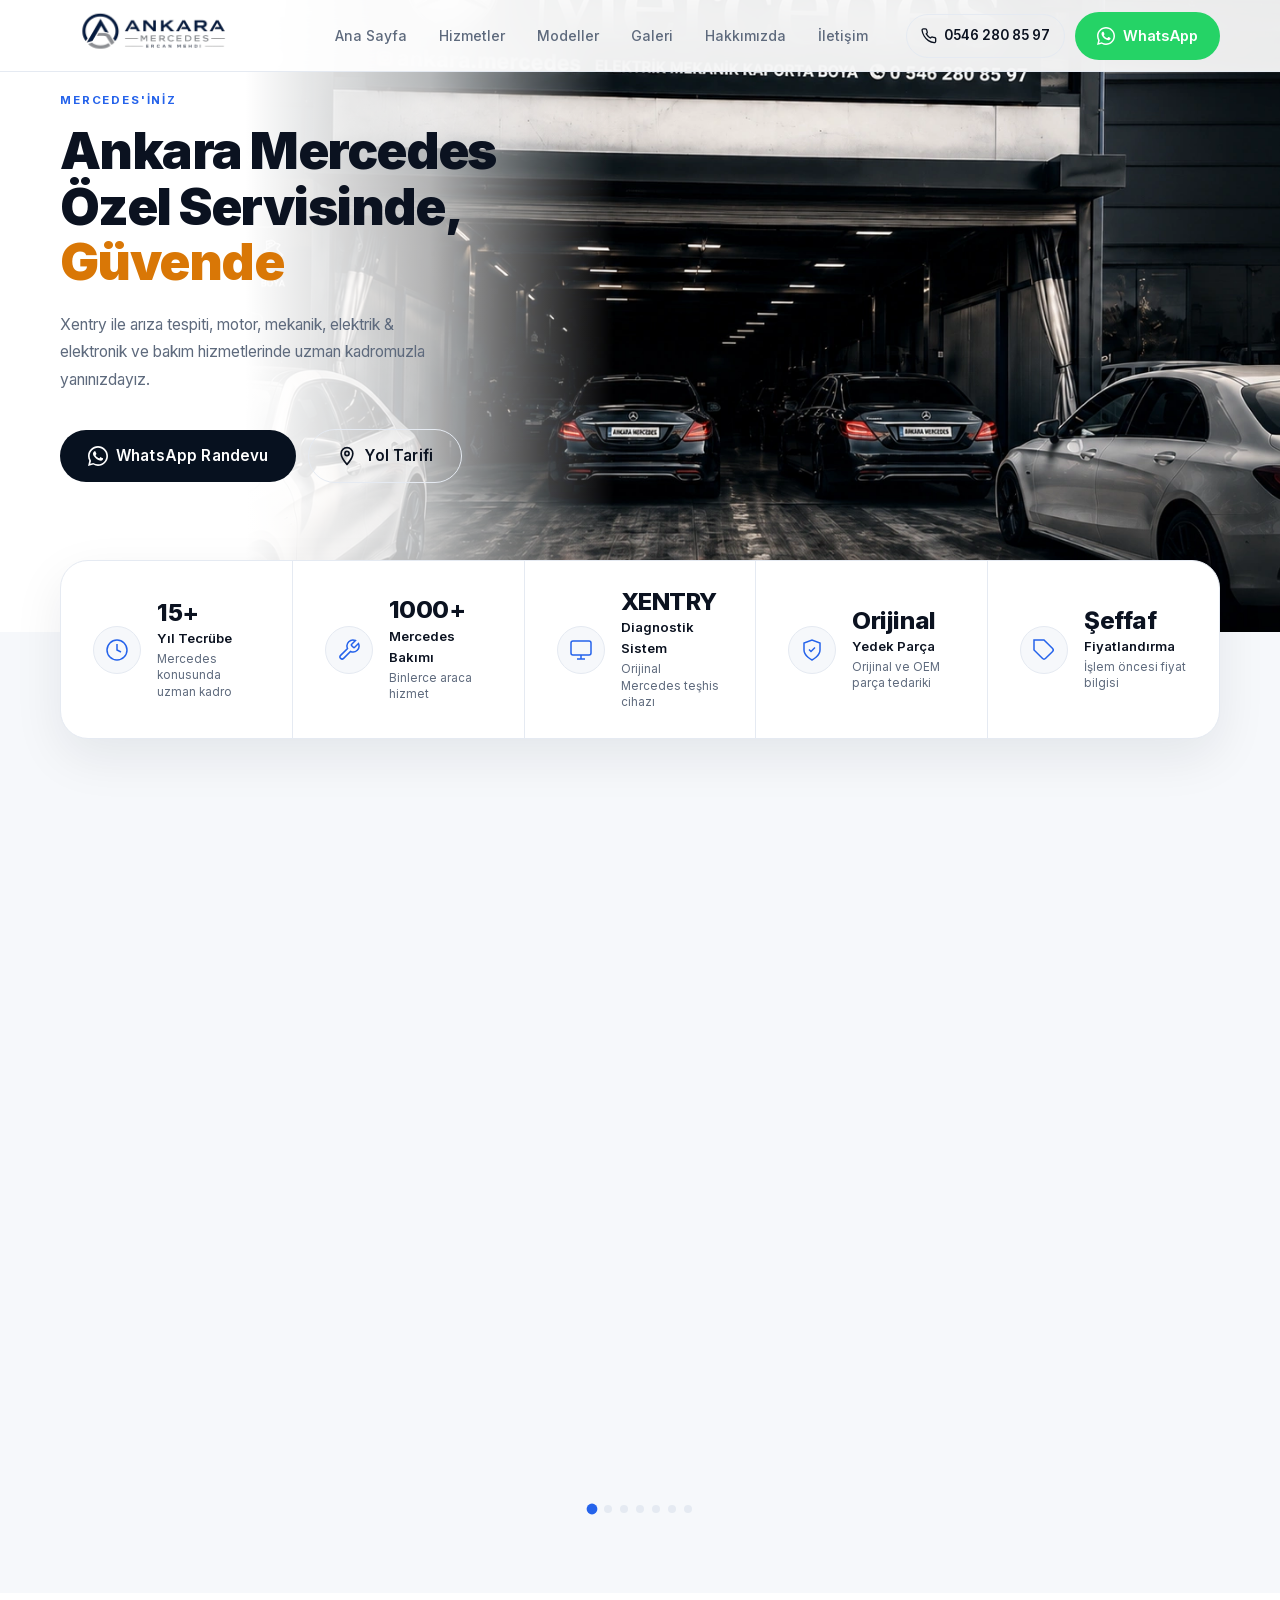
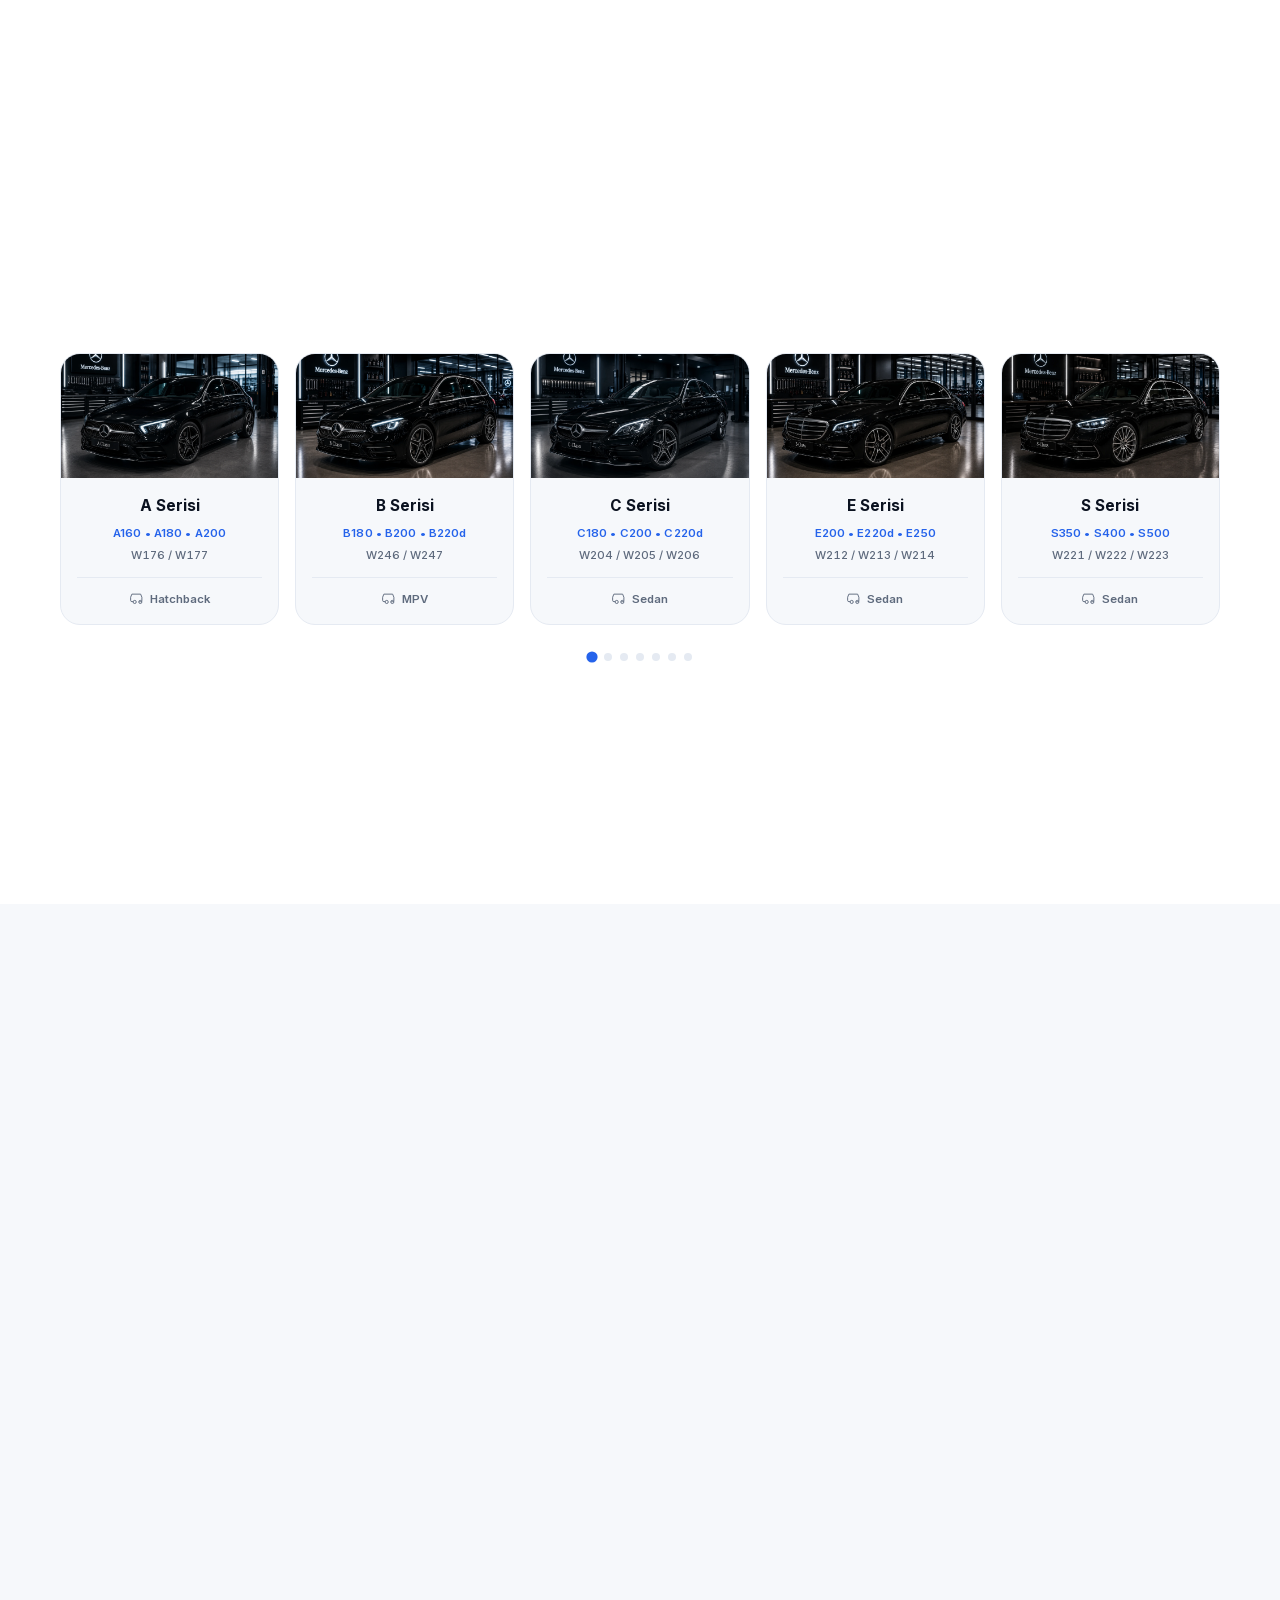
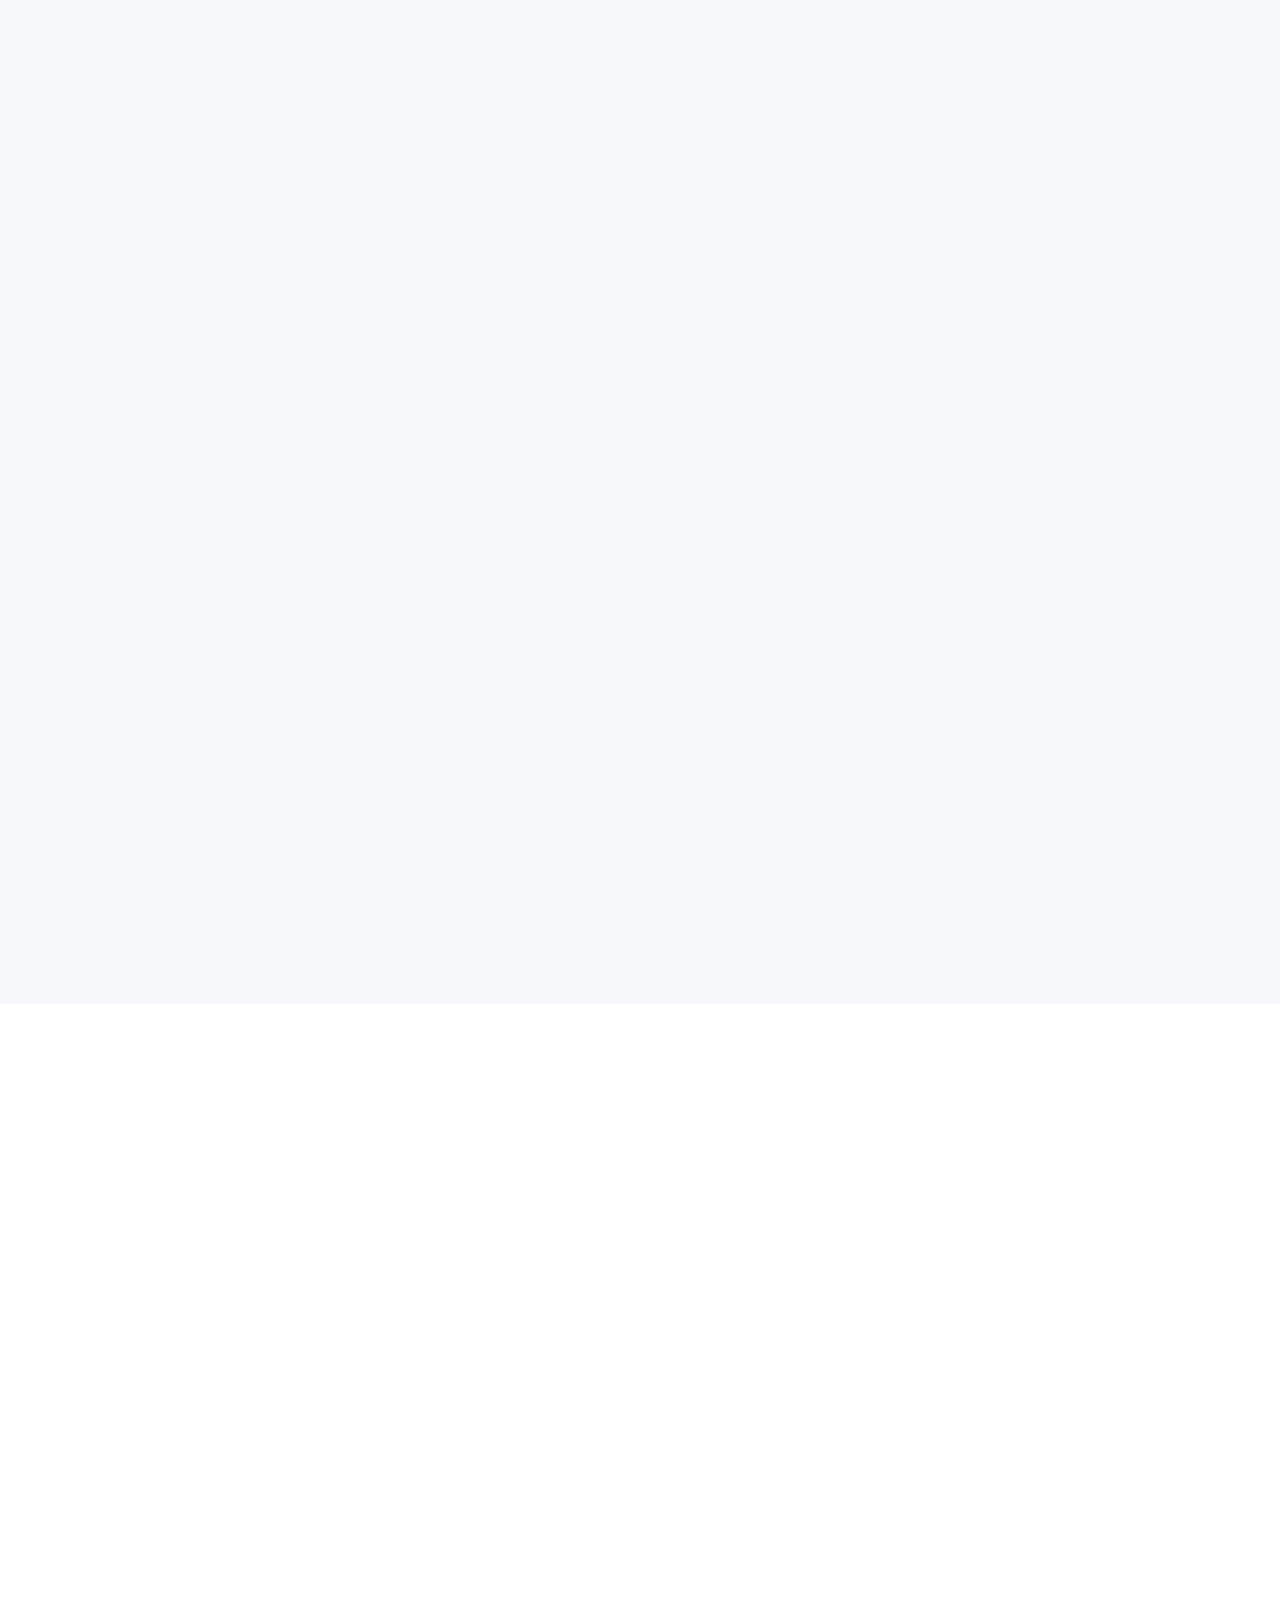
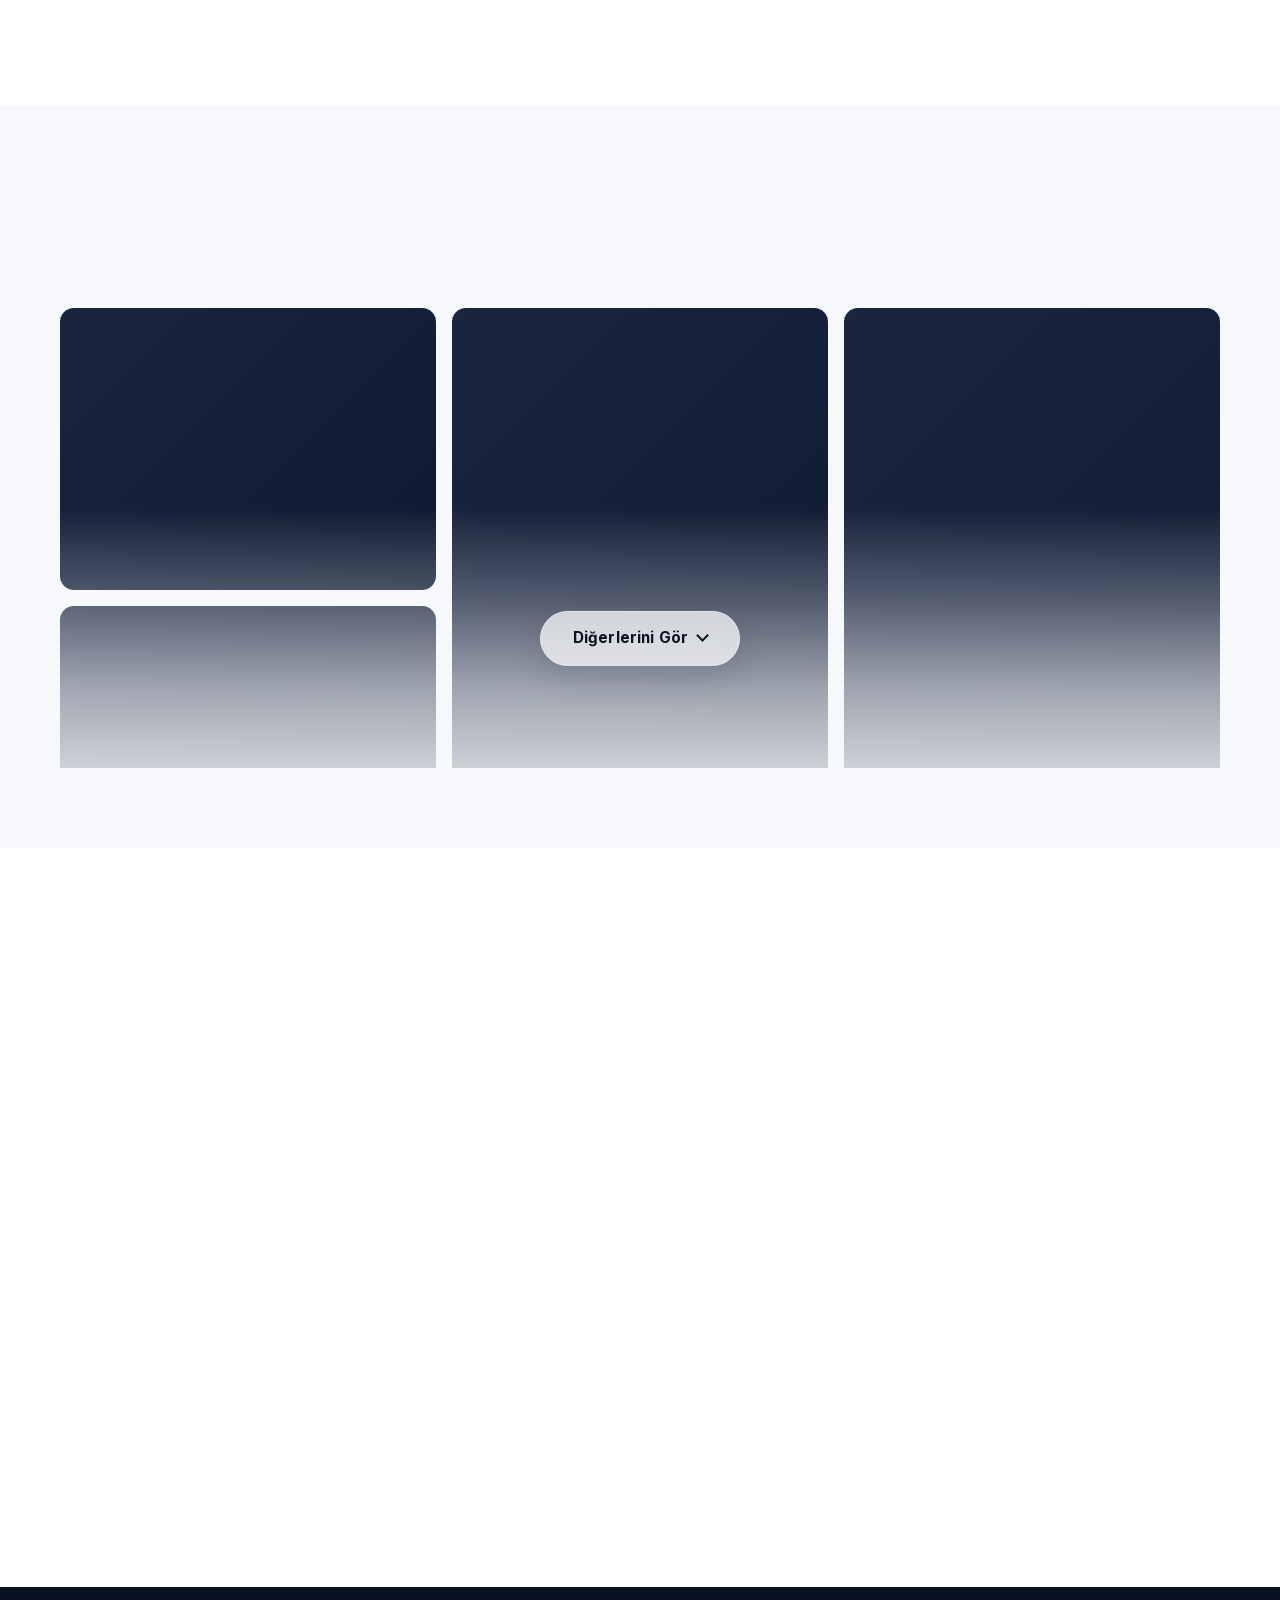
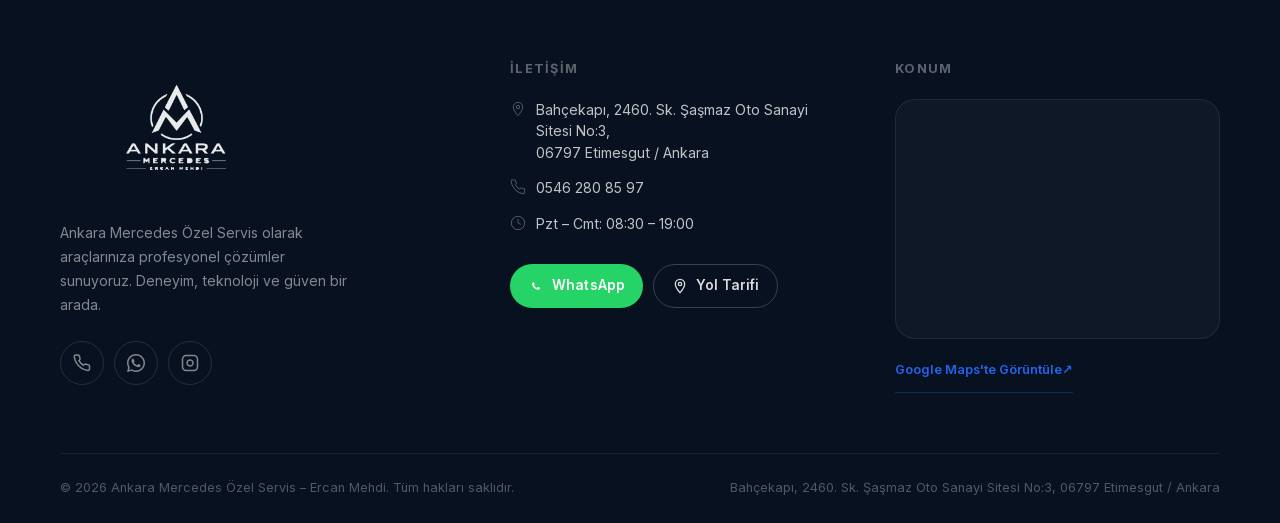
<file: index.html>
<!DOCTYPE html>
<html lang="tr">
<head>
  <meta charset="UTF-8">
  <meta name="viewport" content="width=device-width, initial-scale=1.0">
  <meta http-equiv="Content-Security-Policy" content="default-src 'self'; script-src 'self' https://static.cloudflareinsights.com; style-src 'self'; img-src 'self' data:; font-src 'self'; frame-src https://www.google.com https://maps.google.com; connect-src 'self' https://cloudflareinsights.com; object-src 'none'; base-uri 'self'; form-action 'self'; upgrade-insecure-requests">
  <meta name="referrer" content="strict-origin-when-cross-origin">
  <title>Ankara Mercedes | Ercan Mehdi – Şaşmaz Özel Servis</title>
  <meta name="description" content="Ankara Mercedes – Ercan Mehdi özel servis. Şaşmaz Oto Sanayi'nde Xentry, motor, elektrik-elektronik ve periyodik bakım. 15 yıllık deneyim, uzman kadro.">
  <meta name="keywords" content="Ankara Mercedes, Ankara Mercedes Servisi, Ankara Mercedes Ercan Mehdi, Ankara Mercedes Özel Servis, Mercedes Servisi Ankara, Şaşmaz Mercedes Servisi, Mercedes Xentry Ankara, Etimesgut Mercedes Servis">
  <meta name="author" content="Ankara Mercedes Özel Servis – Ercan Mehdi">
  <meta name="robots" content="index, follow">
  <meta name="googlebot" content="index, follow">
  <link rel="canonical" href="https://ankaramercedes.com.tr/">

  <!-- Open Graph -->
  <meta property="og:type" content="website">
  <meta property="og:url" content="https://ankaramercedes.com.tr/">
  <meta property="og:title" content="Ankara Mercedes | Ercan Mehdi – Şaşmaz Özel Servis">
  <meta property="og:description" content="Ankara Mercedes – Ercan Mehdi özel servis. Şaşmaz Oto Sanayi'nde Xentry, motor, elektrik-elektronik ve periyodik bakım. 15 yıllık deneyim.">
  <meta property="og:image" content="https://ankaramercedes.com.tr/assets/images/og-image.jpg">
  <meta property="og:image:width" content="1200">
  <meta property="og:image:height" content="630">
  <meta property="og:image:alt" content="Ankara Mercedes – Ercan Mehdi Özel Servis, Şaşmaz Etimesgut">
  <meta property="og:locale" content="tr_TR">
  <meta property="og:site_name" content="Ankara Mercedes Özel Servis">

  <!-- Twitter Card -->
  <meta name="twitter:card" content="summary_large_image">
  <meta name="twitter:title" content="Ankara Mercedes | Ercan Mehdi – Şaşmaz Özel Servis">
  <meta name="twitter:description" content="Ankara Mercedes – Ercan Mehdi özel servis. Şaşmaz'da Xentry, motor, elektrik-elektronik ve periyodik bakım.">
  <meta name="twitter:image" content="https://ankaramercedes.com.tr/assets/images/og-image.jpg">
  <meta name="twitter:image:alt" content="Ankara Mercedes – Ercan Mehdi Özel Servis, Şaşmaz Etimesgut">

  <!-- PWA -->
  <link rel="manifest" href="/manifest.webmanifest">
  <meta name="theme-color" content="#07111f">
  <link rel="icon" href="/favicon.ico" sizes="48x48">
  <link rel="icon" type="image/svg+xml" href="/assets/icons/favicon-v2.svg">
  <link rel="icon" type="image/png" sizes="192x192" href="/assets/icons/icon-192-v2.png">
  <link rel="apple-touch-icon" href="/assets/icons/apple-touch-icon-v2.png">

  <link rel="preload" href="./assets/fonts/inter-latin.woff2" as="font" type="font/woff2" crossorigin>
  <link rel="preload" href="./assets/fonts/inter-latin-ext.woff2" as="font" type="font/woff2" crossorigin>

  <link rel="stylesheet" href="./css/style.css?v=7">

  <script type="application/ld+json">
  {
    "@context": "https://schema.org",
    "@graph": [
      {
        "@type": ["LocalBusiness", "AutoRepair"],
        "@id": "https://ankaramercedes.com.tr/#business",
        "name": "Ankara Mercedes Özel Servis - Ercan Mehdi",
        "alternateName": ["Ankara Mercedes", "Ankara Mercedes Özel Servis", "Ankara Mercedes Ercan Mehdi", "Şaşmaz Mercedes Servisi", "Ercan Mehdi Mercedes"],
        "description": "Ankara Mercedes – Ercan Mehdi özel servis. Şaşmaz Oto Sanayi'nde Xentry, motor, mekanik, elektrik-elektronik ve periyodik bakım hizmetleri. 15 yıllık tecrübe ile uzman kadro.",
        "url": "https://ankaramercedes.com.tr",
        "telephone": "+905462808597",
        "image": "https://ankaramercedes.com.tr/assets/images/og-image.jpg",
        "priceRange": "$$",
        "currenciesAccepted": "TRY",
        "paymentAccepted": "Cash, Credit Card",
        "address": {
          "@type": "PostalAddress",
          "streetAddress": "Bahçekapı, 2460. Sk. Şaşmaz Oto Sanayi Sitesi No:3",
          "addressLocality": "Etimesgut",
          "addressRegion": "Ankara",
          "postalCode": "06797",
          "addressCountry": "TR"
        },
        "geo": {
          "@type": "GeoCoordinates",
          "latitude": "39.944353",
          "longitude": "32.7061976"
        },
        "hasMap": "https://www.google.com/maps?cid=12600511751899810106",
        "sameAs": [
          "https://www.instagram.com/ankara.mercedes",
          "https://www.google.com/maps?cid=12600511751899810106"
        ],
        "openingHoursSpecification": [
          {
            "@type": "OpeningHoursSpecification",
            "dayOfWeek": ["Monday","Tuesday","Wednesday","Thursday","Friday","Saturday"],
            "opens": "08:30",
            "closes": "19:00"
          }
        ],
        "areaServed": [
          {"@type": "City", "name": "Ankara"},
          {"@type": "AdministrativeArea", "name": "Etimesgut"},
          {"@type": "AdministrativeArea", "name": "Şaşmaz"}
        ],
        "knowsAbout": "Mercedes-Benz",
        "brand": {"@type": "Brand", "name": "Ankara Mercedes Özel Servis - Ercan Mehdi"},
        "foundingDate": "2009",
        "numberOfEmployees": {"@type": "QuantitativeValue", "value": "10"}
      },
      {
        "@type": "Service",
        "serviceType": "Mercedes Özel Servis",
        "provider": {"@id": "https://ankaramercedes.com.tr/#business"},
        "areaServed": "Ankara",
        "hasOfferCatalog": {
          "@type": "OfferCatalog",
          "name": "Mercedes Servis Hizmetleri",
          "itemListElement": [
            {"@type": "Offer", "itemOffered": {"@type": "Service", "name": "Xentry", "description": "Mercedes'e özel Xentry cihazı ile arıza tespiti ve kodlama"}},
            {"@type": "Offer", "itemOffered": {"@type": "Service", "name": "Motor Revizyon", "description": "Motor bakım, onarım ve revizyon işlemleri"}},
            {"@type": "Offer", "itemOffered": {"@type": "Service", "name": "Şanzıman Servisi", "description": "Otomatik ve manuel şanzıman bakım ve onarım"}},
            {"@type": "Offer", "itemOffered": {"@type": "Service", "name": "Elektrik ve Elektronik", "description": "Elektrik arızaları, beyin tamiri ve kodlama"}},
            {"@type": "Offer", "itemOffered": {"@type": "Service", "name": "Periyodik Bakım", "description": "Mercedes periyodik bakım hizmetleri"}},
            {"@type": "Offer", "itemOffered": {"@type": "Service", "name": "Klima Sistemleri", "description": "Klima gaz dolumu, kaçak tespiti ve bakım"}}
          ]
        }
      },
      {
        "@type": "FAQPage",
        "mainEntity": [
          {
            "@type": "Question",
            "name": "Ankara Mercedes Ercan Mehdi Özel Servisi nerede?",
            "acceptedAnswer": {"@type": "Answer", "text": "Ankara Mercedes – Ercan Mehdi, Ankara Şaşmaz Oto Sanayi Sitesi, Etimesgut'ta hizmet vermektedir. Adres: Bahçekapı, 2460. Sk. Şaşmaz Oto Sanayi Sitesi No:3, 06797 Etimesgut / Ankara."}
          },
          {
            "@type": "Question",
            "name": "Mercedes Xentry arıza tespiti nedir?",
            "acceptedAnswer": {"@type": "Answer", "text": "Mercedes Xentry, Mercedes-Benz tarafından geliştirilen orijinal teşhis sistemidir. Araçtaki arıza kodlarını okuma, elektronik sistem analizi, canlı veri görüntüleme, servis sıfırlama ve detaylı teşhis işlemleri için kullanılır. Ankara Mercedes Ercan Mehdi'de araçlarınıza orijinal Xentry cihazı ile profesyonel arıza tespiti hizmeti sunulmaktadır."}
          },
          {
            "@type": "Question",
            "name": "Hangi Mercedes araçlara servis hizmeti veriyorsunuz?",
            "acceptedAnswer": {"@type": "Answer", "text": "Ankara Mercedes Ercan Mehdi Özel Servis olarak A Serisi'nden S Serisi'ne, CLA, CLS, C, E, GLC, GLE, GLS, G Serisi, V Serisi ve AMG modelleri dahil birçok Mercedes-Benz araca bakım, arıza tespiti, mekanik onarım ve elektronik servis hizmeti sunuyoruz. Aracınızın modeli hakkında bilgi almak için bizimle iletişime geçebilirsiniz."}
          },
          {
            "@type": "Question",
            "name": "Servisiniz hafta sonu açık mı?",
            "acceptedAnswer": {"@type": "Answer", "text": "Evet, Pazartesi'den Cumartesi'ye 08:30-19:00 saatleri arasında hizmet veriyoruz."}
          },
          {
            "@type": "Question",
            "name": "Mercedes periyodik bakım kaç kilometrede bir yapılmalı?",
            "acceptedAnswer": {"@type": "Answer", "text": "Mercedes-Benz araçlarda periyodik bakım genellikle yılda bir kez ya da ortalama 15.000-20.000 km'de bir önerilir; aracınızın ASSYST servis göstergesi de bakım zamanını hatırlatır. Kullanım koşullarına ve modele göre bu aralık değişebilir. Aracınızın bakım zamanı için bizimle iletişime geçebilirsiniz."}
          },
          {
            "@type": "Question",
            "name": "Servise gelmeden önce randevu almam gerekiyor mu?",
            "acceptedAnswer": {"@type": "Answer", "text": "Randevu zorunlu değildir, ancak WhatsApp veya telefon üzerinden önceden randevu almanız bekleme sürenizi kısaltır ve aracınızla daha hızlı ilgilenmemizi sağlar. Yoğunluk durumuna göre size en uygun zamanı birlikte belirleriz."}
          }
        ]
      }
    ]
  }
  </script>
</head>
<body>

  <a href="#anasayfa" class="skip-link">İçeriğe atla</a>

  <!-- ===================== HEADER ===================== -->
  <header class="header" id="header">
    <div class="container">
      <div class="header__inner">

        <a href="./" class="header__logo" aria-label="Ankara Mercedes – Ana Sayfa">
          <img src="./assets/images/ankara-mercedes-logo-transparent.webp" alt="Ankara Mercedes – Ercan Mehdi Özel Servis" class="header__logo-img">
        </a>

        <nav class="header__nav" id="mainNav" aria-label="Ana Menü">
          <ul class="header__nav-list" role="list">
            <li><a href="#anasayfa" class="header__nav-link">Ana Sayfa</a></li>
            <li><a href="./hizmetler/" class="header__nav-link">Hizmetler</a></li>
            <li><a href="#modeller" class="header__nav-link">Modeller</a></li>
            <li><a href="#galeri" class="header__nav-link">Galeri</a></li>
            <li><a href="/hakkimizda/" class="header__nav-link">Hakkımızda</a></li>
            <li><a href="/iletisim/" class="header__nav-link">İletişim</a></li>
          </ul>
        </nav>

        <div class="header__actions">
          <a href="tel:+905462808597" class="header__phone" aria-label="Bizi Arayın: 0546 280 85 97">
            <svg width="16" height="16" viewBox="0 0 24 24" fill="none" stroke="currentColor" stroke-width="2" aria-hidden="true">
              <path d="M22 16.92v3a2 2 0 0 1-2.18 2 19.79 19.79 0 0 1-8.63-3.07A19.5 19.5 0 0 1 4.69 12a19.79 19.79 0 0 1-3.07-8.67A2 2 0 0 1 3.6 1.27h3a2 2 0 0 1 2 1.72c.127.96.361 1.903.7 2.81a2 2 0 0 1-.45 2.11L7.91 8.91a16 16 0 0 0 6.06 6.06l1.27-.91a2 2 0 0 1 2.11-.45c.907.339 1.85.573 2.81.7A2 2 0 0 1 22 16.92z"/>
            </svg>
            0546 280 85 97
          </a>
          <a href="https://wa.me/905462808597?text=Merhaba%2C%20randevu%20almak%20istiyorum." class="btn btn--whatsapp" target="_blank" rel="noopener noreferrer" aria-label="WhatsApp ile randevu alın">
            <svg width="18" height="18" viewBox="0 0 24 24" fill="currentColor" aria-hidden="true">
              <path d="M17.472 14.382c-.297-.149-1.758-.867-2.03-.967-.273-.099-.471-.148-.67.15-.197.297-.767.966-.94 1.164-.173.199-.347.223-.644.075-.297-.15-1.255-.463-2.39-1.475-.883-.788-1.48-1.761-1.653-2.059-.173-.297-.018-.458.13-.606.134-.133.298-.347.446-.52.149-.174.198-.298.298-.497.099-.198.05-.371-.025-.52-.075-.149-.669-1.612-.916-2.207-.242-.579-.487-.5-.669-.51-.173-.008-.371-.01-.57-.01-.198 0-.52.074-.792.372-.272.297-1.04 1.016-1.04 2.479 0 1.462 1.065 2.875 1.213 3.074.149.198 2.096 3.2 5.077 4.487.709.306 1.262.489 1.694.625.712.227 1.36.195 1.871.118.571-.085 1.758-.719 2.006-1.413.248-.694.248-1.289.173-1.413-.074-.124-.272-.198-.57-.347z"/>
              <path d="M12 0C5.373 0 0 5.373 0 12c0 2.122.555 4.112 1.524 5.84L.057 23.998l6.305-1.654A11.954 11.954 0 0 0 12 24c6.627 0 12-5.373 12-12S18.627 0 12 0zm0 22c-1.89 0-3.656-.518-5.176-1.42l-.371-.22-3.742.981.999-3.648-.242-.375A9.972 9.972 0 0 1 2 12C2 6.477 6.477 2 12 2s10 4.477 10 10-4.477 10-10 10z"/>
            </svg>
            <span class="btn__label">WhatsApp</span>
          </a>
          <button class="header__hamburger" id="hamburger" aria-label="Menüyü aç" aria-expanded="false" aria-controls="mainNav">
            <span></span><span></span><span></span>
          </button>
        </div>

      </div>
    </div>
  </header>

  <main>

    <!-- ===================== HERO ===================== -->
    <section class="hero" id="anasayfa" aria-label="Ana Sayfa Hero">
      <!-- Sağa yaslanmış tam zemin görsel -->
      <div class="hero__img-wrap" aria-hidden="true">
        <img
          src="./assets/images/hero/ankara-mercedes-banner.webp"
          alt=""
          class="hero__bg-img"
          width="1400" height="720"
          loading="eager"
          fetchpriority="high"
        >
        <!-- Yazı→görsel beyaz solma geçişi -->
        <div class="hero__img-fade"></div>
      </div>

      <div class="container">
        <div class="hero__inner-wrap">
        <div class="hero__content" data-reveal>
          <p class="hero__eyebrow">MERCEDES'İNİZ</p>
          <h1 class="hero__title">
            Ankara Mercedes Özel Servisinde,<br>
            <em class="hero__title-accent">Güvende</em>
          </h1>
          <p class="hero__desc">
            Xentry ile arıza tespiti, motor, mekanik, elektrik &amp; elektronik
            ve bakım hizmetlerinde uzman kadromuzla yanınızdayız.
          </p>
          <div class="hero__cta">
            <a href="https://wa.me/905462808597?text=Merhaba%2C%20randevu%20almak%20istiyorum." class="btn btn--dark btn--lg" target="_blank" rel="noopener noreferrer">
              <svg width="20" height="20" viewBox="0 0 24 24" fill="currentColor" aria-hidden="true">
                <path d="M17.472 14.382c-.297-.149-1.758-.867-2.03-.967-.273-.099-.471-.148-.67.15-.197.297-.767.966-.94 1.164-.173.199-.347.223-.644.075-.297-.15-1.255-.463-2.39-1.475-.883-.788-1.48-1.761-1.653-2.059-.173-.297-.018-.458.13-.606.134-.133.298-.347.446-.52.149-.174.198-.298.298-.497.099-.198.05-.371-.025-.52-.075-.149-.669-1.612-.916-2.207-.242-.579-.487-.5-.669-.51-.173-.008-.371-.01-.57-.01-.198 0-.52.074-.792.372-.272.297-1.04 1.016-1.04 2.479 0 1.462 1.065 2.875 1.213 3.074.149.198 2.096 3.2 5.077 4.487.709.306 1.262.489 1.694.625.712.227 1.36.195 1.871.118.571-.085 1.758-.719 2.006-1.413.248-.694.248-1.289.173-1.413-.074-.124-.272-.198-.57-.347z"/>
                <path d="M12 0C5.373 0 0 5.373 0 12c0 2.122.555 4.112 1.524 5.84L.057 23.998l6.305-1.654A11.954 11.954 0 0 0 12 24c6.627 0 12-5.373 12-12S18.627 0 12 0zm0 22c-1.89 0-3.656-.518-5.176-1.42l-.371-.22-3.742.981.999-3.648-.242-.375A9.972 9.972 0 0 1 2 12C2 6.477 6.477 2 12 2s10 4.477 10 10-4.477 10-10 10z"/>
              </svg>
              WhatsApp Randevu
            </a>
            <a href="https://maps.app.goo.gl/p7C96Zggog9EVyxc7" class="btn btn--outline btn--lg" target="_blank" rel="noopener noreferrer">
              <svg width="20" height="20" viewBox="0 0 24 24" fill="none" stroke="currentColor" stroke-width="2" aria-hidden="true">
                <path d="M12 2C8.13 2 5 5.13 5 9c0 5.25 7 13 7 13s7-7.75 7-13c0-3.87-3.13-7-7-7z"/>
                <circle cx="12" cy="9" r="2.5"/>
              </svg>
              Yol Tarifi
            </a>
          </div>
        </div>
        </div>
      </div>
    </section>

    <!-- ===================== STATS ===================== -->
    <section class="stats" aria-label="Servis İstatistikleri">
      <div class="container">
        <div class="stats__card" data-reveal>
          <div class="stats__item">
            <div class="stats__icon" aria-hidden="true">
              <svg width="24" height="24" viewBox="0 0 24 24" fill="none" stroke="currentColor" stroke-width="1.5">
                <circle cx="12" cy="12" r="10"/>
                <polyline points="12,6 12,12 16,14"/>
              </svg>
            </div>
            <div class="stats__body">
              <strong class="stats__num">15+</strong>
              <span class="stats__label">Yıl Tecrübe</span>
              <span class="stats__desc">Mercedes konusunda uzman kadro</span>
            </div>
          </div>
          <div class="stats__divider" aria-hidden="true"></div>
          <div class="stats__item">
            <div class="stats__icon" aria-hidden="true">
              <svg width="24" height="24" viewBox="0 0 24 24" fill="none" stroke="currentColor" stroke-width="1.5">
                <path d="M14.7 6.3a1 1 0 0 0 0 1.4l1.6 1.6a1 1 0 0 0 1.4 0l3.77-3.77a6 6 0 0 1-7.94 7.94l-6.91 6.91a2.12 2.12 0 0 1-3-3l6.91-6.91a6 6 0 0 1 7.94-7.94l-3.76 3.76z"/>
              </svg>
            </div>
            <div class="stats__body">
              <strong class="stats__num">1000+</strong>
              <span class="stats__label">Mercedes Bakımı</span>
              <span class="stats__desc">Binlerce araca hizmet</span>
            </div>
          </div>
          <div class="stats__divider" aria-hidden="true"></div>
          <div class="stats__item">
            <div class="stats__icon" aria-hidden="true">
              <svg width="24" height="24" viewBox="0 0 24 24" fill="none" stroke="currentColor" stroke-width="1.5">
                <rect x="2" y="3" width="20" height="14" rx="2"/>
                <path d="M8 21h8M12 17v4"/>
              </svg>
            </div>
            <div class="stats__body">
              <strong class="stats__num">XENTRY</strong>
              <span class="stats__label">Diagnostik Sistem</span>
              <span class="stats__desc">Orijinal Mercedes teşhis cihazı</span>
            </div>
          </div>
          <div class="stats__divider" aria-hidden="true"></div>
          <div class="stats__item">
            <div class="stats__icon" aria-hidden="true">
              <svg width="24" height="24" viewBox="0 0 24 24" fill="none" stroke="currentColor" stroke-width="1.5">
                <path d="M12 22s8-4 8-10V5l-8-3-8 3v7c0 6 8 10 8 10z"/>
                <polyline points="9,11.5 11,13.5 15,9.5"/>
              </svg>
            </div>
            <div class="stats__body">
              <strong class="stats__num">Orijinal</strong>
              <span class="stats__label">Yedek Parça</span>
              <span class="stats__desc">Orijinal ve OEM parça tedariki</span>
            </div>
          </div>
          <div class="stats__divider" aria-hidden="true"></div>
          <div class="stats__item">
            <div class="stats__icon" aria-hidden="true">
              <svg width="24" height="24" viewBox="0 0 24 24" fill="none" stroke="currentColor" stroke-width="1.5">
                <path d="M20.59 13.41l-7.17 7.17a2 2 0 0 1-2.83 0L2 12V2h10l8.59 8.59a2 2 0 0 1 0 2.82z"/>
                <line x1="7" y1="7" x2="7.01" y2="7"/>
              </svg>
            </div>
            <div class="stats__body">
              <strong class="stats__num">Şeffaf</strong>
              <span class="stats__label">Fiyatlandırma</span>
              <span class="stats__desc">İşlem öncesi fiyat bilgisi</span>
            </div>
          </div>
        </div>
      </div>
    </section>

    <!-- ===================== SERVICES ===================== -->
    <section class="services" id="hizmetlerimiz" aria-label="Hizmetlerimiz">
      <div class="container">
        <div class="section-header" data-reveal>
          <div>
            <p class="section-eyebrow">HİZMETLERİMİZ</p>
            <h2 class="section-title">Mercedes'iniz için<br>Profesyonel Çözümler</h2>
            <p class="section-lead">Ankara Mercedes servisi olarak arıza tespitinden motor revizyonuna kadar her işi işini bilen ustalarla, kendi atölyemizde yapıyoruz. Detaylar için hizmet başlıklarına göz atın.</p>
          </div>
          <a href="./hizmetler/" class="section-link">Tüm Hizmetler <span aria-hidden="true">→</span></a>
        </div>
        <div class="services__wrap">
          <div class="services__track" id="servicesTrack">

            <a class="service-card" href="./hizmetler/mercedes-xentry-ariza-tespiti-ankara/" data-reveal aria-label="Xentry — detaylı bilgi">
              <div class="service-card__media">
                <img src="./assets/images/services/service-star-diagnosis.webp" alt="Mercedes Xentry Ankara arıza tespiti" loading="lazy" width="340" height="210">
              </div>
              <div class="service-card__foot">
                <div class="service-card__badge" aria-hidden="true">
                  <svg width="18" height="18" viewBox="0 0 24 24" fill="none" stroke="currentColor" stroke-width="1.5"><circle cx="12" cy="12" r="3"/><path d="M12 1v4M12 19v4M4.22 4.22l2.83 2.83M16.95 16.95l2.83 2.83M1 12h4M19 12h4M4.22 19.78l2.83-2.83M16.95 7.05l2.83-2.83"/></svg>
                </div>
                <div class="service-card__body">
                  <h3 class="service-card__title">Xentry</h3>
                  <p class="service-card__desc">Mercedes'e özel Xentry cihazı ile arıza tespiti ve kodlama işlemleri.</p>
                  <span class="service-card__more">Detaylı bilgi <span aria-hidden="true">→</span></span>
                </div>
              </div>
            </a>

            <a class="service-card" href="./hizmetler/mercedes-motor-revizyon-ankara/" data-reveal aria-label="Motor Revizyon — detaylı bilgi">
              <div class="service-card__media">
                <img src="./assets/images/services/service-mercedes-engine-revision.webp" alt="Mercedes motor revizyon Ankara" loading="lazy" width="340" height="210">
              </div>
              <div class="service-card__foot">
                <div class="service-card__badge" aria-hidden="true">
                  <svg width="18" height="18" viewBox="0 0 24 24" fill="none" stroke="currentColor" stroke-width="1.5"><rect x="3" y="3" width="18" height="18" rx="3"/><path d="M9 9h6v6H9z"/><path d="M9 1v2M15 1v2M9 21v2M15 21v2M1 9h2M1 15h2M21 9h2M21 15h2"/></svg>
                </div>
                <div class="service-card__body">
                  <h3 class="service-card__title">Motor Revizyon</h3>
                  <p class="service-card__desc">Motor bakım, onarım ve revizyon işlemleri ile en yüksek performansa kavuşun.</p>
                  <span class="service-card__more">Detaylı bilgi <span aria-hidden="true">→</span></span>
                </div>
              </div>
            </a>

            <a class="service-card" href="./hizmetler/mercedes-sanziman-servisi-ankara/" data-reveal aria-label="Şanzıman Servisi — detaylı bilgi">
              <div class="service-card__media">
                <img src="./assets/images/services/service-mercedes-transmission.webp" alt="Mercedes şanzıman servisi Ankara" loading="lazy" width="340" height="210">
              </div>
              <div class="service-card__foot">
                <div class="service-card__badge" aria-hidden="true">
                  <svg width="18" height="18" viewBox="0 0 24 24" fill="none" stroke="currentColor" stroke-width="1.5"><circle cx="12" cy="12" r="3"/><path d="M19.07 4.93a10 10 0 0 1 0 14.14M4.93 4.93a10 10 0 0 0 0 14.14"/></svg>
                </div>
                <div class="service-card__body">
                  <h3 class="service-card__title">Şanzıman Servisi</h3>
                  <p class="service-card__desc">Otomatik ve manuel şanzıman bakım, onarım ve mekanik çözümleri.</p>
                  <span class="service-card__more">Detaylı bilgi <span aria-hidden="true">→</span></span>
                </div>
              </div>
            </a>

            <a class="service-card" href="./hizmetler/mercedes-elektrik-elektronik-ankara/" data-reveal aria-label="Elektrik ve Elektronik — detaylı bilgi">
              <div class="service-card__media">
                <img src="./assets/images/services/service-mercedes-electrical-electronics.webp" alt="Mercedes elektrik elektronik arıza Ankara" loading="lazy" width="340" height="210">
              </div>
              <div class="service-card__foot">
                <div class="service-card__badge" aria-hidden="true">
                  <svg width="18" height="18" viewBox="0 0 24 24" fill="none" stroke="currentColor" stroke-width="1.5"><polygon points="13,2 3,14 12,14 11,22 21,10 12,10"/></svg>
                </div>
                <div class="service-card__body">
                  <h3 class="service-card__title">Elektrik &amp; Elektronik</h3>
                  <p class="service-card__desc">Elektrik arızaları, beyin tamiri, kodlama ve elektronik sistem çözümleri.</p>
                  <span class="service-card__more">Detaylı bilgi <span aria-hidden="true">→</span></span>
                </div>
              </div>
            </a>

            <a class="service-card" href="./hizmetler/mercedes-periyodik-bakim-ankara/" data-reveal aria-label="Periyodik Bakım — detaylı bilgi">
              <div class="service-card__media">
                <img src="./assets/images/services/service-mercedes-periodic-maintenance.webp" alt="Mercedes periyodik bakım Ankara" loading="lazy" width="340" height="210">
              </div>
              <div class="service-card__foot">
                <div class="service-card__badge" aria-hidden="true">
                  <svg width="18" height="18" viewBox="0 0 24 24" fill="none" stroke="currentColor" stroke-width="1.5"><path d="M14.7 6.3a1 1 0 0 0 0 1.4l1.6 1.6a1 1 0 0 0 1.4 0l3.77-3.77a6 6 0 0 1-7.94 7.94l-6.91 6.91a2.12 2.12 0 0 1-3-3l6.91-6.91a6 6 0 0 1 7.94-7.94l-3.76 3.76z"/></svg>
                </div>
                <div class="service-card__body">
                  <h3 class="service-card__title">Periyodik Bakım</h3>
                  <p class="service-card__desc">Periyodik bakım ile aracınızın ömrünü uzatın, performansını koruyun.</p>
                  <span class="service-card__more">Detaylı bilgi <span aria-hidden="true">→</span></span>
                </div>
              </div>
            </a>

            <a class="service-card" href="./hizmetler/mercedes-klima-servisi-ankara/" data-reveal aria-label="Klima Sistemleri — detaylı bilgi">
              <div class="service-card__media">
                <img src="./assets/images/services/service-mercedes-ac-service.webp" alt="Mercedes klima servisi gaz dolumu Ankara" loading="lazy" width="340" height="210">
              </div>
              <div class="service-card__foot">
                <div class="service-card__badge" aria-hidden="true">
                  <svg width="18" height="18" viewBox="0 0 24 24" fill="none" stroke="currentColor" stroke-width="1.5"><path d="M12 2v20M2 12h20M4.93 4.93l14.14 14.14M19.07 4.93L4.93 19.07"/></svg>
                </div>
                <div class="service-card__body">
                  <h3 class="service-card__title">Klima Sistemleri</h3>
                  <p class="service-card__desc">Klima gaz dolumu, kaçak tespiti ve klima sistemleri bakım hizmetleri.</p>
                  <span class="service-card__more">Detaylı bilgi <span aria-hidden="true">→</span></span>
                </div>
              </div>
            </a>

            <a class="service-card" href="./hizmetler/mercedes-kaporta-boya-ankara/" data-reveal aria-label="Kaporta ve Boya — detaylı bilgi">
              <div class="service-card__media">
                <img src="./assets/images/services/service-mercedes-body-paint.webp" alt="Mercedes kaporta boya servisi Ankara Şaşmaz" loading="lazy" width="340" height="210">
              </div>
              <div class="service-card__foot">
                <div class="service-card__badge" aria-hidden="true">
                  <svg width="18" height="18" viewBox="0 0 24 24" fill="none" stroke="currentColor" stroke-width="1.5"><path d="M14.5 4.5l5 5L8 21H3v-5z"/><path d="M12 7l5 5"/><path d="M16 3l2-2 5 5-2 2"/></svg>
                </div>
                <div class="service-card__body">
                  <h3 class="service-card__title">Kaporta &amp; Boya</h3>
                  <p class="service-card__desc">Kaporta düzeltme, lokal boya ve profesyonel boya uygulamalarıyla aracınızı yenileyin.</p>
                  <span class="service-card__more">Detaylı bilgi <span aria-hidden="true">→</span></span>
                </div>
              </div>
            </a>

          </div>
          <div class="services__dots" id="servicesDots" role="group" aria-label="Hizmet sayfaları"></div>
        </div>
      </div>
    </section>

    <!-- ===================== MODELS ===================== -->
    <section class="models" id="modeller" aria-label="Hizmet Verilen Mercedes Modelleri">
      <div class="container">
        <div class="models__header" data-reveal>
          <div class="models__header-left">
            <p class="section-eyebrow">MODELLER</p>
            <h2 class="section-title">Hizmet Verdiğimiz<br>Mercedes Modelleri</h2>
            <p class="models__desc">A Serisi'nden G Serisi'ne, AMG ve hafif ticari araçlar dahil tüm Mercedes modellerine Ankara'da profesyonel servis hizmeti sunuyoruz.</p>
            <div class="models__tags" aria-label="Hizmet kategorileri">
              <span class="models__tag">Sedan</span>
              <span class="models__tag">Coupe</span>
              <span class="models__tag">SUV</span>
              <span class="models__tag">AMG</span>
              <span class="models__tag">Hafif Ticari</span>
            </div>
          </div>
        </div>
        <div class="models__wrap">
          <div class="models__track" id="modelsTrack">

            <article class="model-card">
              <div class="model-card__media">
                <img src="./assets/images/models/model-mercedes-a-class.webp" alt="Ankara Mercedes A Serisi Ercan Mehdi özel servis bakım ve onarım" loading="lazy" width="220" height="126">
              </div>
              <div class="model-card__body">
                <h3 class="model-card__name">A Serisi</h3>
                <p class="model-card__versions">A160 &bull; A180 &bull; A200</p>
                <p class="model-card__codes">W176 / W177</p>
                <p class="model-card__type">
                  <svg width="15" height="15" viewBox="0 0 24 24" fill="none" stroke="currentColor" stroke-width="1.5" aria-hidden="true"><path d="M5 17H3a2 2 0 0 1-2-2v-5l2-5h14l2 5v5a2 2 0 0 1-2 2h-2"/><circle cx="7.5" cy="17.5" r="2.5"/><circle cx="16.5" cy="17.5" r="2.5"/></svg>
                  Hatchback
                </p>
              </div>
            </article>

            <article class="model-card">
              <div class="model-card__media">
                <img src="./assets/images/models/model-mercedes-b-class.webp" alt="Mercedes B Serisi özel servis Ankara Şaşmaz bakım" loading="lazy" width="220" height="126">
              </div>
              <div class="model-card__body">
                <h3 class="model-card__name">B Serisi</h3>
                <p class="model-card__versions">B180 &bull; B200 &bull; B220d</p>
                <p class="model-card__codes">W246 / W247</p>
                <p class="model-card__type">
                  <svg width="15" height="15" viewBox="0 0 24 24" fill="none" stroke="currentColor" stroke-width="1.5" aria-hidden="true"><path d="M5 17H3a2 2 0 0 1-2-2v-5l2-5h14l2 5v5a2 2 0 0 1-2 2h-2"/><circle cx="7.5" cy="17.5" r="2.5"/><circle cx="16.5" cy="17.5" r="2.5"/></svg>
                  MPV
                </p>
              </div>
            </article>

            <article class="model-card">
              <div class="model-card__media">
                <img src="./assets/images/models/model-mercedes-c-class.webp" alt="Mercedes C Serisi Ankara özel servis Ercan Mehdi bakım onarım" loading="lazy" width="220" height="126">
              </div>
              <div class="model-card__body">
                <h3 class="model-card__name">C Serisi</h3>
                <p class="model-card__versions">C180 &bull; C200 &bull; C220d</p>
                <p class="model-card__codes">W204 / W205 / W206</p>
                <p class="model-card__type">
                  <svg width="15" height="15" viewBox="0 0 24 24" fill="none" stroke="currentColor" stroke-width="1.5" aria-hidden="true"><path d="M5 17H3a2 2 0 0 1-2-2v-5l2-5h14l2 5v5a2 2 0 0 1-2 2h-2"/><circle cx="7.5" cy="17.5" r="2.5"/><circle cx="16.5" cy="17.5" r="2.5"/></svg>
                  Sedan
                </p>
              </div>
            </article>

            <article class="model-card">
              <div class="model-card__media">
                <img src="./assets/images/models/model-mercedes-e-class.webp" alt="Mercedes E Serisi özel servis Ankara Şaşmaz Etimesgut" loading="lazy" width="220" height="126">
              </div>
              <div class="model-card__body">
                <h3 class="model-card__name">E Serisi</h3>
                <p class="model-card__versions">E200 &bull; E220d &bull; E250</p>
                <p class="model-card__codes">W212 / W213 / W214</p>
                <p class="model-card__type">
                  <svg width="15" height="15" viewBox="0 0 24 24" fill="none" stroke="currentColor" stroke-width="1.5" aria-hidden="true"><path d="M5 17H3a2 2 0 0 1-2-2v-5l2-5h14l2 5v5a2 2 0 0 1-2 2h-2"/><circle cx="7.5" cy="17.5" r="2.5"/><circle cx="16.5" cy="17.5" r="2.5"/></svg>
                  Sedan
                </p>
              </div>
            </article>

            <article class="model-card">
              <div class="model-card__media">
                <img src="./assets/images/models/model-mercedes-s-class.webp" alt="Mercedes S Serisi özel servis Ankara Mercedes bakım ve onarım" loading="lazy" width="220" height="126">
              </div>
              <div class="model-card__body">
                <h3 class="model-card__name">S Serisi</h3>
                <p class="model-card__versions">S350 &bull; S400 &bull; S500</p>
                <p class="model-card__codes">W221 / W222 / W223</p>
                <p class="model-card__type">
                  <svg width="15" height="15" viewBox="0 0 24 24" fill="none" stroke="currentColor" stroke-width="1.5" aria-hidden="true"><path d="M5 17H3a2 2 0 0 1-2-2v-5l2-5h14l2 5v5a2 2 0 0 1-2 2h-2"/><circle cx="7.5" cy="17.5" r="2.5"/><circle cx="16.5" cy="17.5" r="2.5"/></svg>
                  Sedan
                </p>
              </div>
            </article>

            <article class="model-card">
              <div class="model-card__media">
                <img src="./assets/images/models/model-mercedes-cla-class.webp" alt="Mercedes CLA Serisi bakım onarım Şaşmaz Mercedes servisi" loading="lazy" width="220" height="126">
              </div>
              <div class="model-card__body">
                <h3 class="model-card__name">CLA Serisi</h3>
                <p class="model-card__versions">CLA180 &bull; CLA200 &bull; CLA45 AMG</p>
                <p class="model-card__codes">C117 / C118</p>
                <p class="model-card__type">
                  <svg width="15" height="15" viewBox="0 0 24 24" fill="none" stroke="currentColor" stroke-width="1.5" aria-hidden="true"><path d="M5 17H3a2 2 0 0 1-2-2v-5l2-5h14l2 5v5a2 2 0 0 1-2 2h-2"/><circle cx="7.5" cy="17.5" r="2.5"/><circle cx="16.5" cy="17.5" r="2.5"/></svg>
                  Coupe
                </p>
              </div>
            </article>

            <article class="model-card">
              <div class="model-card__media">
                <img src="./assets/images/models/model-mercedes-g-class.webp" alt="Mercedes G Serisi G63 AMG bakım ve onarım Ankara Mercedes servisi" loading="lazy" width="220" height="126">
              </div>
              <div class="model-card__body">
                <h3 class="model-card__name">G Serisi</h3>
                <p class="model-card__versions">G350d &bull; G400d &bull; G63 AMG</p>
                <p class="model-card__codes">W463 / W464</p>
                <p class="model-card__type">
                  <svg width="15" height="15" viewBox="0 0 24 24" fill="none" stroke="currentColor" stroke-width="1.5" aria-hidden="true"><path d="M5 17H3a2 2 0 0 1-2-2v-5l2-5h14l2 5v5a2 2 0 0 1-2 2h-2"/><circle cx="7.5" cy="17.5" r="2.5"/><circle cx="16.5" cy="17.5" r="2.5"/></svg>
                  SUV
                </p>
              </div>
            </article>

          </div>
          <div class="models__dots" id="modelsDots" role="group" aria-label="Model seçimi"></div>
        </div>

        <!-- CTA Band -->
        <div class="models__cta-band" data-reveal>
          <div class="models__cta-icon" aria-hidden="true">
            <svg width="28" height="28" viewBox="0 0 24 24" fill="none" stroke="currentColor" stroke-width="1.5">
              <path d="M3 18v-6a9 9 0 0 1 18 0v6"/>
              <path d="M21 19a2 2 0 0 1-2 2h-1a2 2 0 0 1-2-2v-3a2 2 0 0 1 2-2h3z"/>
              <path d="M3 19a2 2 0 0 0 2 2h1a2 2 0 0 0 2-2v-3a2 2 0 0 0-2-2H3z"/>
            </svg>
          </div>
          <div class="models__cta-text">
            <h3 class="models__cta-title">Mercedes modelinizi listede göremediniz mi?</h3>
            <p class="models__cta-desc">A Serisi'nden Sprinter'a kadar tüm Mercedes modellerine profesyonel servis hizmeti veriyoruz.</p>
          </div>
          <div class="models__cta-actions">
            <div class="models__cta-action">
              <a href="https://wa.me/905462808597?text=Merhaba%2C%20arac%C4%B1m%20i%C3%A7in%20servis%20hizmeti%20hakk%C4%B1nda%20bilgi%20almak%20istiyorum." class="models__cta-btn models__cta-btn--primary" target="_blank" rel="noopener noreferrer">
                <svg width="16" height="16" viewBox="0 0 24 24" fill="currentColor" aria-hidden="true"><path d="M17.472 14.382c-.297-.149-1.758-.867-2.03-.967-.273-.099-.471-.148-.67.15-.197.297-.767.966-.94 1.164-.173.199-.347.223-.644.075-.297-.15-1.255-.463-2.39-1.475-.883-.788-1.48-1.761-1.653-2.059-.173-.297-.018-.458.13-.606.134-.133.298-.347.446-.52.149-.174.198-.298.298-.497.099-.198.05-.371-.025-.52-.075-.149-.669-1.612-.916-2.207-.242-.579-.487-.5-.669-.51-.173-.008-.371-.01-.57-.01-.198 0-.52.074-.792.372-.272.297-1.04 1.016-1.04 2.479 0 1.462 1.065 2.875 1.213 3.074.149.198 2.096 3.2 5.077 4.487.709.306 1.262.489 1.694.625.712.227 1.36.195 1.871.118.571-.085 1.758-.719 2.006-1.413.248-.694.248-1.289.173-1.413-.074-.124-.272-.198-.57-.347m-5.421 7.403h-.004a9.87 9.87 0 01-5.031-1.378l-.361-.214-3.741.982.998-3.648-.235-.374a9.86 9.86 0 01-1.51-5.26c.001-5.45 4.436-9.884 9.888-9.884 2.64 0 5.122 1.03 6.988 2.898a9.825 9.825 0 012.893 6.994c-.003 5.45-4.437 9.884-9.885 9.884m8.413-18.297A11.815 11.815 0 0012.05 0C5.495 0 .16 5.335.157 11.892c0 2.096.547 4.142 1.588 5.945L.057 24l6.305-1.654a11.882 11.882 0 005.683 1.448h.005c6.554 0 11.89-5.335 11.893-11.893a11.821 11.821 0 00-3.48-8.413z"/></svg>
                Aracımı Sor
              </a>
              <span class="models__cta-sub">WhatsApp'tan hızlıca yazın</span>
            </div>
            <div class="models__cta-action">
              <a href="tel:+905462808597" class="models__cta-btn models__cta-btn--outline">
                <svg width="16" height="16" viewBox="0 0 24 24" fill="none" stroke="currentColor" stroke-width="2" aria-hidden="true"><path d="M22 16.92v3a2 2 0 0 1-2.18 2 19.79 19.79 0 0 1-8.63-3.07A19.5 19.5 0 0 1 4.69 12 19.79 19.79 0 0 1 1.61 3.42 2 2 0 0 1 3.6 1.24h3a2 2 0 0 1 2 1.72 12.84 12.84 0 0 0 .7 2.81 2 2 0 0 1-.45 2.11L7.91 8.96a16 16 0 0 0 6.13 6.13l.96-.96a2 2 0 0 1 2.11-.45 12.84 12.84 0 0 0 2.81.7A2 2 0 0 1 22 16.92z"/></svg>
                0546 280 85 97
              </a>
              <span class="models__cta-sub">Hemen bizi arayın</span>
            </div>
          </div>
          <div class="models__cta-watermark" aria-hidden="true">
            <svg viewBox="0 0 100 100" fill="none">
              <circle cx="50" cy="50" r="46" stroke="currentColor" stroke-width="2"/>
              <circle cx="50" cy="50" r="30" stroke="currentColor" stroke-width="1.5"/>
              <path d="M50 8V50M50 50L84.6 71M50 50L15.4 71" stroke="currentColor" stroke-width="3.5" stroke-linecap="round" stroke-linejoin="round"/>
            </svg>
          </div>
        </div>

      </div>
    </section>

    <!-- ===================== ABOUT ===================== -->
    <section class="about" id="hakkimizda" aria-labelledby="about-title">
      <div class="container">
        <div class="about__card" data-reveal>
          <div class="about__content">
            <header class="about__header">
              <p class="about__eyebrow">MERCEDES ÖZEL SERVİS</p>
              <h2 class="about__title" id="about-title">Ankara'nın Güvenilir<br>Mercedes Uzmanı</h2>
              <p class="about__desc">Ankara Mercedes Ercan Mehdi olarak, Mercedes-Benz araçlar için bakım, onarım, arıza tespiti ve periyodik servis hizmetleri sunuyoruz. Şaşmaz'da bulunan servisimizde Xentry cihazları ve uzman teknik ekibimiz ile tüm Mercedes modellerine profesyonel çözümler üretiyoruz.</p>
            </header>

            <ul class="about__features" role="list">
              <li><span class="about__check" aria-hidden="true">✓</span> Mercedes bakım ve periyodik servis</li>
              <li><span class="about__check" aria-hidden="true">✓</span> Xentry ile arıza tespiti</li>
              <li><span class="about__check" aria-hidden="true">✓</span> Motor ve şanzıman uzmanlığı</li>
              <li><span class="about__check" aria-hidden="true">✓</span> Elektrik ve elektronik sistem onarımları</li>
              <li><span class="about__check" aria-hidden="true">✓</span> Orijinal kalite standartlarında hizmet</li>
            </ul>

            <dl class="about__stats" aria-label="Servis deneyimi ve teknik altyapı">
              <div class="about__stat"><dt>15+</dt><dd>Yıl Tecrübe</dd></div>
              <div class="about__stat"><dt>1000+</dt><dd>Mercedes Bakımı</dd></div>
              <div class="about__stat"><dt>XENTRY</dt><dd>Diagnostik Sistem</dd></div>
            </dl>

            <div class="about__actions">
              <a href="https://wa.me/905462808597?text=Merhaba%2C%20Mercedes%20arac%C4%B1m%20i%C3%A7in%20servis%20randevusu%20almak%20istiyorum." class="about__btn about__btn--primary" target="_blank" rel="noopener noreferrer">
                <svg width="18" height="18" viewBox="0 0 24 24" fill="currentColor" aria-hidden="true"><path d="M17.472 14.382c-.297-.149-1.758-.867-2.03-.967-.273-.099-.471-.148-.67.15-.197.297-.767.966-.94 1.164-.173.199-.347.223-.644.075-.297-.15-1.255-.463-2.39-1.475-.883-.788-1.48-1.761-1.653-2.059-.173-.297-.018-.458.13-.606.134-.133.298-.347.446-.52.149-.174.198-.298.298-.497.099-.198.05-.371-.025-.52-.075-.149-.669-1.612-.916-2.207-.242-.579-.487-.5-.669-.51-.173-.008-.371-.01-.57-.01-.198 0-.52.074-.792.372-.272.297-1.04 1.016-1.04 2.479 0 1.462 1.065 2.875 1.213 3.074.149.198 2.096 3.2 5.077 4.487.709.306 1.262.489 1.694.625.712.227 1.36.195 1.871.118.571-.085 1.758-.719 2.006-1.413.248-.694.248-1.289.173-1.413-.074-.124-.272-.198-.57-.347m-5.421 7.403h-.004a9.87 9.87 0 01-5.031-1.378l-.361-.214-3.741.982.998-3.648-.235-.374a9.86 9.86 0 01-1.51-5.26c.001-5.45 4.436-9.884 9.888-9.884 2.64 0 5.122 1.03 6.988 2.898a9.825 9.825 0 012.893 6.994c-.003 5.45-4.437 9.884-9.885 9.884m8.413-18.297A11.815 11.815 0 0012.05 0C5.495 0 .16 5.335.157 11.892c0 2.096.547 4.142 1.588 5.945L.057 24l6.305-1.654a11.882 11.882 0 005.683 1.448h.005c6.554 0 11.89-5.335 11.893-11.893a11.821 11.821 0 00-3.48-8.413z"/></svg>
                WhatsApp Randevu
              </a>
              <a href="https://maps.app.goo.gl/p7C96Zggog9EVyxc7" class="about__btn about__btn--secondary" target="_blank" rel="noopener noreferrer">
                <svg width="18" height="18" viewBox="0 0 24 24" fill="none" stroke="currentColor" stroke-width="2" aria-hidden="true"><path d="M12 2C8.13 2 5 5.13 5 9c0 5.25 7 13 7 13s7-7.75 7-13c0-3.87-3.13-7-7-7z"/><circle cx="12" cy="9" r="2.5"/></svg>
                Yol Tarifi
              </a>
            </div>
          </div>

          <figure class="about__visual">
            <img src="./assets/images/about/about-mercedes-service-workshop.webp" alt="Mercedes özel servis Ankara Şaşmaz atölyesinde beyaz Mercedes S Serisi" loading="lazy" decoding="async" width="1635" height="962">
            <figcaption class="about__visual-caption">
              <strong>Uzmanlık. Teknoloji. Güven.</strong>
            </figcaption>
          </figure>
        </div>
      </div>
    </section>

    <!-- ===================== WHY US ===================== -->
    <section class="why" id="neden-biz" aria-labelledby="why-title">
      <div class="container">
        <div class="section-header" data-reveal>
          <div>
            <p class="section-eyebrow">NEDEN BİZ</p>
            <h2 class="section-title" id="why-title">Neden Ankara Mercedes<br>Özel Servisi?</h2>
          </div>
        </div>
        <div class="why__card" data-reveal>
          <p class="why__lead">Ankara Mercedes Ercan Mehdi Özel Servis, Şaşmaz Oto Sanayi Sitesi'nde 15 yılı aşkın süredir yalnızca Mercedes-Benz araçlara hizmet veren bağımsız bir uzmanlık servisidir. Yetkili servis kalitesini, özel servisin fiyat avantajı ve kişisel ilgisiyle bir araya getiriyoruz.</p>

          <div class="why__grid">
            <article class="why__block">
              <h3 class="why__block-title">Mercedes Xentry ile Orijinal Arıza Tespiti</h3>
              <p>Mercedes-Benz'in kendi geliştirdiği Xentry teşhis sistemi ile aracınızın motor, şanzıman, elektronik ve konfor sistemlerini üretici standardında okuyor; arıza kodlarını, canlı verileri ve yazılım güncellemelerini profesyonelce yönetiyoruz. Böylece sorunu tahminle değil, veriyle çözüyoruz.</p>
            </article>
            <article class="why__block">
              <h3 class="why__block-title">15 Yıllık Mercedes Uzmanlığı</h3>
              <p>A Serisi'nden S Serisi'ne, CLA ve GLC'den G Serisi ve AMG modellerine kadar tüm Mercedes-Benz araçlarda motor revizyonu, şanzıman bakımı, elektrik-elektronik onarımı, periyodik bakım, klima ve kaporta-boya işlemlerini tek çatı altında yapıyoruz. Uzun yılların getirdiği tecrübe, ilk seferde doğru teşhis demektir.</p>
            </article>
            <article class="why__block">
              <h3 class="why__block-title">Ankara Genelinde Mercedes Servisi</h3>
              <p>Şaşmaz ve Etimesgut merkezli servisimize; Çankaya, Yenimahalle, Sincan, Keçiören ve Ankara'nın diğer semtlerinden kolayca ulaşabilirsiniz. Ankara'da Mercedes bakımı, arıza tespiti ve onarımı için güvenilir bir adres arıyorsanız, aracınızı gönül rahatlığıyla emanet edebilirsiniz.</p>
            </article>
            <article class="why__block">
              <h3 class="why__block-title">Şeffaflık ve Müşteri Memnuniyeti</h3>
              <p>Yapılacak işlemi önceden anlatıyor, aracınızın gerçekten ihtiyaç duyduğu bakımı uyguluyoruz. Binlerce Mercedes'e verdiğimiz hizmetin ardında dürüst yaklaşım ve kalıcı müşteri ilişkisi anlayışı var.</p>
            </article>
          </div>
        </div>
      </div>
    </section>

    <!-- ===================== REVIEWS ===================== -->
    <section class="reviews" aria-label="Müşteri Yorumları">
      <div class="container">
        <div class="section-header" data-reveal>
          <div>
            <p class="section-eyebrow">MÜŞTERİ YORUMLARI</p>
            <h2 class="section-title">Müşterilerimiz Ne Diyor?</h2>
          </div>
          <a href="https://maps.app.goo.gl/p7C96Zggog9EVyxc7" class="section-link" aria-label="Tüm Google yorumlarını gör" target="_blank" rel="noopener noreferrer">Tüm Yorumlar <span aria-hidden="true">→</span></a>
        </div>
        <div class="reviews__grid">
          <a href="https://maps.app.goo.gl/p7C96Zggog9EVyxc7" class="review-card" data-reveal target="_blank" rel="noopener noreferrer" aria-label="Cebrail Çökmen yorumunu Google Maps'te görüntüle">
            <div class="review-card__top">
              <span class="review-card__google" aria-label="Google'da paylaşıldı">
                <svg width="14" height="14" viewBox="0 0 24 24" aria-hidden="true"><path fill="#4285F4" d="M22.56 12.25c0-.78-.07-1.53-.2-2.25H12v4.26h5.92c-.26 1.37-1.04 2.53-2.21 3.31v2.77h3.57c2.08-1.92 3.28-4.74 3.28-8.09z"/><path fill="#34A853" d="M12 23c2.97 0 5.46-.98 7.28-2.66l-3.57-2.77c-.98.66-2.23 1.06-3.71 1.06-2.86 0-5.29-1.93-6.16-4.53H2.18v2.84C3.99 20.53 7.7 23 12 23z"/><path fill="#FBBC05" d="M5.84 14.09c-.22-.66-.35-1.36-.35-2.09s.13-1.43.35-2.09V7.07H2.18C1.43 8.55 1 10.22 1 12s.43 3.45 1.18 4.93l2.85-2.22.81-.62z"/><path fill="#EA4335" d="M12 5.38c1.62 0 3.06.56 4.21 1.64l3.15-3.15C17.45 2.09 14.97 1 12 1 7.7 1 3.99 3.47 2.18 7.07l3.66 2.84c.87-2.6 3.3-4.53 6.16-4.53z"/></svg>
                Google
              </span>
              <div class="review-card__stars" aria-label="5 yıldız üzerinden 5">
                <svg width="14" height="14" viewBox="0 0 20 20" fill="#f59e0b" aria-hidden="true"><path d="M9.049 2.927c.3-.921 1.603-.921 1.902 0l1.07 3.292a1 1 0 00.95.69h3.462c.969 0 1.371 1.24.588 1.81l-2.8 2.034a1 1 0 00-.364 1.118l1.07 3.292c.3.921-.755 1.688-1.54 1.118l-2.8-2.034a1 1 0 00-1.175 0l-2.8 2.034c-.784.57-1.838-.197-1.539-1.118l1.07-3.292a1 1 0 00-.364-1.118L2.98 8.72c-.783-.57-.38-1.81.588-1.81h3.461a1 1 0 00.951-.69l1.07-3.292z"/></svg>
                <svg width="14" height="14" viewBox="0 0 20 20" fill="#f59e0b" aria-hidden="true"><path d="M9.049 2.927c.3-.921 1.603-.921 1.902 0l1.07 3.292a1 1 0 00.95.69h3.462c.969 0 1.371 1.24.588 1.81l-2.8 2.034a1 1 0 00-.364 1.118l1.07 3.292c.3.921-.755 1.688-1.54 1.118l-2.8-2.034a1 1 0 00-1.175 0l-2.8 2.034c-.784.57-1.838-.197-1.539-1.118l1.07-3.292a1 1 0 00-.364-1.118L2.98 8.72c-.783-.57-.38-1.81.588-1.81h3.461a1 1 0 00.951-.69l1.07-3.292z"/></svg>
                <svg width="14" height="14" viewBox="0 0 20 20" fill="#f59e0b" aria-hidden="true"><path d="M9.049 2.927c.3-.921 1.603-.921 1.902 0l1.07 3.292a1 1 0 00.95.69h3.462c.969 0 1.371 1.24.588 1.81l-2.8 2.034a1 1 0 00-.364 1.118l1.07 3.292c.3.921-.755 1.688-1.54 1.118l-2.8-2.034a1 1 0 00-1.175 0l-2.8 2.034c-.784.57-1.838-.197-1.539-1.118l1.07-3.292a1 1 0 00-.364-1.118L2.98 8.72c-.783-.57-.38-1.81.588-1.81h3.461a1 1 0 00.951-.69l1.07-3.292z"/></svg>
                <svg width="14" height="14" viewBox="0 0 20 20" fill="#f59e0b" aria-hidden="true"><path d="M9.049 2.927c.3-.921 1.603-.921 1.902 0l1.07 3.292a1 1 0 00.95.69h3.462c.969 0 1.371 1.24.588 1.81l-2.8 2.034a1 1 0 00-.364 1.118l1.07 3.292c.3.921-.755 1.688-1.54 1.118l-2.8-2.034a1 1 0 00-1.175 0l-2.8 2.034c-.784.57-1.838-.197-1.539-1.118l1.07-3.292a1 1 0 00-.364-1.118L2.98 8.72c-.783-.57-.38-1.81.588-1.81h3.461a1 1 0 00.951-.69l1.07-3.292z"/></svg>
                <svg width="14" height="14" viewBox="0 0 20 20" fill="#f59e0b" aria-hidden="true"><path d="M9.049 2.927c.3-.921 1.603-.921 1.902 0l1.07 3.292a1 1 0 00.95.69h3.462c.969 0 1.371 1.24.588 1.81l-2.8 2.034a1 1 0 00-.364 1.118l1.07 3.292c.3.921-.755 1.688-1.54 1.118l-2.8-2.034a1 1 0 00-1.175 0l-2.8 2.034c-.784.57-1.838-.197-1.539-1.118l1.07-3.292a1 1 0 00-.364-1.118L2.98 8.72c-.783-.57-.38-1.81.588-1.81h3.461a1 1 0 00.951-.69l1.07-3.292z"/></svg>
              </div>
            </div>
            <p class="review-card__text">"Ercan usta işinin ehli, gözünüz kapalı güvenilecek biri."</p>
            <div class="review-card__author">
              <div class="review-card__avatar" aria-hidden="true">CÇ</div>
              <div class="review-card__meta">
                <span class="review-card__name">Cebrail Çökmen</span>
                <span class="review-card__date">8 ay önce</span>
              </div>
            </div>
          </a>
          <a href="https://maps.app.goo.gl/p7C96Zggog9EVyxc7" class="review-card" data-reveal target="_blank" rel="noopener noreferrer" aria-label="Kadir Demir yorumunu Google Maps'te görüntüle">
            <div class="review-card__top">
              <span class="review-card__google" aria-label="Google'da paylaşıldı">
                <svg width="14" height="14" viewBox="0 0 24 24" aria-hidden="true"><path fill="#4285F4" d="M22.56 12.25c0-.78-.07-1.53-.2-2.25H12v4.26h5.92c-.26 1.37-1.04 2.53-2.21 3.31v2.77h3.57c2.08-1.92 3.28-4.74 3.28-8.09z"/><path fill="#34A853" d="M12 23c2.97 0 5.46-.98 7.28-2.66l-3.57-2.77c-.98.66-2.23 1.06-3.71 1.06-2.86 0-5.29-1.93-6.16-4.53H2.18v2.84C3.99 20.53 7.7 23 12 23z"/><path fill="#FBBC05" d="M5.84 14.09c-.22-.66-.35-1.36-.35-2.09s.13-1.43.35-2.09V7.07H2.18C1.43 8.55 1 10.22 1 12s.43 3.45 1.18 4.93l2.85-2.22.81-.62z"/><path fill="#EA4335" d="M12 5.38c1.62 0 3.06.56 4.21 1.64l3.15-3.15C17.45 2.09 14.97 1 12 1 7.7 1 3.99 3.47 2.18 7.07l3.66 2.84c.87-2.6 3.3-4.53 6.16-4.53z"/></svg>
                Google
              </span>
              <div class="review-card__stars" aria-label="5 yıldız üzerinden 5">
                <svg width="14" height="14" viewBox="0 0 20 20" fill="#f59e0b" aria-hidden="true"><path d="M9.049 2.927c.3-.921 1.603-.921 1.902 0l1.07 3.292a1 1 0 00.95.69h3.462c.969 0 1.371 1.24.588 1.81l-2.8 2.034a1 1 0 00-.364 1.118l1.07 3.292c.3.921-.755 1.688-1.54 1.118l-2.8-2.034a1 1 0 00-1.175 0l-2.8 2.034c-.784.57-1.838-.197-1.539-1.118l1.07-3.292a1 1 0 00-.364-1.118L2.98 8.72c-.783-.57-.38-1.81.588-1.81h3.461a1 1 0 00.951-.69l1.07-3.292z"/></svg>
                <svg width="14" height="14" viewBox="0 0 20 20" fill="#f59e0b" aria-hidden="true"><path d="M9.049 2.927c.3-.921 1.603-.921 1.902 0l1.07 3.292a1 1 0 00.95.69h3.462c.969 0 1.371 1.24.588 1.81l-2.8 2.034a1 1 0 00-.364 1.118l1.07 3.292c.3.921-.755 1.688-1.54 1.118l-2.8-2.034a1 1 0 00-1.175 0l-2.8 2.034c-.784.57-1.838-.197-1.539-1.118l1.07-3.292a1 1 0 00-.364-1.118L2.98 8.72c-.783-.57-.38-1.81.588-1.81h3.461a1 1 0 00.951-.69l1.07-3.292z"/></svg>
                <svg width="14" height="14" viewBox="0 0 20 20" fill="#f59e0b" aria-hidden="true"><path d="M9.049 2.927c.3-.921 1.603-.921 1.902 0l1.07 3.292a1 1 0 00.95.69h3.462c.969 0 1.371 1.24.588 1.81l-2.8 2.034a1 1 0 00-.364 1.118l1.07 3.292c.3.921-.755 1.688-1.54 1.118l-2.8-2.034a1 1 0 00-1.175 0l-2.8 2.034c-.784.57-1.838-.197-1.539-1.118l1.07-3.292a1 1 0 00-.364-1.118L2.98 8.72c-.783-.57-.38-1.81.588-1.81h3.461a1 1 0 00.951-.69l1.07-3.292z"/></svg>
                <svg width="14" height="14" viewBox="0 0 20 20" fill="#f59e0b" aria-hidden="true"><path d="M9.049 2.927c.3-.921 1.603-.921 1.902 0l1.07 3.292a1 1 0 00.95.69h3.462c.969 0 1.371 1.24.588 1.81l-2.8 2.034a1 1 0 00-.364 1.118l1.07 3.292c.3.921-.755 1.688-1.54 1.118l-2.8-2.034a1 1 0 00-1.175 0l-2.8 2.034c-.784.57-1.838-.197-1.539-1.118l1.07-3.292a1 1 0 00-.364-1.118L2.98 8.72c-.783-.57-.38-1.81.588-1.81h3.461a1 1 0 00.951-.69l1.07-3.292z"/></svg>
                <svg width="14" height="14" viewBox="0 0 20 20" fill="#f59e0b" aria-hidden="true"><path d="M9.049 2.927c.3-.921 1.603-.921 1.902 0l1.07 3.292a1 1 0 00.95.69h3.462c.969 0 1.371 1.24.588 1.81l-2.8 2.034a1 1 0 00-.364 1.118l1.07 3.292c.3.921-.755 1.688-1.54 1.118l-2.8-2.034a1 1 0 00-1.175 0l-2.8 2.034c-.784.57-1.838-.197-1.539-1.118l1.07-3.292a1 1 0 00-.364-1.118L2.98 8.72c-.783-.57-.38-1.81.588-1.81h3.461a1 1 0 00.951-.69l1.07-3.292z"/></svg>
              </div>
            </div>
            <p class="review-card__text">"Mercedes E250 marka aracımın cam tavanından ses geliyordu, aracı bir gün içinde sesi kesti ve fiyat konusunda yardımcı oldu."</p>
            <div class="review-card__author">
              <div class="review-card__avatar" aria-hidden="true">KD</div>
              <div class="review-card__meta">
                <span class="review-card__name">Kadir Demir</span>
                <span class="review-card__date">2 yıl önce</span>
              </div>
            </div>
          </a>
          <a href="https://maps.app.goo.gl/p7C96Zggog9EVyxc7" class="review-card" data-reveal target="_blank" rel="noopener noreferrer" aria-label="Erdoğan Akuş yorumunu Google Maps'te görüntüle">
            <div class="review-card__top">
              <span class="review-card__google" aria-label="Google'da paylaşıldı">
                <svg width="14" height="14" viewBox="0 0 24 24" aria-hidden="true"><path fill="#4285F4" d="M22.56 12.25c0-.78-.07-1.53-.2-2.25H12v4.26h5.92c-.26 1.37-1.04 2.53-2.21 3.31v2.77h3.57c2.08-1.92 3.28-4.74 3.28-8.09z"/><path fill="#34A853" d="M12 23c2.97 0 5.46-.98 7.28-2.66l-3.57-2.77c-.98.66-2.23 1.06-3.71 1.06-2.86 0-5.29-1.93-6.16-4.53H2.18v2.84C3.99 20.53 7.7 23 12 23z"/><path fill="#FBBC05" d="M5.84 14.09c-.22-.66-.35-1.36-.35-2.09s.13-1.43.35-2.09V7.07H2.18C1.43 8.55 1 10.22 1 12s.43 3.45 1.18 4.93l2.85-2.22.81-.62z"/><path fill="#EA4335" d="M12 5.38c1.62 0 3.06.56 4.21 1.64l3.15-3.15C17.45 2.09 14.97 1 12 1 7.7 1 3.99 3.47 2.18 7.07l3.66 2.84c.87-2.6 3.3-4.53 6.16-4.53z"/></svg>
                Google
              </span>
              <div class="review-card__stars" aria-label="5 yıldız üzerinden 5">
                <svg width="14" height="14" viewBox="0 0 20 20" fill="#f59e0b" aria-hidden="true"><path d="M9.049 2.927c.3-.921 1.603-.921 1.902 0l1.07 3.292a1 1 0 00.95.69h3.462c.969 0 1.371 1.24.588 1.81l-2.8 2.034a1 1 0 00-.364 1.118l1.07 3.292c.3.921-.755 1.688-1.54 1.118l-2.8-2.034a1 1 0 00-1.175 0l-2.8 2.034c-.784.57-1.838-.197-1.539-1.118l1.07-3.292a1 1 0 00-.364-1.118L2.98 8.72c-.783-.57-.38-1.81.588-1.81h3.461a1 1 0 00.951-.69l1.07-3.292z"/></svg>
                <svg width="14" height="14" viewBox="0 0 20 20" fill="#f59e0b" aria-hidden="true"><path d="M9.049 2.927c.3-.921 1.603-.921 1.902 0l1.07 3.292a1 1 0 00.95.69h3.462c.969 0 1.371 1.24.588 1.81l-2.8 2.034a1 1 0 00-.364 1.118l1.07 3.292c.3.921-.755 1.688-1.54 1.118l-2.8-2.034a1 1 0 00-1.175 0l-2.8 2.034c-.784.57-1.838-.197-1.539-1.118l1.07-3.292a1 1 0 00-.364-1.118L2.98 8.72c-.783-.57-.38-1.81.588-1.81h3.461a1 1 0 00.951-.69l1.07-3.292z"/></svg>
                <svg width="14" height="14" viewBox="0 0 20 20" fill="#f59e0b" aria-hidden="true"><path d="M9.049 2.927c.3-.921 1.603-.921 1.902 0l1.07 3.292a1 1 0 00.95.69h3.462c.969 0 1.371 1.24.588 1.81l-2.8 2.034a1 1 0 00-.364 1.118l1.07 3.292c.3.921-.755 1.688-1.54 1.118l-2.8-2.034a1 1 0 00-1.175 0l-2.8 2.034c-.784.57-1.838-.197-1.539-1.118l1.07-3.292a1 1 0 00-.364-1.118L2.98 8.72c-.783-.57-.38-1.81.588-1.81h3.461a1 1 0 00.951-.69l1.07-3.292z"/></svg>
                <svg width="14" height="14" viewBox="0 0 20 20" fill="#f59e0b" aria-hidden="true"><path d="M9.049 2.927c.3-.921 1.603-.921 1.902 0l1.07 3.292a1 1 0 00.95.69h3.462c.969 0 1.371 1.24.588 1.81l-2.8 2.034a1 1 0 00-.364 1.118l1.07 3.292c.3.921-.755 1.688-1.54 1.118l-2.8-2.034a1 1 0 00-1.175 0l-2.8 2.034c-.784.57-1.838-.197-1.539-1.118l1.07-3.292a1 1 0 00-.364-1.118L2.98 8.72c-.783-.57-.38-1.81.588-1.81h3.461a1 1 0 00.951-.69l1.07-3.292z"/></svg>
                <svg width="14" height="14" viewBox="0 0 20 20" fill="#f59e0b" aria-hidden="true"><path d="M9.049 2.927c.3-.921 1.603-.921 1.902 0l1.07 3.292a1 1 0 00.95.69h3.462c.969 0 1.371 1.24.588 1.81l-2.8 2.034a1 1 0 00-.364 1.118l1.07 3.292c.3.921-.755 1.688-1.54 1.118l-2.8-2.034a1 1 0 00-1.175 0l-2.8 2.034c-.784.57-1.838-.197-1.539-1.118l1.07-3.292a1 1 0 00-.364-1.118L2.98 8.72c-.783-.57-.38-1.81.588-1.81h3.461a1 1 0 00.951-.69l1.07-3.292z"/></svg>
              </div>
            </div>
            <p class="review-card__text">"Çok deneyimli, tecrübeli personelleri ile birlikte güler yüzlü ve samimi. Teşekkür ederim."</p>
            <div class="review-card__author">
              <div class="review-card__avatar" aria-hidden="true">EA</div>
              <div class="review-card__meta">
                <span class="review-card__name">Erdoğan Akuş</span>
                <span class="review-card__date">bir yıl önce</span>
              </div>
            </div>
          </a>
          <a href="https://maps.app.goo.gl/p7C96Zggog9EVyxc7" class="review-card" data-reveal target="_blank" rel="noopener noreferrer" aria-label="Berat G. yorumunu Google Maps'te görüntüle">
            <div class="review-card__top">
              <span class="review-card__google" aria-label="Google'da paylaşıldı">
                <svg width="14" height="14" viewBox="0 0 24 24" aria-hidden="true"><path fill="#4285F4" d="M22.56 12.25c0-.78-.07-1.53-.2-2.25H12v4.26h5.92c-.26 1.37-1.04 2.53-2.21 3.31v2.77h3.57c2.08-1.92 3.28-4.74 3.28-8.09z"/><path fill="#34A853" d="M12 23c2.97 0 5.46-.98 7.28-2.66l-3.57-2.77c-.98.66-2.23 1.06-3.71 1.06-2.86 0-5.29-1.93-6.16-4.53H2.18v2.84C3.99 20.53 7.7 23 12 23z"/><path fill="#FBBC05" d="M5.84 14.09c-.22-.66-.35-1.36-.35-2.09s.13-1.43.35-2.09V7.07H2.18C1.43 8.55 1 10.22 1 12s.43 3.45 1.18 4.93l2.85-2.22.81-.62z"/><path fill="#EA4335" d="M12 5.38c1.62 0 3.06.56 4.21 1.64l3.15-3.15C17.45 2.09 14.97 1 12 1 7.7 1 3.99 3.47 2.18 7.07l3.66 2.84c.87-2.6 3.3-4.53 6.16-4.53z"/></svg>
                Google
              </span>
              <div class="review-card__stars" aria-label="5 yıldız üzerinden 5">
                <svg width="14" height="14" viewBox="0 0 20 20" fill="#f59e0b" aria-hidden="true"><path d="M9.049 2.927c.3-.921 1.603-.921 1.902 0l1.07 3.292a1 1 0 00.95.69h3.462c.969 0 1.371 1.24.588 1.81l-2.8 2.034a1 1 0 00-.364 1.118l1.07 3.292c.3.921-.755 1.688-1.54 1.118l-2.8-2.034a1 1 0 00-1.175 0l-2.8 2.034c-.784.57-1.838-.197-1.539-1.118l1.07-3.292a1 1 0 00-.364-1.118L2.98 8.72c-.783-.57-.38-1.81.588-1.81h3.461a1 1 0 00.951-.69l1.07-3.292z"/></svg>
                <svg width="14" height="14" viewBox="0 0 20 20" fill="#f59e0b" aria-hidden="true"><path d="M9.049 2.927c.3-.921 1.603-.921 1.902 0l1.07 3.292a1 1 0 00.95.69h3.462c.969 0 1.371 1.24.588 1.81l-2.8 2.034a1 1 0 00-.364 1.118l1.07 3.292c.3.921-.755 1.688-1.54 1.118l-2.8-2.034a1 1 0 00-1.175 0l-2.8 2.034c-.784.57-1.838-.197-1.539-1.118l1.07-3.292a1 1 0 00-.364-1.118L2.98 8.72c-.783-.57-.38-1.81.588-1.81h3.461a1 1 0 00.951-.69l1.07-3.292z"/></svg>
                <svg width="14" height="14" viewBox="0 0 20 20" fill="#f59e0b" aria-hidden="true"><path d="M9.049 2.927c.3-.921 1.603-.921 1.902 0l1.07 3.292a1 1 0 00.95.69h3.462c.969 0 1.371 1.24.588 1.81l-2.8 2.034a1 1 0 00-.364 1.118l1.07 3.292c.3.921-.755 1.688-1.54 1.118l-2.8-2.034a1 1 0 00-1.175 0l-2.8 2.034c-.784.57-1.838-.197-1.539-1.118l1.07-3.292a1 1 0 00-.364-1.118L2.98 8.72c-.783-.57-.38-1.81.588-1.81h3.461a1 1 0 00.951-.69l1.07-3.292z"/></svg>
                <svg width="14" height="14" viewBox="0 0 20 20" fill="#f59e0b" aria-hidden="true"><path d="M9.049 2.927c.3-.921 1.603-.921 1.902 0l1.07 3.292a1 1 0 00.95.69h3.462c.969 0 1.371 1.24.588 1.81l-2.8 2.034a1 1 0 00-.364 1.118l1.07 3.292c.3.921-.755 1.688-1.54 1.118l-2.8-2.034a1 1 0 00-1.175 0l-2.8 2.034c-.784.57-1.838-.197-1.539-1.118l1.07-3.292a1 1 0 00-.364-1.118L2.98 8.72c-.783-.57-.38-1.81.588-1.81h3.461a1 1 0 00.951-.69l1.07-3.292z"/></svg>
                <svg width="14" height="14" viewBox="0 0 20 20" fill="#f59e0b" aria-hidden="true"><path d="M9.049 2.927c.3-.921 1.603-.921 1.902 0l1.07 3.292a1 1 0 00.95.69h3.462c.969 0 1.371 1.24.588 1.81l-2.8 2.034a1 1 0 00-.364 1.118l1.07 3.292c.3.921-.755 1.688-1.54 1.118l-2.8-2.034a1 1 0 00-1.175 0l-2.8 2.034c-.784.57-1.838-.197-1.539-1.118l1.07-3.292a1 1 0 00-.364-1.118L2.98 8.72c-.783-.57-.38-1.81.588-1.81h3.461a1 1 0 00.951-.69l1.07-3.292z"/></svg>
              </div>
            </div>
            <p class="review-card__text">"E250 Coupe aracımızın tüm bakım ve onarım işlemleri için gönül rahatlığıyla Ercan Usta'yı tercih ediyoruz. Aracımıza kendi aracıymış gibi titizlikle ilgileniyor, her işi eksiksiz teslim ediyor. Ercan Usta ve Enes Usta hem işçilikleri hem dürüstlükleriyle güvenle aracınızı emanet edebileceğiniz esnaflardan. Herkese gönül rahatlığıyla tavsiye ediyorum."</p>
            <div class="review-card__author">
              <div class="review-card__avatar" aria-hidden="true">BG</div>
              <div class="review-card__meta">
                <span class="review-card__name">Berat G.</span>
                <span class="review-card__date">6 gün önce</span>
              </div>
            </div>
          </a>
        </div>
      </div>
    </section>

    <!-- ===================== GALLERY ===================== -->
    <section class="gallery" id="galeri" aria-label="Galeriden Kareler">
      <div class="container">
        <div class="section-header" data-reveal>
          <div>
            <p class="section-eyebrow">GALERİDEN KARELER</p>
            <h2 class="section-title">Servisimizden</h2>
          </div>
        </div>
        <div class="gallery__wrap is-collapsed" id="galeri-wrap">
        <div class="gallery__grid">
          <figure class="gallery__item">
            <img src="./assets/images/gallery/ankara-mercedes-servis-sasmaz-oto-sanayi-genel-gorunum.jpg" alt="Ankara Mercedes Özel Servis — Şaşmaz Oto Sanayi Sitesi'ndeki servis binası ve önündeki Mercedes araçlar" loading="lazy" width="1000" height="750">
          </figure>

          <figure class="gallery__item">
            <img src="./assets/images/gallery/mercedes-torpido-sokumu-elektrik-tesisat-onarimi.jpg" alt="Mercedes torpido söküldü, elektrik tesisatı ve kablo demeti onarımı yapılıyor" loading="lazy" width="1000" height="750">
          </figure>
          <figure class="gallery__item">
            <img src="./assets/images/gallery/mercedes-motor-ustu-bakim-teknisyen-ankara.jpg" alt="Ankara Mercedes servisinde teknisyen motor üstü bakım çalışması yapıyor" loading="lazy" width="563" height="1000">
          </figure>
          <figure class="gallery__item">
            <img src="./assets/images/gallery/ankara-mercedes-amg-servis-dis-cephe.jpg" alt="Ankara Mercedes servisi önünde Mercedes-AMG ve diğer Mercedes modelleri" loading="lazy" width="1000" height="750">
          </figure>
          <figure class="gallery__item">
            <img src="./assets/images/gallery/mercedes-s-serisi-kontrol-unitesi-degisimi.jpg" alt="Mercedes S serisi orta konsol söküldü, orijinal kontrol ünitesi değişimi yapılıyor" loading="lazy" width="750" height="1000">
          </figure>
          <figure class="gallery__item">
            <img src="./assets/images/gallery/mercedes-benz-orijinal-buji-degisimi-ankara.jpg" alt="Mercedes-Benz orijinal buji kutuları — Ankara serviste buji değişimi" loading="lazy" width="563" height="1000">
          </figure>
          <figure class="gallery__item">
            <img src="./assets/images/gallery/ankara-mercedes-ozel-servis-dis-cephe-arac-parki.jpg" alt="Ankara Mercedes Özel Servis dış cephesi ve servise gelen S serisi ile ML modelleri" loading="lazy" width="1000" height="750">
          </figure>
          <figure class="gallery__item">
            <img src="./assets/images/gallery/mercedes-panoramik-sunroof-tamiri-ankara.jpg" alt="Mercedes panoramik cam tavan söküldü, sunroof mekanizması onarımı" loading="lazy" width="750" height="1000">
          </figure>
          <figure class="gallery__item">
            <img src="./assets/images/gallery/mercedes-e-serisi-ic-konsol-multimedya-ekrani.jpg" alt="Mercedes E serisi iç konsol ve multimedya ekranı — bakım sonrası kontrol" loading="lazy" width="750" height="1000">
          </figure>

          <figure class="gallery__item">
            <img src="./assets/images/gallery/mercedes-motor-onarimi-yedek-parca-degisimi.jpg" alt="Mercedes motor onarımı — orijinal yedek parça değişimi sırasında teknisyen çalışması" loading="lazy" width="750" height="1000">
          </figure>
          <figure class="gallery__item">
            <img src="./assets/images/gallery/ankara-mercedes-servis-maybach-s-serisi-dis-cephe.jpg" alt="Ankara Mercedes servisi önünde Mercedes-Maybach ve yeni kasa S serisi" loading="lazy" width="1000" height="750">
          </figure>
          <figure class="gallery__item">
            <img src="./assets/images/gallery/mercedes-g-serisi-ic-mekan-elektronik-islem.jpg" alt="Mercedes G serisi iç mekân — dijital gösterge ve elektrik-elektronik işlemleri" loading="lazy" width="750" height="1000">
          </figure>
          <figure class="gallery__item">
            <img src="./assets/images/gallery/mercedes-motor-hava-emis-hortumu-degisimi.jpg" alt="Mercedes motor hava emiş hortumu değişimi — Ankara Mercedes özel servis" loading="lazy" width="563" height="1000">
          </figure>
          <figure class="gallery__item">
            <img src="./assets/images/gallery/ankara-mercedes-ozel-servis-etimesgut-dis-cephe.jpg" alt="Etimesgut Ankara Mercedes Özel Servis dış cephe ve servisteki Mercedes araçlar" loading="lazy" width="1000" height="750">
          </figure>
          <figure class="gallery__item">
            <img src="./assets/images/gallery/mercedes-e-serisi-multimedya-unitesi-degisimi.jpg" alt="Mercedes E serisi multimedya ünitesi ve komuta beyni değişimi" loading="lazy" width="750" height="1000">
          </figure>
          <figure class="gallery__item">
            <img src="./assets/images/gallery/mercedes-gla-servis-atolye-ankara.jpg" alt="Mercedes GLA modeli Ankara Mercedes servis atölyesinde bakımda" loading="lazy" width="563" height="1000">
          </figure>
          <figure class="gallery__item">
            <img src="./assets/images/gallery/mercedes-motor-supap-kapagi-bakimi.jpg" alt="Mercedes motor supap kapağı sökümü ve motor üstü bakım işlemi" loading="lazy" width="563" height="1000">
          </figure>
          <figure class="gallery__item">
            <img src="./assets/images/gallery/ankara-mercedes-servis-sasmaz-dis-cephe-aksam.jpg" alt="Şaşmaz Ankara Mercedes Özel Servis akşam saatlerinde dış cephe görünümü" loading="lazy" width="750" height="1000">
          </figure>
          <figure class="gallery__item">
            <img src="./assets/images/gallery/mercedes-s-serisi-konsol-sokumu-kablo-tesisati.jpg" alt="Mercedes S serisi konsol söküldü, kablo tesisatı ve modül kontrolü yapılıyor" loading="lazy" width="750" height="1000">
          </figure>
          <figure class="gallery__item">
            <img src="./assets/images/gallery/mercedes-g-serisi-servis-atolyesi-ankara.jpg" alt="Mercedes G serisi kaputu açık halde Ankara Mercedes servis atölyesinde" loading="lazy" width="464" height="832">
          </figure>
          <figure class="gallery__item">
            <img src="./assets/images/gallery/mercedes-kapi-doseme-sokumu-kaporta-servisi.jpg" alt="Mercedes kapı döşemesi söküldü — kaporta ve iç trim servisi Ankara" loading="lazy" width="464" height="832">
          </figure>
        </div>
          <button type="button" class="gallery__more" id="galeri-more" aria-expanded="false" aria-controls="galeri-wrap">
            <span class="gallery__more-label">
              <span class="gallery__more-text">Diğerlerini Gör</span>
              <span class="gallery__more-icon" aria-hidden="true"></span>
            </span>
          </button>
        </div>
      </div>
    </section>

    <!-- ===================== FAQ ===================== -->
    <section class="faq" id="sss" aria-labelledby="faq-title">
      <div class="container">
        <div class="section-header" data-reveal>
          <div>
            <p class="section-eyebrow">SIKÇA SORULAN SORULAR</p>
            <h2 class="section-title" id="faq-title">Merak Edilenler</h2>
          </div>
        </div>
        <div class="faq__list" data-reveal>
          <details class="faq__item">
            <summary class="faq__question">
              Ankara Mercedes Ercan Mehdi Özel Servisi nerede?
              <span class="faq__icon" aria-hidden="true"></span>
            </summary>
            <p class="faq__answer">Ankara Mercedes – Ercan Mehdi, Ankara Şaşmaz Oto Sanayi Sitesi, Etimesgut'ta hizmet vermektedir. Adres: Bahçekapı, 2460. Sk. Şaşmaz Oto Sanayi Sitesi No:3, 06797 Etimesgut / Ankara.</p>
          </details>
          <details class="faq__item">
            <summary class="faq__question">
              Mercedes Xentry arıza tespiti nedir?
              <span class="faq__icon" aria-hidden="true"></span>
            </summary>
            <p class="faq__answer">Mercedes Xentry, Mercedes-Benz tarafından geliştirilen orijinal teşhis sistemidir. Araçtaki arıza kodlarını okuma, elektronik sistem analizi, canlı veri görüntüleme, servis sıfırlama ve detaylı teşhis işlemleri için kullanılır. Ankara Mercedes Ercan Mehdi'de araçlarınıza orijinal Xentry cihazı ile profesyonel arıza tespiti hizmeti sunulmaktadır.</p>
          </details>
          <details class="faq__item">
            <summary class="faq__question">
              Hangi Mercedes araçlara servis hizmeti veriyorsunuz?
              <span class="faq__icon" aria-hidden="true"></span>
            </summary>
            <p class="faq__answer">Ankara Mercedes Ercan Mehdi Özel Servis olarak A Serisi'nden S Serisi'ne, CLA, CLS, C, E, GLC, GLE, GLS, G Serisi, V Serisi ve AMG modelleri dahil birçok Mercedes-Benz araca bakım, arıza tespiti, mekanik onarım ve elektronik servis hizmeti sunuyoruz. Aracınızın modeli hakkında bilgi almak için bizimle iletişime geçebilirsiniz.</p>
          </details>
          <details class="faq__item">
            <summary class="faq__question">
              Servisiniz hafta sonu açık mı?
              <span class="faq__icon" aria-hidden="true"></span>
            </summary>
            <p class="faq__answer">Evet, Pazartesi'den Cumartesi'ye 08:30-19:00 saatleri arasında hizmet veriyoruz.</p>
          </details>
          <details class="faq__item">
            <summary class="faq__question">
              Mercedes periyodik bakım kaç kilometrede bir yapılmalı?
              <span class="faq__icon" aria-hidden="true"></span>
            </summary>
            <p class="faq__answer">Mercedes-Benz araçlarda periyodik bakım genellikle yılda bir kez ya da ortalama 15.000-20.000 km'de bir önerilir; aracınızın ASSYST servis göstergesi de bakım zamanını hatırlatır. Kullanım koşullarına ve modele göre bu aralık değişebilir. Aracınızın bakım zamanı için bizimle iletişime geçebilirsiniz.</p>
          </details>
          <details class="faq__item">
            <summary class="faq__question">
              Servise gelmeden önce randevu almam gerekiyor mu?
              <span class="faq__icon" aria-hidden="true"></span>
            </summary>
            <p class="faq__answer">Randevu zorunlu değildir, ancak WhatsApp veya telefon üzerinden önceden randevu almanız bekleme sürenizi kısaltır ve aracınızla daha hızlı ilgilenmemizi sağlar. Yoğunluk durumuna göre size en uygun zamanı birlikte belirleriz.</p>
          </details>
        </div>
      </div>
    </section>

  </main>

  <!-- ===================== FOOTER ===================== -->
  <footer class="footer" id="iletisim" aria-label="İletişim Bilgileri ve Footer">
    <div class="container">
      <div class="footer__grid">

        <div class="footer__brand">
          <a href="./" class="footer__logo" aria-label="Ankara Mercedes – Ercan Mehdi">
            <span class="footer__logo-wrap">
              <img src="./assets/images/ankara-mercedes-footer-logo.webp" alt="Ankara Mercedes – Ercan Mehdi Özel Servis" class="footer__logo-img">
            </span>
          </a>
          <p class="footer__desc">Ankara Mercedes Özel Servis olarak araçlarınıza profesyonel çözümler sunuyoruz. Deneyim, teknoloji ve güven bir arada.</p>
          <div class="footer__social">
            <a href="tel:+905462808597" class="footer__social-link" aria-label="Bizi arayın: 0546 280 85 97">
              <svg width="18" height="18" viewBox="0 0 24 24" fill="none" stroke="currentColor" stroke-width="2" aria-hidden="true"><path d="M22 16.92v3a2 2 0 0 1-2.18 2 19.79 19.79 0 0 1-8.63-3.07A19.5 19.5 0 0 1 4.69 12a19.79 19.79 0 0 1-3.07-8.67A2 2 0 0 1 3.6 1.27h3a2 2 0 0 1 2 1.72c.127.96.361 1.903.7 2.81a2 2 0 0 1-.45 2.11L7.91 8.91a16 16 0 0 0 6.06 6.06l1.27-.91a2 2 0 0 1 2.11-.45c.907.339 1.85.573 2.81.7A2 2 0 0 1 22 16.92z"/></svg>
            </a>
            <a href="https://wa.me/905462808597" class="footer__social-link" aria-label="WhatsApp hattımız" target="_blank" rel="noopener noreferrer">
              <svg width="18" height="18" viewBox="0 0 24 24" fill="currentColor" aria-hidden="true"><path d="M17.472 14.382c-.297-.149-1.758-.867-2.03-.967-.273-.099-.471-.148-.67.15-.197.297-.767.966-.94 1.164-.173.199-.347.223-.644.075-.297-.15-1.255-.463-2.39-1.475-.883-.788-1.48-1.761-1.653-2.059-.173-.297-.018-.458.13-.606.134-.133.298-.347.446-.52.149-.174.198-.298.298-.497.099-.198.05-.371-.025-.52-.075-.149-.669-1.612-.916-2.207-.242-.579-.487-.5-.669-.51-.173-.008-.371-.01-.57-.01-.198 0-.52.074-.792.372-.272.297-1.04 1.016-1.04 2.479 0 1.462 1.065 2.875 1.213 3.074.149.198 2.096 3.2 5.077 4.487.709.306 1.262.489 1.694.625.712.227 1.36.195 1.871.118.571-.085 1.758-.719 2.006-1.413.248-.694.248-1.289.173-1.413-.074-.124-.272-.198-.57-.347z"/><path d="M12 0C5.373 0 0 5.373 0 12c0 2.122.555 4.112 1.524 5.84L.057 23.998l6.305-1.654A11.954 11.954 0 0 0 12 24c6.627 0 12-5.373 12-12S18.627 0 12 0zm0 22c-1.89 0-3.656-.518-5.176-1.42l-.371-.22-3.742.981.999-3.648-.242-.375A9.972 9.972 0 0 1 2 12C2 6.477 6.477 2 12 2s10 4.477 10 10-4.477 10-10 10z"/></svg>
            </a>
            <a href="https://www.instagram.com/ankara.mercedes" class="footer__social-link" aria-label="Instagram hesabımız" target="_blank" rel="noopener noreferrer">
              <svg width="18" height="18" viewBox="0 0 24 24" fill="none" stroke="currentColor" stroke-width="2" aria-hidden="true"><rect x="2" y="2" width="20" height="20" rx="5" ry="5"/><path d="M16 11.37A4 4 0 1 1 12.63 8 4 4 0 0 1 16 11.37z"/><line x1="17.5" y1="6.5" x2="17.51" y2="6.5"/></svg>
            </a>
          </div>
        </div>

        <div class="footer__contact">
          <h3 class="footer__heading">İletişim</h3>
          <ul class="footer__info" role="list">
            <li>
              <svg width="16" height="16" viewBox="0 0 24 24" fill="none" stroke="currentColor" stroke-width="1.5" aria-hidden="true"><path d="M12 2C8.13 2 5 5.13 5 9c0 5.25 7 13 7 13s7-7.75 7-13c0-3.87-3.13-7-7-7z"/><circle cx="12" cy="9" r="2.5"/></svg>
              <address>Bahçekapı, 2460. Sk. Şaşmaz Oto Sanayi Sitesi No:3,<br>06797 Etimesgut / Ankara</address>
            </li>
            <li>
              <svg width="16" height="16" viewBox="0 0 24 24" fill="none" stroke="currentColor" stroke-width="1.5" aria-hidden="true"><path d="M22 16.92v3a2 2 0 0 1-2.18 2 19.79 19.79 0 0 1-8.63-3.07A19.5 19.5 0 0 1 4.69 12a19.79 19.79 0 0 1-3.07-8.67A2 2 0 0 1 3.6 1.27h3a2 2 0 0 1 2 1.72c.127.96.361 1.903.7 2.81a2 2 0 0 1-.45 2.11L7.91 8.91a16 16 0 0 0 6.06 6.06l1.27-.91a2 2 0 0 1 2.11-.45c.907.339 1.85.573 2.81.7A2 2 0 0 1 22 16.92z"/></svg>
              <a href="tel:+905462808597">0546 280 85 97</a>
            </li>
            <li>
              <svg width="16" height="16" viewBox="0 0 24 24" fill="none" stroke="currentColor" stroke-width="1.5" aria-hidden="true"><circle cx="12" cy="12" r="10"/><polyline points="12,6 12,12 16,14"/></svg>
              <span>Pzt – Cmt: 08:30 – 19:00</span>
            </li>
          </ul>
          <div class="footer__btns">
            <a href="https://wa.me/905462808597?text=Merhaba%2C%20randevu%20almak%20istiyorum." class="btn btn--whatsapp btn--sm" target="_blank" rel="noopener noreferrer">
              <svg width="16" height="16" viewBox="0 0 24 24" fill="currentColor" aria-hidden="true"><path d="M17.472 14.382c-.297-.149-1.758-.867-2.03-.967-.273-.099-.471-.148-.67.15-.197.297-.767.966-.94 1.164-.173.199-.347.223-.644.075-.297-.15-1.255-.463-2.39-1.475-.883-.788-1.48-1.761-1.653-2.059-.173-.297-.018-.458.13-.606.134-.133.298-.347.446-.52.149-.174.198-.298.298-.497.099-.198.05-.371-.025-.52-.075-.149-.669-1.612-.916-2.207-.242-.579-.487-.5-.669-.51-.173-.008-.371-.01-.57-.01-.198 0-.52.074-.792.372-.272.297-1.04 1.016-1.04 2.479 0 1.462 1.065 2.875 1.213 3.074.149.198 2.096 3.2 5.077 4.487.709.306 1.262.489 1.694.625.712.227 1.36.195 1.871.118.571-.085 1.758-.719 2.006-1.413.248-.694.248-1.289.173-1.413z"/></svg>
              WhatsApp
            </a>
            <a href="https://maps.app.goo.gl/p7C96Zggog9EVyxc7" class="btn btn--outline-light btn--sm" target="_blank" rel="noopener noreferrer">
              <svg width="16" height="16" viewBox="0 0 24 24" fill="none" stroke="currentColor" stroke-width="2" aria-hidden="true"><path d="M12 2C8.13 2 5 5.13 5 9c0 5.25 7 13 7 13s7-7.75 7-13c0-3.87-3.13-7-7-7z"/><circle cx="12" cy="9" r="2.5"/></svg>
              Yol Tarifi
            </a>
          </div>
        </div>

        <div class="footer__map-col">
          <h3 class="footer__heading">Konum</h3>
          <div class="footer__map-preview">
            <iframe
              src="https://www.google.com/maps?q=Ankara+Mercedes+%C3%96zel+Servis+-+Ercan+Mehdi&amp;ll=39.944353,32.7061976&amp;z=17&amp;output=embed"
              title="Ankara Mercedes – Ercan Mehdi Google Maps konumu"
              loading="lazy"
              referrerpolicy="no-referrer-when-downgrade"
              allowfullscreen>
            </iframe>
          </div>
          <a href="https://maps.app.goo.gl/p7C96Zggog9EVyxc7" class="footer__map-link" target="_blank" rel="noopener noreferrer">
            Google Maps'te Görüntüle <span aria-hidden="true">↗</span>
          </a>
        </div>

      </div>

      <div class="footer__bottom">
        <p>© 2026 Ankara Mercedes Özel Servis – Ercan Mehdi. Tüm hakları saklıdır.</p>
        <p class="footer__bottom-loc">Bahçekapı, 2460. Sk. Şaşmaz Oto Sanayi Sitesi No:3, 06797 Etimesgut / Ankara</p>
      </div>
    </div>
  </footer>

  <a href="https://wa.me/905462808597?text=Merhaba%2C%20Mercedes%20arac%C4%B1m%20i%C3%A7in%20servis%20randevusu%20almak%20istiyorum."
     class="floating-whatsapp"
     target="_blank"
     rel="noopener noreferrer"
     aria-label="WhatsApp ile servis randevusu alın">
    <svg width="24" height="24" viewBox="0 0 24 24" fill="currentColor" aria-hidden="true"><path d="M17.472 14.382c-.297-.149-1.758-.867-2.03-.967-.273-.099-.471-.148-.67.15-.197.297-.767.966-.94 1.164-.173.199-.347.223-.644.075-.297-.15-1.255-.463-2.39-1.475-.883-.788-1.48-1.761-1.653-2.059-.173-.297-.018-.458.13-.606.134-.133.298-.347.446-.52.149-.174.198-.298.298-.497.099-.198.05-.371-.025-.52-.075-.149-.669-1.612-.916-2.207-.242-.579-.487-.5-.669-.51-.173-.008-.371-.01-.57-.01-.198 0-.52.074-.792.372-.272.297-1.04 1.016-1.04 2.479 0 1.462 1.065 2.875 1.213 3.074.149.198 2.096 3.2 5.077 4.487.709.306 1.262.489 1.694.625.712.227 1.36.195 1.871.118.571-.085 1.758-.719 2.006-1.413.248-.694.248-1.289.173-1.413-.074-.124-.272-.198-.57-.347m-5.421 7.403h-.004a9.87 9.87 0 01-5.031-1.378l-.361-.214-3.741.982.998-3.648-.235-.374a9.86 9.86 0 01-1.51-5.26c.001-5.45 4.436-9.884 9.888-9.884 2.64 0 5.122 1.03 6.988 2.898a9.825 9.825 0 012.893 6.994c-.003 5.45-4.437 9.884-9.885 9.884m8.413-18.297A11.815 11.815 0 0012.05 0C5.495 0 .16 5.335.157 11.892c0 2.096.547 4.142 1.588 5.945L.057 24l6.305-1.654a11.882 11.882 0 005.683 1.448h.005c6.554 0 11.89-5.335 11.893-11.893a11.821 11.821 0 00-3.48-8.413z"/></svg>
  </a>

  <script src="./js/main.js?v=6"></script>
</body>
</html>
</file>
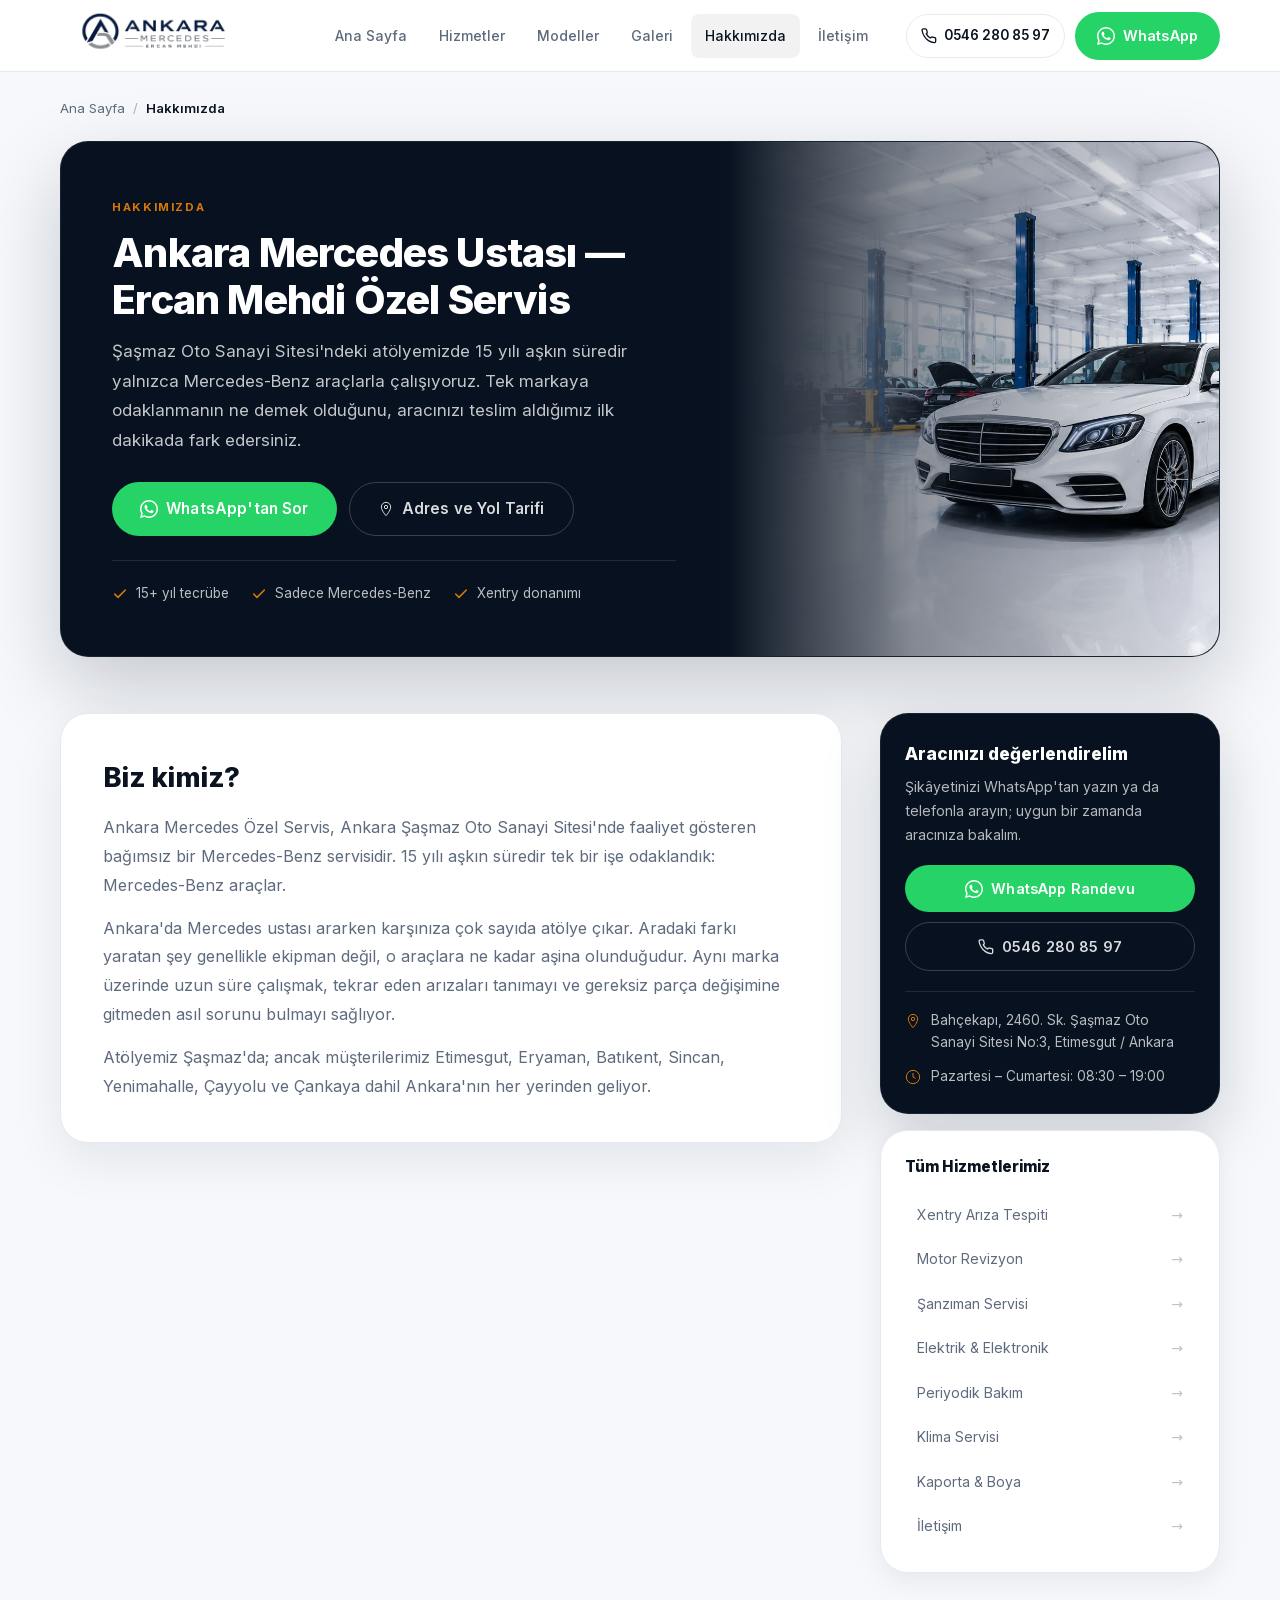
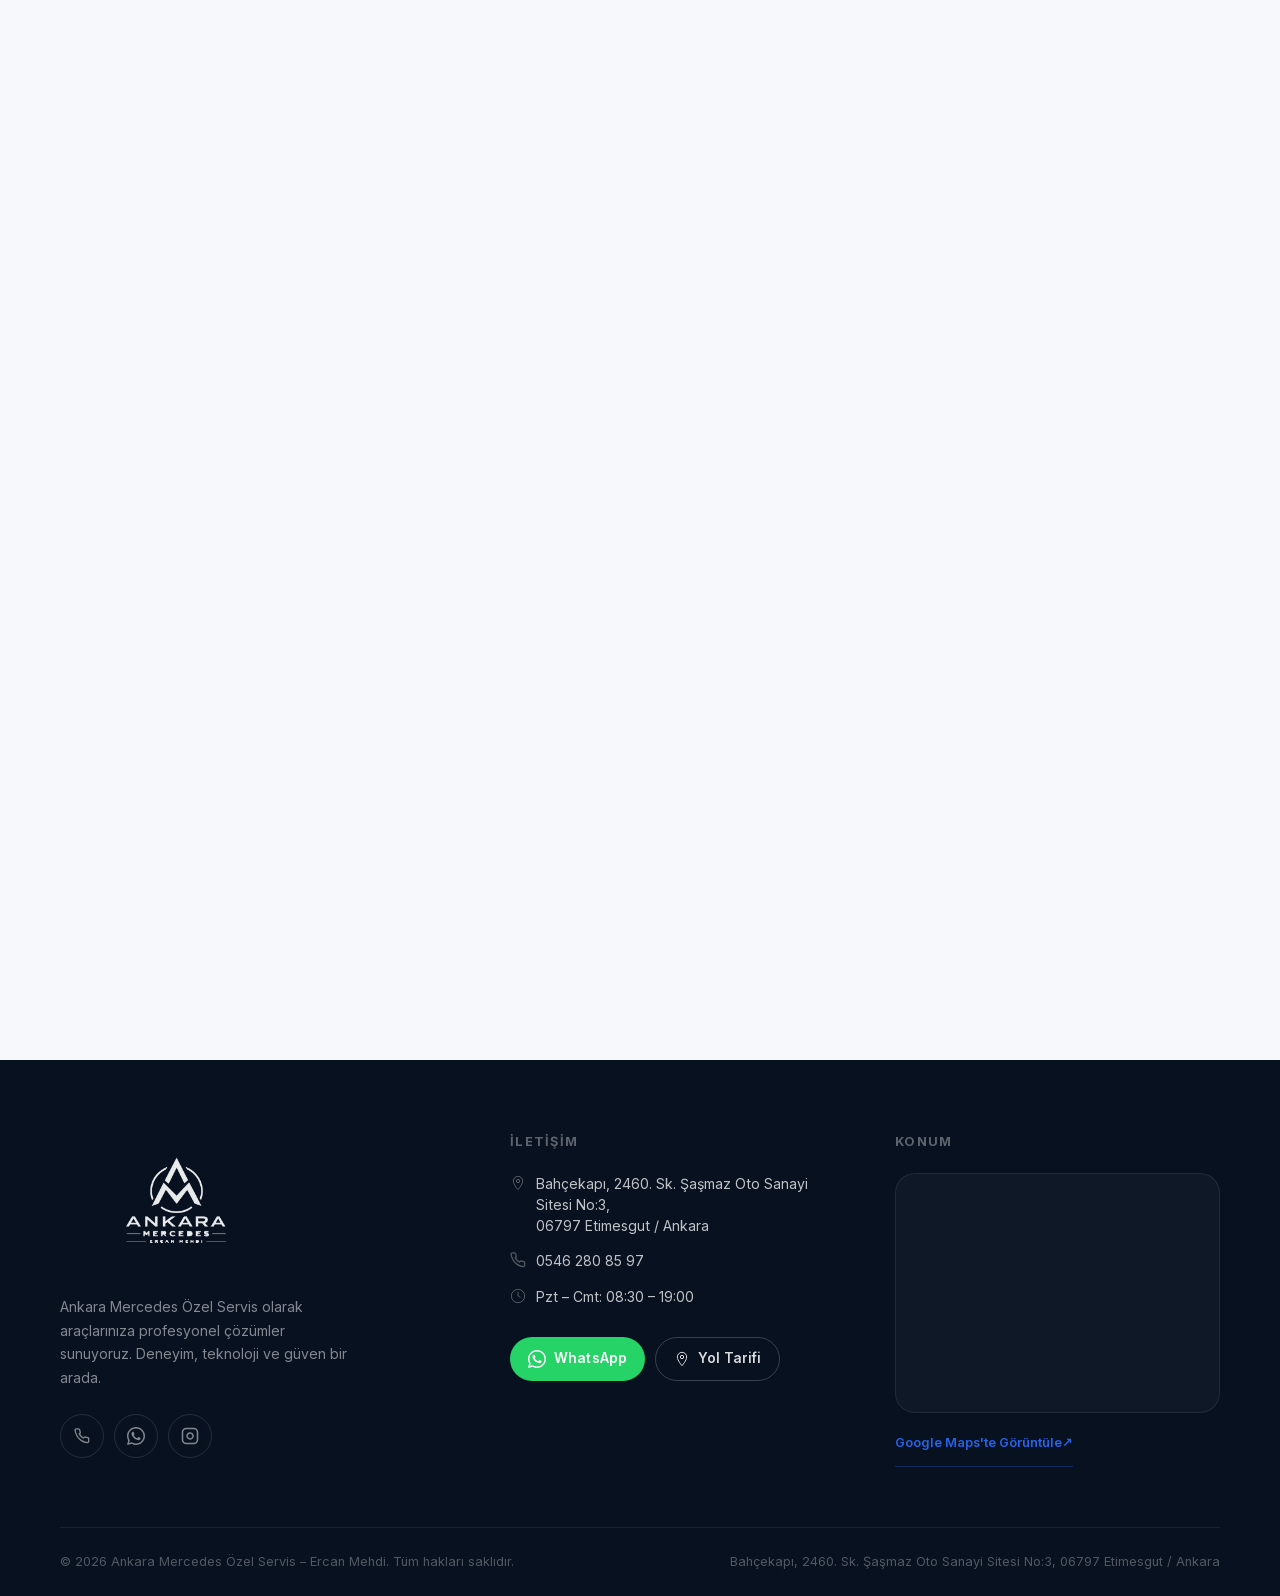
<file: hakkimizda/index.html>
<!DOCTYPE html>
<html lang="tr">
<head>
  <meta charset="UTF-8">
  <meta name="viewport" content="width=device-width, initial-scale=1.0">
  <meta http-equiv="Content-Security-Policy" content="default-src 'self'; script-src 'self' https://static.cloudflareinsights.com; style-src 'self'; img-src 'self' data:; font-src 'self'; frame-src https://www.google.com https://maps.google.com; connect-src 'self' https://cloudflareinsights.com; object-src 'none'; base-uri 'self'; form-action 'self'; upgrade-insecure-requests">
  <meta name="referrer" content="strict-origin-when-cross-origin">
  <title>Hakkımızda | Ankara Mercedes Ustası — Ercan Mehdi Özel Servis</title>
  <meta name="description" content="Ankara Şaşmaz'da 15 yıldır yalnızca Mercedes-Benz araçlarla çalışan bağımsız özel servis. Ercan Mehdi ve ekibi, Xentry donanımı ve şeffaf çalışma prensipleriyle.">
  <meta name="keywords" content="Ankara Mercedes ustası, Ankara Mercedes özel servis, Ercan Mehdi Mercedes, Mercedes uzmanı Ankara, Şaşmaz Mercedes ustası, güvenilir Mercedes servisi Ankara, bağımsız Mercedes servisi, Etimesgut Mercedes ustası, Mercedes yetkili servis mi özel servis mi">
  <meta name="author" content="Ankara Mercedes Özel Servis – Ercan Mehdi">
  <meta name="robots" content="index, follow">
  <meta name="googlebot" content="index, follow">
  <link rel="canonical" href="https://ankaramercedes.com.tr/hakkimizda/">

  <meta property="og:type" content="website">
  <meta property="og:url" content="https://ankaramercedes.com.tr/hakkimizda/">
  <meta property="og:title" content="Hakkımızda | Ankara Mercedes Ustası — Ercan Mehdi Özel Servis">
  <meta property="og:description" content="Ankara Şaşmaz'da 15 yıldır yalnızca Mercedes-Benz araçlarla çalışan bağımsız özel servis. Xentry donanımı ve şeffaf çalışma prensipleriyle.">
  <meta property="og:image" content="https://ankaramercedes.com.tr/assets/images/about/about-mercedes-service-workshop.webp">
  <meta property="og:locale" content="tr_TR">
  <meta property="og:site_name" content="Ankara Mercedes Özel Servis">
  <meta name="twitter:card" content="summary_large_image">
  <meta name="twitter:title" content="Hakkımızda | Ankara Mercedes Ustası — Ercan Mehdi Özel Servis">
  <meta name="twitter:description" content="Ankara Şaşmaz'da 15 yıldır yalnızca Mercedes-Benz araçlarla çalışan bağımsız özel servis.">
  <meta name="twitter:image" content="https://ankaramercedes.com.tr/assets/images/about/about-mercedes-service-workshop.webp">

  <meta name="geo.region" content="TR-06">
  <meta name="geo.placename" content="Etimesgut, Ankara">
  <meta name="geo.position" content="39.944353;32.7061976">
  <meta name="ICBM" content="39.944353, 32.7061976">

  <link rel="manifest" href="/manifest.webmanifest">
  <meta name="theme-color" content="#07111f">
  <link rel="icon" href="/favicon.ico" sizes="48x48">
  <link rel="icon" type="image/svg+xml" href="/assets/icons/favicon-v2.svg">
  <link rel="icon" type="image/png" sizes="192x192" href="/assets/icons/icon-192-v2.png">
  <link rel="apple-touch-icon" href="/assets/icons/apple-touch-icon-v2.png">
  <link rel="preload" href="/assets/fonts/inter-latin.woff2" as="font" type="font/woff2" crossorigin>
  <link rel="preload" href="/assets/fonts/inter-latin-ext.woff2" as="font" type="font/woff2" crossorigin>
  <link rel="stylesheet" href="/css/style.css?v=7">

  <script type="application/ld+json">
{
  "@context": "https://schema.org",
  "@type": "AboutPage",
  "@id": "https://ankaramercedes.com.tr/hakkimizda/#aboutpage",
  "url": "https://ankaramercedes.com.tr/hakkimizda/",
  "name": "Hakkımızda — Ankara Mercedes Özel Servis",
  "description": "Ankara Şaşmaz'da 15 yıldır yalnızca Mercedes-Benz araçlarla çalışan bağımsız özel servis.",
  "inLanguage": "tr-TR",
  "mainEntity": {
    "@type": [
      "LocalBusiness",
      "AutoRepair"
    ],
    "@id": "https://ankaramercedes.com.tr/#business",
    "name": "Ankara Mercedes Özel Servis - Ercan Mehdi",
    "alternateName": "Ercan Mehdi Mercedes Özel Servis",
    "description": "Ankara Şaşmaz Oto Sanayi Sitesi'nde Mercedes-Benz araçlara hizmet veren bağımsız özel servis. Xentry arıza tespiti, motor, şanzıman, elektrik-elektronik ve periyodik bakım.",
    "telephone": "+905462808597",
    "url": "https://ankaramercedes.com.tr",
    "image": "https://ankaramercedes.com.tr/assets/images/about/about-mercedes-service-workshop.webp",
    "hasMap": "https://www.google.com/maps?cid=12600511751899810106",
    "foundingDate": "2011",
    "knowsAbout": [
      "Mercedes-Benz araç bakımı",
      "Xentry arıza tespiti",
      "Motor revizyonu",
      "Otomatik şanzıman onarımı",
      "Araç elektrik ve elektronik sistemleri"
    ],
    "address": {
      "@type": "PostalAddress",
      "streetAddress": "Bahçekapı, 2460. Sk. Şaşmaz Oto Sanayi Sitesi No:3",
      "addressLocality": "Etimesgut",
      "addressRegion": "Ankara",
      "postalCode": "06797",
      "addressCountry": "TR"
    },
    "geo": {
      "@type": "GeoCoordinates",
      "latitude": "39.944353",
      "longitude": "32.7061976"
    },
    "openingHoursSpecification": [
      {
        "@type": "OpeningHoursSpecification",
        "dayOfWeek": [
          "Monday",
          "Tuesday",
          "Wednesday",
          "Thursday",
          "Friday",
          "Saturday"
        ],
        "opens": "08:30",
        "closes": "19:00"
      }
    ],
    "areaServed": [
      { "@type": "City", "name": "Ankara" },
      { "@type": "AdministrativeArea", "name": "Etimesgut" },
      { "@type": "AdministrativeArea", "name": "Şaşmaz" }
    ],
    "brand": {
      "@type": "Brand",
      "name": "Mercedes-Benz"
    },
    "audience": {
      "@type": "Audience",
      "audienceType": "Mercedes-Benz araç sahipleri"
    }
  }
}
  </script>
  <script type="application/ld+json">
{
  "@context": "https://schema.org",
  "@type": "BreadcrumbList",
  "itemListElement": [
    {
      "@type": "ListItem",
      "position": 1,
      "name": "Ana Sayfa",
      "item": "https://ankaramercedes.com.tr/"
    },
    {
      "@type": "ListItem",
      "position": 2,
      "name": "Hakkımızda",
      "item": "https://ankaramercedes.com.tr/hakkimizda/"
    }
  ]
}
  </script>
  <script type="application/ld+json">
{
  "@context": "https://schema.org",
  "@type": "FAQPage",
  "mainEntity": [
    {
      "@type": "Question",
      "name": "Yetkili servis misiniz?",
      "acceptedAnswer": {
        "@type": "Answer",
        "text": "Hayır. Mercedes-Benz araçlara hizmet veren bağımsız bir özel servisiz; Mercedes-Benz'in yetkili servisi ya da bayisi değiliz. Marka adını yalnızca hangi araçlara baktığımızı anlatmak için kullanıyoruz."
      }
    },
    {
      "@type": "Question",
      "name": "Neden sadece Mercedes-Benz ile çalışıyorsunuz?",
      "acceptedAnswer": {
        "@type": "Answer",
        "text": "Her markaya bakan bir atölye hiçbirinde derinleşemez. Mercedes-Benz araçların elektroniği ve şanzıman yapısı kendine özgüdür; aynı araçları her gün görmek, tekrar eden arızaları hızlı tanımamızı ve gereksiz parça değişimine gitmeden asıl sorunu bulmamızı sağlıyor."
      }
    },
    {
      "@type": "Question",
      "name": "Arıza tespitini nasıl yapıyorsunuz?",
      "acceptedAnswer": {
        "@type": "Answer",
        "text": "Atölyemizde Xentry arıza tespit sistemi bulunuyor. Aracın elektroniğini üreticinin kendi diline göre okuyup kodlama işlemlerini yapabiliyoruz; böylece arıza tahmine değil ölçüme dayanıyor."
      }
    },
    {
      "@type": "Question",
      "name": "Hangi Mercedes modellerine bakıyorsunuz?",
      "acceptedAnswer": {
        "@type": "Answer",
        "text": "A, B, C, E, S, CLA, GLA, GLC ve G serisi dahil binek Mercedes-Benz modelleriyle çalışıyoruz. Dizel ve benzinli motorların yanı sıra otomatik şanzımanlı araçlarda da işlem yapıyoruz."
      }
    },
    {
      "@type": "Question",
      "name": "Fiyatı önceden öğrenebilir miyim?",
      "acceptedAnswer": {
        "@type": "Answer",
        "text": "Aracı görmeden fiyat söylemeyi doğru bulmuyoruz. Önce aracınızı inceliyor, ne yapılması gerektiğini ve maliyetini anlatıyoruz. Onayınız olmadan hiçbir işleme başlanmaz."
      }
    }
  ]
}
  </script>
</head>
<body>

  <a href="#icerik" class="skip-link">İçeriğe atla</a>

  <header class="header" id="header">
    <div class="container">
      <div class="header__inner">

        <a href="/" class="header__logo" aria-label="Ankara Mercedes – Ana Sayfa">
          <img src="/assets/images/ankara-mercedes-logo-transparent.webp" alt="Ankara Mercedes – Ercan Mehdi Özel Servis" class="header__logo-img" width="180" height="40">
        </a>

        <nav class="header__nav" id="mainNav" aria-label="Ana Menü">
          <ul class="header__nav-list" role="list">
            <li><a href="/" class="header__nav-link">Ana Sayfa</a></li>
            <li><a href="/hizmetler/" class="header__nav-link">Hizmetler</a></li>
            <li><a href="/#modeller" class="header__nav-link">Modeller</a></li>
            <li><a href="/#galeri" class="header__nav-link">Galeri</a></li>
            <li><a href="/hakkimizda/" class="header__nav-link active">Hakkımızda</a></li>
            <li><a href="/iletisim/" class="header__nav-link">İletişim</a></li>
          </ul>
        </nav>

        <div class="header__actions">
          <a href="tel:+905462808597" class="header__phone" aria-label="Bizi Arayın: 0546 280 85 97">
            <svg width="16" height="16" viewBox="0 0 24 24" fill="none" stroke="currentColor" stroke-width="2" aria-hidden="true"><path d="M22 16.92v3a2 2 0 0 1-2.18 2 19.79 19.79 0 0 1-8.63-3.07A19.5 19.5 0 0 1 4.69 12a19.79 19.79 0 0 1-3.07-8.67A2 2 0 0 1 3.6 1.27h3a2 2 0 0 1 2 1.72c.127.96.361 1.903.7 2.81a2 2 0 0 1-.45 2.11L7.91 8.91a16 16 0 0 0 6.06 6.06l1.27-.91a2 2 0 0 1 2.11-.45c.907.339 1.85.573 2.81.7A2 2 0 0 1 22 16.92z"/></svg>
            0546 280 85 97
          </a>
          <a href="https://wa.me/905462808597?text=Merhaba%2C%20randevu%20almak%20istiyorum." class="btn btn--whatsapp" target="_blank" rel="noopener noreferrer" aria-label="WhatsApp ile randevu alın">
            <svg width="18" height="18" viewBox="0 0 24 24" fill="currentColor" aria-hidden="true"><path d="M17.472 14.382c-.297-.149-1.758-.867-2.03-.967-.273-.099-.471-.148-.67.15-.197.297-.767.966-.94 1.164-.173.199-.347.223-.644.075-.297-.15-1.255-.463-2.39-1.475-.883-.788-1.48-1.761-1.653-2.059-.173-.297-.018-.458.13-.606.134-.133.298-.347.446-.52.149-.174.198-.298.298-.497.099-.198.05-.371-.025-.52-.075-.149-.669-1.612-.916-2.207-.242-.579-.487-.5-.669-.51-.173-.008-.371-.01-.57-.01-.198 0-.52.074-.792.372-.272.297-1.04 1.016-1.04 2.479 0 1.462 1.065 2.875 1.213 3.074.149.198 2.096 3.2 5.077 4.487.709.306 1.262.489 1.694.625.712.227 1.36.195 1.871.118.571-.085 1.758-.719 2.006-1.413.248-.694.248-1.289.173-1.413-.074-.124-.272-.198-.57-.347z"/><path d="M12 0C5.373 0 0 5.373 0 12c0 2.122.555 4.112 1.524 5.84L.057 23.998l6.305-1.654A11.954 11.954 0 0 0 12 24c6.627 0 12-5.373 12-12S18.627 0 12 0zm0 22c-1.89 0-3.656-.518-5.176-1.42l-.371-.22-3.742.981.999-3.648-.242-.375A9.972 9.972 0 0 1 2 12C2 6.477 6.477 2 12 2s10 4.477 10 10-4.477 10-10 10z"/></svg>
            <span class="btn__label">WhatsApp</span>
          </a>
          <button class="header__hamburger" id="hamburger" aria-label="Menüyü aç" aria-expanded="false" aria-controls="mainNav">
            <span></span><span></span><span></span>
          </button>
        </div>

      </div>
    </div>
  </header>

  <nav class="crumb" aria-label="Sayfa yolu">
    <div class="container">
      <ol class="crumb__list">
        <li><a href="/">Ana Sayfa</a></li><li class="crumb__sep" aria-hidden="true">/</li><li aria-current="page">Hakkımızda</li>
      </ol>
    </div>
  </nav>

  <main id="icerik">

    <section class="svc-hero" aria-labelledby="svc-title">
      <div class="container">
        <div class="svc-hero__card">
          <div class="svc-hero__content">
            <p class="svc-hero__eyebrow">HAKKIMIZDA</p>
            <h1 class="svc-hero__title" id="svc-title">Ankara Mercedes Ustası — Ercan Mehdi Özel Servis</h1>
            <p class="svc-hero__lead">Şaşmaz Oto Sanayi Sitesi'ndeki atölyemizde 15 yılı aşkın süredir yalnızca Mercedes-Benz araçlarla çalışıyoruz. Tek markaya odaklanmanın ne demek olduğunu, aracınızı teslim aldığımız ilk dakikada fark edersiniz.</p>
            <div class="svc-hero__cta">
              <a href="https://wa.me/905462808597?text=Merhaba%2C%20arac%C4%B1m%20i%C3%A7in%20bilgi%20almak%20istiyorum." class="btn btn--whatsapp btn--lg" target="_blank" rel="noopener noreferrer"><svg width="18" height="18" viewBox="0 0 24 24" fill="currentColor" aria-hidden="true"><path d="M17.472 14.382c-.297-.149-1.758-.867-2.03-.967-.273-.099-.471-.148-.67.15-.197.297-.767.966-.94 1.164-.173.199-.347.223-.644.075-.297-.15-1.255-.463-2.39-1.475-.883-.788-1.48-1.761-1.653-2.059-.173-.297-.018-.458.13-.606.134-.133.298-.347.446-.52.149-.174.198-.298.298-.497.099-.198.05-.371-.025-.52-.075-.149-.669-1.612-.916-2.207-.242-.579-.487-.5-.669-.51-.173-.008-.371-.01-.57-.01-.198 0-.52.074-.792.372-.272.297-1.04 1.016-1.04 2.479 0 1.462 1.065 2.875 1.213 3.074.149.198 2.096 3.2 5.077 4.487.709.306 1.262.489 1.694.625.712.227 1.36.195 1.871.118.571-.085 1.758-.719 2.006-1.413.248-.694.248-1.289.173-1.413-.074-.124-.272-.198-.57-.347z"/><path d="M12 0C5.373 0 0 5.373 0 12c0 2.122.555 4.112 1.524 5.84L.057 23.998l6.305-1.654A11.954 11.954 0 0 0 12 24c6.627 0 12-5.373 12-12S18.627 0 12 0zm0 22c-1.89 0-3.656-.518-5.176-1.42l-.371-.22-3.742.981.999-3.648-.242-.375A9.972 9.972 0 0 1 2 12C2 6.477 6.477 2 12 2s10 4.477 10 10-4.477 10-10 10z"/></svg> WhatsApp'tan Sor</a>
              <a href="/iletisim/" class="btn btn--outline-light btn--lg"><svg width="16" height="16" viewBox="0 0 24 24" fill="none" stroke="currentColor" stroke-width="1.5" aria-hidden="true"><path d="M12 2C8.13 2 5 5.13 5 9c0 5.25 7 13 7 13s7-7.75 7-13c0-3.87-3.13-7-7-7z"/><circle cx="12" cy="9" r="2.5"/></svg> Adres ve Yol Tarifi</a>
            </div>
            <div class="svc-hero__meta"><span class="svc-hero__meta-item"><svg width="16" height="16" viewBox="0 0 24 24" fill="none" stroke="currentColor" stroke-width="2.4" stroke-linecap="round" stroke-linejoin="round" aria-hidden="true"><polyline points="20 6 9 17 4 12"/></svg>15+ yıl tecrübe</span><span class="svc-hero__meta-item"><svg width="16" height="16" viewBox="0 0 24 24" fill="none" stroke="currentColor" stroke-width="2.4" stroke-linecap="round" stroke-linejoin="round" aria-hidden="true"><polyline points="20 6 9 17 4 12"/></svg>Sadece Mercedes-Benz</span><span class="svc-hero__meta-item"><svg width="16" height="16" viewBox="0 0 24 24" fill="none" stroke="currentColor" stroke-width="2.4" stroke-linecap="round" stroke-linejoin="round" aria-hidden="true"><polyline points="20 6 9 17 4 12"/></svg>Xentry donanımı</span></div>
          </div>
          <div class="svc-hero__media">
            <img src="/assets/images/about/about-mercedes-service-workshop.webp" alt="Ankara Mercedes özel servis atölyesi — Şaşmaz Oto Sanayi Sitesi" width="640" height="480" loading="eager" fetchpriority="high">
          </div>
        </div>
      </div>
    </section>

    <div class="container">
      <div class="svc-layout">
        <div class="svc-main">

          <article class="svc-block" data-reveal>
            <h2>Biz kimiz?</h2>
            <p>Ankara Mercedes Özel Servis, Ankara Şaşmaz Oto Sanayi Sitesi'nde faaliyet gösteren bağımsız bir Mercedes-Benz servisidir. 15 yılı aşkın süredir tek bir işe odaklandık: Mercedes-Benz araçlar.</p>
            <p>Ankara'da Mercedes ustası ararken karşınıza çok sayıda atölye çıkar. Aradaki farkı yaratan şey genellikle ekipman değil, o araçlara ne kadar aşina olunduğudur. Aynı marka üzerinde uzun süre çalışmak, tekrar eden arızaları tanımayı ve gereksiz parça değişimine gitmeden asıl sorunu bulmayı sağlıyor.</p>
            <p>Atölyemiz Şaşmaz'da; ancak müşterilerimiz Etimesgut, Eryaman, Batıkent, Sincan, Yenimahalle, Çayyolu ve Çankaya dahil Ankara'nın her yerinden geliyor.</p>
          </article>

          <article class="svc-block" data-reveal>
            <h2>Ankara'da Mercedes servisi seçerken nelere dikkat etmeli?</h2>
            <p>Ankara'da Mercedes servisi arayan araç sahiplerinin çoğu aynı yerde tereddüt ediyor: atölyeler dışarıdan birbirine benziyor, aradaki farkı anlamak zor. Yıllardır bu işin içinde olan biri olarak, bakmanızı önerdiğimiz birkaç şey var.</p>
            <p><strong>Atölye kaç markayla çalışıyor?</strong> Her marka ile ilgilenen bir yer, hiçbirinde derinleşemez. Mercedes-Benz araçların elektroniği ve şanzıman yapısı kendine özgüdür; bu araçları düzenli görmeyen bir usta, tekrar eden arızaları tanıyamaz.</p>
            <p><strong>Arıza tespiti nasıl yapılıyor?</strong> Doğru cihaz olmadan arıza tespiti tahmine döner, tahmin de gereksiz parça değişimine. Aracın elektroniğini üreticinin kendi diliyle okuyabilen bir sistem kullanılıp kullanılmadığını sorun.</p>
            <p><strong>İşlem öncesi ne anlatılıyor?</strong> İyi bir servis, aracınıza dokunmadan önce ne yapacağını ve neden yapacağını anlatır. Sorularınıza net cevap alamıyorsanız, bu bir işarettir.</p>
            <p><strong>Atölyeyi görebiliyor musunuz?</strong> Aracınızın hangi koşullarda çalışıldığını görmek en doğal hakkınız. Kapısını açmaktan çekinmeyen bir yer, yaptığı işe güveniyor demektir.</p>
            <p>Bu dört soruyu bize de sorabilirsiniz — cevaplarımızı zaten bu sayfada yazdık.</p>
          </article>

          <article class="svc-block" data-reveal>
            <h2>Çalışma prensiplerimiz</h2>
            <p>Bir servisin nasıl çalıştığı, ne yaptığı kadar önemli. Bizim değişmeyen dört kuralımız var:</p>
            <ol class="svc-steps" role="list">
              <li class="svc-step">
                <p class="svc-step__title">Onayınız olmadan işlem yok</p>
                <p>Ne yapılacağını ve neden yapılması gerektiğini önceden anlatırız. Siz onaylamadan hiçbir işleme başlanmaz.</p>
              </li>
              <li class="svc-step">
                <p class="svc-step__title">Aracı görmeden fiyat söylemeyiz</p>
                <p>Telefonda tahmini rakam vermek kolay, ama doğru değil. Önce aracınızı inceler, sonra maliyeti konuşuruz.</p>
              </li>
              <li class="svc-step">
                <p class="svc-step__title">Gerekmeyeni değiştirmeyiz</p>
                <p>Bir parça hâlâ görevini yapıyorsa yerinde kalır. Amacımız fatura büyütmek değil, aracınızı yola sağlam çıkarmak.</p>
              </li>
              <li class="svc-step">
                <p class="svc-step__title">Teslimden önce son kontrol</p>
                <p>İş bittiğinde araç doğrudan kapıya çıkmaz. Şikâyetin giderildiğinden emin olmadan sizi çağırmıyoruz.</p>
              </li>
            </ol>
          </article>

          <article class="svc-block" data-reveal>
            <h2>Atölyemiz ve donanımımız</h2>
            <p>Mercedes-Benz araçlarda arıza tespiti, doğru cihaz olmadan tahmine dönüşür. Atölyemizde <a href="/hizmetler/mercedes-xentry-ariza-tespiti-ankara/">Xentry arıza tespit sistemi</a> bulunuyor; araç elektroniğini üreticinin kendi diline göre okuyup kodlama işlemlerini yapabiliyoruz.</p>
            <p>Bunun yanında motor, şanzıman, elektrik-elektronik, klima ve kaporta-boya işlerini tek çatı altında yürütüyoruz. Aracınızı farklı işler için farklı yerlere götürmek zorunda kalmıyorsunuz.</p>
            <p>Yedek parçada orijinal ve OEM tedariki yapıyoruz. Bütçenize göre alternatif varsa, seçenekleri size açıkça anlatıp kararı birlikte veriyoruz.</p>
          </article>

          <article class="svc-block" data-reveal>
            <h2>Hangi Mercedes modellerine bakıyoruz?</h2>
            <p>Binek Mercedes-Benz modellerinin tamamıyla çalışıyoruz:</p>
            <ul class="svc-list" role="list">
              <li>A Serisi, B Serisi ve CLA</li>
              <li>C Serisi ve E Serisi</li>
              <li>S Serisi</li>
              <li>GLA, GLC ve GLE</li>
              <li>G Serisi</li>
              <li>Vito ve Viano</li>
            </ul>
            <p>Dizel ve benzinli motorların yanı sıra otomatik şanzımanlı araçlarda da işlem yapıyoruz. Aracınızın modeli listede yoksa yine de arayın; bakıp bakamayacağımızı açıkça söyleriz.</p>
          </article>

          <article class="svc-block" data-reveal>
            <h2>Sıkça Sorulan Sorular</h2>
            <div class="faq__list"><details class="faq__item">
              <summary class="faq__question">Yetkili servis misiniz?<span class="faq__icon" aria-hidden="true"></span></summary>
              <p class="faq__answer">Hayır. Mercedes-Benz araçlara hizmet veren bağımsız bir özel servisiz; Mercedes-Benz'in yetkili servisi ya da bayisi değiliz. Marka adını yalnızca hangi araçlara baktığımızı anlatmak için kullanıyoruz.</p>
            </details><details class="faq__item">
              <summary class="faq__question">Neden sadece Mercedes-Benz ile çalışıyorsunuz?<span class="faq__icon" aria-hidden="true"></span></summary>
              <p class="faq__answer">Her markaya bakan bir atölye hiçbirinde derinleşemez. Mercedes-Benz araçların elektroniği ve şanzıman yapısı kendine özgüdür; aynı araçları her gün görmek, tekrar eden arızaları hızlı tanımamızı ve gereksiz parça değişimine gitmeden asıl sorunu bulmamızı sağlıyor.</p>
            </details><details class="faq__item">
              <summary class="faq__question">Arıza tespitini nasıl yapıyorsunuz?<span class="faq__icon" aria-hidden="true"></span></summary>
              <p class="faq__answer">Atölyemizde Xentry arıza tespit sistemi bulunuyor. Aracın elektroniğini üreticinin kendi diline göre okuyup kodlama işlemlerini yapabiliyoruz; böylece arıza tahmine değil ölçüme dayanıyor.</p>
            </details><details class="faq__item">
              <summary class="faq__question">Hangi Mercedes modellerine bakıyorsunuz?<span class="faq__icon" aria-hidden="true"></span></summary>
              <p class="faq__answer">A, B, C, E, S, CLA, GLA, GLC ve G serisi dahil binek Mercedes-Benz modelleriyle çalışıyoruz. Dizel ve benzinli motorların yanı sıra otomatik şanzımanlı araçlarda da işlem yapıyoruz.</p>
            </details><details class="faq__item">
              <summary class="faq__question">Fiyatı önceden öğrenebilir miyim?<span class="faq__icon" aria-hidden="true"></span></summary>
              <p class="faq__answer">Aracı görmeden fiyat söylemeyi doğru bulmuyoruz. Önce aracınızı inceliyor, ne yapılması gerektiğini ve maliyetini anlatıyoruz. Onayınız olmadan hiçbir işleme başlanmaz.</p>
            </details></div>
          </article>

          <section class="svc-cta" data-reveal aria-label="Randevu">
            <h2>Aracınızı Şaşmaz'daki atölyemizde görelim</h2>
            <p>Şikâyetinizi WhatsApp'tan yazın ya da bizi arayın. Pazartesi–Cumartesi 08:30–19:00 arasında hizmetinizdeyiz.</p>
            <div class="svc-cta__btns">
              <a href="https://wa.me/905462808597?text=Merhaba%2C%20randevu%20almak%20istiyorum." class="btn btn--whatsapp btn--lg" target="_blank" rel="noopener noreferrer"><svg width="18" height="18" viewBox="0 0 24 24" fill="currentColor" aria-hidden="true"><path d="M17.472 14.382c-.297-.149-1.758-.867-2.03-.967-.273-.099-.471-.148-.67.15-.197.297-.767.966-.94 1.164-.173.199-.347.223-.644.075-.297-.15-1.255-.463-2.39-1.475-.883-.788-1.48-1.761-1.653-2.059-.173-.297-.018-.458.13-.606.134-.133.298-.347.446-.52.149-.174.198-.298.298-.497.099-.198.05-.371-.025-.52-.075-.149-.669-1.612-.916-2.207-.242-.579-.487-.5-.669-.51-.173-.008-.371-.01-.57-.01-.198 0-.52.074-.792.372-.272.297-1.04 1.016-1.04 2.479 0 1.462 1.065 2.875 1.213 3.074.149.198 2.096 3.2 5.077 4.487.709.306 1.262.489 1.694.625.712.227 1.36.195 1.871.118.571-.085 1.758-.719 2.006-1.413.248-.694.248-1.289.173-1.413-.074-.124-.272-.198-.57-.347z"/><path d="M12 0C5.373 0 0 5.373 0 12c0 2.122.555 4.112 1.524 5.84L.057 23.998l6.305-1.654A11.954 11.954 0 0 0 12 24c6.627 0 12-5.373 12-12S18.627 0 12 0zm0 22c-1.89 0-3.656-.518-5.176-1.42l-.371-.22-3.742.981.999-3.648-.242-.375A9.972 9.972 0 0 1 2 12C2 6.477 6.477 2 12 2s10 4.477 10 10-4.477 10-10 10z"/></svg> WhatsApp Randevu</a>
              <a href="/iletisim/" class="btn btn--outline-light btn--lg"><svg width="16" height="16" viewBox="0 0 24 24" fill="none" stroke="currentColor" stroke-width="1.5" aria-hidden="true"><path d="M12 2C8.13 2 5 5.13 5 9c0 5.25 7 13 7 13s7-7.75 7-13c0-3.87-3.13-7-7-7z"/><circle cx="12" cy="9" r="2.5"/></svg> İletişim ve Konum</a>
            </div>
          </section>

        </div>

        <aside class="svc-aside">
          <div class="svc-aside__card">
            <p class="svc-aside__title">Aracınızı değerlendirelim</p>
            <p class="svc-aside__desc">Şikâyetinizi WhatsApp'tan yazın ya da telefonla arayın; uygun bir zamanda aracınıza bakalım.</p>
            <div class="svc-aside__btns">
              <a href="https://wa.me/905462808597?text=Merhaba%2C%20randevu%20almak%20istiyorum." class="btn btn--whatsapp" target="_blank" rel="noopener noreferrer"><svg width="18" height="18" viewBox="0 0 24 24" fill="currentColor" aria-hidden="true"><path d="M17.472 14.382c-.297-.149-1.758-.867-2.03-.967-.273-.099-.471-.148-.67.15-.197.297-.767.966-.94 1.164-.173.199-.347.223-.644.075-.297-.15-1.255-.463-2.39-1.475-.883-.788-1.48-1.761-1.653-2.059-.173-.297-.018-.458.13-.606.134-.133.298-.347.446-.52.149-.174.198-.298.298-.497.099-.198.05-.371-.025-.52-.075-.149-.669-1.612-.916-2.207-.242-.579-.487-.5-.669-.51-.173-.008-.371-.01-.57-.01-.198 0-.52.074-.792.372-.272.297-1.04 1.016-1.04 2.479 0 1.462 1.065 2.875 1.213 3.074.149.198 2.096 3.2 5.077 4.487.709.306 1.262.489 1.694.625.712.227 1.36.195 1.871.118.571-.085 1.758-.719 2.006-1.413.248-.694.248-1.289.173-1.413-.074-.124-.272-.198-.57-.347z"/><path d="M12 0C5.373 0 0 5.373 0 12c0 2.122.555 4.112 1.524 5.84L.057 23.998l6.305-1.654A11.954 11.954 0 0 0 12 24c6.627 0 12-5.373 12-12S18.627 0 12 0zm0 22c-1.89 0-3.656-.518-5.176-1.42l-.371-.22-3.742.981.999-3.648-.242-.375A9.972 9.972 0 0 1 2 12C2 6.477 6.477 2 12 2s10 4.477 10 10-4.477 10-10 10z"/></svg> WhatsApp Randevu</a>
              <a href="tel:+905462808597" class="btn btn--outline-light"><svg width="16" height="16" viewBox="0 0 24 24" fill="none" stroke="currentColor" stroke-width="2" aria-hidden="true"><path d="M22 16.92v3a2 2 0 0 1-2.18 2 19.79 19.79 0 0 1-8.63-3.07A19.5 19.5 0 0 1 4.69 12a19.79 19.79 0 0 1-3.07-8.67A2 2 0 0 1 3.6 1.27h3a2 2 0 0 1 2 1.72c.127.96.361 1.903.7 2.81a2 2 0 0 1-.45 2.11L7.91 8.91a16 16 0 0 0 6.06 6.06l1.27-.91a2 2 0 0 1 2.11-.45c.907.339 1.85.573 2.81.7A2 2 0 0 1 22 16.92z"/></svg> 0546 280 85 97</a>
            </div>
            <ul class="svc-aside__info" role="list">
              <li><svg width="16" height="16" viewBox="0 0 24 24" fill="none" stroke="currentColor" stroke-width="1.5" aria-hidden="true"><path d="M12 2C8.13 2 5 5.13 5 9c0 5.25 7 13 7 13s7-7.75 7-13c0-3.87-3.13-7-7-7z"/><circle cx="12" cy="9" r="2.5"/></svg><span>Bahçekapı, 2460. Sk. Şaşmaz Oto Sanayi Sitesi No:3, Etimesgut / Ankara</span></li>
              <li><svg width="16" height="16" viewBox="0 0 24 24" fill="none" stroke="currentColor" stroke-width="1.5" aria-hidden="true"><circle cx="12" cy="12" r="10"/><polyline points="12,6 12,12 16,14"/></svg><span>Pazartesi – Cumartesi: 08:30 – 19:00</span></li>
            </ul>
          </div>

          <nav class="svc-aside__links" aria-label="Diğer hizmetler">
            <h2>Tüm Hizmetlerimiz</h2>
            <ul role="list">
              <li><a href="/hizmetler/mercedes-xentry-ariza-tespiti-ankara/">Xentry Arıza Tespiti</a></li><li><a href="/hizmetler/mercedes-motor-revizyon-ankara/">Motor Revizyon</a></li><li><a href="/hizmetler/mercedes-sanziman-servisi-ankara/">Şanzıman Servisi</a></li><li><a href="/hizmetler/mercedes-elektrik-elektronik-ankara/">Elektrik &amp; Elektronik</a></li><li><a href="/hizmetler/mercedes-periyodik-bakim-ankara/">Periyodik Bakım</a></li><li><a href="/hizmetler/mercedes-klima-servisi-ankara/">Klima Servisi</a></li><li><a href="/hizmetler/mercedes-kaporta-boya-ankara/">Kaporta &amp; Boya</a></li><li><a href="/iletisim/">İletişim</a></li>
            </ul>
          </nav>
        </aside>
      </div>
    </div>

  </main>

  <footer class="footer" id="iletisim" aria-label="İletişim Bilgileri ve Footer">
    <div class="container">
      <div class="footer__grid">

        <div class="footer__brand">
          <a href="/" class="footer__logo" aria-label="Ankara Mercedes – Ercan Mehdi">
            <span class="footer__logo-wrap">
              <img src="/assets/images/ankara-mercedes-footer-logo.webp" alt="Ankara Mercedes – Ercan Mehdi Özel Servis" class="footer__logo-img" width="180" height="44">
            </span>
          </a>
          <p class="footer__desc">Ankara Mercedes Özel Servis olarak araçlarınıza profesyonel çözümler sunuyoruz. Deneyim, teknoloji ve güven bir arada.</p>
          <div class="footer__social">
            <a href="tel:+905462808597" class="footer__social-link" aria-label="Bizi arayın: 0546 280 85 97"><svg width="16" height="16" viewBox="0 0 24 24" fill="none" stroke="currentColor" stroke-width="2" aria-hidden="true"><path d="M22 16.92v3a2 2 0 0 1-2.18 2 19.79 19.79 0 0 1-8.63-3.07A19.5 19.5 0 0 1 4.69 12a19.79 19.79 0 0 1-3.07-8.67A2 2 0 0 1 3.6 1.27h3a2 2 0 0 1 2 1.72c.127.96.361 1.903.7 2.81a2 2 0 0 1-.45 2.11L7.91 8.91a16 16 0 0 0 6.06 6.06l1.27-.91a2 2 0 0 1 2.11-.45c.907.339 1.85.573 2.81.7A2 2 0 0 1 22 16.92z"/></svg></a>
            <a href="https://wa.me/905462808597" class="footer__social-link" aria-label="WhatsApp hattımız" target="_blank" rel="noopener noreferrer"><svg width="18" height="18" viewBox="0 0 24 24" fill="currentColor" aria-hidden="true"><path d="M17.472 14.382c-.297-.149-1.758-.867-2.03-.967-.273-.099-.471-.148-.67.15-.197.297-.767.966-.94 1.164-.173.199-.347.223-.644.075-.297-.15-1.255-.463-2.39-1.475-.883-.788-1.48-1.761-1.653-2.059-.173-.297-.018-.458.13-.606.134-.133.298-.347.446-.52.149-.174.198-.298.298-.497.099-.198.05-.371-.025-.52-.075-.149-.669-1.612-.916-2.207-.242-.579-.487-.5-.669-.51-.173-.008-.371-.01-.57-.01-.198 0-.52.074-.792.372-.272.297-1.04 1.016-1.04 2.479 0 1.462 1.065 2.875 1.213 3.074.149.198 2.096 3.2 5.077 4.487.709.306 1.262.489 1.694.625.712.227 1.36.195 1.871.118.571-.085 1.758-.719 2.006-1.413.248-.694.248-1.289.173-1.413-.074-.124-.272-.198-.57-.347z"/><path d="M12 0C5.373 0 0 5.373 0 12c0 2.122.555 4.112 1.524 5.84L.057 23.998l6.305-1.654A11.954 11.954 0 0 0 12 24c6.627 0 12-5.373 12-12S18.627 0 12 0zm0 22c-1.89 0-3.656-.518-5.176-1.42l-.371-.22-3.742.981.999-3.648-.242-.375A9.972 9.972 0 0 1 2 12C2 6.477 6.477 2 12 2s10 4.477 10 10-4.477 10-10 10z"/></svg></a>
            <a href="https://www.instagram.com/ankara.mercedes" class="footer__social-link" aria-label="Instagram hesabımız" target="_blank" rel="noopener noreferrer"><svg width="18" height="18" viewBox="0 0 24 24" fill="none" stroke="currentColor" stroke-width="2" aria-hidden="true"><rect x="2" y="2" width="20" height="20" rx="5" ry="5"/><path d="M16 11.37A4 4 0 1 1 12.63 8 4 4 0 0 1 16 11.37z"/><line x1="17.5" y1="6.5" x2="17.51" y2="6.5"/></svg></a>
          </div>
        </div>

        <div class="footer__contact">
          <h3 class="footer__heading">İletişim</h3>
          <ul class="footer__info" role="list">
            <li><svg width="16" height="16" viewBox="0 0 24 24" fill="none" stroke="currentColor" stroke-width="1.5" aria-hidden="true"><path d="M12 2C8.13 2 5 5.13 5 9c0 5.25 7 13 7 13s7-7.75 7-13c0-3.87-3.13-7-7-7z"/><circle cx="12" cy="9" r="2.5"/></svg><address>Bahçekapı, 2460. Sk. Şaşmaz Oto Sanayi Sitesi No:3,<br>06797 Etimesgut / Ankara</address></li>
            <li><svg width="16" height="16" viewBox="0 0 24 24" fill="none" stroke="currentColor" stroke-width="2" aria-hidden="true"><path d="M22 16.92v3a2 2 0 0 1-2.18 2 19.79 19.79 0 0 1-8.63-3.07A19.5 19.5 0 0 1 4.69 12a19.79 19.79 0 0 1-3.07-8.67A2 2 0 0 1 3.6 1.27h3a2 2 0 0 1 2 1.72c.127.96.361 1.903.7 2.81a2 2 0 0 1-.45 2.11L7.91 8.91a16 16 0 0 0 6.06 6.06l1.27-.91a2 2 0 0 1 2.11-.45c.907.339 1.85.573 2.81.7A2 2 0 0 1 22 16.92z"/></svg><a href="tel:+905462808597">0546 280 85 97</a></li>
            <li><svg width="16" height="16" viewBox="0 0 24 24" fill="none" stroke="currentColor" stroke-width="1.5" aria-hidden="true"><circle cx="12" cy="12" r="10"/><polyline points="12,6 12,12 16,14"/></svg><span>Pzt – Cmt: 08:30 – 19:00</span></li>
          </ul>
          <div class="footer__btns">
            <a href="https://wa.me/905462808597?text=Merhaba%2C%20randevu%20almak%20istiyorum." class="btn btn--whatsapp btn--sm" target="_blank" rel="noopener noreferrer"><svg width="18" height="18" viewBox="0 0 24 24" fill="currentColor" aria-hidden="true"><path d="M17.472 14.382c-.297-.149-1.758-.867-2.03-.967-.273-.099-.471-.148-.67.15-.197.297-.767.966-.94 1.164-.173.199-.347.223-.644.075-.297-.15-1.255-.463-2.39-1.475-.883-.788-1.48-1.761-1.653-2.059-.173-.297-.018-.458.13-.606.134-.133.298-.347.446-.52.149-.174.198-.298.298-.497.099-.198.05-.371-.025-.52-.075-.149-.669-1.612-.916-2.207-.242-.579-.487-.5-.669-.51-.173-.008-.371-.01-.57-.01-.198 0-.52.074-.792.372-.272.297-1.04 1.016-1.04 2.479 0 1.462 1.065 2.875 1.213 3.074.149.198 2.096 3.2 5.077 4.487.709.306 1.262.489 1.694.625.712.227 1.36.195 1.871.118.571-.085 1.758-.719 2.006-1.413.248-.694.248-1.289.173-1.413-.074-.124-.272-.198-.57-.347z"/><path d="M12 0C5.373 0 0 5.373 0 12c0 2.122.555 4.112 1.524 5.84L.057 23.998l6.305-1.654A11.954 11.954 0 0 0 12 24c6.627 0 12-5.373 12-12S18.627 0 12 0zm0 22c-1.89 0-3.656-.518-5.176-1.42l-.371-.22-3.742.981.999-3.648-.242-.375A9.972 9.972 0 0 1 2 12C2 6.477 6.477 2 12 2s10 4.477 10 10-4.477 10-10 10z"/></svg> WhatsApp</a>
            <a href="https://www.google.com/maps?cid=12600511751899810106" class="btn btn--outline-light btn--sm" target="_blank" rel="noopener noreferrer"><svg width="16" height="16" viewBox="0 0 24 24" fill="none" stroke="currentColor" stroke-width="1.5" aria-hidden="true"><path d="M12 2C8.13 2 5 5.13 5 9c0 5.25 7 13 7 13s7-7.75 7-13c0-3.87-3.13-7-7-7z"/><circle cx="12" cy="9" r="2.5"/></svg> Yol Tarifi</a>
          </div>
        </div>

        <div class="footer__map-col">
          <h3 class="footer__heading">Konum</h3>
          <div class="footer__map-preview">
            <iframe
              src="https://www.google.com/maps/embed?origin=mfe&amp;pb=!1m3!3m2!1m1!4s12600511751899810106"
              title="Ankara Mercedes – Ercan Mehdi Google Maps konumu"
              loading="lazy"
              referrerpolicy="no-referrer-when-downgrade"
              allowfullscreen>
            </iframe>
          </div>
          <a href="https://www.google.com/maps?cid=12600511751899810106" class="footer__map-link" target="_blank" rel="noopener noreferrer">
            Google Maps'te Görüntüle <span aria-hidden="true">↗</span>
          </a>
        </div>

      </div>
      <div class="footer__bottom">
        <p>© 2026 Ankara Mercedes Özel Servis – Ercan Mehdi. Tüm hakları saklıdır.</p>
        <p class="footer__bottom-loc">Bahçekapı, 2460. Sk. Şaşmaz Oto Sanayi Sitesi No:3, 06797 Etimesgut / Ankara</p>
      </div>
    </div>
  </footer>

  <a href="https://wa.me/905462808597?text=Merhaba%2C%20randevu%20almak%20istiyorum."
     class="floating-whatsapp"
     target="_blank"
     rel="noopener noreferrer"
     aria-label="WhatsApp ile servis randevusu alın">
    <svg width="24" height="24" viewBox="0 0 24 24" fill="currentColor" aria-hidden="true"><path d="M17.472 14.382c-.297-.149-1.758-.867-2.03-.967-.273-.099-.471-.148-.67.15-.197.297-.767.966-.94 1.164-.173.199-.347.223-.644.075-.297-.15-1.255-.463-2.39-1.475-.883-.788-1.48-1.761-1.653-2.059-.173-.297-.018-.458.13-.606.134-.133.298-.347.446-.52.149-.174.198-.298.298-.497.099-.198.05-.371-.025-.52-.075-.149-.669-1.612-.916-2.207-.242-.579-.487-.5-.669-.51-.173-.008-.371-.01-.57-.01-.198 0-.52.074-.792.372-.272.297-1.04 1.016-1.04 2.479 0 1.462 1.065 2.875 1.213 3.074.149.198 2.096 3.2 5.077 4.487.709.306 1.262.489 1.694.625.712.227 1.36.195 1.871.118.571-.085 1.758-.719 2.006-1.413.248-.694.248-1.289.173-1.413-.074-.124-.272-.198-.57-.347z"/><path d="M12 0C5.373 0 0 5.373 0 12c0 2.122.555 4.112 1.524 5.84L.057 23.998l6.305-1.654A11.954 11.954 0 0 0 12 24c6.627 0 12-5.373 12-12S18.627 0 12 0zm0 22c-1.89 0-3.656-.518-5.176-1.42l-.371-.22-3.742.981.999-3.648-.242-.375A9.972 9.972 0 0 1 2 12C2 6.477 6.477 2 12 2s10 4.477 10 10-4.477 10-10 10z"/></svg>
  </a>

  <script src="/js/main.js"></script>
</body>
</html>
</file>
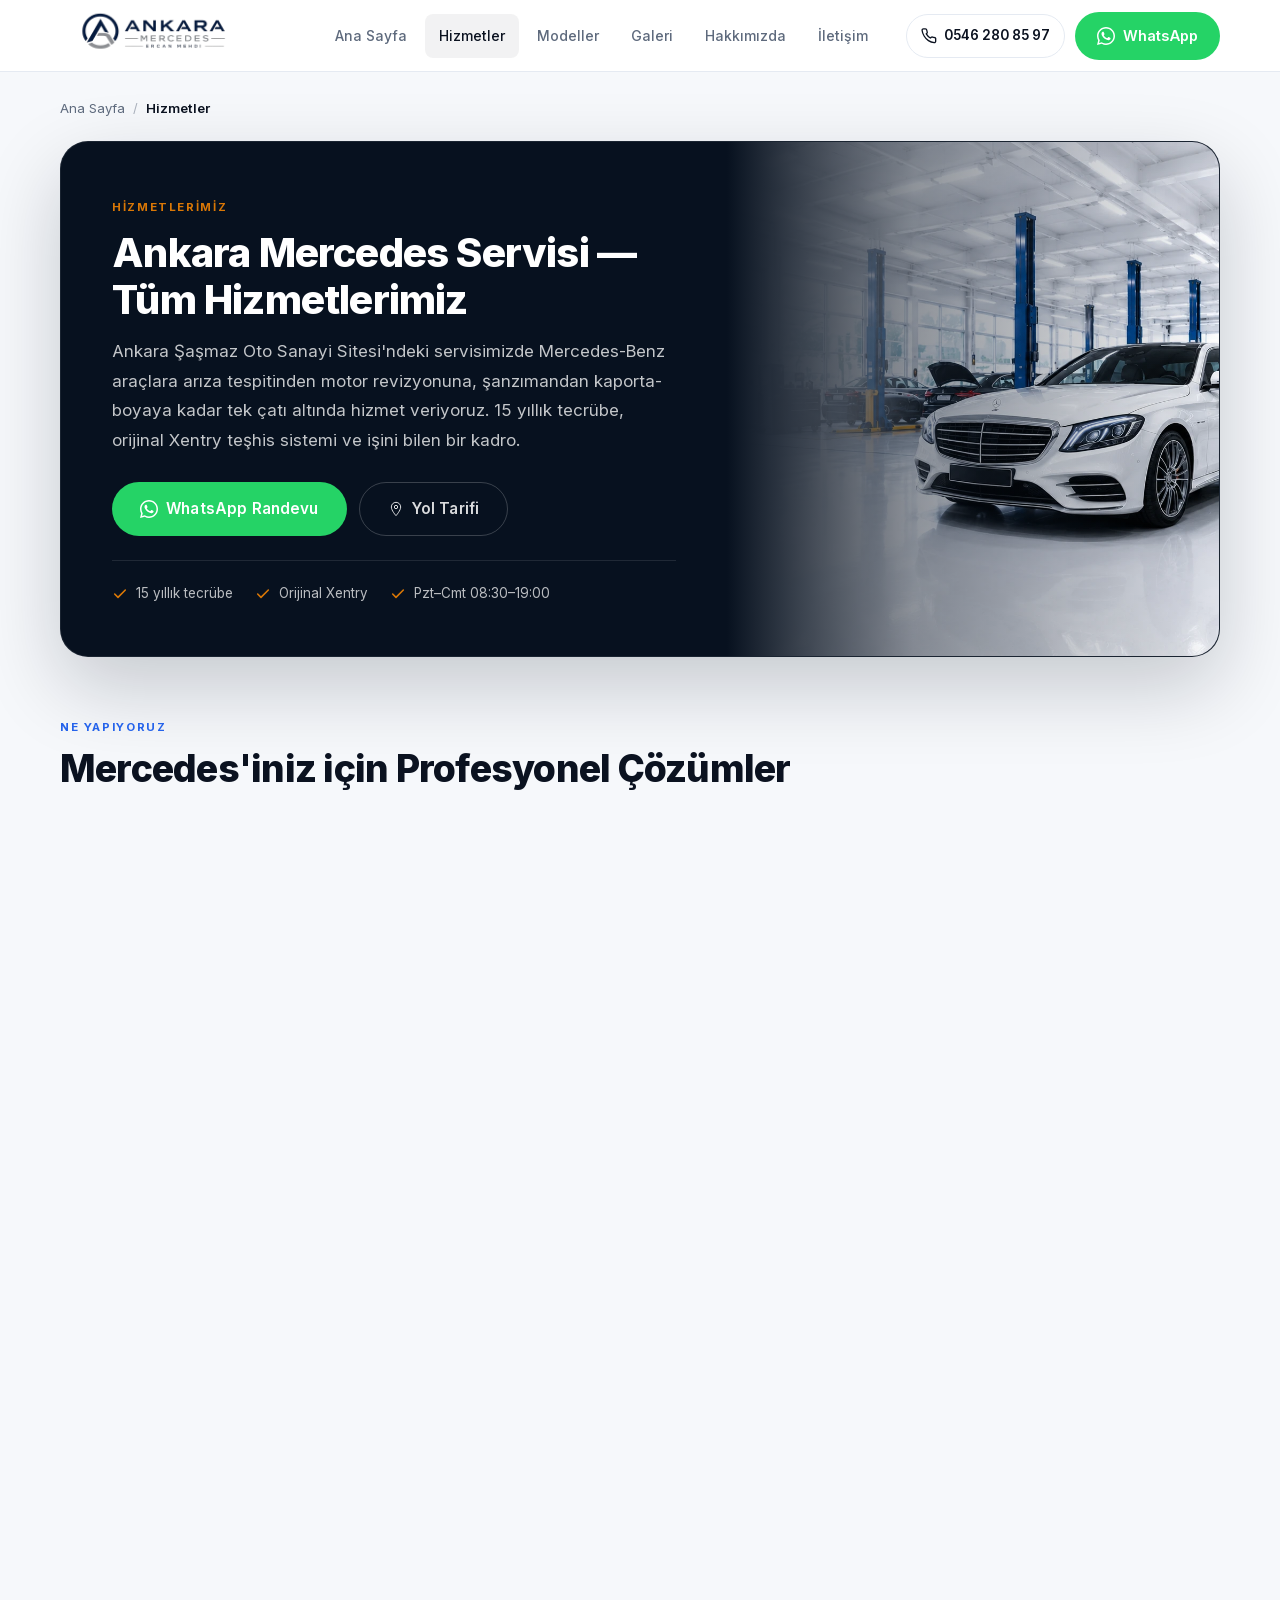
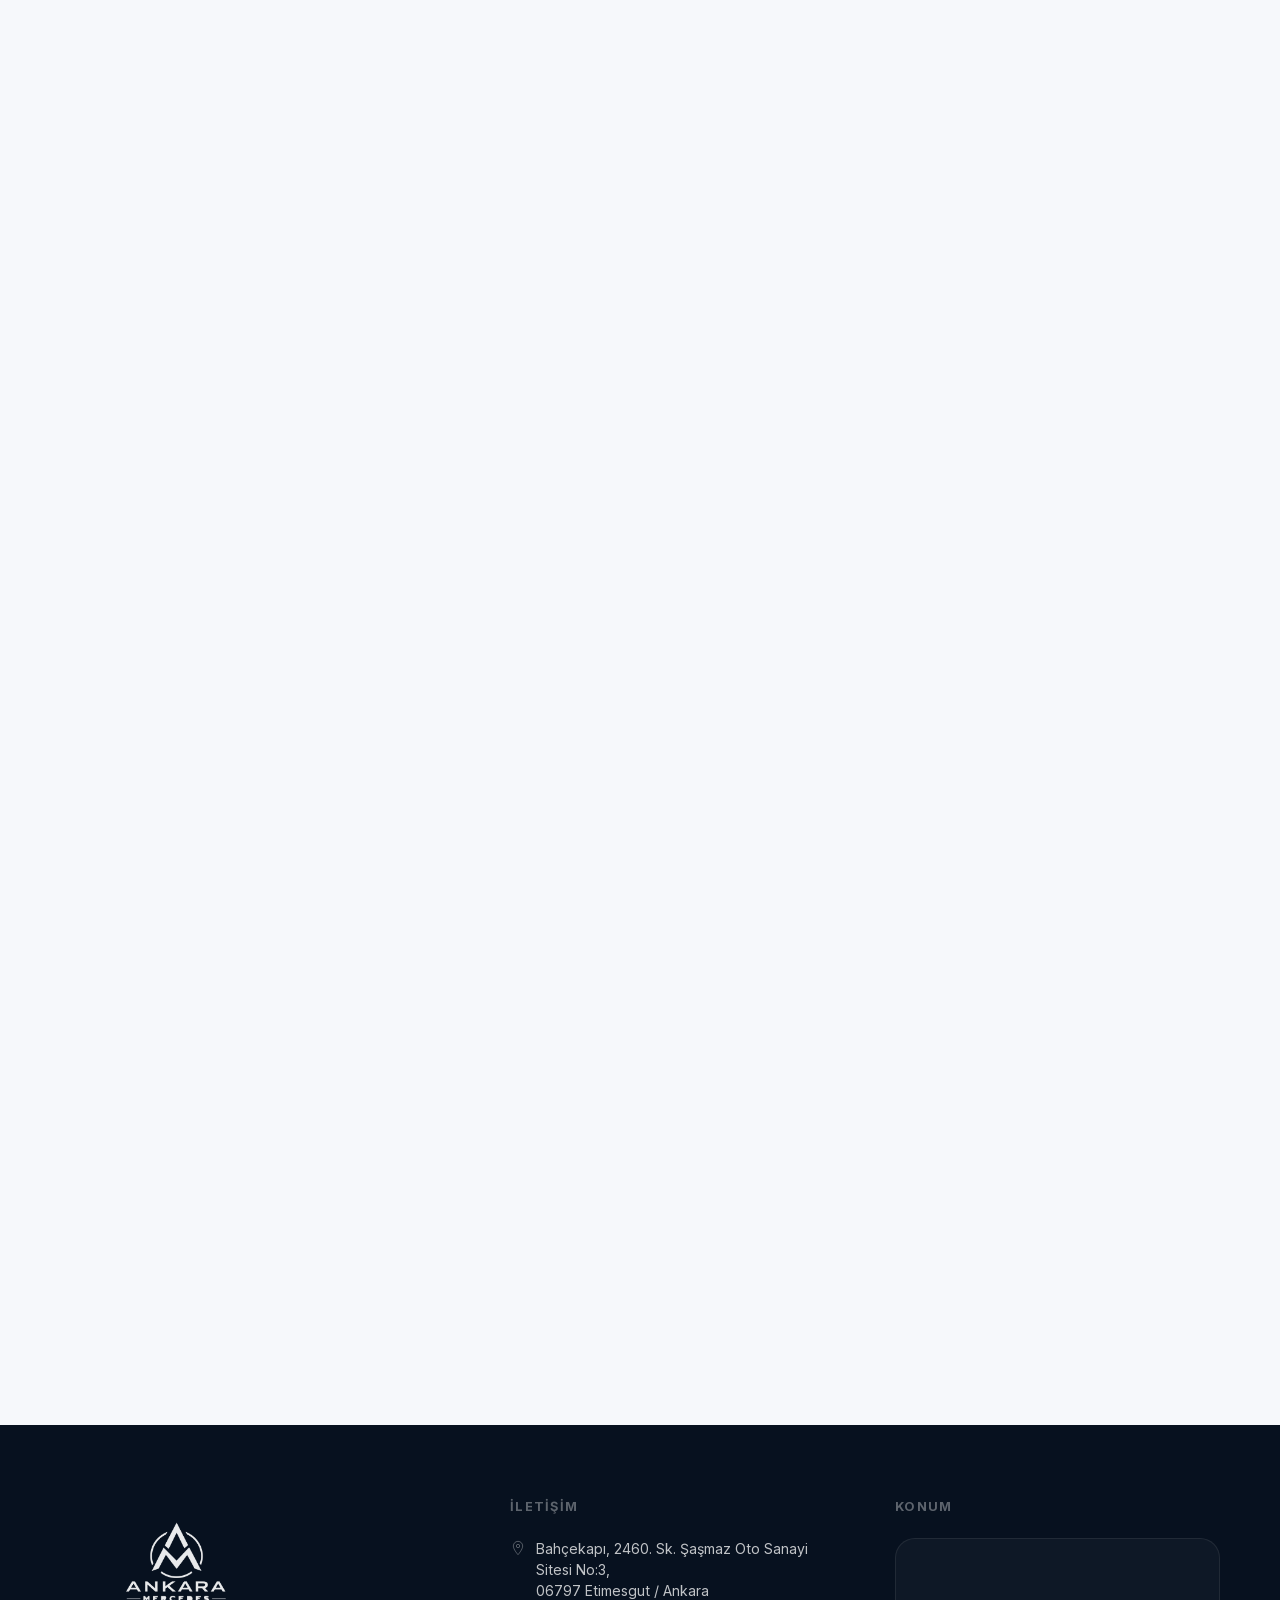
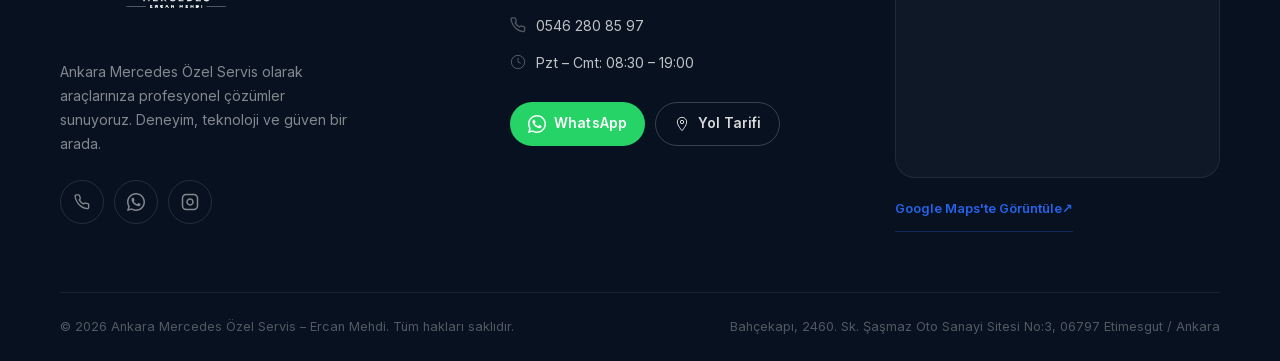
<file: hizmetler/index.html>
<!DOCTYPE html>
<html lang="tr">
<head>
  <meta charset="UTF-8">
  <meta name="viewport" content="width=device-width, initial-scale=1.0">
  <meta http-equiv="Content-Security-Policy" content="default-src 'self'; script-src 'self' https://static.cloudflareinsights.com; style-src 'self'; img-src 'self' data:; font-src 'self'; frame-src https://www.google.com https://maps.google.com; connect-src 'self' https://cloudflareinsights.com; object-src 'none'; base-uri 'self'; form-action 'self'; upgrade-insecure-requests">
  <meta name="referrer" content="strict-origin-when-cross-origin">
  <title>Mercedes Servis Hizmetlerimiz | Ankara Şaşmaz — Ercan Mehdi</title>
  <meta name="description" content="Ankara Şaşmaz&#x27;da Mercedes özel servis hizmetleri: Xentry arıza tespiti, motor revizyon, şanzıman, elektrik-elektronik, periyodik bakım, klima ve kaporta-boya.">
  <meta name="keywords" content="Ankara Mercedes servis, Mercedes özel servis Ankara, Mercedes ustası Ankara, Şaşmaz Mercedes servisi, Mercedes bakım Ankara, Etimesgut Mercedes servis">
  <meta name="author" content="Ankara Mercedes Özel Servis – Ercan Mehdi">
  <meta name="robots" content="index, follow">
  <meta name="googlebot" content="index, follow">
  <link rel="canonical" href="https://ankaramercedes.com.tr/hizmetler/">

  <meta property="og:type" content="website">
  <meta property="og:url" content="https://ankaramercedes.com.tr/hizmetler/">
  <meta property="og:title" content="Mercedes Servis Hizmetlerimiz | Ankara Şaşmaz — Ercan Mehdi">
  <meta property="og:description" content="Ankara Şaşmaz&#x27;da Mercedes özel servis hizmetleri: Xentry arıza tespiti, motor revizyon, şanzıman, elektrik-elektronik, periyodik bakım, klima ve kaporta-boya.">
  <meta property="og:image" content="https://ankaramercedes.com.tr/assets/images/og-image.jpg">
  <meta property="og:locale" content="tr_TR">
  <meta property="og:site_name" content="Ankara Mercedes Özel Servis">
  <meta name="twitter:card" content="summary_large_image">
  <meta name="twitter:title" content="Mercedes Servis Hizmetlerimiz | Ankara Şaşmaz — Ercan Mehdi">
  <meta name="twitter:description" content="Ankara Şaşmaz&#x27;da Mercedes özel servis hizmetleri: Xentry arıza tespiti, motor revizyon, şanzıman, elektrik-elektronik, periyodik bakım, klima ve kaporta-boya.">
  <meta name="twitter:image" content="https://ankaramercedes.com.tr/assets/images/og-image.jpg">

  <link rel="manifest" href="/manifest.webmanifest">
  <meta name="theme-color" content="#07111f">
  <link rel="icon" href="/favicon.ico" sizes="48x48">
  <link rel="icon" type="image/svg+xml" href="/assets/icons/favicon-v2.svg">
  <link rel="icon" type="image/png" sizes="192x192" href="/assets/icons/icon-192-v2.png">
  <link rel="apple-touch-icon" href="/assets/icons/apple-touch-icon-v2.png">
  <link rel="preload" href="/assets/fonts/inter-latin.woff2" as="font" type="font/woff2" crossorigin>
  <link rel="preload" href="/assets/fonts/inter-latin-ext.woff2" as="font" type="font/woff2" crossorigin>
  <link rel="stylesheet" href="/css/style.css?v=7">

  <script type="application/ld+json">
{
  "@context": "https://schema.org",
  "@type": "BreadcrumbList",
  "itemListElement": [
    {
      "@type": "ListItem",
      "position": 1,
      "name": "Ana Sayfa",
      "item": "https://ankaramercedes.com.tr/"
    },
    {
      "@type": "ListItem",
      "position": 2,
      "name": "Hizmetler",
      "item": "https://ankaramercedes.com.tr/hizmetler/"
    }
  ]
}
  </script>
  <script type="application/ld+json">
{
  "@context": "https://schema.org",
  "@type": "ItemList",
  "name": "Ankara Mercedes Özel Servis Hizmetleri",
  "itemListElement": [
    {
      "@type": "ListItem",
      "position": 1,
      "name": "Xentry Arıza Tespiti",
      "url": "https://ankaramercedes.com.tr/hizmetler/mercedes-xentry-ariza-tespiti-ankara/"
    },
    {
      "@type": "ListItem",
      "position": 2,
      "name": "Motor Revizyon",
      "url": "https://ankaramercedes.com.tr/hizmetler/mercedes-motor-revizyon-ankara/"
    },
    {
      "@type": "ListItem",
      "position": 3,
      "name": "Şanzıman Servisi",
      "url": "https://ankaramercedes.com.tr/hizmetler/mercedes-sanziman-servisi-ankara/"
    },
    {
      "@type": "ListItem",
      "position": 4,
      "name": "Elektrik & Elektronik",
      "url": "https://ankaramercedes.com.tr/hizmetler/mercedes-elektrik-elektronik-ankara/"
    },
    {
      "@type": "ListItem",
      "position": 5,
      "name": "Periyodik Bakım",
      "url": "https://ankaramercedes.com.tr/hizmetler/mercedes-periyodik-bakim-ankara/"
    },
    {
      "@type": "ListItem",
      "position": 6,
      "name": "Klima Servisi",
      "url": "https://ankaramercedes.com.tr/hizmetler/mercedes-klima-servisi-ankara/"
    },
    {
      "@type": "ListItem",
      "position": 7,
      "name": "Kaporta & Boya",
      "url": "https://ankaramercedes.com.tr/hizmetler/mercedes-kaporta-boya-ankara/"
    }
  ]
}
  </script>
</head>
<body>

  <a href="#icerik" class="skip-link">İçeriğe atla</a>

  <header class="header" id="header">
    <div class="container">
      <div class="header__inner">

        <a href="/" class="header__logo" aria-label="Ankara Mercedes – Ana Sayfa">
          <img src="/assets/images/ankara-mercedes-logo-transparent.webp" alt="Ankara Mercedes – Ercan Mehdi Özel Servis" class="header__logo-img" width="180" height="40">
        </a>

        <nav class="header__nav" id="mainNav" aria-label="Ana Menü">
          <ul class="header__nav-list" role="list">
            <li><a href="/" class="header__nav-link">Ana Sayfa</a></li>
            <li><a href="/hizmetler/" class="header__nav-link active">Hizmetler</a></li>
            <li><a href="/#modeller" class="header__nav-link">Modeller</a></li>
            <li><a href="/#galeri" class="header__nav-link">Galeri</a></li>
            <li><a href="/hakkimizda/" class="header__nav-link">Hakkımızda</a></li>
            <li><a href="/iletisim/" class="header__nav-link">İletişim</a></li>
          </ul>
        </nav>

        <div class="header__actions">
          <a href="tel:+905462808597" class="header__phone" aria-label="Bizi Arayın: 0546 280 85 97">
            <svg width="16" height="16" viewBox="0 0 24 24" fill="none" stroke="currentColor" stroke-width="2" aria-hidden="true"><path d="M22 16.92v3a2 2 0 0 1-2.18 2 19.79 19.79 0 0 1-8.63-3.07A19.5 19.5 0 0 1 4.69 12a19.79 19.79 0 0 1-3.07-8.67A2 2 0 0 1 3.6 1.27h3a2 2 0 0 1 2 1.72c.127.96.361 1.903.7 2.81a2 2 0 0 1-.45 2.11L7.91 8.91a16 16 0 0 0 6.06 6.06l1.27-.91a2 2 0 0 1 2.11-.45c.907.339 1.85.573 2.81.7A2 2 0 0 1 22 16.92z"/></svg>
            0546 280 85 97
          </a>
          <a href="https://wa.me/905462808597?text=Merhaba%2C%20randevu%20almak%20istiyorum." class="btn btn--whatsapp" target="_blank" rel="noopener noreferrer" aria-label="WhatsApp ile randevu alın">
            <svg width="18" height="18" viewBox="0 0 24 24" fill="currentColor" aria-hidden="true"><path d="M17.472 14.382c-.297-.149-1.758-.867-2.03-.967-.273-.099-.471-.148-.67.15-.197.297-.767.966-.94 1.164-.173.199-.347.223-.644.075-.297-.15-1.255-.463-2.39-1.475-.883-.788-1.48-1.761-1.653-2.059-.173-.297-.018-.458.13-.606.134-.133.298-.347.446-.52.149-.174.198-.298.298-.497.099-.198.05-.371-.025-.52-.075-.149-.669-1.612-.916-2.207-.242-.579-.487-.5-.669-.51-.173-.008-.371-.01-.57-.01-.198 0-.52.074-.792.372-.272.297-1.04 1.016-1.04 2.479 0 1.462 1.065 2.875 1.213 3.074.149.198 2.096 3.2 5.077 4.487.709.306 1.262.489 1.694.625.712.227 1.36.195 1.871.118.571-.085 1.758-.719 2.006-1.413.248-.694.248-1.289.173-1.413-.074-.124-.272-.198-.57-.347z"/><path d="M12 0C5.373 0 0 5.373 0 12c0 2.122.555 4.112 1.524 5.84L.057 23.998l6.305-1.654A11.954 11.954 0 0 0 12 24c6.627 0 12-5.373 12-12S18.627 0 12 0zm0 22c-1.89 0-3.656-.518-5.176-1.42l-.371-.22-3.742.981.999-3.648-.242-.375A9.972 9.972 0 0 1 2 12C2 6.477 6.477 2 12 2s10 4.477 10 10-4.477 10-10 10z"/></svg>
            <span class="btn__label">WhatsApp</span>
          </a>
          <button class="header__hamburger" id="hamburger" aria-label="Menüyü aç" aria-expanded="false" aria-controls="mainNav">
            <span></span><span></span><span></span>
          </button>
        </div>

      </div>
    </div>
  </header>

  <nav class="crumb" aria-label="Sayfa yolu">
    <div class="container">
      <ol class="crumb__list">
        <li><a href="/">Ana Sayfa</a></li><li class="crumb__sep" aria-hidden="true">/</li><li aria-current="page">Hizmetler</li>
      </ol>
    </div>
  </nav>

  <main id="icerik">

    <section class="svc-hero" aria-labelledby="hub-title">
      <div class="container">
        <div class="svc-hero__card">
          <div class="svc-hero__content">
            <p class="svc-hero__eyebrow">HİZMETLERİMİZ</p>
            <h1 class="svc-hero__title" id="hub-title">Ankara Mercedes Servisi — Tüm Hizmetlerimiz</h1>
            <p class="svc-hero__lead">Ankara Şaşmaz Oto Sanayi Sitesi'ndeki servisimizde Mercedes-Benz araçlara arıza tespitinden motor revizyonuna, şanzımandan kaporta-boyaya kadar tek çatı altında hizmet veriyoruz. 15 yıllık tecrübe, orijinal Xentry teşhis sistemi ve işini bilen bir kadro.</p>
            <div class="svc-hero__cta">
              <a href="https://wa.me/905462808597?text=Merhaba%2C%20randevu%20almak%20istiyorum." class="btn btn--whatsapp btn--lg" target="_blank" rel="noopener noreferrer"><svg width="18" height="18" viewBox="0 0 24 24" fill="currentColor" aria-hidden="true"><path d="M17.472 14.382c-.297-.149-1.758-.867-2.03-.967-.273-.099-.471-.148-.67.15-.197.297-.767.966-.94 1.164-.173.199-.347.223-.644.075-.297-.15-1.255-.463-2.39-1.475-.883-.788-1.48-1.761-1.653-2.059-.173-.297-.018-.458.13-.606.134-.133.298-.347.446-.52.149-.174.198-.298.298-.497.099-.198.05-.371-.025-.52-.075-.149-.669-1.612-.916-2.207-.242-.579-.487-.5-.669-.51-.173-.008-.371-.01-.57-.01-.198 0-.52.074-.792.372-.272.297-1.04 1.016-1.04 2.479 0 1.462 1.065 2.875 1.213 3.074.149.198 2.096 3.2 5.077 4.487.709.306 1.262.489 1.694.625.712.227 1.36.195 1.871.118.571-.085 1.758-.719 2.006-1.413.248-.694.248-1.289.173-1.413-.074-.124-.272-.198-.57-.347z"/><path d="M12 0C5.373 0 0 5.373 0 12c0 2.122.555 4.112 1.524 5.84L.057 23.998l6.305-1.654A11.954 11.954 0 0 0 12 24c6.627 0 12-5.373 12-12S18.627 0 12 0zm0 22c-1.89 0-3.656-.518-5.176-1.42l-.371-.22-3.742.981.999-3.648-.242-.375A9.972 9.972 0 0 1 2 12C2 6.477 6.477 2 12 2s10 4.477 10 10-4.477 10-10 10z"/></svg> WhatsApp Randevu</a>
              <a href="https://www.google.com/maps?cid=12600511751899810106" class="btn btn--outline-light btn--lg" target="_blank" rel="noopener noreferrer"><svg width="16" height="16" viewBox="0 0 24 24" fill="none" stroke="currentColor" stroke-width="1.5" aria-hidden="true"><path d="M12 2C8.13 2 5 5.13 5 9c0 5.25 7 13 7 13s7-7.75 7-13c0-3.87-3.13-7-7-7z"/><circle cx="12" cy="9" r="2.5"/></svg> Yol Tarifi</a>
            </div>
            <div class="svc-hero__meta">
              <span class="svc-hero__meta-item"><svg width="16" height="16" viewBox="0 0 24 24" fill="none" stroke="currentColor" stroke-width="2.4" stroke-linecap="round" stroke-linejoin="round" aria-hidden="true"><polyline points="20 6 9 17 4 12"/></svg>15 yıllık tecrübe</span>
              <span class="svc-hero__meta-item"><svg width="16" height="16" viewBox="0 0 24 24" fill="none" stroke="currentColor" stroke-width="2.4" stroke-linecap="round" stroke-linejoin="round" aria-hidden="true"><polyline points="20 6 9 17 4 12"/></svg>Orijinal Xentry</span>
              <span class="svc-hero__meta-item"><svg width="16" height="16" viewBox="0 0 24 24" fill="none" stroke="currentColor" stroke-width="2.4" stroke-linecap="round" stroke-linejoin="round" aria-hidden="true"><polyline points="20 6 9 17 4 12"/></svg>Pzt–Cmt 08:30–19:00</span>
            </div>
          </div>
          <div class="svc-hero__media">
            <img src="/assets/images/about/about-mercedes-service-workshop.webp" alt="Ankara Mercedes özel servis atölyesi — Şaşmaz Etimesgut" width="640" height="480" loading="eager" fetchpriority="high">
          </div>
        </div>
      </div>
    </section>

    <section class="container pb-section" aria-labelledby="list-title">
      <div class="section-header" data-reveal>
        <div>
          <p class="section-eyebrow">NE YAPIYORUZ</p>
          <h2 class="section-title" id="list-title">Mercedes'iniz için Profesyonel Çözümler</h2>
        </div>
      </div>
      <div class="hub-grid" data-reveal>
            <a class="hub-card" href="/hizmetler/mercedes-xentry-ariza-tespiti-ankara/">
              <div class="hub-card__media">
                <img src="/assets/images/services/service-star-diagnosis.webp" alt="Mercedes Xentry arıza tespiti — Ankara Şaşmaz özel servis" loading="lazy" width="340" height="212">
              </div>
              <div class="hub-card__body">
                <h2 class="hub-card__title">Xentry Arıza Tespiti</h2>
                <p class="hub-card__desc">Mercedes&#x27;e özel Xentry cihazı ile arıza tespiti ve kodlama işlemleri.</p>
                <span class="hub-card__more">Detaylı bilgi <span aria-hidden="true">→</span></span>
              </div>
            </a>
            <a class="hub-card" href="/hizmetler/mercedes-motor-revizyon-ankara/">
              <div class="hub-card__media">
                <img src="/assets/images/services/service-mercedes-engine-revision.webp" alt="Mercedes motor revizyonu — Ankara Şaşmaz özel servis" loading="lazy" width="340" height="212">
              </div>
              <div class="hub-card__body">
                <h2 class="hub-card__title">Motor Revizyon</h2>
                <p class="hub-card__desc">Motor bakımı, onarımı ve revizyonu. Aracınızı görelim, durumu birlikte konuşalım.</p>
                <span class="hub-card__more">Detaylı bilgi <span aria-hidden="true">→</span></span>
              </div>
            </a>
            <a class="hub-card" href="/hizmetler/mercedes-sanziman-servisi-ankara/">
              <div class="hub-card__media">
                <img src="/assets/images/services/service-mercedes-transmission.webp" alt="Mercedes şanzıman servisi — Ankara Şaşmaz özel servis" loading="lazy" width="340" height="212">
              </div>
              <div class="hub-card__body">
                <h2 class="hub-card__title">Şanzıman Servisi</h2>
                <p class="hub-card__desc">Otomatik ve manuel şanzımanlarda bakım ve onarım işlemleri.</p>
                <span class="hub-card__more">Detaylı bilgi <span aria-hidden="true">→</span></span>
              </div>
            </a>
            <a class="hub-card" href="/hizmetler/mercedes-elektrik-elektronik-ankara/">
              <div class="hub-card__media">
                <img src="/assets/images/services/service-mercedes-electrical-electronics.webp" alt="Mercedes elektrik elektronik servisi — Ankara Şaşmaz özel servis" loading="lazy" width="340" height="212">
              </div>
              <div class="hub-card__body">
                <h2 class="hub-card__title">Elektrik &amp; Elektronik</h2>
                <p class="hub-card__desc">Elektrik ve elektronik arızalar, beyin tamiri ve kodlama işlemleri.</p>
                <span class="hub-card__more">Detaylı bilgi <span aria-hidden="true">→</span></span>
              </div>
            </a>
            <a class="hub-card" href="/hizmetler/mercedes-periyodik-bakim-ankara/">
              <div class="hub-card__media">
                <img src="/assets/images/services/service-mercedes-periodic-maintenance.webp" alt="Mercedes periyodik bakım — Ankara Şaşmaz özel servis" loading="lazy" width="340" height="212">
              </div>
              <div class="hub-card__body">
                <h2 class="hub-card__title">Periyodik Bakım</h2>
                <p class="hub-card__desc">Yağ, filtre ve genel kontrolleri kapsayan periyodik bakım hizmeti.</p>
                <span class="hub-card__more">Detaylı bilgi <span aria-hidden="true">→</span></span>
              </div>
            </a>
            <a class="hub-card" href="/hizmetler/mercedes-klima-servisi-ankara/">
              <div class="hub-card__media">
                <img src="/assets/images/services/service-mercedes-ac-service.webp" alt="Mercedes klima servisi — Ankara Şaşmaz özel servis" loading="lazy" width="340" height="212">
              </div>
              <div class="hub-card__body">
                <h2 class="hub-card__title">Klima Servisi</h2>
                <p class="hub-card__desc">Klima bakımı, gaz dolumu ve soğutma şikâyetlerinin incelenmesi.</p>
                <span class="hub-card__more">Detaylı bilgi <span aria-hidden="true">→</span></span>
              </div>
            </a>
            <a class="hub-card" href="/hizmetler/mercedes-kaporta-boya-ankara/">
              <div class="hub-card__media">
                <img src="/assets/images/services/service-mercedes-body-paint.webp" alt="Mercedes kaporta ve boya — Ankara Şaşmaz özel servis" loading="lazy" width="340" height="212">
              </div>
              <div class="hub-card__body">
                <h2 class="hub-card__title">Kaporta &amp; Boya</h2>
                <p class="hub-card__desc">Kaporta düzeltme ve aracınızın rengine uygun boya çalışmaları.</p>
                <span class="hub-card__more">Detaylı bilgi <span aria-hidden="true">→</span></span>
              </div>
            </a>
      </div>

      <section class="svc-block mt-26" data-reveal>
        <h2>Neden Ankara Mercedes Özel Servis?</h2>
        <p>Ankara'da Mercedes servisi ararken karşılaşılan en yaygın sorun, arızanın tahminle aranması ve sırayla parça değiştirilmesidir. Biz bunun yerine ölçümle çalışıyoruz: aracınız önce orijinal <strong>Xentry</strong> teşhis sistemine bağlanır, tüm kontrol üniteleri okunur ve bulgu canlı veriyle doğrulanır. Ne yapılacağını size anlatmadan ve onayınızı almadan işleme başlamıyoruz.</p>
        <p>Şaşmaz Oto Sanayi Sitesi'ndeki atölyemizde motor, şanzıman, elektrik-elektronik, bakım, klima ve kaporta-boya işleri aynı çatı altında yapılır. Aracınızın bir bölümü için başka bir servise gönderilmesi gerekmez.</p>
        <ul class="svc-list" role="list">
          <li><strong>15 yıllık Mercedes tecrübesi:</strong> 2009'dan bu yana yalnızca Mercedes-Benz araçlarla çalışıyoruz.</li>
          <li><strong>Orijinal teşhis sistemi:</strong> Genel amaçlı cihaz değil, Mercedes'in kendi Xentry yazılımı kullanılır.</li>
          <li><strong>Onaysız işlem yok:</strong> Tespit edilen arıza ve yapılacak işlem önceden size anlatılır.</li>
          <li><strong>Tek noktada çözüm:</strong> Mekanikten elektroniğe, bakımdan kaportaya kadar tüm işlemler serviste yapılır.</li>
          <li><strong>Ankara geneline hizmet:</strong> Şaşmaz ve Etimesgut merkezli olarak Ankara'nın tüm ilçelerinden araç kabul ediyoruz.</li>
        </ul>
      </section>

      <section class="svc-cta mt-26" data-reveal aria-label="Randevu">
        <h2>Aracınız için randevu alın</h2>
        <p>Şikâyetinizi WhatsApp'tan yazın, aracınıza ne zaman bakabileceğimizi birlikte belirleyelim. Randevu zorunlu değildir ama bekleme sürenizi kısaltır.</p>
        <div class="svc-cta__btns">
          <a href="https://wa.me/905462808597?text=Merhaba%2C%20randevu%20almak%20istiyorum." class="btn btn--whatsapp btn--lg" target="_blank" rel="noopener noreferrer"><svg width="18" height="18" viewBox="0 0 24 24" fill="currentColor" aria-hidden="true"><path d="M17.472 14.382c-.297-.149-1.758-.867-2.03-.967-.273-.099-.471-.148-.67.15-.197.297-.767.966-.94 1.164-.173.199-.347.223-.644.075-.297-.15-1.255-.463-2.39-1.475-.883-.788-1.48-1.761-1.653-2.059-.173-.297-.018-.458.13-.606.134-.133.298-.347.446-.52.149-.174.198-.298.298-.497.099-.198.05-.371-.025-.52-.075-.149-.669-1.612-.916-2.207-.242-.579-.487-.5-.669-.51-.173-.008-.371-.01-.57-.01-.198 0-.52.074-.792.372-.272.297-1.04 1.016-1.04 2.479 0 1.462 1.065 2.875 1.213 3.074.149.198 2.096 3.2 5.077 4.487.709.306 1.262.489 1.694.625.712.227 1.36.195 1.871.118.571-.085 1.758-.719 2.006-1.413.248-.694.248-1.289.173-1.413-.074-.124-.272-.198-.57-.347z"/><path d="M12 0C5.373 0 0 5.373 0 12c0 2.122.555 4.112 1.524 5.84L.057 23.998l6.305-1.654A11.954 11.954 0 0 0 12 24c6.627 0 12-5.373 12-12S18.627 0 12 0zm0 22c-1.89 0-3.656-.518-5.176-1.42l-.371-.22-3.742.981.999-3.648-.242-.375A9.972 9.972 0 0 1 2 12C2 6.477 6.477 2 12 2s10 4.477 10 10-4.477 10-10 10z"/></svg> WhatsApp Randevu</a>
          <a href="tel:+905462808597" class="btn btn--outline-light btn--lg"><svg width="16" height="16" viewBox="0 0 24 24" fill="none" stroke="currentColor" stroke-width="2" aria-hidden="true"><path d="M22 16.92v3a2 2 0 0 1-2.18 2 19.79 19.79 0 0 1-8.63-3.07A19.5 19.5 0 0 1 4.69 12a19.79 19.79 0 0 1-3.07-8.67A2 2 0 0 1 3.6 1.27h3a2 2 0 0 1 2 1.72c.127.96.361 1.903.7 2.81a2 2 0 0 1-.45 2.11L7.91 8.91a16 16 0 0 0 6.06 6.06l1.27-.91a2 2 0 0 1 2.11-.45c.907.339 1.85.573 2.81.7A2 2 0 0 1 22 16.92z"/></svg> 0546 280 85 97</a>
        </div>
      </section>
    </section>

  </main>

  <footer class="footer" id="iletisim" aria-label="İletişim Bilgileri ve Footer">
    <div class="container">
      <div class="footer__grid">

        <div class="footer__brand">
          <a href="/" class="footer__logo" aria-label="Ankara Mercedes – Ercan Mehdi">
            <span class="footer__logo-wrap">
              <img src="/assets/images/ankara-mercedes-footer-logo.webp" alt="Ankara Mercedes – Ercan Mehdi Özel Servis" class="footer__logo-img" width="180" height="44">
            </span>
          </a>
          <p class="footer__desc">Ankara Mercedes Özel Servis olarak araçlarınıza profesyonel çözümler sunuyoruz. Deneyim, teknoloji ve güven bir arada.</p>
          <div class="footer__social">
            <a href="tel:+905462808597" class="footer__social-link" aria-label="Bizi arayın: 0546 280 85 97"><svg width="16" height="16" viewBox="0 0 24 24" fill="none" stroke="currentColor" stroke-width="2" aria-hidden="true"><path d="M22 16.92v3a2 2 0 0 1-2.18 2 19.79 19.79 0 0 1-8.63-3.07A19.5 19.5 0 0 1 4.69 12a19.79 19.79 0 0 1-3.07-8.67A2 2 0 0 1 3.6 1.27h3a2 2 0 0 1 2 1.72c.127.96.361 1.903.7 2.81a2 2 0 0 1-.45 2.11L7.91 8.91a16 16 0 0 0 6.06 6.06l1.27-.91a2 2 0 0 1 2.11-.45c.907.339 1.85.573 2.81.7A2 2 0 0 1 22 16.92z"/></svg></a>
            <a href="https://wa.me/905462808597" class="footer__social-link" aria-label="WhatsApp hattımız" target="_blank" rel="noopener noreferrer"><svg width="18" height="18" viewBox="0 0 24 24" fill="currentColor" aria-hidden="true"><path d="M17.472 14.382c-.297-.149-1.758-.867-2.03-.967-.273-.099-.471-.148-.67.15-.197.297-.767.966-.94 1.164-.173.199-.347.223-.644.075-.297-.15-1.255-.463-2.39-1.475-.883-.788-1.48-1.761-1.653-2.059-.173-.297-.018-.458.13-.606.134-.133.298-.347.446-.52.149-.174.198-.298.298-.497.099-.198.05-.371-.025-.52-.075-.149-.669-1.612-.916-2.207-.242-.579-.487-.5-.669-.51-.173-.008-.371-.01-.57-.01-.198 0-.52.074-.792.372-.272.297-1.04 1.016-1.04 2.479 0 1.462 1.065 2.875 1.213 3.074.149.198 2.096 3.2 5.077 4.487.709.306 1.262.489 1.694.625.712.227 1.36.195 1.871.118.571-.085 1.758-.719 2.006-1.413.248-.694.248-1.289.173-1.413-.074-.124-.272-.198-.57-.347z"/><path d="M12 0C5.373 0 0 5.373 0 12c0 2.122.555 4.112 1.524 5.84L.057 23.998l6.305-1.654A11.954 11.954 0 0 0 12 24c6.627 0 12-5.373 12-12S18.627 0 12 0zm0 22c-1.89 0-3.656-.518-5.176-1.42l-.371-.22-3.742.981.999-3.648-.242-.375A9.972 9.972 0 0 1 2 12C2 6.477 6.477 2 12 2s10 4.477 10 10-4.477 10-10 10z"/></svg></a>
            <a href="https://www.instagram.com/ankara.mercedes" class="footer__social-link" aria-label="Instagram hesabımız" target="_blank" rel="noopener noreferrer"><svg width="18" height="18" viewBox="0 0 24 24" fill="none" stroke="currentColor" stroke-width="2" aria-hidden="true"><rect x="2" y="2" width="20" height="20" rx="5" ry="5"/><path d="M16 11.37A4 4 0 1 1 12.63 8 4 4 0 0 1 16 11.37z"/><line x1="17.5" y1="6.5" x2="17.51" y2="6.5"/></svg></a>
          </div>
        </div>

        <div class="footer__contact">
          <h3 class="footer__heading">İletişim</h3>
          <ul class="footer__info" role="list">
            <li><svg width="16" height="16" viewBox="0 0 24 24" fill="none" stroke="currentColor" stroke-width="1.5" aria-hidden="true"><path d="M12 2C8.13 2 5 5.13 5 9c0 5.25 7 13 7 13s7-7.75 7-13c0-3.87-3.13-7-7-7z"/><circle cx="12" cy="9" r="2.5"/></svg><address>Bahçekapı, 2460. Sk. Şaşmaz Oto Sanayi Sitesi No:3,<br>06797 Etimesgut / Ankara</address></li>
            <li><svg width="16" height="16" viewBox="0 0 24 24" fill="none" stroke="currentColor" stroke-width="2" aria-hidden="true"><path d="M22 16.92v3a2 2 0 0 1-2.18 2 19.79 19.79 0 0 1-8.63-3.07A19.5 19.5 0 0 1 4.69 12a19.79 19.79 0 0 1-3.07-8.67A2 2 0 0 1 3.6 1.27h3a2 2 0 0 1 2 1.72c.127.96.361 1.903.7 2.81a2 2 0 0 1-.45 2.11L7.91 8.91a16 16 0 0 0 6.06 6.06l1.27-.91a2 2 0 0 1 2.11-.45c.907.339 1.85.573 2.81.7A2 2 0 0 1 22 16.92z"/></svg><a href="tel:+905462808597">0546 280 85 97</a></li>
            <li><svg width="16" height="16" viewBox="0 0 24 24" fill="none" stroke="currentColor" stroke-width="1.5" aria-hidden="true"><circle cx="12" cy="12" r="10"/><polyline points="12,6 12,12 16,14"/></svg><span>Pzt – Cmt: 08:30 – 19:00</span></li>
          </ul>
          <div class="footer__btns">
            <a href="https://wa.me/905462808597?text=Merhaba%2C%20randevu%20almak%20istiyorum." class="btn btn--whatsapp btn--sm" target="_blank" rel="noopener noreferrer"><svg width="18" height="18" viewBox="0 0 24 24" fill="currentColor" aria-hidden="true"><path d="M17.472 14.382c-.297-.149-1.758-.867-2.03-.967-.273-.099-.471-.148-.67.15-.197.297-.767.966-.94 1.164-.173.199-.347.223-.644.075-.297-.15-1.255-.463-2.39-1.475-.883-.788-1.48-1.761-1.653-2.059-.173-.297-.018-.458.13-.606.134-.133.298-.347.446-.52.149-.174.198-.298.298-.497.099-.198.05-.371-.025-.52-.075-.149-.669-1.612-.916-2.207-.242-.579-.487-.5-.669-.51-.173-.008-.371-.01-.57-.01-.198 0-.52.074-.792.372-.272.297-1.04 1.016-1.04 2.479 0 1.462 1.065 2.875 1.213 3.074.149.198 2.096 3.2 5.077 4.487.709.306 1.262.489 1.694.625.712.227 1.36.195 1.871.118.571-.085 1.758-.719 2.006-1.413.248-.694.248-1.289.173-1.413-.074-.124-.272-.198-.57-.347z"/><path d="M12 0C5.373 0 0 5.373 0 12c0 2.122.555 4.112 1.524 5.84L.057 23.998l6.305-1.654A11.954 11.954 0 0 0 12 24c6.627 0 12-5.373 12-12S18.627 0 12 0zm0 22c-1.89 0-3.656-.518-5.176-1.42l-.371-.22-3.742.981.999-3.648-.242-.375A9.972 9.972 0 0 1 2 12C2 6.477 6.477 2 12 2s10 4.477 10 10-4.477 10-10 10z"/></svg> WhatsApp</a>
            <a href="https://www.google.com/maps?cid=12600511751899810106" class="btn btn--outline-light btn--sm" target="_blank" rel="noopener noreferrer"><svg width="16" height="16" viewBox="0 0 24 24" fill="none" stroke="currentColor" stroke-width="1.5" aria-hidden="true"><path d="M12 2C8.13 2 5 5.13 5 9c0 5.25 7 13 7 13s7-7.75 7-13c0-3.87-3.13-7-7-7z"/><circle cx="12" cy="9" r="2.5"/></svg> Yol Tarifi</a>
          </div>
        </div>

        <div class="footer__map-col">
          <h3 class="footer__heading">Konum</h3>
          <div class="footer__map-preview">
            <iframe
              src="https://www.google.com/maps?q=Ankara+Mercedes+%C3%96zel+Servis+-+Ercan+Mehdi&amp;ll=39.944353,32.7061976&amp;z=17&amp;output=embed"
              title="Ankara Mercedes – Ercan Mehdi Google Maps konumu"
              loading="lazy"
              referrerpolicy="no-referrer-when-downgrade"
              allowfullscreen>
            </iframe>
          </div>
          <a href="https://www.google.com/maps?cid=12600511751899810106" class="footer__map-link" target="_blank" rel="noopener noreferrer">
            Google Maps'te Görüntüle <span aria-hidden="true">↗</span>
          </a>
        </div>

      </div>
      <div class="footer__bottom">
        <p>© 2026 Ankara Mercedes Özel Servis – Ercan Mehdi. Tüm hakları saklıdır.</p>
        <p class="footer__bottom-loc">Bahçekapı, 2460. Sk. Şaşmaz Oto Sanayi Sitesi No:3, 06797 Etimesgut / Ankara</p>
      </div>
    </div>
  </footer>

  <a href="https://wa.me/905462808597?text=Merhaba%2C%20randevu%20almak%20istiyorum."
     class="floating-whatsapp"
     target="_blank"
     rel="noopener noreferrer"
     aria-label="WhatsApp ile servis randevusu alın">
    <svg width="24" height="24" viewBox="0 0 24 24" fill="currentColor" aria-hidden="true"><path d="M17.472 14.382c-.297-.149-1.758-.867-2.03-.967-.273-.099-.471-.148-.67.15-.197.297-.767.966-.94 1.164-.173.199-.347.223-.644.075-.297-.15-1.255-.463-2.39-1.475-.883-.788-1.48-1.761-1.653-2.059-.173-.297-.018-.458.13-.606.134-.133.298-.347.446-.52.149-.174.198-.298.298-.497.099-.198.05-.371-.025-.52-.075-.149-.669-1.612-.916-2.207-.242-.579-.487-.5-.669-.51-.173-.008-.371-.01-.57-.01-.198 0-.52.074-.792.372-.272.297-1.04 1.016-1.04 2.479 0 1.462 1.065 2.875 1.213 3.074.149.198 2.096 3.2 5.077 4.487.709.306 1.262.489 1.694.625.712.227 1.36.195 1.871.118.571-.085 1.758-.719 2.006-1.413.248-.694.248-1.289.173-1.413-.074-.124-.272-.198-.57-.347z"/><path d="M12 0C5.373 0 0 5.373 0 12c0 2.122.555 4.112 1.524 5.84L.057 23.998l6.305-1.654A11.954 11.954 0 0 0 12 24c6.627 0 12-5.373 12-12S18.627 0 12 0zm0 22c-1.89 0-3.656-.518-5.176-1.42l-.371-.22-3.742.981.999-3.648-.242-.375A9.972 9.972 0 0 1 2 12C2 6.477 6.477 2 12 2s10 4.477 10 10-4.477 10-10 10z"/></svg>
  </a>

  <script src="/js/main.js"></script>
</body>
</html>
</file>
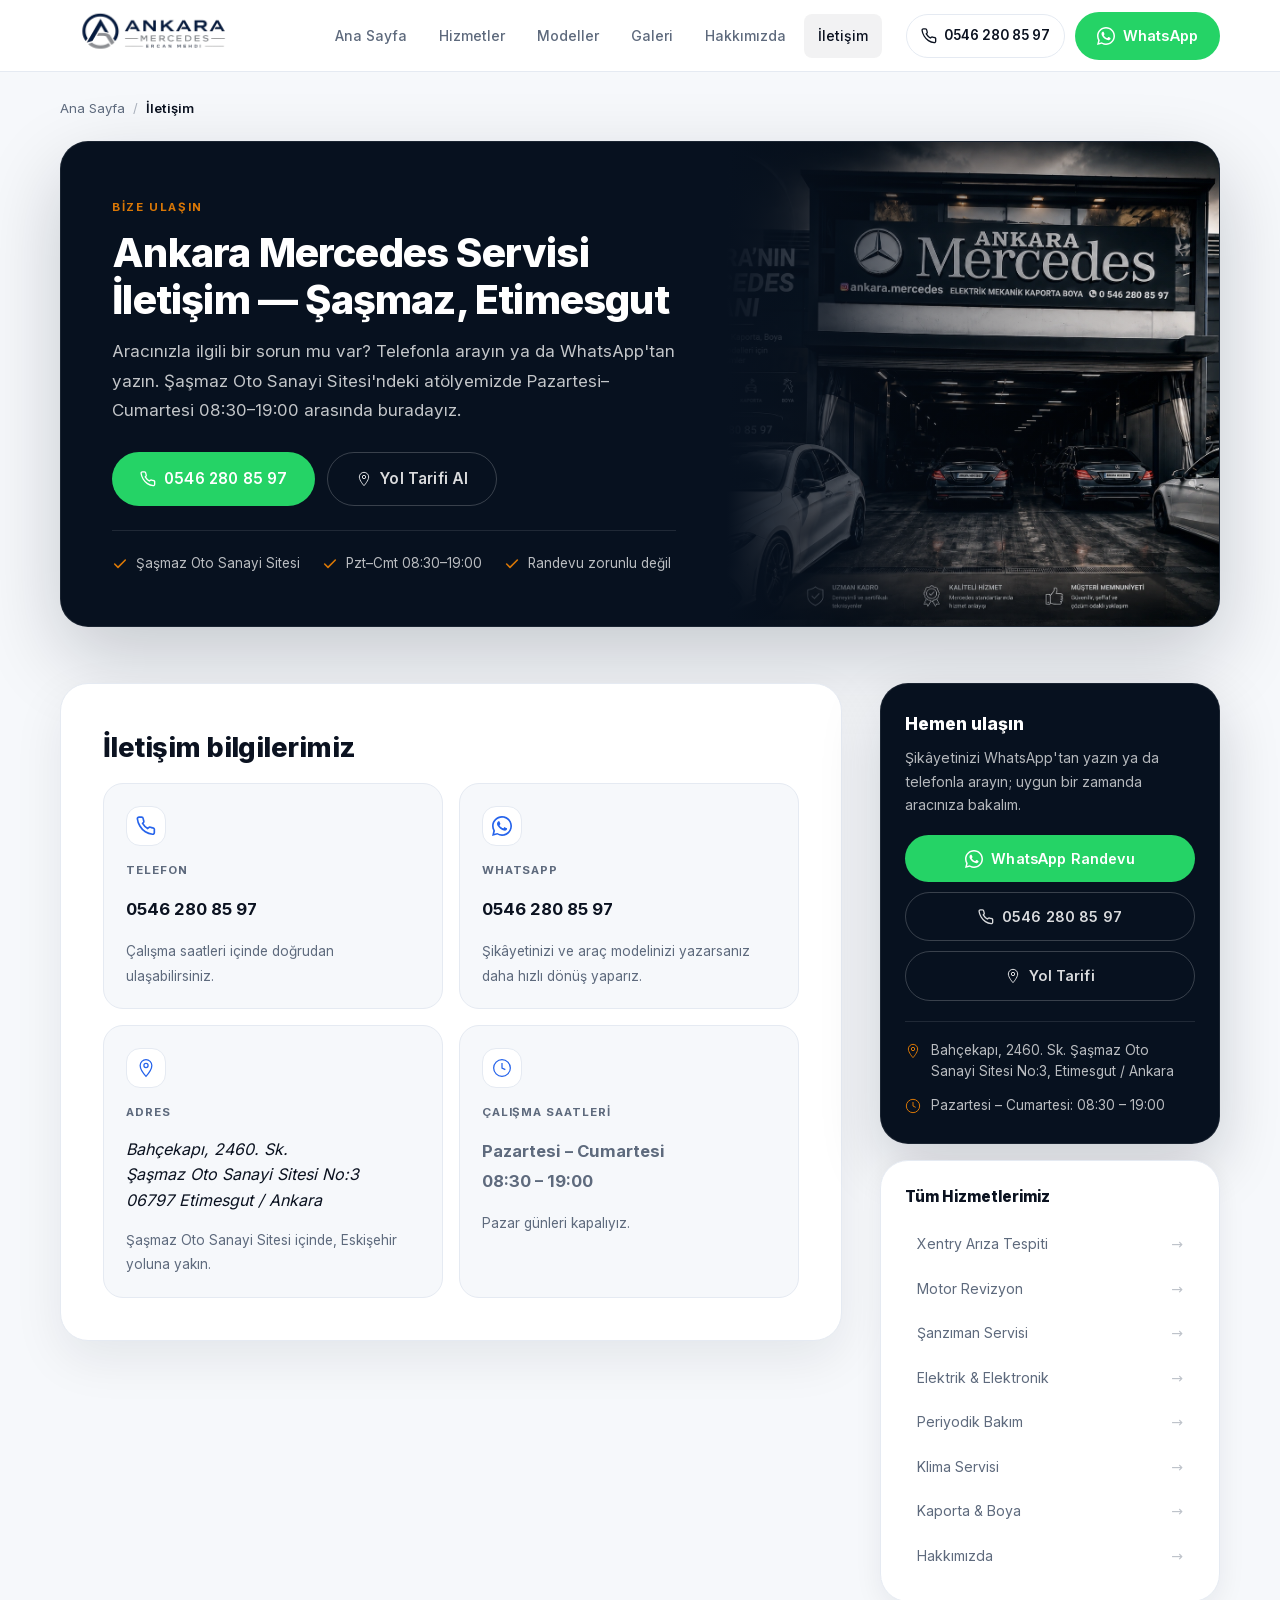
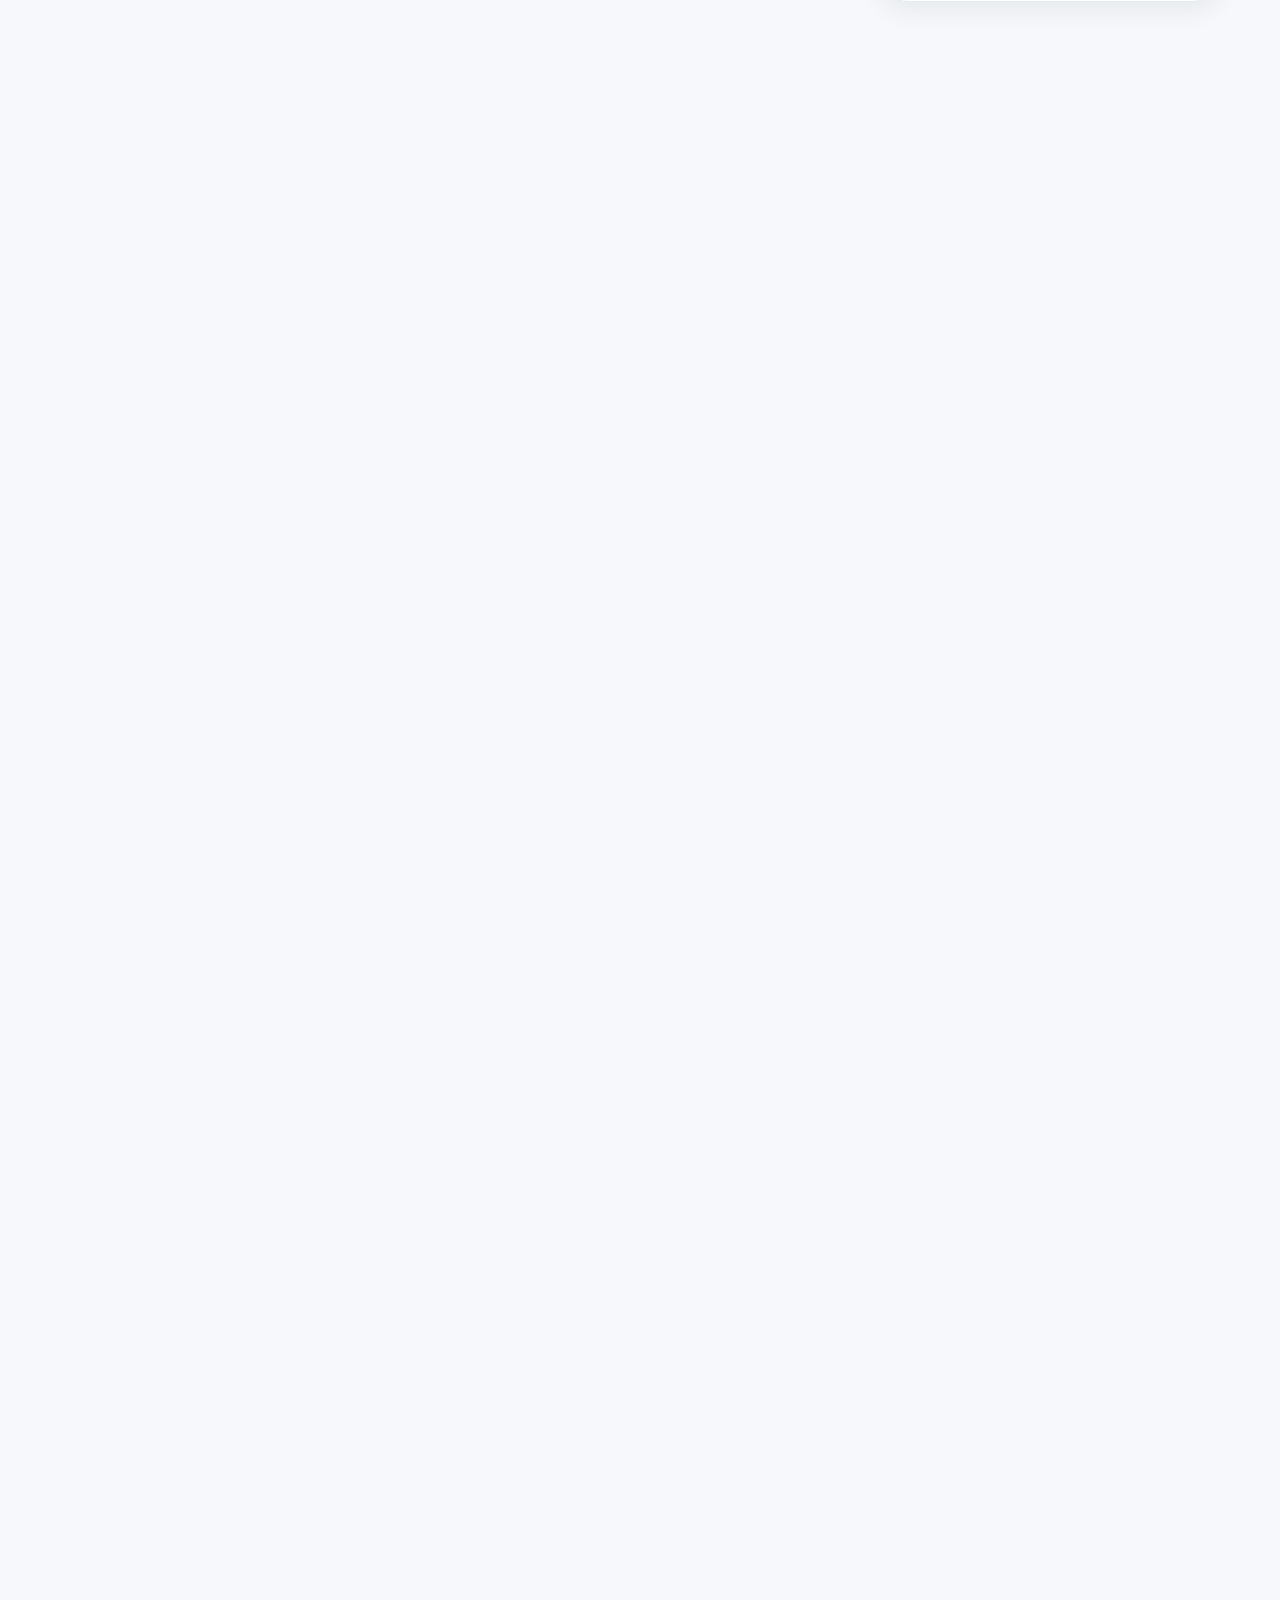
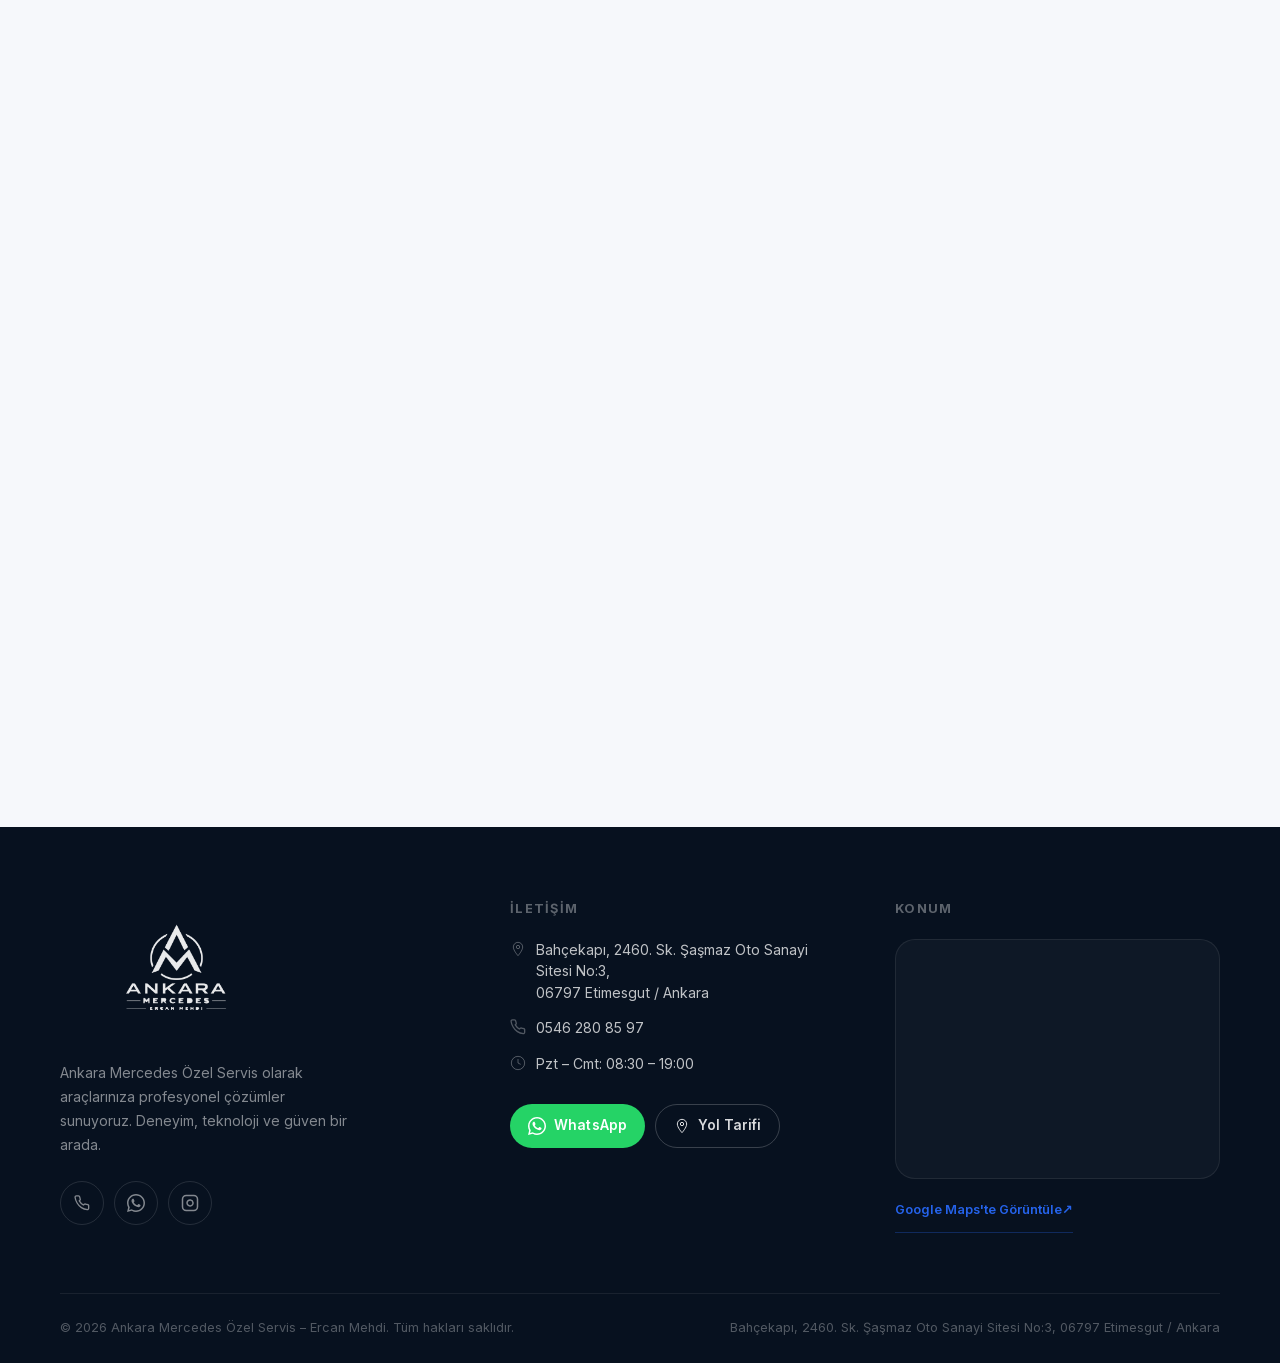
<file: iletisim/index.html>
<!DOCTYPE html>
<html lang="tr">
<head>
  <meta charset="UTF-8">
  <meta name="viewport" content="width=device-width, initial-scale=1.0">
  <meta http-equiv="Content-Security-Policy" content="default-src 'self'; script-src 'self' https://static.cloudflareinsights.com; style-src 'self'; img-src 'self' data:; font-src 'self'; frame-src https://www.google.com https://maps.google.com; connect-src 'self' https://cloudflareinsights.com; object-src 'none'; base-uri 'self'; form-action 'self'; upgrade-insecure-requests">
  <meta name="referrer" content="strict-origin-when-cross-origin">
  <title>İletişim | Ankara Mercedes Servisi Telefon ve Adres — Şaşmaz</title>
  <meta name="description" content="Ankara Mercedes özel servisi iletişim: 0546 280 85 97. Şaşmaz Oto Sanayi Sitesi, Etimesgut. Pazartesi–Cumartesi 08:30–19:00. Yol tarifi, harita ve WhatsApp randevu.">
  <meta name="keywords" content="Ankara Mercedes servisi iletişim, Mercedes servisi Ankara telefon, Şaşmaz Mercedes servisi adres, Etimesgut Mercedes servisi, Ankara Mercedes ustası telefon, Mercedes servisi çalışma saatleri Ankara, Şaşmaz oto sanayi Mercedes, Ankara Mercedes servisi randevu, Mercedes servisi yol tarifi Ankara">
  <meta name="author" content="Ankara Mercedes Özel Servis – Ercan Mehdi">
  <meta name="robots" content="index, follow">
  <meta name="googlebot" content="index, follow">
  <link rel="canonical" href="https://ankaramercedes.com.tr/iletisim/">

  <meta property="og:type" content="website">
  <meta property="og:url" content="https://ankaramercedes.com.tr/iletisim/">
  <meta property="og:title" content="İletişim | Ankara Mercedes Servisi Telefon ve Adres — Şaşmaz">
  <meta property="og:description" content="Ankara Mercedes özel servisi iletişim: 0546 280 85 97. Şaşmaz Oto Sanayi Sitesi, Etimesgut. Pazartesi–Cumartesi 08:30–19:00. Yol tarifi ve harita.">
  <meta property="og:image" content="https://ankaramercedes.com.tr/assets/images/gallery/ercan-mehdi-mercedes-servis-ankara-dis-cephe.webp">
  <meta property="og:locale" content="tr_TR">
  <meta property="og:site_name" content="Ankara Mercedes Özel Servis">
  <meta name="twitter:card" content="summary_large_image">
  <meta name="twitter:title" content="İletişim | Ankara Mercedes Servisi Telefon ve Adres — Şaşmaz">
  <meta name="twitter:description" content="Ankara Mercedes özel servisi iletişim: 0546 280 85 97. Şaşmaz Oto Sanayi Sitesi, Etimesgut. Pazartesi–Cumartesi 08:30–19:00.">
  <meta name="twitter:image" content="https://ankaramercedes.com.tr/assets/images/gallery/ercan-mehdi-mercedes-servis-ankara-dis-cephe.webp">

  <meta name="geo.region" content="TR-06">
  <meta name="geo.placename" content="Etimesgut, Ankara">
  <meta name="geo.position" content="39.944353;32.7061976">
  <meta name="ICBM" content="39.944353, 32.7061976">

  <link rel="manifest" href="/manifest.webmanifest">
  <meta name="theme-color" content="#07111f">
  <link rel="icon" href="/favicon.ico" sizes="48x48">
  <link rel="icon" type="image/svg+xml" href="/assets/icons/favicon-v2.svg">
  <link rel="icon" type="image/png" sizes="192x192" href="/assets/icons/icon-192-v2.png">
  <link rel="apple-touch-icon" href="/assets/icons/apple-touch-icon-v2.png">
  <link rel="preload" href="/assets/fonts/inter-latin.woff2" as="font" type="font/woff2" crossorigin>
  <link rel="preload" href="/assets/fonts/inter-latin-ext.woff2" as="font" type="font/woff2" crossorigin>
  <link rel="stylesheet" href="/css/style.css?v=7">

  <script type="application/ld+json">
{
  "@context": "https://schema.org",
  "@type": "ContactPage",
  "@id": "https://ankaramercedes.com.tr/iletisim/#contactpage",
  "url": "https://ankaramercedes.com.tr/iletisim/",
  "name": "İletişim — Ankara Mercedes Özel Servis",
  "description": "Ankara Mercedes özel servisi iletişim bilgileri, adres, telefon, çalışma saatleri ve yol tarifi.",
  "inLanguage": "tr-TR",
  "mainEntity": {
    "@type": [
      "LocalBusiness",
      "AutoRepair"
    ],
    "@id": "https://ankaramercedes.com.tr/#business",
    "name": "Ankara Mercedes Özel Servis - Ercan Mehdi",
    "description": "Ankara Şaşmaz'da Mercedes-Benz araçlara hizmet veren bağımsız özel servis.",
    "telephone": "+905462808597",
    "url": "https://ankaramercedes.com.tr",
    "image": "https://ankaramercedes.com.tr/assets/images/gallery/ercan-mehdi-mercedes-servis-ankara-dis-cephe.webp",
    "hasMap": "https://www.google.com/maps?cid=12600511751899810106",
    "address": {
      "@type": "PostalAddress",
      "streetAddress": "Bahçekapı, 2460. Sk. Şaşmaz Oto Sanayi Sitesi No:3",
      "addressLocality": "Etimesgut",
      "addressRegion": "Ankara",
      "postalCode": "06797",
      "addressCountry": "TR"
    },
    "geo": {
      "@type": "GeoCoordinates",
      "latitude": "39.944353",
      "longitude": "32.7061976"
    },
    "openingHoursSpecification": [
      {
        "@type": "OpeningHoursSpecification",
        "dayOfWeek": [
          "Monday",
          "Tuesday",
          "Wednesday",
          "Thursday",
          "Friday",
          "Saturday"
        ],
        "opens": "08:30",
        "closes": "19:00"
      }
    ],
    "areaServed": [
      { "@type": "City", "name": "Ankara" },
      { "@type": "AdministrativeArea", "name": "Etimesgut" },
      { "@type": "AdministrativeArea", "name": "Şaşmaz" },
      { "@type": "AdministrativeArea", "name": "Yenimahalle" },
      { "@type": "AdministrativeArea", "name": "Batıkent" },
      { "@type": "AdministrativeArea", "name": "Sincan" },
      { "@type": "AdministrativeArea", "name": "Çayyolu" },
      { "@type": "AdministrativeArea", "name": "Ümitköy" },
      { "@type": "AdministrativeArea", "name": "Eryaman" },
      { "@type": "AdministrativeArea", "name": "Çankaya" }
    ],
    "contactPoint": {
      "@type": "ContactPoint",
      "telephone": "+905462808597",
      "contactType": "customer service",
      "availableLanguage": "Turkish",
      "areaServed": "TR"
    }
  }
}
  </script>
  <script type="application/ld+json">
{
  "@context": "https://schema.org",
  "@type": "BreadcrumbList",
  "itemListElement": [
    {
      "@type": "ListItem",
      "position": 1,
      "name": "Ana Sayfa",
      "item": "https://ankaramercedes.com.tr/"
    },
    {
      "@type": "ListItem",
      "position": 2,
      "name": "İletişim",
      "item": "https://ankaramercedes.com.tr/iletisim/"
    }
  ]
}
  </script>
  <script type="application/ld+json">
{
  "@context": "https://schema.org",
  "@type": "FAQPage",
  "mainEntity": [
    {
      "@type": "Question",
      "name": "Ankara Mercedes servisiniz tam olarak nerede?",
      "acceptedAnswer": {
        "@type": "Answer",
        "text": "Bahçekapı, 2460. Sk. Şaşmaz Oto Sanayi Sitesi No:3, 06797 Etimesgut / Ankara adresindeyiz. Şaşmaz Oto Sanayi Sitesi içinde, Eskişehir yoluna yakın bir konumdayız."
      }
    },
    {
      "@type": "Question",
      "name": "Çalışma saatleriniz nedir, pazar günü açık mısınız?",
      "acceptedAnswer": {
        "@type": "Answer",
        "text": "Pazartesi–Cumartesi 08:30–19:00 arasında açığız. Pazar günleri kapalıyız."
      }
    },
    {
      "@type": "Question",
      "name": "Randevu almam gerekiyor mu?",
      "acceptedAnswer": {
        "@type": "Answer",
        "text": "Randevu zorunlu değil, doğrudan gelebilirsiniz. Ancak önceden WhatsApp'tan yazar veya telefonla haber verirseniz bekleme sürenizi kısaltırız."
      }
    },
    {
      "@type": "Question",
      "name": "Aracımı bırakıp gidebilir miyim?",
      "acceptedAnswer": {
        "@type": "Answer",
        "text": "Evet. Aracınızı bırakabilir, işlem hakkında sizi telefonla bilgilendirmemizi isteyebilirsiniz. Ne yapılacağını onayınızı almadan işleme başlamıyoruz."
      }
    },
    {
      "@type": "Question",
      "name": "Aracım çalışmıyor, ne yapmalıyım?",
      "acceptedAnswer": {
        "@type": "Answer",
        "text": "Önce bizi arayın. Aracın durumunu ve nerede olduğunu konuşalım; nasıl ilerleyeceğimize birlikte karar verelim. Yola çıkacak durumda olmayan bir aracı zorlamak çoğu zaman işi büyütür."
      }
    },
    {
      "@type": "Question",
      "name": "WhatsApp'tan yazabilir miyim?",
      "acceptedAnswer": {
        "@type": "Answer",
        "text": "Evet, 0546 280 85 97 numarasından WhatsApp ile yazabilirsiniz. Şikâyetinizi ve aracınızın modelini yazarsanız daha hızlı yardımcı oluruz."
      }
    }
  ]
}
  </script>
</head>
<body>

  <a href="#icerik" class="skip-link">İçeriğe atla</a>

  <header class="header" id="header">
    <div class="container">
      <div class="header__inner">

        <a href="/" class="header__logo" aria-label="Ankara Mercedes – Ana Sayfa">
          <img src="/assets/images/ankara-mercedes-logo-transparent.webp" alt="Ankara Mercedes – Ercan Mehdi Özel Servis" class="header__logo-img" width="180" height="40">
        </a>

        <nav class="header__nav" id="mainNav" aria-label="Ana Menü">
          <ul class="header__nav-list" role="list">
            <li><a href="/" class="header__nav-link">Ana Sayfa</a></li>
            <li><a href="/hizmetler/" class="header__nav-link">Hizmetler</a></li>
            <li><a href="/#modeller" class="header__nav-link">Modeller</a></li>
            <li><a href="/#galeri" class="header__nav-link">Galeri</a></li>
            <li><a href="/hakkimizda/" class="header__nav-link">Hakkımızda</a></li>
            <li><a href="/iletisim/" class="header__nav-link active">İletişim</a></li>
          </ul>
        </nav>

        <div class="header__actions">
          <a href="tel:+905462808597" class="header__phone" aria-label="Bizi Arayın: 0546 280 85 97">
            <svg width="16" height="16" viewBox="0 0 24 24" fill="none" stroke="currentColor" stroke-width="2" aria-hidden="true"><path d="M22 16.92v3a2 2 0 0 1-2.18 2 19.79 19.79 0 0 1-8.63-3.07A19.5 19.5 0 0 1 4.69 12a19.79 19.79 0 0 1-3.07-8.67A2 2 0 0 1 3.6 1.27h3a2 2 0 0 1 2 1.72c.127.96.361 1.903.7 2.81a2 2 0 0 1-.45 2.11L7.91 8.91a16 16 0 0 0 6.06 6.06l1.27-.91a2 2 0 0 1 2.11-.45c.907.339 1.85.573 2.81.7A2 2 0 0 1 22 16.92z"/></svg>
            0546 280 85 97
          </a>
          <a href="https://wa.me/905462808597?text=Merhaba%2C%20randevu%20almak%20istiyorum." class="btn btn--whatsapp" target="_blank" rel="noopener noreferrer" aria-label="WhatsApp ile randevu alın">
            <svg width="18" height="18" viewBox="0 0 24 24" fill="currentColor" aria-hidden="true"><path d="M17.472 14.382c-.297-.149-1.758-.867-2.03-.967-.273-.099-.471-.148-.67.15-.197.297-.767.966-.94 1.164-.173.199-.347.223-.644.075-.297-.15-1.255-.463-2.39-1.475-.883-.788-1.48-1.761-1.653-2.059-.173-.297-.018-.458.13-.606.134-.133.298-.347.446-.52.149-.174.198-.298.298-.497.099-.198.05-.371-.025-.52-.075-.149-.669-1.612-.916-2.207-.242-.579-.487-.5-.669-.51-.173-.008-.371-.01-.57-.01-.198 0-.52.074-.792.372-.272.297-1.04 1.016-1.04 2.479 0 1.462 1.065 2.875 1.213 3.074.149.198 2.096 3.2 5.077 4.487.709.306 1.262.489 1.694.625.712.227 1.36.195 1.871.118.571-.085 1.758-.719 2.006-1.413.248-.694.248-1.289.173-1.413-.074-.124-.272-.198-.57-.347z"/><path d="M12 0C5.373 0 0 5.373 0 12c0 2.122.555 4.112 1.524 5.84L.057 23.998l6.305-1.654A11.954 11.954 0 0 0 12 24c6.627 0 12-5.373 12-12S18.627 0 12 0zm0 22c-1.89 0-3.656-.518-5.176-1.42l-.371-.22-3.742.981.999-3.648-.242-.375A9.972 9.972 0 0 1 2 12C2 6.477 6.477 2 12 2s10 4.477 10 10-4.477 10-10 10z"/></svg>
            <span class="btn__label">WhatsApp</span>
          </a>
          <button class="header__hamburger" id="hamburger" aria-label="Menüyü aç" aria-expanded="false" aria-controls="mainNav">
            <span></span><span></span><span></span>
          </button>
        </div>

      </div>
    </div>
  </header>

  <nav class="crumb" aria-label="Sayfa yolu">
    <div class="container">
      <ol class="crumb__list">
        <li><a href="/">Ana Sayfa</a></li><li class="crumb__sep" aria-hidden="true">/</li><li aria-current="page">İletişim</li>
      </ol>
    </div>
  </nav>

  <main id="icerik">

    <section class="svc-hero" aria-labelledby="svc-title">
      <div class="container">
        <div class="svc-hero__card">
          <div class="svc-hero__content">
            <p class="svc-hero__eyebrow">BİZE ULAŞIN</p>
            <h1 class="svc-hero__title" id="svc-title">Ankara Mercedes Servisi İletişim — Şaşmaz, Etimesgut</h1>
            <p class="svc-hero__lead">Aracınızla ilgili bir sorun mu var? Telefonla arayın ya da WhatsApp'tan yazın. Şaşmaz Oto Sanayi Sitesi'ndeki atölyemizde Pazartesi–Cumartesi 08:30–19:00 arasında buradayız.</p>
            <div class="svc-hero__cta">
              <a href="tel:+905462808597" class="btn btn--whatsapp btn--lg"><svg width="16" height="16" viewBox="0 0 24 24" fill="none" stroke="currentColor" stroke-width="2" aria-hidden="true"><path d="M22 16.92v3a2 2 0 0 1-2.18 2 19.79 19.79 0 0 1-8.63-3.07A19.5 19.5 0 0 1 4.69 12a19.79 19.79 0 0 1-3.07-8.67A2 2 0 0 1 3.6 1.27h3a2 2 0 0 1 2 1.72c.127.96.361 1.903.7 2.81a2 2 0 0 1-.45 2.11L7.91 8.91a16 16 0 0 0 6.06 6.06l1.27-.91a2 2 0 0 1 2.11-.45c.907.339 1.85.573 2.81.7A2 2 0 0 1 22 16.92z"/></svg> 0546 280 85 97</a>
              <a href="https://www.google.com/maps?cid=12600511751899810106" class="btn btn--outline-light btn--lg" target="_blank" rel="noopener noreferrer"><svg width="16" height="16" viewBox="0 0 24 24" fill="none" stroke="currentColor" stroke-width="1.5" aria-hidden="true"><path d="M12 2C8.13 2 5 5.13 5 9c0 5.25 7 13 7 13s7-7.75 7-13c0-3.87-3.13-7-7-7z"/><circle cx="12" cy="9" r="2.5"/></svg> Yol Tarifi Al</a>
            </div>
            <div class="svc-hero__meta"><span class="svc-hero__meta-item"><svg width="16" height="16" viewBox="0 0 24 24" fill="none" stroke="currentColor" stroke-width="2.4" stroke-linecap="round" stroke-linejoin="round" aria-hidden="true"><polyline points="20 6 9 17 4 12"/></svg>Şaşmaz Oto Sanayi Sitesi</span><span class="svc-hero__meta-item"><svg width="16" height="16" viewBox="0 0 24 24" fill="none" stroke="currentColor" stroke-width="2.4" stroke-linecap="round" stroke-linejoin="round" aria-hidden="true"><polyline points="20 6 9 17 4 12"/></svg>Pzt–Cmt 08:30–19:00</span><span class="svc-hero__meta-item"><svg width="16" height="16" viewBox="0 0 24 24" fill="none" stroke="currentColor" stroke-width="2.4" stroke-linecap="round" stroke-linejoin="round" aria-hidden="true"><polyline points="20 6 9 17 4 12"/></svg>Randevu zorunlu değil</span></div>
          </div>
          <div class="svc-hero__media">
            <img src="/assets/images/gallery/ercan-mehdi-mercedes-servis-ankara-dis-cephe.webp" alt="Ankara Mercedes Özel Servis Ercan Mehdi — Şaşmaz Oto Sanayi Sitesi dış cephe" width="640" height="480" loading="eager" fetchpriority="high">
          </div>
        </div>
      </div>
    </section>

    <div class="container">
      <div class="svc-layout">
        <div class="svc-main">

          <article class="svc-block" data-reveal>
            <h2>İletişim bilgilerimiz</h2>
            <div class="ct-grid">
              <div class="ct-card">
                <span class="ct-card__icon" aria-hidden="true"><svg width="20" height="20" viewBox="0 0 24 24" fill="none" stroke="currentColor" stroke-width="2"><path d="M22 16.92v3a2 2 0 0 1-2.18 2 19.79 19.79 0 0 1-8.63-3.07A19.5 19.5 0 0 1 4.69 12a19.79 19.79 0 0 1-3.07-8.67A2 2 0 0 1 3.6 1.27h3a2 2 0 0 1 2 1.72c.127.96.361 1.903.7 2.81a2 2 0 0 1-.45 2.11L7.91 8.91a16 16 0 0 0 6.06 6.06l1.27-.91a2 2 0 0 1 2.11-.45c.907.339 1.85.573 2.81.7A2 2 0 0 1 22 16.92z"/></svg></span>
                <p class="ct-card__label">Telefon</p>
                <p class="ct-card__value"><a href="tel:+905462808597">0546 280 85 97</a></p>
                <p class="ct-card__note">Çalışma saatleri içinde doğrudan ulaşabilirsiniz.</p>
              </div>
              <div class="ct-card">
                <span class="ct-card__icon" aria-hidden="true"><svg width="20" height="20" viewBox="0 0 24 24" fill="currentColor"><path d="M17.472 14.382c-.297-.149-1.758-.867-2.03-.967-.273-.099-.471-.148-.67.15-.197.297-.767.966-.94 1.164-.173.199-.347.223-.644.075-.297-.15-1.255-.463-2.39-1.475-.883-.788-1.48-1.761-1.653-2.059-.173-.297-.018-.458.13-.606.134-.133.298-.347.446-.52.149-.174.198-.298.298-.497.099-.198.05-.371-.025-.52-.075-.149-.669-1.612-.916-2.207-.242-.579-.487-.5-.669-.51-.173-.008-.371-.01-.57-.01-.198 0-.52.074-.792.372-.272.297-1.04 1.016-1.04 2.479 0 1.462 1.065 2.875 1.213 3.074.149.198 2.096 3.2 5.077 4.487.709.306 1.262.489 1.694.625.712.227 1.36.195 1.871.118.571-.085 1.758-.719 2.006-1.413.248-.694.248-1.289.173-1.413-.074-.124-.272-.198-.57-.347z"/><path d="M12 0C5.373 0 0 5.373 0 12c0 2.122.555 4.112 1.524 5.84L.057 23.998l6.305-1.654A11.954 11.954 0 0 0 12 24c6.627 0 12-5.373 12-12S18.627 0 12 0zm0 22c-1.89 0-3.656-.518-5.176-1.42l-.371-.22-3.742.981.999-3.648-.242-.375A9.972 9.972 0 0 1 2 12C2 6.477 6.477 2 12 2s10 4.477 10 10-4.477 10-10 10z"/></svg></span>
                <p class="ct-card__label">WhatsApp</p>
                <p class="ct-card__value"><a href="https://wa.me/905462808597?text=Merhaba%2C%20arac%C4%B1m%20i%C3%A7in%20bilgi%20almak%20istiyorum." target="_blank" rel="noopener noreferrer">0546 280 85 97</a></p>
                <p class="ct-card__note">Şikâyetinizi ve araç modelinizi yazarsanız daha hızlı dönüş yaparız.</p>
              </div>
              <div class="ct-card">
                <span class="ct-card__icon" aria-hidden="true"><svg width="20" height="20" viewBox="0 0 24 24" fill="none" stroke="currentColor" stroke-width="1.5"><path d="M12 2C8.13 2 5 5.13 5 9c0 5.25 7 13 7 13s7-7.75 7-13c0-3.87-3.13-7-7-7z"/><circle cx="12" cy="9" r="2.5"/></svg></span>
                <p class="ct-card__label">Adres</p>
                <p class="ct-card__value"><address>Bahçekapı, 2460. Sk.<br>Şaşmaz Oto Sanayi Sitesi No:3<br>06797 Etimesgut / Ankara</address></p>
                <p class="ct-card__note">Şaşmaz Oto Sanayi Sitesi içinde, Eskişehir yoluna yakın.</p>
              </div>
              <div class="ct-card">
                <span class="ct-card__icon" aria-hidden="true"><svg width="20" height="20" viewBox="0 0 24 24" fill="none" stroke="currentColor" stroke-width="1.5"><circle cx="12" cy="12" r="10"/><polyline points="12,6 12,12 16,14"/></svg></span>
                <p class="ct-card__label">Çalışma Saatleri</p>
                <p class="ct-card__value">Pazartesi – Cumartesi<br>08:30 – 19:00</p>
                <p class="ct-card__note">Pazar günleri kapalıyız.</p>
              </div>
            </div>
          </article>

          <article class="svc-block" data-reveal>
            <h2>Konumumuz</h2>
            <p>Aşağıdaki harita, Google işletme kaydımızın birebir konumunu gösterir. Haritaya tıklayarak telefonunuzun navigasyonunda yol tarifi başlatabilirsiniz.</p>
            <div class="ct-map">
              <iframe
                src="https://www.google.com/maps/embed?origin=mfe&amp;pb=!1m3!3m2!1m1!4s12600511751899810106"
                title="Ankara Mercedes Özel Servis – Ercan Mehdi, Şaşmaz Oto Sanayi Sitesi konumu"
                loading="lazy"
                referrerpolicy="no-referrer-when-downgrade"
                allowfullscreen>
              </iframe>
            </div>
            <p class="ct-map__actions">
              <a href="https://www.google.com/maps?cid=12600511751899810106" class="btn btn--dark btn--sm" target="_blank" rel="noopener noreferrer"><svg width="16" height="16" viewBox="0 0 24 24" fill="none" stroke="currentColor" stroke-width="1.5" aria-hidden="true"><path d="M12 2C8.13 2 5 5.13 5 9c0 5.25 7 13 7 13s7-7.75 7-13c0-3.87-3.13-7-7-7z"/><circle cx="12" cy="9" r="2.5"/></svg> Google Maps'te Aç</a>
            </p>
          </article>

          <article class="svc-block" data-reveal>
            <h2>Servisimize nasıl gelinir?</h2>
            <p>Şaşmaz Oto Sanayi Sitesi, Ankara'nın batı aksında ve Eskişehir yoluna yakın bir noktada. Ankara'nın çoğu semtinden ulaşımı kolaydır:</p>
            <ul class="svc-list" role="list">
              <li><strong>Eskişehir yolu üzerinden:</strong> Şaşmaz sapağından Oto Sanayi Sitesi'ne girin; 2460. Sokak'ta No:3'teyiz.</li>
              <li><strong>Eryaman ve Etimesgut'tan:</strong> Şaşmaz Bulvarı üzerinden yaklaşık 10 dakika.</li>
              <li><strong>Batıkent ve Yenimahalle'den:</strong> Anadolu Bulvarı üzerinden Şaşmaz çıkışı.</li>
              <li><strong>Sincan'dan:</strong> Eskişehir yolu bağlantısıyla yaklaşık 15 dakika.</li>
              <li><strong>Çayyolu, Ümitköy ve Çankaya'dan:</strong> Eskişehir yolu üzerinden Şaşmaz sapağı.</li>
            </ul>
            <p>Site içinde yolunuzu bulamazsanız bizi arayın; tarif ederiz. Aracınızı bırakıp gitmek isterseniz de sorun değil — işlem hakkında sizi telefonla bilgilendiririz.</p>
          </article>

          <article class="svc-block" data-reveal>
            <h2>Bize yazarken nelerden bahsedin?</h2>
            <p>WhatsApp'tan yazarken birkaç ayrıntı eklerseniz, aracınızı görmeden önce bile size çok daha isabetli bir yönlendirme yapabiliriz:</p>
            <ul class="svc-list" role="list">
              <li><strong>Aracın modeli ve yılı</strong> — örneğin C 180, 2016</li>
              <li><strong>Şikâyetiniz</strong> — ses, titreme, uyarı lambası, güç kaybı gibi</li>
              <li><strong>Ne zaman ortaya çıkıyor</strong> — soğukken mi, hızlanırken mi, sürekli mi</li>
              <li><strong>Daha önce bu konuda işlem yapıldı mı</strong> — yapıldıysa nerede ve ne zaman</li>
            </ul>
            <p>Bu bilgiler aracı incelerken de işimizi hızlandırıyor. Yazmakla uğraşmak istemezseniz sorun değil — arayın, konuşarak da hallederiz.</p>
          </article>

          <article class="svc-block" data-reveal>
            <h2>Sıkça Sorulan Sorular</h2>
            <div class="faq__list"><details class="faq__item">
              <summary class="faq__question">Ankara Mercedes servisiniz tam olarak nerede?<span class="faq__icon" aria-hidden="true"></span></summary>
              <p class="faq__answer">Bahçekapı, 2460. Sk. Şaşmaz Oto Sanayi Sitesi No:3, 06797 Etimesgut / Ankara adresindeyiz. Şaşmaz Oto Sanayi Sitesi içinde, Eskişehir yoluna yakın bir konumdayız.</p>
            </details><details class="faq__item">
              <summary class="faq__question">Çalışma saatleriniz nedir, pazar günü açık mısınız?<span class="faq__icon" aria-hidden="true"></span></summary>
              <p class="faq__answer">Pazartesi–Cumartesi 08:30–19:00 arasında açığız. Pazar günleri kapalıyız.</p>
            </details><details class="faq__item">
              <summary class="faq__question">Randevu almam gerekiyor mu?<span class="faq__icon" aria-hidden="true"></span></summary>
              <p class="faq__answer">Randevu zorunlu değil, doğrudan gelebilirsiniz. Ancak önceden WhatsApp'tan yazar veya telefonla haber verirseniz bekleme sürenizi kısaltırız.</p>
            </details><details class="faq__item">
              <summary class="faq__question">Aracımı bırakıp gidebilir miyim?<span class="faq__icon" aria-hidden="true"></span></summary>
              <p class="faq__answer">Evet. Aracınızı bırakabilir, işlem hakkında sizi telefonla bilgilendirmemizi isteyebilirsiniz. Ne yapılacağını onayınızı almadan işleme başlamıyoruz.</p>
            </details><details class="faq__item">
              <summary class="faq__question">Aracım çalışmıyor, ne yapmalıyım?<span class="faq__icon" aria-hidden="true"></span></summary>
              <p class="faq__answer">Önce bizi arayın. Aracın durumunu ve nerede olduğunu konuşalım; nasıl ilerleyeceğimize birlikte karar verelim. Yola çıkacak durumda olmayan bir aracı zorlamak çoğu zaman işi büyütür.</p>
            </details><details class="faq__item">
              <summary class="faq__question">WhatsApp'tan yazabilir miyim?<span class="faq__icon" aria-hidden="true"></span></summary>
              <p class="faq__answer">Evet, 0546 280 85 97 numarasından WhatsApp ile yazabilirsiniz. Şikâyetinizi ve aracınızın modelini yazarsanız daha hızlı yardımcı oluruz.</p>
            </details></div>
          </article>

          <section class="svc-cta" data-reveal aria-label="Randevu">
            <h2>Aracınızı Şaşmaz'daki atölyemizde görelim</h2>
            <p>Şikâyetinizi WhatsApp'tan yazın ya da bizi arayın. Pazartesi–Cumartesi 08:30–19:00 arasında hizmetinizdeyiz.</p>
            <div class="svc-cta__btns">
              <a href="https://wa.me/905462808597?text=Merhaba%2C%20randevu%20almak%20istiyorum." class="btn btn--whatsapp btn--lg" target="_blank" rel="noopener noreferrer"><svg width="18" height="18" viewBox="0 0 24 24" fill="currentColor" aria-hidden="true"><path d="M17.472 14.382c-.297-.149-1.758-.867-2.03-.967-.273-.099-.471-.148-.67.15-.197.297-.767.966-.94 1.164-.173.199-.347.223-.644.075-.297-.15-1.255-.463-2.39-1.475-.883-.788-1.48-1.761-1.653-2.059-.173-.297-.018-.458.13-.606.134-.133.298-.347.446-.52.149-.174.198-.298.298-.497.099-.198.05-.371-.025-.52-.075-.149-.669-1.612-.916-2.207-.242-.579-.487-.5-.669-.51-.173-.008-.371-.01-.57-.01-.198 0-.52.074-.792.372-.272.297-1.04 1.016-1.04 2.479 0 1.462 1.065 2.875 1.213 3.074.149.198 2.096 3.2 5.077 4.487.709.306 1.262.489 1.694.625.712.227 1.36.195 1.871.118.571-.085 1.758-.719 2.006-1.413.248-.694.248-1.289.173-1.413-.074-.124-.272-.198-.57-.347z"/><path d="M12 0C5.373 0 0 5.373 0 12c0 2.122.555 4.112 1.524 5.84L.057 23.998l6.305-1.654A11.954 11.954 0 0 0 12 24c6.627 0 12-5.373 12-12S18.627 0 12 0zm0 22c-1.89 0-3.656-.518-5.176-1.42l-.371-.22-3.742.981.999-3.648-.242-.375A9.972 9.972 0 0 1 2 12C2 6.477 6.477 2 12 2s10 4.477 10 10-4.477 10-10 10z"/></svg> WhatsApp Randevu</a>
              <a href="tel:+905462808597" class="btn btn--outline-light btn--lg"><svg width="16" height="16" viewBox="0 0 24 24" fill="none" stroke="currentColor" stroke-width="2" aria-hidden="true"><path d="M22 16.92v3a2 2 0 0 1-2.18 2 19.79 19.79 0 0 1-8.63-3.07A19.5 19.5 0 0 1 4.69 12a19.79 19.79 0 0 1-3.07-8.67A2 2 0 0 1 3.6 1.27h3a2 2 0 0 1 2 1.72c.127.96.361 1.903.7 2.81a2 2 0 0 1-.45 2.11L7.91 8.91a16 16 0 0 0 6.06 6.06l1.27-.91a2 2 0 0 1 2.11-.45c.907.339 1.85.573 2.81.7A2 2 0 0 1 22 16.92z"/></svg> 0546 280 85 97</a>
            </div>
          </section>

        </div>

        <aside class="svc-aside">
          <div class="svc-aside__card">
            <p class="svc-aside__title">Hemen ulaşın</p>
            <p class="svc-aside__desc">Şikâyetinizi WhatsApp'tan yazın ya da telefonla arayın; uygun bir zamanda aracınıza bakalım.</p>
            <div class="svc-aside__btns">
              <a href="https://wa.me/905462808597?text=Merhaba%2C%20randevu%20almak%20istiyorum." class="btn btn--whatsapp" target="_blank" rel="noopener noreferrer"><svg width="18" height="18" viewBox="0 0 24 24" fill="currentColor" aria-hidden="true"><path d="M17.472 14.382c-.297-.149-1.758-.867-2.03-.967-.273-.099-.471-.148-.67.15-.197.297-.767.966-.94 1.164-.173.199-.347.223-.644.075-.297-.15-1.255-.463-2.39-1.475-.883-.788-1.48-1.761-1.653-2.059-.173-.297-.018-.458.13-.606.134-.133.298-.347.446-.52.149-.174.198-.298.298-.497.099-.198.05-.371-.025-.52-.075-.149-.669-1.612-.916-2.207-.242-.579-.487-.5-.669-.51-.173-.008-.371-.01-.57-.01-.198 0-.52.074-.792.372-.272.297-1.04 1.016-1.04 2.479 0 1.462 1.065 2.875 1.213 3.074.149.198 2.096 3.2 5.077 4.487.709.306 1.262.489 1.694.625.712.227 1.36.195 1.871.118.571-.085 1.758-.719 2.006-1.413.248-.694.248-1.289.173-1.413-.074-.124-.272-.198-.57-.347z"/><path d="M12 0C5.373 0 0 5.373 0 12c0 2.122.555 4.112 1.524 5.84L.057 23.998l6.305-1.654A11.954 11.954 0 0 0 12 24c6.627 0 12-5.373 12-12S18.627 0 12 0zm0 22c-1.89 0-3.656-.518-5.176-1.42l-.371-.22-3.742.981.999-3.648-.242-.375A9.972 9.972 0 0 1 2 12C2 6.477 6.477 2 12 2s10 4.477 10 10-4.477 10-10 10z"/></svg> WhatsApp Randevu</a>
              <a href="tel:+905462808597" class="btn btn--outline-light"><svg width="16" height="16" viewBox="0 0 24 24" fill="none" stroke="currentColor" stroke-width="2" aria-hidden="true"><path d="M22 16.92v3a2 2 0 0 1-2.18 2 19.79 19.79 0 0 1-8.63-3.07A19.5 19.5 0 0 1 4.69 12a19.79 19.79 0 0 1-3.07-8.67A2 2 0 0 1 3.6 1.27h3a2 2 0 0 1 2 1.72c.127.96.361 1.903.7 2.81a2 2 0 0 1-.45 2.11L7.91 8.91a16 16 0 0 0 6.06 6.06l1.27-.91a2 2 0 0 1 2.11-.45c.907.339 1.85.573 2.81.7A2 2 0 0 1 22 16.92z"/></svg> 0546 280 85 97</a>
              <a href="https://www.google.com/maps?cid=12600511751899810106" class="btn btn--outline-light" target="_blank" rel="noopener noreferrer" aria-label="Google Maps'te yol tarifi alın"><svg width="16" height="16" viewBox="0 0 24 24" fill="none" stroke="currentColor" stroke-width="1.5" aria-hidden="true"><path d="M12 2C8.13 2 5 5.13 5 9c0 5.25 7 13 7 13s7-7.75 7-13c0-3.87-3.13-7-7-7z"/><circle cx="12" cy="9" r="2.5"/></svg> Yol Tarifi</a>
            </div>
            <ul class="svc-aside__info" role="list">
              <li><svg width="16" height="16" viewBox="0 0 24 24" fill="none" stroke="currentColor" stroke-width="1.5" aria-hidden="true"><path d="M12 2C8.13 2 5 5.13 5 9c0 5.25 7 13 7 13s7-7.75 7-13c0-3.87-3.13-7-7-7z"/><circle cx="12" cy="9" r="2.5"/></svg><span>Bahçekapı, 2460. Sk. Şaşmaz Oto Sanayi Sitesi No:3, Etimesgut / Ankara</span></li>
              <li><svg width="16" height="16" viewBox="0 0 24 24" fill="none" stroke="currentColor" stroke-width="1.5" aria-hidden="true"><circle cx="12" cy="12" r="10"/><polyline points="12,6 12,12 16,14"/></svg><span>Pazartesi – Cumartesi: 08:30 – 19:00</span></li>
            </ul>
          </div>

          <nav class="svc-aside__links" aria-label="Diğer hizmetler">
            <h2>Tüm Hizmetlerimiz</h2>
            <ul role="list">
              <li><a href="/hizmetler/mercedes-xentry-ariza-tespiti-ankara/">Xentry Arıza Tespiti</a></li><li><a href="/hizmetler/mercedes-motor-revizyon-ankara/">Motor Revizyon</a></li><li><a href="/hizmetler/mercedes-sanziman-servisi-ankara/">Şanzıman Servisi</a></li><li><a href="/hizmetler/mercedes-elektrik-elektronik-ankara/">Elektrik &amp; Elektronik</a></li><li><a href="/hizmetler/mercedes-periyodik-bakim-ankara/">Periyodik Bakım</a></li><li><a href="/hizmetler/mercedes-klima-servisi-ankara/">Klima Servisi</a></li><li><a href="/hizmetler/mercedes-kaporta-boya-ankara/">Kaporta &amp; Boya</a></li><li><a href="/hakkimizda/">Hakkımızda</a></li>
            </ul>
          </nav>
        </aside>
      </div>
    </div>

  </main>

  <footer class="footer" id="iletisim" aria-label="İletişim Bilgileri ve Footer">
    <div class="container">
      <div class="footer__grid">

        <div class="footer__brand">
          <a href="/" class="footer__logo" aria-label="Ankara Mercedes – Ercan Mehdi">
            <span class="footer__logo-wrap">
              <img src="/assets/images/ankara-mercedes-footer-logo.webp" alt="Ankara Mercedes – Ercan Mehdi Özel Servis" class="footer__logo-img" width="180" height="44">
            </span>
          </a>
          <p class="footer__desc">Ankara Mercedes Özel Servis olarak araçlarınıza profesyonel çözümler sunuyoruz. Deneyim, teknoloji ve güven bir arada.</p>
          <div class="footer__social">
            <a href="tel:+905462808597" class="footer__social-link" aria-label="Bizi arayın: 0546 280 85 97"><svg width="16" height="16" viewBox="0 0 24 24" fill="none" stroke="currentColor" stroke-width="2" aria-hidden="true"><path d="M22 16.92v3a2 2 0 0 1-2.18 2 19.79 19.79 0 0 1-8.63-3.07A19.5 19.5 0 0 1 4.69 12a19.79 19.79 0 0 1-3.07-8.67A2 2 0 0 1 3.6 1.27h3a2 2 0 0 1 2 1.72c.127.96.361 1.903.7 2.81a2 2 0 0 1-.45 2.11L7.91 8.91a16 16 0 0 0 6.06 6.06l1.27-.91a2 2 0 0 1 2.11-.45c.907.339 1.85.573 2.81.7A2 2 0 0 1 22 16.92z"/></svg></a>
            <a href="https://wa.me/905462808597" class="footer__social-link" aria-label="WhatsApp hattımız" target="_blank" rel="noopener noreferrer"><svg width="18" height="18" viewBox="0 0 24 24" fill="currentColor" aria-hidden="true"><path d="M17.472 14.382c-.297-.149-1.758-.867-2.03-.967-.273-.099-.471-.148-.67.15-.197.297-.767.966-.94 1.164-.173.199-.347.223-.644.075-.297-.15-1.255-.463-2.39-1.475-.883-.788-1.48-1.761-1.653-2.059-.173-.297-.018-.458.13-.606.134-.133.298-.347.446-.52.149-.174.198-.298.298-.497.099-.198.05-.371-.025-.52-.075-.149-.669-1.612-.916-2.207-.242-.579-.487-.5-.669-.51-.173-.008-.371-.01-.57-.01-.198 0-.52.074-.792.372-.272.297-1.04 1.016-1.04 2.479 0 1.462 1.065 2.875 1.213 3.074.149.198 2.096 3.2 5.077 4.487.709.306 1.262.489 1.694.625.712.227 1.36.195 1.871.118.571-.085 1.758-.719 2.006-1.413.248-.694.248-1.289.173-1.413-.074-.124-.272-.198-.57-.347z"/><path d="M12 0C5.373 0 0 5.373 0 12c0 2.122.555 4.112 1.524 5.84L.057 23.998l6.305-1.654A11.954 11.954 0 0 0 12 24c6.627 0 12-5.373 12-12S18.627 0 12 0zm0 22c-1.89 0-3.656-.518-5.176-1.42l-.371-.22-3.742.981.999-3.648-.242-.375A9.972 9.972 0 0 1 2 12C2 6.477 6.477 2 12 2s10 4.477 10 10-4.477 10-10 10z"/></svg></a>
            <a href="https://www.instagram.com/ankara.mercedes" class="footer__social-link" aria-label="Instagram hesabımız" target="_blank" rel="noopener noreferrer"><svg width="18" height="18" viewBox="0 0 24 24" fill="none" stroke="currentColor" stroke-width="2" aria-hidden="true"><rect x="2" y="2" width="20" height="20" rx="5" ry="5"/><path d="M16 11.37A4 4 0 1 1 12.63 8 4 4 0 0 1 16 11.37z"/><line x1="17.5" y1="6.5" x2="17.51" y2="6.5"/></svg></a>
          </div>
        </div>

        <div class="footer__contact">
          <h3 class="footer__heading">İletişim</h3>
          <ul class="footer__info" role="list">
            <li><svg width="16" height="16" viewBox="0 0 24 24" fill="none" stroke="currentColor" stroke-width="1.5" aria-hidden="true"><path d="M12 2C8.13 2 5 5.13 5 9c0 5.25 7 13 7 13s7-7.75 7-13c0-3.87-3.13-7-7-7z"/><circle cx="12" cy="9" r="2.5"/></svg><address>Bahçekapı, 2460. Sk. Şaşmaz Oto Sanayi Sitesi No:3,<br>06797 Etimesgut / Ankara</address></li>
            <li><svg width="16" height="16" viewBox="0 0 24 24" fill="none" stroke="currentColor" stroke-width="2" aria-hidden="true"><path d="M22 16.92v3a2 2 0 0 1-2.18 2 19.79 19.79 0 0 1-8.63-3.07A19.5 19.5 0 0 1 4.69 12a19.79 19.79 0 0 1-3.07-8.67A2 2 0 0 1 3.6 1.27h3a2 2 0 0 1 2 1.72c.127.96.361 1.903.7 2.81a2 2 0 0 1-.45 2.11L7.91 8.91a16 16 0 0 0 6.06 6.06l1.27-.91a2 2 0 0 1 2.11-.45c.907.339 1.85.573 2.81.7A2 2 0 0 1 22 16.92z"/></svg><a href="tel:+905462808597">0546 280 85 97</a></li>
            <li><svg width="16" height="16" viewBox="0 0 24 24" fill="none" stroke="currentColor" stroke-width="1.5" aria-hidden="true"><circle cx="12" cy="12" r="10"/><polyline points="12,6 12,12 16,14"/></svg><span>Pzt – Cmt: 08:30 – 19:00</span></li>
          </ul>
          <div class="footer__btns">
            <a href="https://wa.me/905462808597?text=Merhaba%2C%20randevu%20almak%20istiyorum." class="btn btn--whatsapp btn--sm" target="_blank" rel="noopener noreferrer"><svg width="18" height="18" viewBox="0 0 24 24" fill="currentColor" aria-hidden="true"><path d="M17.472 14.382c-.297-.149-1.758-.867-2.03-.967-.273-.099-.471-.148-.67.15-.197.297-.767.966-.94 1.164-.173.199-.347.223-.644.075-.297-.15-1.255-.463-2.39-1.475-.883-.788-1.48-1.761-1.653-2.059-.173-.297-.018-.458.13-.606.134-.133.298-.347.446-.52.149-.174.198-.298.298-.497.099-.198.05-.371-.025-.52-.075-.149-.669-1.612-.916-2.207-.242-.579-.487-.5-.669-.51-.173-.008-.371-.01-.57-.01-.198 0-.52.074-.792.372-.272.297-1.04 1.016-1.04 2.479 0 1.462 1.065 2.875 1.213 3.074.149.198 2.096 3.2 5.077 4.487.709.306 1.262.489 1.694.625.712.227 1.36.195 1.871.118.571-.085 1.758-.719 2.006-1.413.248-.694.248-1.289.173-1.413-.074-.124-.272-.198-.57-.347z"/><path d="M12 0C5.373 0 0 5.373 0 12c0 2.122.555 4.112 1.524 5.84L.057 23.998l6.305-1.654A11.954 11.954 0 0 0 12 24c6.627 0 12-5.373 12-12S18.627 0 12 0zm0 22c-1.89 0-3.656-.518-5.176-1.42l-.371-.22-3.742.981.999-3.648-.242-.375A9.972 9.972 0 0 1 2 12C2 6.477 6.477 2 12 2s10 4.477 10 10-4.477 10-10 10z"/></svg> WhatsApp</a>
            <a href="https://www.google.com/maps?cid=12600511751899810106" class="btn btn--outline-light btn--sm" target="_blank" rel="noopener noreferrer"><svg width="16" height="16" viewBox="0 0 24 24" fill="none" stroke="currentColor" stroke-width="1.5" aria-hidden="true"><path d="M12 2C8.13 2 5 5.13 5 9c0 5.25 7 13 7 13s7-7.75 7-13c0-3.87-3.13-7-7-7z"/><circle cx="12" cy="9" r="2.5"/></svg> Yol Tarifi</a>
          </div>
        </div>

        <div class="footer__map-col">
          <h3 class="footer__heading">Konum</h3>
          <div class="footer__map-preview">
            <iframe
              src="https://www.google.com/maps/embed?origin=mfe&amp;pb=!1m3!3m2!1m1!4s12600511751899810106"
              title="Ankara Mercedes – Ercan Mehdi Google Maps konumu"
              loading="lazy"
              referrerpolicy="no-referrer-when-downgrade"
              allowfullscreen>
            </iframe>
          </div>
          <a href="https://www.google.com/maps?cid=12600511751899810106" class="footer__map-link" target="_blank" rel="noopener noreferrer">
            Google Maps'te Görüntüle <span aria-hidden="true">↗</span>
          </a>
        </div>

      </div>
      <div class="footer__bottom">
        <p>© 2026 Ankara Mercedes Özel Servis – Ercan Mehdi. Tüm hakları saklıdır.</p>
        <p class="footer__bottom-loc">Bahçekapı, 2460. Sk. Şaşmaz Oto Sanayi Sitesi No:3, 06797 Etimesgut / Ankara</p>
      </div>
    </div>
  </footer>

  <a href="https://wa.me/905462808597?text=Merhaba%2C%20randevu%20almak%20istiyorum."
     class="floating-whatsapp"
     target="_blank"
     rel="noopener noreferrer"
     aria-label="WhatsApp ile servis randevusu alın">
    <svg width="24" height="24" viewBox="0 0 24 24" fill="currentColor" aria-hidden="true"><path d="M17.472 14.382c-.297-.149-1.758-.867-2.03-.967-.273-.099-.471-.148-.67.15-.197.297-.767.966-.94 1.164-.173.199-.347.223-.644.075-.297-.15-1.255-.463-2.39-1.475-.883-.788-1.48-1.761-1.653-2.059-.173-.297-.018-.458.13-.606.134-.133.298-.347.446-.52.149-.174.198-.298.298-.497.099-.198.05-.371-.025-.52-.075-.149-.669-1.612-.916-2.207-.242-.579-.487-.5-.669-.51-.173-.008-.371-.01-.57-.01-.198 0-.52.074-.792.372-.272.297-1.04 1.016-1.04 2.479 0 1.462 1.065 2.875 1.213 3.074.149.198 2.096 3.2 5.077 4.487.709.306 1.262.489 1.694.625.712.227 1.36.195 1.871.118.571-.085 1.758-.719 2.006-1.413.248-.694.248-1.289.173-1.413-.074-.124-.272-.198-.57-.347z"/><path d="M12 0C5.373 0 0 5.373 0 12c0 2.122.555 4.112 1.524 5.84L.057 23.998l6.305-1.654A11.954 11.954 0 0 0 12 24c6.627 0 12-5.373 12-12S18.627 0 12 0zm0 22c-1.89 0-3.656-.518-5.176-1.42l-.371-.22-3.742.981.999-3.648-.242-.375A9.972 9.972 0 0 1 2 12C2 6.477 6.477 2 12 2s10 4.477 10 10-4.477 10-10 10z"/></svg>
  </a>

  <script src="/js/main.js"></script>
</body>
</html>
</file>
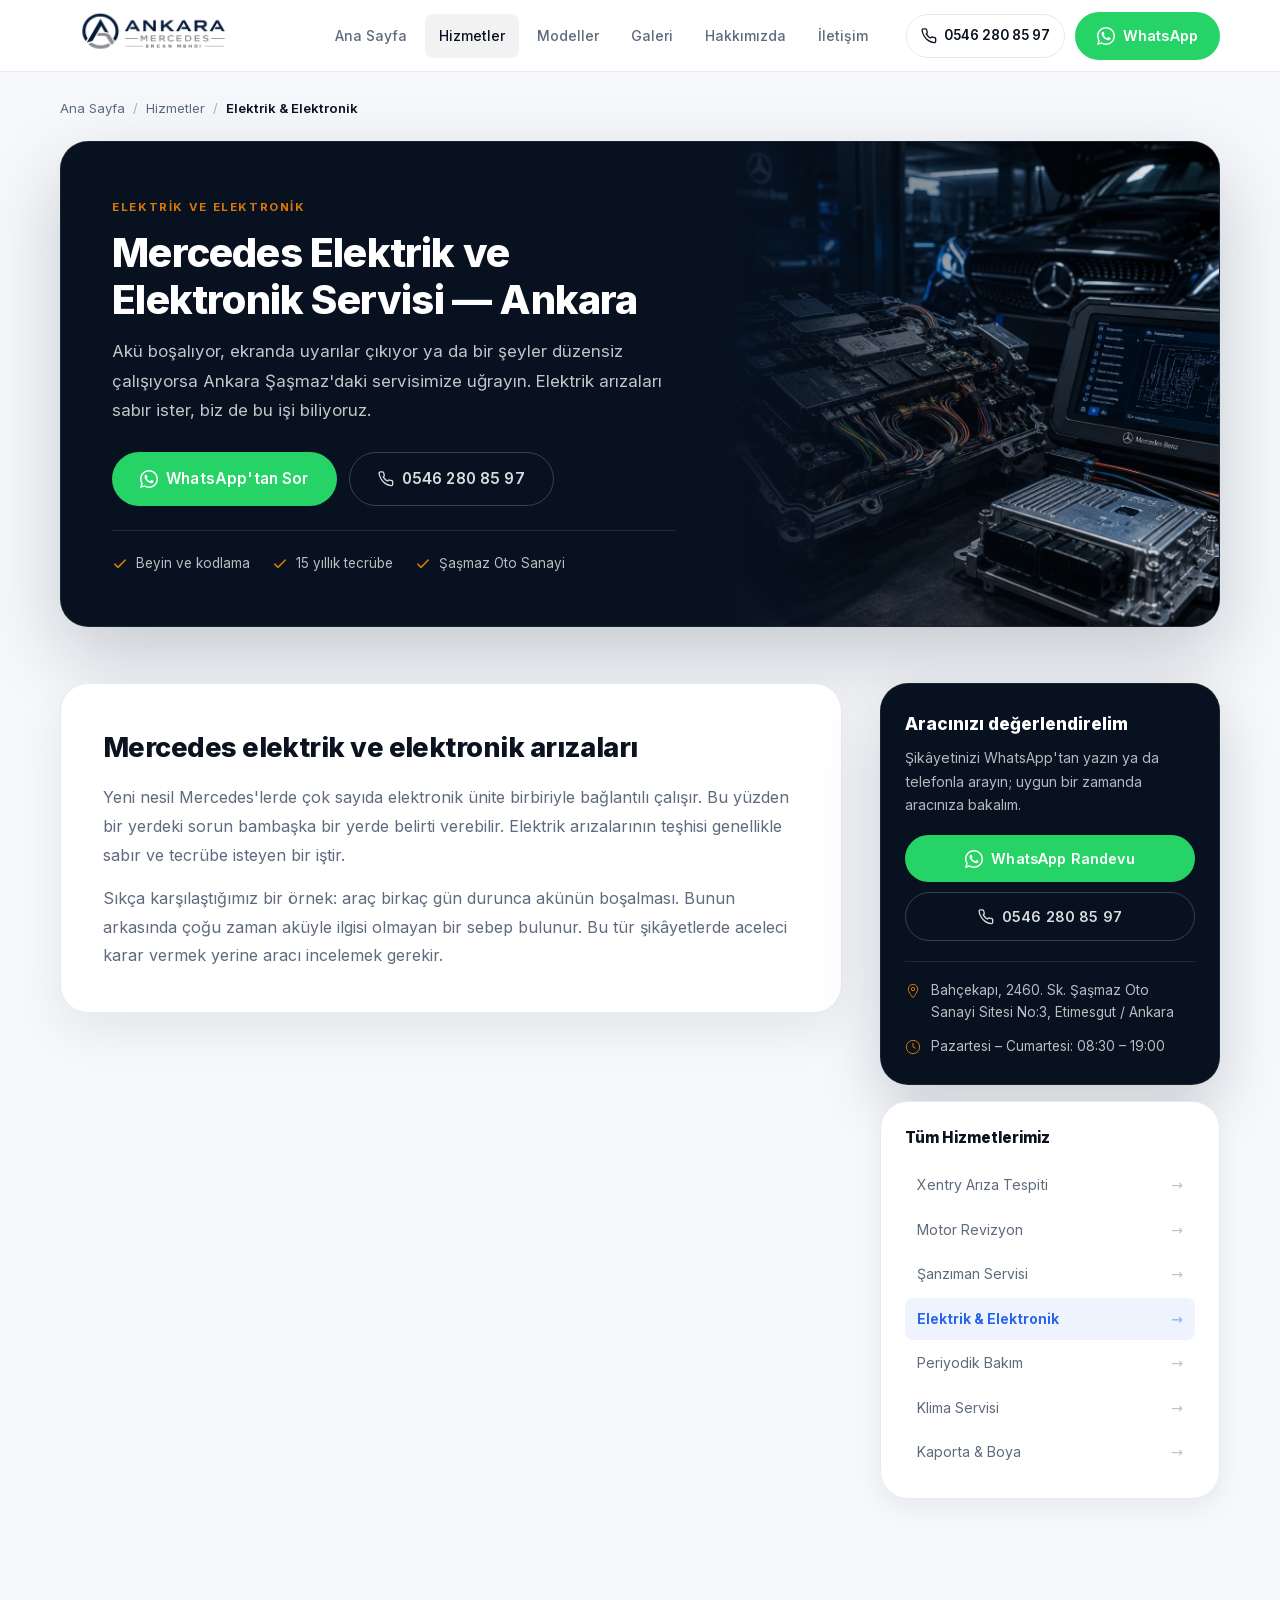
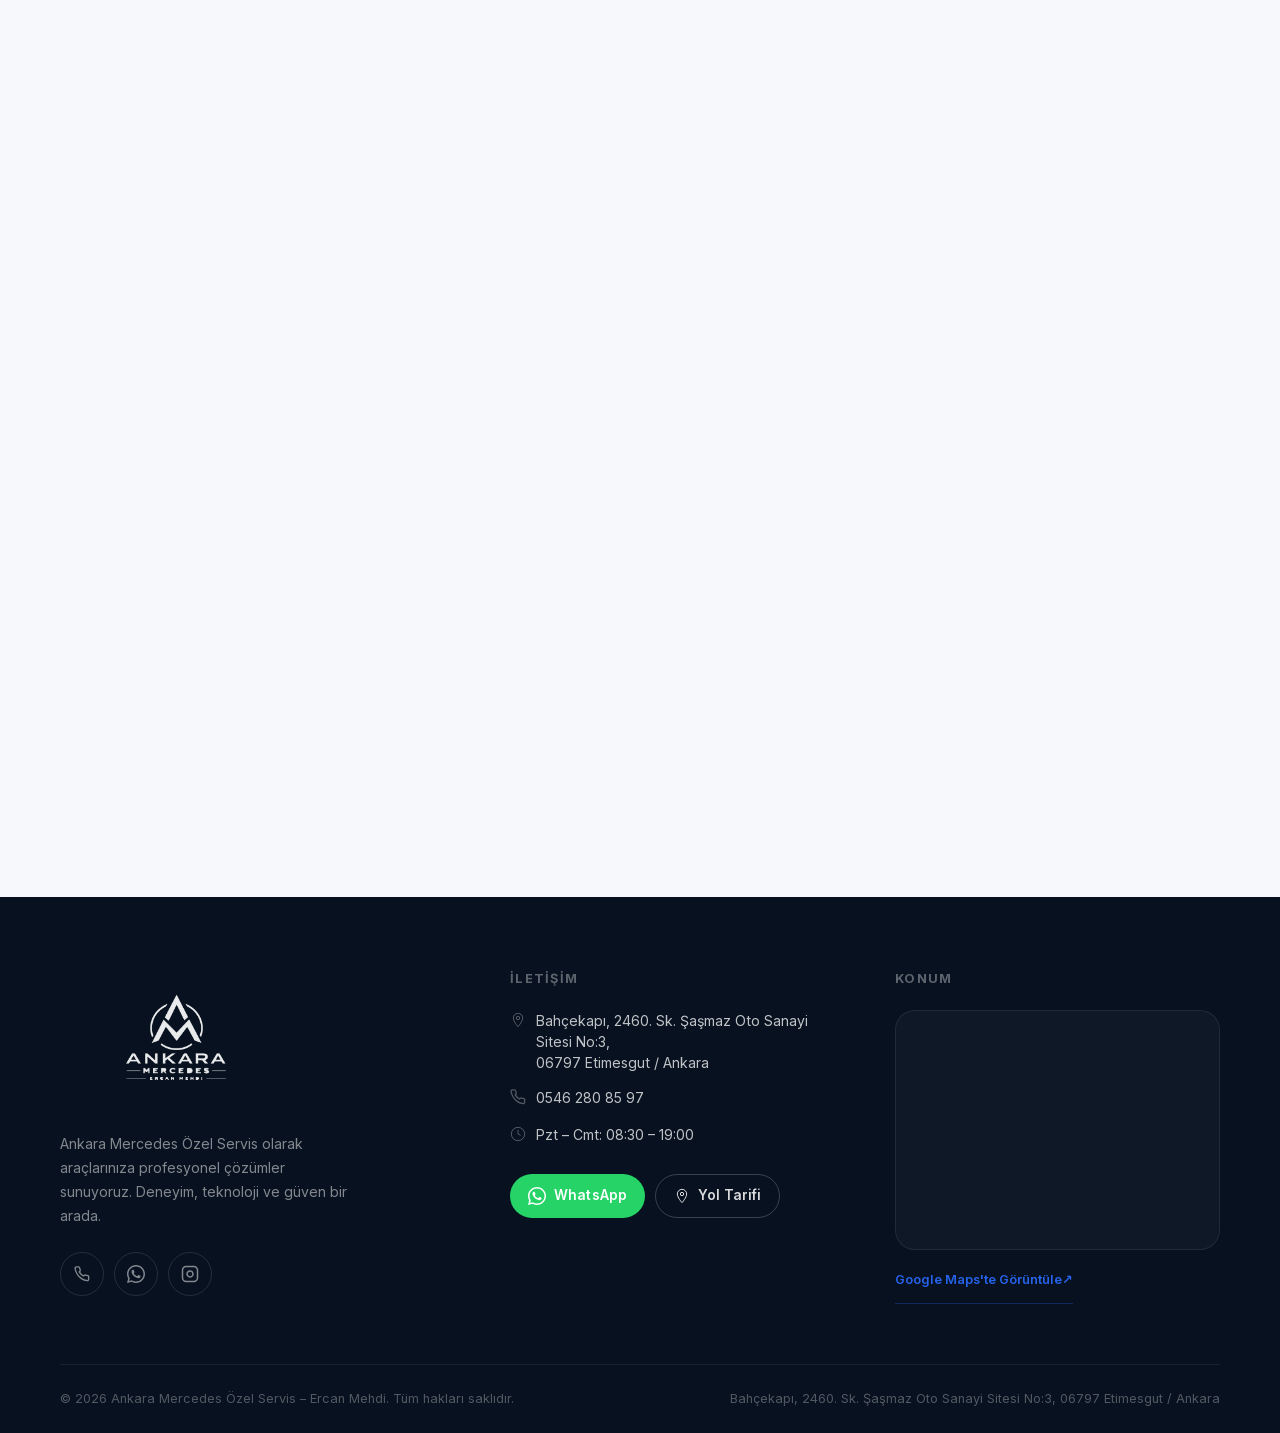
<file: hizmetler/mercedes-elektrik-elektronik-ankara/index.html>
<!DOCTYPE html>
<html lang="tr">
<head>
  <meta charset="UTF-8">
  <meta name="viewport" content="width=device-width, initial-scale=1.0">
  <meta http-equiv="Content-Security-Policy" content="default-src 'self'; script-src 'self' https://static.cloudflareinsights.com; style-src 'self'; img-src 'self' data:; font-src 'self'; frame-src https://www.google.com https://maps.google.com; connect-src 'self' https://cloudflareinsights.com; object-src 'none'; base-uri 'self'; form-action 'self'; upgrade-insecure-requests">
  <meta name="referrer" content="strict-origin-when-cross-origin">
  <title>Mercedes Elektrik Ustası Ankara | Ercan Mehdi Özel Servis</title>
  <meta name="description" content="Ankara Şaşmaz&#x27;da Mercedes elektrik ve elektronik arıza tespiti, beyin tamiri ve kodlama. Ercan Mehdi Mercedes özel servis. Randevu için arayın.">
  <meta name="keywords" content="Mercedes elektrik ustası Ankara, Mercedes elektrik arıza Ankara, Mercedes beyin tamiri Ankara, Mercedes elektronik servis Şaşmaz">
  <meta name="author" content="Ankara Mercedes Özel Servis – Ercan Mehdi">
  <meta name="robots" content="index, follow">
  <meta name="googlebot" content="index, follow">
  <link rel="canonical" href="https://ankaramercedes.com.tr/hizmetler/mercedes-elektrik-elektronik-ankara/">

  <meta property="og:type" content="website">
  <meta property="og:url" content="https://ankaramercedes.com.tr/hizmetler/mercedes-elektrik-elektronik-ankara/">
  <meta property="og:title" content="Mercedes Elektrik Ustası Ankara | Ercan Mehdi Özel Servis">
  <meta property="og:description" content="Ankara Şaşmaz&#x27;da Mercedes elektrik ve elektronik arıza tespiti, beyin tamiri ve kodlama. Ercan Mehdi Mercedes özel servis. Randevu için arayın.">
  <meta property="og:image" content="https://ankaramercedes.com.tr/assets/images/services/service-mercedes-electrical-electronics.webp">
  <meta property="og:locale" content="tr_TR">
  <meta property="og:site_name" content="Ankara Mercedes Özel Servis">
  <meta name="twitter:card" content="summary_large_image">
  <meta name="twitter:title" content="Mercedes Elektrik Ustası Ankara | Ercan Mehdi Özel Servis">
  <meta name="twitter:description" content="Ankara Şaşmaz&#x27;da Mercedes elektrik ve elektronik arıza tespiti, beyin tamiri ve kodlama. Ercan Mehdi Mercedes özel servis. Randevu için arayın.">
  <meta name="twitter:image" content="https://ankaramercedes.com.tr/assets/images/services/service-mercedes-electrical-electronics.webp">

  <link rel="manifest" href="/manifest.webmanifest">
  <meta name="theme-color" content="#07111f">
  <link rel="icon" href="/favicon.ico" sizes="48x48">
  <link rel="icon" type="image/svg+xml" href="/assets/icons/favicon-v2.svg">
  <link rel="icon" type="image/png" sizes="192x192" href="/assets/icons/icon-192-v2.png">
  <link rel="apple-touch-icon" href="/assets/icons/apple-touch-icon-v2.png">
  <link rel="preload" href="/assets/fonts/inter-latin.woff2" as="font" type="font/woff2" crossorigin>
  <link rel="preload" href="/assets/fonts/inter-latin-ext.woff2" as="font" type="font/woff2" crossorigin>
  <link rel="stylesheet" href="/css/style.css?v=7">

  <script type="application/ld+json">
{
  "@context": "https://schema.org",
  "@type": "Service",
  "@id": "https://ankaramercedes.com.tr/hizmetler/mercedes-elektrik-elektronik-ankara/#service",
  "name": "Mercedes Elektrik ve Elektronik Servisi",
  "serviceType": "Elektrik & Elektronik",
  "description": "Ankara Şaşmaz'da Mercedes elektrik ve elektronik arıza tespiti, beyin tamiri ve kodlama. Ercan Mehdi Mercedes özel servis. Randevu için arayın.",
  "url": "https://ankaramercedes.com.tr/hizmetler/mercedes-elektrik-elektronik-ankara/",
  "image": "https://ankaramercedes.com.tr/assets/images/services/service-mercedes-electrical-electronics.webp",
  "provider": {
    "@type": [
      "LocalBusiness",
      "AutoRepair"
    ],
    "@id": "https://ankaramercedes.com.tr/#business",
    "name": "Ankara Mercedes Özel Servis - Ercan Mehdi",
    "telephone": "+905462808597",
    "url": "https://ankaramercedes.com.tr",
    "address": {
      "@type": "PostalAddress",
      "streetAddress": "Bahçekapı, 2460. Sk. Şaşmaz Oto Sanayi Sitesi No:3",
      "addressLocality": "Etimesgut",
      "addressRegion": "Ankara",
      "postalCode": "06797",
      "addressCountry": "TR"
    },
    "geo": {
      "@type": "GeoCoordinates",
      "latitude": "39.944353",
      "longitude": "32.7061976"
    }
  },
  "areaServed": [
    {
      "@type": "City",
      "name": "Ankara"
    },
    {
      "@type": "AdministrativeArea",
      "name": "Etimesgut"
    },
    {
      "@type": "AdministrativeArea",
      "name": "Şaşmaz"
    }
  ],
  "brand": {
    "@type": "Brand",
    "name": "Mercedes-Benz"
  },
  "audience": {
    "@type": "Audience",
    "audienceType": "Mercedes-Benz araç sahipleri"
  }
}
  </script>
  <script type="application/ld+json">
{
  "@context": "https://schema.org",
  "@type": "BreadcrumbList",
  "itemListElement": [
    {
      "@type": "ListItem",
      "position": 1,
      "name": "Ana Sayfa",
      "item": "https://ankaramercedes.com.tr/"
    },
    {
      "@type": "ListItem",
      "position": 2,
      "name": "Hizmetler",
      "item": "https://ankaramercedes.com.tr/hizmetler/"
    },
    {
      "@type": "ListItem",
      "position": 3,
      "name": "Elektrik & Elektronik",
      "item": "https://ankaramercedes.com.tr/hizmetler/mercedes-elektrik-elektronik-ankara/"
    }
  ]
}
  </script>
  <script type="application/ld+json">
{
  "@context": "https://schema.org",
  "@type": "FAQPage",
  "mainEntity": [
    {
      "@type": "Question",
      "name": "Aracım birkaç gün durunca akü bitiyor, akü mü değişmeli?",
      "acceptedAnswer": {
        "@type": "Answer",
        "text": "Her zaman değil. Bu şikâyetin arkasında çoğu zaman aküyle doğrudan ilgisi olmayan bir sebep bulunur. Aceleyle akü değiştirmek yerine aracı bir inceleyelim."
      }
    },
    {
      "@type": "Question",
      "name": "Elektrik arızası aralıklı çıkıyor, tespit edilebilir mi?",
      "acceptedAnswer": {
        "@type": "Answer",
        "text": "Aralıklı arızalar en zor yakalananlardır ama imkânsız değildir. Arızanın ne zaman ortaya çıktığını (soğukta, yağmurda, araç hareket hâlindeyken) bize aktarmanız çok işimize yarar."
      }
    },
    {
      "@type": "Question",
      "name": "Mercedes beyin tamiri yapıyor musunuz?",
      "acceptedAnswer": {
        "@type": "Answer",
        "text": "Beyin tamiri ve kodlama işlemleri yaptığımız işler arasında. Ancak her arıza aynı değil; aracınızı görüp durumu değerlendirdikten sonra ne yapılabileceğini size anlatıyoruz."
      }
    },
    {
      "@type": "Question",
      "name": "Neredesiniz, nasıl gelebilirim?",
      "acceptedAnswer": {
        "@type": "Answer",
        "text": "Bahçekapı, 2460. Sk. Şaşmaz Oto Sanayi Sitesi No:3, Etimesgut / Ankara adresindeyiz. Pazartesi–Cumartesi 08:30–19:00 arasında açığız."
      }
    }
  ]
}
  </script>
</head>
<body>

  <a href="#icerik" class="skip-link">İçeriğe atla</a>

  <header class="header" id="header">
    <div class="container">
      <div class="header__inner">

        <a href="/" class="header__logo" aria-label="Ankara Mercedes – Ana Sayfa">
          <img src="/assets/images/ankara-mercedes-logo-transparent.webp" alt="Ankara Mercedes – Ercan Mehdi Özel Servis" class="header__logo-img" width="180" height="40">
        </a>

        <nav class="header__nav" id="mainNav" aria-label="Ana Menü">
          <ul class="header__nav-list" role="list">
            <li><a href="/" class="header__nav-link">Ana Sayfa</a></li>
            <li><a href="/hizmetler/" class="header__nav-link active">Hizmetler</a></li>
            <li><a href="/#modeller" class="header__nav-link">Modeller</a></li>
            <li><a href="/#galeri" class="header__nav-link">Galeri</a></li>
            <li><a href="/hakkimizda/" class="header__nav-link">Hakkımızda</a></li>
            <li><a href="/iletisim/" class="header__nav-link">İletişim</a></li>
          </ul>
        </nav>

        <div class="header__actions">
          <a href="tel:+905462808597" class="header__phone" aria-label="Bizi Arayın: 0546 280 85 97">
            <svg width="16" height="16" viewBox="0 0 24 24" fill="none" stroke="currentColor" stroke-width="2" aria-hidden="true"><path d="M22 16.92v3a2 2 0 0 1-2.18 2 19.79 19.79 0 0 1-8.63-3.07A19.5 19.5 0 0 1 4.69 12a19.79 19.79 0 0 1-3.07-8.67A2 2 0 0 1 3.6 1.27h3a2 2 0 0 1 2 1.72c.127.96.361 1.903.7 2.81a2 2 0 0 1-.45 2.11L7.91 8.91a16 16 0 0 0 6.06 6.06l1.27-.91a2 2 0 0 1 2.11-.45c.907.339 1.85.573 2.81.7A2 2 0 0 1 22 16.92z"/></svg>
            0546 280 85 97
          </a>
          <a href="https://wa.me/905462808597?text=Merhaba%2C%20randevu%20almak%20istiyorum." class="btn btn--whatsapp" target="_blank" rel="noopener noreferrer" aria-label="WhatsApp ile randevu alın">
            <svg width="18" height="18" viewBox="0 0 24 24" fill="currentColor" aria-hidden="true"><path d="M17.472 14.382c-.297-.149-1.758-.867-2.03-.967-.273-.099-.471-.148-.67.15-.197.297-.767.966-.94 1.164-.173.199-.347.223-.644.075-.297-.15-1.255-.463-2.39-1.475-.883-.788-1.48-1.761-1.653-2.059-.173-.297-.018-.458.13-.606.134-.133.298-.347.446-.52.149-.174.198-.298.298-.497.099-.198.05-.371-.025-.52-.075-.149-.669-1.612-.916-2.207-.242-.579-.487-.5-.669-.51-.173-.008-.371-.01-.57-.01-.198 0-.52.074-.792.372-.272.297-1.04 1.016-1.04 2.479 0 1.462 1.065 2.875 1.213 3.074.149.198 2.096 3.2 5.077 4.487.709.306 1.262.489 1.694.625.712.227 1.36.195 1.871.118.571-.085 1.758-.719 2.006-1.413.248-.694.248-1.289.173-1.413-.074-.124-.272-.198-.57-.347z"/><path d="M12 0C5.373 0 0 5.373 0 12c0 2.122.555 4.112 1.524 5.84L.057 23.998l6.305-1.654A11.954 11.954 0 0 0 12 24c6.627 0 12-5.373 12-12S18.627 0 12 0zm0 22c-1.89 0-3.656-.518-5.176-1.42l-.371-.22-3.742.981.999-3.648-.242-.375A9.972 9.972 0 0 1 2 12C2 6.477 6.477 2 12 2s10 4.477 10 10-4.477 10-10 10z"/></svg>
            <span class="btn__label">WhatsApp</span>
          </a>
          <button class="header__hamburger" id="hamburger" aria-label="Menüyü aç" aria-expanded="false" aria-controls="mainNav">
            <span></span><span></span><span></span>
          </button>
        </div>

      </div>
    </div>
  </header>

  <nav class="crumb" aria-label="Sayfa yolu">
    <div class="container">
      <ol class="crumb__list">
        <li><a href="/">Ana Sayfa</a></li><li class="crumb__sep" aria-hidden="true">/</li><li><a href="/hizmetler/">Hizmetler</a></li><li class="crumb__sep" aria-hidden="true">/</li><li aria-current="page">Elektrik &amp; Elektronik</li>
      </ol>
    </div>
  </nav>

  <main id="icerik">

    <section class="svc-hero" aria-labelledby="svc-title">
      <div class="container">
        <div class="svc-hero__card">
          <div class="svc-hero__content">
            <p class="svc-hero__eyebrow">ELEKTRİK VE ELEKTRONİK</p>
            <h1 class="svc-hero__title" id="svc-title">Mercedes Elektrik ve Elektronik Servisi — Ankara</h1>
            <p class="svc-hero__lead">Akü boşalıyor, ekranda uyarılar çıkıyor ya da bir şeyler düzensiz çalışıyorsa Ankara Şaşmaz'daki servisimize uğrayın. Elektrik arızaları sabır ister, biz de bu işi biliyoruz.</p>
            <div class="svc-hero__cta">
              <a href="https://wa.me/905462808597?text=Merhaba%2C%20Elektrik%20%26%20Elektronik%20hakk%C4%B1nda%20bilgi%20almak%20istiyorum." class="btn btn--whatsapp btn--lg" target="_blank" rel="noopener noreferrer"><svg width="18" height="18" viewBox="0 0 24 24" fill="currentColor" aria-hidden="true"><path d="M17.472 14.382c-.297-.149-1.758-.867-2.03-.967-.273-.099-.471-.148-.67.15-.197.297-.767.966-.94 1.164-.173.199-.347.223-.644.075-.297-.15-1.255-.463-2.39-1.475-.883-.788-1.48-1.761-1.653-2.059-.173-.297-.018-.458.13-.606.134-.133.298-.347.446-.52.149-.174.198-.298.298-.497.099-.198.05-.371-.025-.52-.075-.149-.669-1.612-.916-2.207-.242-.579-.487-.5-.669-.51-.173-.008-.371-.01-.57-.01-.198 0-.52.074-.792.372-.272.297-1.04 1.016-1.04 2.479 0 1.462 1.065 2.875 1.213 3.074.149.198 2.096 3.2 5.077 4.487.709.306 1.262.489 1.694.625.712.227 1.36.195 1.871.118.571-.085 1.758-.719 2.006-1.413.248-.694.248-1.289.173-1.413-.074-.124-.272-.198-.57-.347z"/><path d="M12 0C5.373 0 0 5.373 0 12c0 2.122.555 4.112 1.524 5.84L.057 23.998l6.305-1.654A11.954 11.954 0 0 0 12 24c6.627 0 12-5.373 12-12S18.627 0 12 0zm0 22c-1.89 0-3.656-.518-5.176-1.42l-.371-.22-3.742.981.999-3.648-.242-.375A9.972 9.972 0 0 1 2 12C2 6.477 6.477 2 12 2s10 4.477 10 10-4.477 10-10 10z"/></svg> WhatsApp'tan Sor</a>
              <a href="tel:+905462808597" class="btn btn--outline-light btn--lg"><svg width="16" height="16" viewBox="0 0 24 24" fill="none" stroke="currentColor" stroke-width="2" aria-hidden="true"><path d="M22 16.92v3a2 2 0 0 1-2.18 2 19.79 19.79 0 0 1-8.63-3.07A19.5 19.5 0 0 1 4.69 12a19.79 19.79 0 0 1-3.07-8.67A2 2 0 0 1 3.6 1.27h3a2 2 0 0 1 2 1.72c.127.96.361 1.903.7 2.81a2 2 0 0 1-.45 2.11L7.91 8.91a16 16 0 0 0 6.06 6.06l1.27-.91a2 2 0 0 1 2.11-.45c.907.339 1.85.573 2.81.7A2 2 0 0 1 22 16.92z"/></svg> 0546 280 85 97</a>
            </div>
            <div class="svc-hero__meta"><span class="svc-hero__meta-item"><svg width="16" height="16" viewBox="0 0 24 24" fill="none" stroke="currentColor" stroke-width="2.4" stroke-linecap="round" stroke-linejoin="round" aria-hidden="true"><polyline points="20 6 9 17 4 12"/></svg>Beyin ve kodlama</span><span class="svc-hero__meta-item"><svg width="16" height="16" viewBox="0 0 24 24" fill="none" stroke="currentColor" stroke-width="2.4" stroke-linecap="round" stroke-linejoin="round" aria-hidden="true"><polyline points="20 6 9 17 4 12"/></svg>15 yıllık tecrübe</span><span class="svc-hero__meta-item"><svg width="16" height="16" viewBox="0 0 24 24" fill="none" stroke="currentColor" stroke-width="2.4" stroke-linecap="round" stroke-linejoin="round" aria-hidden="true"><polyline points="20 6 9 17 4 12"/></svg>Şaşmaz Oto Sanayi</span></div>
          </div>
          <div class="svc-hero__media">
            <img src="/assets/images/services/service-mercedes-electrical-electronics.webp" alt="Mercedes elektrik elektronik servisi — Ankara Şaşmaz özel servis" width="640" height="480" loading="eager" fetchpriority="high">
          </div>
        </div>
      </div>
    </section>

    <div class="container">
      <div class="svc-layout">
        <div class="svc-main">

          <article class="svc-block" data-reveal>
            <h2>Mercedes elektrik ve elektronik arızaları</h2>
            <p>Yeni nesil Mercedes'lerde çok sayıda elektronik ünite birbiriyle bağlantılı çalışır. Bu yüzden bir yerdeki sorun bambaşka bir yerde belirti verebilir. Elektrik arızalarının teşhisi genellikle sabır ve tecrübe isteyen bir iştir.</p><p>Sıkça karşılaştığımız bir örnek: araç birkaç gün durunca akünün boşalması. Bunun arkasında çoğu zaman aküyle ilgisi olmayan bir sebep bulunur. Bu tür şikâyetlerde aceleci karar vermek yerine aracı incelemek gerekir.</p>
          </article>

          <article class="svc-block" data-reveal>
            <h2>Aracınızda bunlardan biri var mı?</h2>
            <p>Aşağıdaki belirtilerden biri ya da birkaçı varsa aracınızı kontrol ettirmenizde fayda var:</p>
            <div class="svc-symptoms"><div class="svc-symptom"><svg width="17" height="17" viewBox="0 0 24 24" fill="none" stroke="currentColor" stroke-width="2" stroke-linecap="round" aria-hidden="true"><path d="M12 9v4M12 17h.01"/><path d="M10.29 3.86 1.82 18a2 2 0 0 0 1.71 3h16.94a2 2 0 0 0 1.71-3L13.71 3.86a2 2 0 0 0-3.42 0z"/></svg><span>Araç birkaç gün durunca akü bitiyor</span></div><div class="svc-symptom"><svg width="17" height="17" viewBox="0 0 24 24" fill="none" stroke="currentColor" stroke-width="2" stroke-linecap="round" aria-hidden="true"><path d="M12 9v4M12 17h.01"/><path d="M10.29 3.86 1.82 18a2 2 0 0 0 1.71 3h16.94a2 2 0 0 0 1.71-3L13.71 3.86a2 2 0 0 0-3.42 0z"/></svg><span>Ekranda birden fazla uyarı yanıyor</span></div><div class="svc-symptom"><svg width="17" height="17" viewBox="0 0 24 24" fill="none" stroke="currentColor" stroke-width="2" stroke-linecap="round" aria-hidden="true"><path d="M12 9v4M12 17h.01"/><path d="M10.29 3.86 1.82 18a2 2 0 0 0 1.71 3h16.94a2 2 0 0 0 1.71-3L13.71 3.86a2 2 0 0 0-3.42 0z"/></svg><span>Kilit, cam veya aynalar düzensiz çalışıyor</span></div><div class="svc-symptom"><svg width="17" height="17" viewBox="0 0 24 24" fill="none" stroke="currentColor" stroke-width="2" stroke-linecap="round" aria-hidden="true"><path d="M12 9v4M12 17h.01"/><path d="M10.29 3.86 1.82 18a2 2 0 0 0 1.71 3h16.94a2 2 0 0 0 1.71-3L13.71 3.86a2 2 0 0 0-3.42 0z"/></svg><span>Farlarda veya iç aydınlatmada sorun var</span></div><div class="svc-symptom"><svg width="17" height="17" viewBox="0 0 24 24" fill="none" stroke="currentColor" stroke-width="2" stroke-linecap="round" aria-hidden="true"><path d="M12 9v4M12 17h.01"/><path d="M10.29 3.86 1.82 18a2 2 0 0 0 1.71 3h16.94a2 2 0 0 0 1.71-3L13.71 3.86a2 2 0 0 0-3.42 0z"/></svg><span>Ekran donuyor ya da açılmıyor</span></div><div class="svc-symptom"><svg width="17" height="17" viewBox="0 0 24 24" fill="none" stroke="currentColor" stroke-width="2" stroke-linecap="round" aria-hidden="true"><path d="M12 9v4M12 17h.01"/><path d="M10.29 3.86 1.82 18a2 2 0 0 0 1.71 3h16.94a2 2 0 0 0 1.71-3L13.71 3.86a2 2 0 0 0-3.42 0z"/></svg><span>Araç çalışmıyor, anahtarı tanımıyor</span></div><div class="svc-symptom"><svg width="17" height="17" viewBox="0 0 24 24" fill="none" stroke="currentColor" stroke-width="2" stroke-linecap="round" aria-hidden="true"><path d="M12 9v4M12 17h.01"/><path d="M10.29 3.86 1.82 18a2 2 0 0 0 1.71 3h16.94a2 2 0 0 0 1.71-3L13.71 3.86a2 2 0 0 0-3.42 0z"/></svg><span>Park sensörü veya kamera devre dışı</span></div><div class="svc-symptom"><svg width="17" height="17" viewBox="0 0 24 24" fill="none" stroke="currentColor" stroke-width="2" stroke-linecap="round" aria-hidden="true"><path d="M12 9v4M12 17h.01"/><path d="M10.29 3.86 1.82 18a2 2 0 0 0 1.71 3h16.94a2 2 0 0 0 1.71-3L13.71 3.86a2 2 0 0 0-3.42 0z"/></svg><span>Yağmurlu havalarda arızalar artıyor</span></div></div>
          </article>

          <article class="svc-block" data-reveal>
            <h2>Bu bölümde neler yapıyoruz?</h2>
            <ul class="svc-list" role="list"><li>Elektrik ve elektronik arıza tespiti</li><li>Beyin tamiri ile ilgili işlemler</li><li>Kodlama işlemleri</li><li>Akü boşalması şikâyetlerinin incelenmesi</li><li>Kablo ve bağlantı kaynaklı sorunlar</li><li>Xentry ile elektronik sistemlerin kontrol edilmesi</li></ul>
          </article>

          <article class="svc-block" data-reveal>
            <h2>Nasıl ilerliyoruz?</h2>
            <ol class="svc-steps" role="list"><li class="svc-step"><p class="svc-step__title">Bize ulaşın</p><p>WhatsApp&#x27;tan yazın ya da telefonla arayın. Randevu zorunlu değil, ama önceden haber verirseniz bekleme sürenizi kısaltırız.</p></li><li class="svc-step"><p class="svc-step__title">Aracınıza bakalım</p><p>Şikâyetinizi dinliyor, aracınızı yerinde inceliyoruz. Ankara Şaşmaz Oto Sanayi Sitesi&#x27;ndeyiz.</p></li><li class="svc-step"><p class="svc-step__title">Durumu birlikte konuşalım</p><p>Ne olduğunu ve ne yapılması gerektiğini anlaşılır bir dille anlatıyoruz. Onayınız olmadan işleme başlamıyoruz.</p></li><li class="svc-step"><p class="svc-step__title">İşlem ve teslim</p><p>Üzerinde anlaştığımız iş yapılır, aracınız kontrol edilerek teslim edilir.</p></li></ol>
          </article>

          <article class="svc-block" data-reveal>
            <h2>Aracınızı getirmeden önce</h2>
            <p>Elektrik arızalarında "ne zaman oluyor" sorusunun cevabı çok önemlidir. Soğukta mı, yağmurda mı, araç hareket hâlindeyken mi ortaya çıkıyor? Bu ayrıntıları bize aktarırsanız işimizi kolaylaştırırsınız.</p><p>Arıza sürekli değil de ara ara ortaya çıkıyorsa bunu mutlaka söyleyin. Bu tür arızalar en zor yakalananlardır ve sizin gözleminiz çok değerlidir.</p>
          </article>

          <article class="svc-block" data-reveal>
            <h2>Sıkça Sorulan Sorular</h2>
            <div class="faq__list"><details class="faq__item">
              <summary class="faq__question">Aracım birkaç gün durunca akü bitiyor, akü mü değişmeli?<span class="faq__icon" aria-hidden="true"></span></summary>
              <p class="faq__answer">Her zaman değil. Bu şikâyetin arkasında çoğu zaman aküyle doğrudan ilgisi olmayan bir sebep bulunur. Aceleyle akü değiştirmek yerine aracı bir inceleyelim.</p>
            </details><details class="faq__item">
              <summary class="faq__question">Elektrik arızası aralıklı çıkıyor, tespit edilebilir mi?<span class="faq__icon" aria-hidden="true"></span></summary>
              <p class="faq__answer">Aralıklı arızalar en zor yakalananlardır ama imkânsız değildir. Arızanın ne zaman ortaya çıktığını (soğukta, yağmurda, araç hareket hâlindeyken) bize aktarmanız çok işimize yarar.</p>
            </details><details class="faq__item">
              <summary class="faq__question">Mercedes beyin tamiri yapıyor musunuz?<span class="faq__icon" aria-hidden="true"></span></summary>
              <p class="faq__answer">Beyin tamiri ve kodlama işlemleri yaptığımız işler arasında. Ancak her arıza aynı değil; aracınızı görüp durumu değerlendirdikten sonra ne yapılabileceğini size anlatıyoruz.</p>
            </details><details class="faq__item">
              <summary class="faq__question">Neredesiniz, nasıl gelebilirim?<span class="faq__icon" aria-hidden="true"></span></summary>
              <p class="faq__answer">Bahçekapı, 2460. Sk. Şaşmaz Oto Sanayi Sitesi No:3, Etimesgut / Ankara adresindeyiz. Pazartesi–Cumartesi 08:30–19:00 arasında açığız.</p>
            </details></div>
          </article>

          <section class="svc-cta" data-reveal aria-label="Randevu">
            <h2>Elektrik &amp; Elektronik için Ankara Şaşmaz'dayız</h2>
            <p>Aracınızdaki şikâyeti WhatsApp'tan yazın ya da bizi arayın. Pazartesi–Cumartesi 08:30–19:00 arasında hizmetinizdeyiz.</p>
            <div class="svc-cta__btns">
              <a href="https://wa.me/905462808597?text=Merhaba%2C%20Elektrik%20%26%20Elektronik%20hakk%C4%B1nda%20bilgi%20almak%20istiyorum." class="btn btn--whatsapp btn--lg" target="_blank" rel="noopener noreferrer"><svg width="18" height="18" viewBox="0 0 24 24" fill="currentColor" aria-hidden="true"><path d="M17.472 14.382c-.297-.149-1.758-.867-2.03-.967-.273-.099-.471-.148-.67.15-.197.297-.767.966-.94 1.164-.173.199-.347.223-.644.075-.297-.15-1.255-.463-2.39-1.475-.883-.788-1.48-1.761-1.653-2.059-.173-.297-.018-.458.13-.606.134-.133.298-.347.446-.52.149-.174.198-.298.298-.497.099-.198.05-.371-.025-.52-.075-.149-.669-1.612-.916-2.207-.242-.579-.487-.5-.669-.51-.173-.008-.371-.01-.57-.01-.198 0-.52.074-.792.372-.272.297-1.04 1.016-1.04 2.479 0 1.462 1.065 2.875 1.213 3.074.149.198 2.096 3.2 5.077 4.487.709.306 1.262.489 1.694.625.712.227 1.36.195 1.871.118.571-.085 1.758-.719 2.006-1.413.248-.694.248-1.289.173-1.413-.074-.124-.272-.198-.57-.347z"/><path d="M12 0C5.373 0 0 5.373 0 12c0 2.122.555 4.112 1.524 5.84L.057 23.998l6.305-1.654A11.954 11.954 0 0 0 12 24c6.627 0 12-5.373 12-12S18.627 0 12 0zm0 22c-1.89 0-3.656-.518-5.176-1.42l-.371-.22-3.742.981.999-3.648-.242-.375A9.972 9.972 0 0 1 2 12C2 6.477 6.477 2 12 2s10 4.477 10 10-4.477 10-10 10z"/></svg> WhatsApp Randevu</a>
              <a href="https://www.google.com/maps?cid=12600511751899810106" class="btn btn--outline-light btn--lg" target="_blank" rel="noopener noreferrer"><svg width="16" height="16" viewBox="0 0 24 24" fill="none" stroke="currentColor" stroke-width="1.5" aria-hidden="true"><path d="M12 2C8.13 2 5 5.13 5 9c0 5.25 7 13 7 13s7-7.75 7-13c0-3.87-3.13-7-7-7z"/><circle cx="12" cy="9" r="2.5"/></svg> Yol Tarifi</a>
            </div>
          </section>

          <section class="svc-block" data-reveal aria-labelledby="rel-title">
            <h2 id="rel-title">İlgili Hizmetlerimiz</h2>
            <div class="hub-grid">
            <a class="hub-card" href="/hizmetler/mercedes-xentry-ariza-tespiti-ankara/">
              <div class="hub-card__media">
                <img src="/assets/images/services/service-star-diagnosis.webp" alt="Mercedes Xentry arıza tespiti — Ankara Şaşmaz özel servis" loading="lazy" width="340" height="212">
              </div>
              <div class="hub-card__body">
                <h3 class="hub-card__title">Xentry Arıza Tespiti</h3>
                <p class="hub-card__desc">Mercedes&#x27;e özel Xentry cihazı ile arıza tespiti ve kodlama işlemleri.</p>
                <span class="hub-card__more">Detaylı bilgi <span aria-hidden="true">→</span></span>
              </div>
            </a>
            <a class="hub-card" href="/hizmetler/mercedes-klima-servisi-ankara/">
              <div class="hub-card__media">
                <img src="/assets/images/services/service-mercedes-ac-service.webp" alt="Mercedes klima servisi — Ankara Şaşmaz özel servis" loading="lazy" width="340" height="212">
              </div>
              <div class="hub-card__body">
                <h3 class="hub-card__title">Klima Servisi</h3>
                <p class="hub-card__desc">Klima bakımı, gaz dolumu ve soğutma şikâyetlerinin incelenmesi.</p>
                <span class="hub-card__more">Detaylı bilgi <span aria-hidden="true">→</span></span>
              </div>
            </a>
            <a class="hub-card" href="/hizmetler/mercedes-sanziman-servisi-ankara/">
              <div class="hub-card__media">
                <img src="/assets/images/services/service-mercedes-transmission.webp" alt="Mercedes şanzıman servisi — Ankara Şaşmaz özel servis" loading="lazy" width="340" height="212">
              </div>
              <div class="hub-card__body">
                <h3 class="hub-card__title">Şanzıman Servisi</h3>
                <p class="hub-card__desc">Otomatik ve manuel şanzımanlarda bakım ve onarım işlemleri.</p>
                <span class="hub-card__more">Detaylı bilgi <span aria-hidden="true">→</span></span>
              </div>
            </a>
            </div>
          </section>
        </div>

        <aside class="svc-aside">
          <div class="svc-aside__card">
            <p class="svc-aside__title">Aracınızı değerlendirelim</p>
            <p class="svc-aside__desc">Şikâyetinizi WhatsApp'tan yazın ya da telefonla arayın; uygun bir zamanda aracınıza bakalım.</p>
            <div class="svc-aside__btns">
              <a href="https://wa.me/905462808597?text=Merhaba%2C%20randevu%20almak%20istiyorum." class="btn btn--whatsapp" target="_blank" rel="noopener noreferrer"><svg width="18" height="18" viewBox="0 0 24 24" fill="currentColor" aria-hidden="true"><path d="M17.472 14.382c-.297-.149-1.758-.867-2.03-.967-.273-.099-.471-.148-.67.15-.197.297-.767.966-.94 1.164-.173.199-.347.223-.644.075-.297-.15-1.255-.463-2.39-1.475-.883-.788-1.48-1.761-1.653-2.059-.173-.297-.018-.458.13-.606.134-.133.298-.347.446-.52.149-.174.198-.298.298-.497.099-.198.05-.371-.025-.52-.075-.149-.669-1.612-.916-2.207-.242-.579-.487-.5-.669-.51-.173-.008-.371-.01-.57-.01-.198 0-.52.074-.792.372-.272.297-1.04 1.016-1.04 2.479 0 1.462 1.065 2.875 1.213 3.074.149.198 2.096 3.2 5.077 4.487.709.306 1.262.489 1.694.625.712.227 1.36.195 1.871.118.571-.085 1.758-.719 2.006-1.413.248-.694.248-1.289.173-1.413-.074-.124-.272-.198-.57-.347z"/><path d="M12 0C5.373 0 0 5.373 0 12c0 2.122.555 4.112 1.524 5.84L.057 23.998l6.305-1.654A11.954 11.954 0 0 0 12 24c6.627 0 12-5.373 12-12S18.627 0 12 0zm0 22c-1.89 0-3.656-.518-5.176-1.42l-.371-.22-3.742.981.999-3.648-.242-.375A9.972 9.972 0 0 1 2 12C2 6.477 6.477 2 12 2s10 4.477 10 10-4.477 10-10 10z"/></svg> WhatsApp Randevu</a>
              <a href="tel:+905462808597" class="btn btn--outline-light"><svg width="16" height="16" viewBox="0 0 24 24" fill="none" stroke="currentColor" stroke-width="2" aria-hidden="true"><path d="M22 16.92v3a2 2 0 0 1-2.18 2 19.79 19.79 0 0 1-8.63-3.07A19.5 19.5 0 0 1 4.69 12a19.79 19.79 0 0 1-3.07-8.67A2 2 0 0 1 3.6 1.27h3a2 2 0 0 1 2 1.72c.127.96.361 1.903.7 2.81a2 2 0 0 1-.45 2.11L7.91 8.91a16 16 0 0 0 6.06 6.06l1.27-.91a2 2 0 0 1 2.11-.45c.907.339 1.85.573 2.81.7A2 2 0 0 1 22 16.92z"/></svg> 0546 280 85 97</a>
            </div>
            <ul class="svc-aside__info" role="list">
              <li><svg width="16" height="16" viewBox="0 0 24 24" fill="none" stroke="currentColor" stroke-width="1.5" aria-hidden="true"><path d="M12 2C8.13 2 5 5.13 5 9c0 5.25 7 13 7 13s7-7.75 7-13c0-3.87-3.13-7-7-7z"/><circle cx="12" cy="9" r="2.5"/></svg><span>Bahçekapı, 2460. Sk. Şaşmaz Oto Sanayi Sitesi No:3, Etimesgut / Ankara</span></li>
              <li><svg width="16" height="16" viewBox="0 0 24 24" fill="none" stroke="currentColor" stroke-width="1.5" aria-hidden="true"><circle cx="12" cy="12" r="10"/><polyline points="12,6 12,12 16,14"/></svg><span>Pazartesi – Cumartesi: 08:30 – 19:00</span></li>
            </ul>
          </div>

          <nav class="svc-aside__links" aria-label="Diğer hizmetler">
            <h2>Tüm Hizmetlerimiz</h2>
            <ul role="list">
              <li><a href="/hizmetler/mercedes-xentry-ariza-tespiti-ankara/">Xentry Arıza Tespiti</a></li><li><a href="/hizmetler/mercedes-motor-revizyon-ankara/">Motor Revizyon</a></li><li><a href="/hizmetler/mercedes-sanziman-servisi-ankara/">Şanzıman Servisi</a></li><li><a href="/hizmetler/mercedes-elektrik-elektronik-ankara/" aria-current="page">Elektrik &amp; Elektronik</a></li><li><a href="/hizmetler/mercedes-periyodik-bakim-ankara/">Periyodik Bakım</a></li><li><a href="/hizmetler/mercedes-klima-servisi-ankara/">Klima Servisi</a></li><li><a href="/hizmetler/mercedes-kaporta-boya-ankara/">Kaporta &amp; Boya</a></li>
            </ul>
          </nav>
        </aside>
      </div>
    </div>

  </main>

  <footer class="footer" id="iletisim" aria-label="İletişim Bilgileri ve Footer">
    <div class="container">
      <div class="footer__grid">

        <div class="footer__brand">
          <a href="/" class="footer__logo" aria-label="Ankara Mercedes – Ercan Mehdi">
            <span class="footer__logo-wrap">
              <img src="/assets/images/ankara-mercedes-footer-logo.webp" alt="Ankara Mercedes – Ercan Mehdi Özel Servis" class="footer__logo-img" width="180" height="44">
            </span>
          </a>
          <p class="footer__desc">Ankara Mercedes Özel Servis olarak araçlarınıza profesyonel çözümler sunuyoruz. Deneyim, teknoloji ve güven bir arada.</p>
          <div class="footer__social">
            <a href="tel:+905462808597" class="footer__social-link" aria-label="Bizi arayın: 0546 280 85 97"><svg width="16" height="16" viewBox="0 0 24 24" fill="none" stroke="currentColor" stroke-width="2" aria-hidden="true"><path d="M22 16.92v3a2 2 0 0 1-2.18 2 19.79 19.79 0 0 1-8.63-3.07A19.5 19.5 0 0 1 4.69 12a19.79 19.79 0 0 1-3.07-8.67A2 2 0 0 1 3.6 1.27h3a2 2 0 0 1 2 1.72c.127.96.361 1.903.7 2.81a2 2 0 0 1-.45 2.11L7.91 8.91a16 16 0 0 0 6.06 6.06l1.27-.91a2 2 0 0 1 2.11-.45c.907.339 1.85.573 2.81.7A2 2 0 0 1 22 16.92z"/></svg></a>
            <a href="https://wa.me/905462808597" class="footer__social-link" aria-label="WhatsApp hattımız" target="_blank" rel="noopener noreferrer"><svg width="18" height="18" viewBox="0 0 24 24" fill="currentColor" aria-hidden="true"><path d="M17.472 14.382c-.297-.149-1.758-.867-2.03-.967-.273-.099-.471-.148-.67.15-.197.297-.767.966-.94 1.164-.173.199-.347.223-.644.075-.297-.15-1.255-.463-2.39-1.475-.883-.788-1.48-1.761-1.653-2.059-.173-.297-.018-.458.13-.606.134-.133.298-.347.446-.52.149-.174.198-.298.298-.497.099-.198.05-.371-.025-.52-.075-.149-.669-1.612-.916-2.207-.242-.579-.487-.5-.669-.51-.173-.008-.371-.01-.57-.01-.198 0-.52.074-.792.372-.272.297-1.04 1.016-1.04 2.479 0 1.462 1.065 2.875 1.213 3.074.149.198 2.096 3.2 5.077 4.487.709.306 1.262.489 1.694.625.712.227 1.36.195 1.871.118.571-.085 1.758-.719 2.006-1.413.248-.694.248-1.289.173-1.413-.074-.124-.272-.198-.57-.347z"/><path d="M12 0C5.373 0 0 5.373 0 12c0 2.122.555 4.112 1.524 5.84L.057 23.998l6.305-1.654A11.954 11.954 0 0 0 12 24c6.627 0 12-5.373 12-12S18.627 0 12 0zm0 22c-1.89 0-3.656-.518-5.176-1.42l-.371-.22-3.742.981.999-3.648-.242-.375A9.972 9.972 0 0 1 2 12C2 6.477 6.477 2 12 2s10 4.477 10 10-4.477 10-10 10z"/></svg></a>
            <a href="https://www.instagram.com/ankara.mercedes" class="footer__social-link" aria-label="Instagram hesabımız" target="_blank" rel="noopener noreferrer"><svg width="18" height="18" viewBox="0 0 24 24" fill="none" stroke="currentColor" stroke-width="2" aria-hidden="true"><rect x="2" y="2" width="20" height="20" rx="5" ry="5"/><path d="M16 11.37A4 4 0 1 1 12.63 8 4 4 0 0 1 16 11.37z"/><line x1="17.5" y1="6.5" x2="17.51" y2="6.5"/></svg></a>
          </div>
        </div>

        <div class="footer__contact">
          <h3 class="footer__heading">İletişim</h3>
          <ul class="footer__info" role="list">
            <li><svg width="16" height="16" viewBox="0 0 24 24" fill="none" stroke="currentColor" stroke-width="1.5" aria-hidden="true"><path d="M12 2C8.13 2 5 5.13 5 9c0 5.25 7 13 7 13s7-7.75 7-13c0-3.87-3.13-7-7-7z"/><circle cx="12" cy="9" r="2.5"/></svg><address>Bahçekapı, 2460. Sk. Şaşmaz Oto Sanayi Sitesi No:3,<br>06797 Etimesgut / Ankara</address></li>
            <li><svg width="16" height="16" viewBox="0 0 24 24" fill="none" stroke="currentColor" stroke-width="2" aria-hidden="true"><path d="M22 16.92v3a2 2 0 0 1-2.18 2 19.79 19.79 0 0 1-8.63-3.07A19.5 19.5 0 0 1 4.69 12a19.79 19.79 0 0 1-3.07-8.67A2 2 0 0 1 3.6 1.27h3a2 2 0 0 1 2 1.72c.127.96.361 1.903.7 2.81a2 2 0 0 1-.45 2.11L7.91 8.91a16 16 0 0 0 6.06 6.06l1.27-.91a2 2 0 0 1 2.11-.45c.907.339 1.85.573 2.81.7A2 2 0 0 1 22 16.92z"/></svg><a href="tel:+905462808597">0546 280 85 97</a></li>
            <li><svg width="16" height="16" viewBox="0 0 24 24" fill="none" stroke="currentColor" stroke-width="1.5" aria-hidden="true"><circle cx="12" cy="12" r="10"/><polyline points="12,6 12,12 16,14"/></svg><span>Pzt – Cmt: 08:30 – 19:00</span></li>
          </ul>
          <div class="footer__btns">
            <a href="https://wa.me/905462808597?text=Merhaba%2C%20randevu%20almak%20istiyorum." class="btn btn--whatsapp btn--sm" target="_blank" rel="noopener noreferrer"><svg width="18" height="18" viewBox="0 0 24 24" fill="currentColor" aria-hidden="true"><path d="M17.472 14.382c-.297-.149-1.758-.867-2.03-.967-.273-.099-.471-.148-.67.15-.197.297-.767.966-.94 1.164-.173.199-.347.223-.644.075-.297-.15-1.255-.463-2.39-1.475-.883-.788-1.48-1.761-1.653-2.059-.173-.297-.018-.458.13-.606.134-.133.298-.347.446-.52.149-.174.198-.298.298-.497.099-.198.05-.371-.025-.52-.075-.149-.669-1.612-.916-2.207-.242-.579-.487-.5-.669-.51-.173-.008-.371-.01-.57-.01-.198 0-.52.074-.792.372-.272.297-1.04 1.016-1.04 2.479 0 1.462 1.065 2.875 1.213 3.074.149.198 2.096 3.2 5.077 4.487.709.306 1.262.489 1.694.625.712.227 1.36.195 1.871.118.571-.085 1.758-.719 2.006-1.413.248-.694.248-1.289.173-1.413-.074-.124-.272-.198-.57-.347z"/><path d="M12 0C5.373 0 0 5.373 0 12c0 2.122.555 4.112 1.524 5.84L.057 23.998l6.305-1.654A11.954 11.954 0 0 0 12 24c6.627 0 12-5.373 12-12S18.627 0 12 0zm0 22c-1.89 0-3.656-.518-5.176-1.42l-.371-.22-3.742.981.999-3.648-.242-.375A9.972 9.972 0 0 1 2 12C2 6.477 6.477 2 12 2s10 4.477 10 10-4.477 10-10 10z"/></svg> WhatsApp</a>
            <a href="https://www.google.com/maps?cid=12600511751899810106" class="btn btn--outline-light btn--sm" target="_blank" rel="noopener noreferrer"><svg width="16" height="16" viewBox="0 0 24 24" fill="none" stroke="currentColor" stroke-width="1.5" aria-hidden="true"><path d="M12 2C8.13 2 5 5.13 5 9c0 5.25 7 13 7 13s7-7.75 7-13c0-3.87-3.13-7-7-7z"/><circle cx="12" cy="9" r="2.5"/></svg> Yol Tarifi</a>
          </div>
        </div>

        <div class="footer__map-col">
          <h3 class="footer__heading">Konum</h3>
          <div class="footer__map-preview">
            <iframe
              src="https://www.google.com/maps?q=Ankara+Mercedes+%C3%96zel+Servis+-+Ercan+Mehdi&amp;ll=39.944353,32.7061976&amp;z=17&amp;output=embed"
              title="Ankara Mercedes – Ercan Mehdi Google Maps konumu"
              loading="lazy"
              referrerpolicy="no-referrer-when-downgrade"
              allowfullscreen>
            </iframe>
          </div>
          <a href="https://www.google.com/maps?cid=12600511751899810106" class="footer__map-link" target="_blank" rel="noopener noreferrer">
            Google Maps'te Görüntüle <span aria-hidden="true">↗</span>
          </a>
        </div>

      </div>
      <div class="footer__bottom">
        <p>© 2026 Ankara Mercedes Özel Servis – Ercan Mehdi. Tüm hakları saklıdır.</p>
        <p class="footer__bottom-loc">Bahçekapı, 2460. Sk. Şaşmaz Oto Sanayi Sitesi No:3, 06797 Etimesgut / Ankara</p>
      </div>
    </div>
  </footer>

  <a href="https://wa.me/905462808597?text=Merhaba%2C%20randevu%20almak%20istiyorum."
     class="floating-whatsapp"
     target="_blank"
     rel="noopener noreferrer"
     aria-label="WhatsApp ile servis randevusu alın">
    <svg width="24" height="24" viewBox="0 0 24 24" fill="currentColor" aria-hidden="true"><path d="M17.472 14.382c-.297-.149-1.758-.867-2.03-.967-.273-.099-.471-.148-.67.15-.197.297-.767.966-.94 1.164-.173.199-.347.223-.644.075-.297-.15-1.255-.463-2.39-1.475-.883-.788-1.48-1.761-1.653-2.059-.173-.297-.018-.458.13-.606.134-.133.298-.347.446-.52.149-.174.198-.298.298-.497.099-.198.05-.371-.025-.52-.075-.149-.669-1.612-.916-2.207-.242-.579-.487-.5-.669-.51-.173-.008-.371-.01-.57-.01-.198 0-.52.074-.792.372-.272.297-1.04 1.016-1.04 2.479 0 1.462 1.065 2.875 1.213 3.074.149.198 2.096 3.2 5.077 4.487.709.306 1.262.489 1.694.625.712.227 1.36.195 1.871.118.571-.085 1.758-.719 2.006-1.413.248-.694.248-1.289.173-1.413-.074-.124-.272-.198-.57-.347z"/><path d="M12 0C5.373 0 0 5.373 0 12c0 2.122.555 4.112 1.524 5.84L.057 23.998l6.305-1.654A11.954 11.954 0 0 0 12 24c6.627 0 12-5.373 12-12S18.627 0 12 0zm0 22c-1.89 0-3.656-.518-5.176-1.42l-.371-.22-3.742.981.999-3.648-.242-.375A9.972 9.972 0 0 1 2 12C2 6.477 6.477 2 12 2s10 4.477 10 10-4.477 10-10 10z"/></svg>
  </a>

  <script src="/js/main.js"></script>
</body>
</html>
</file>
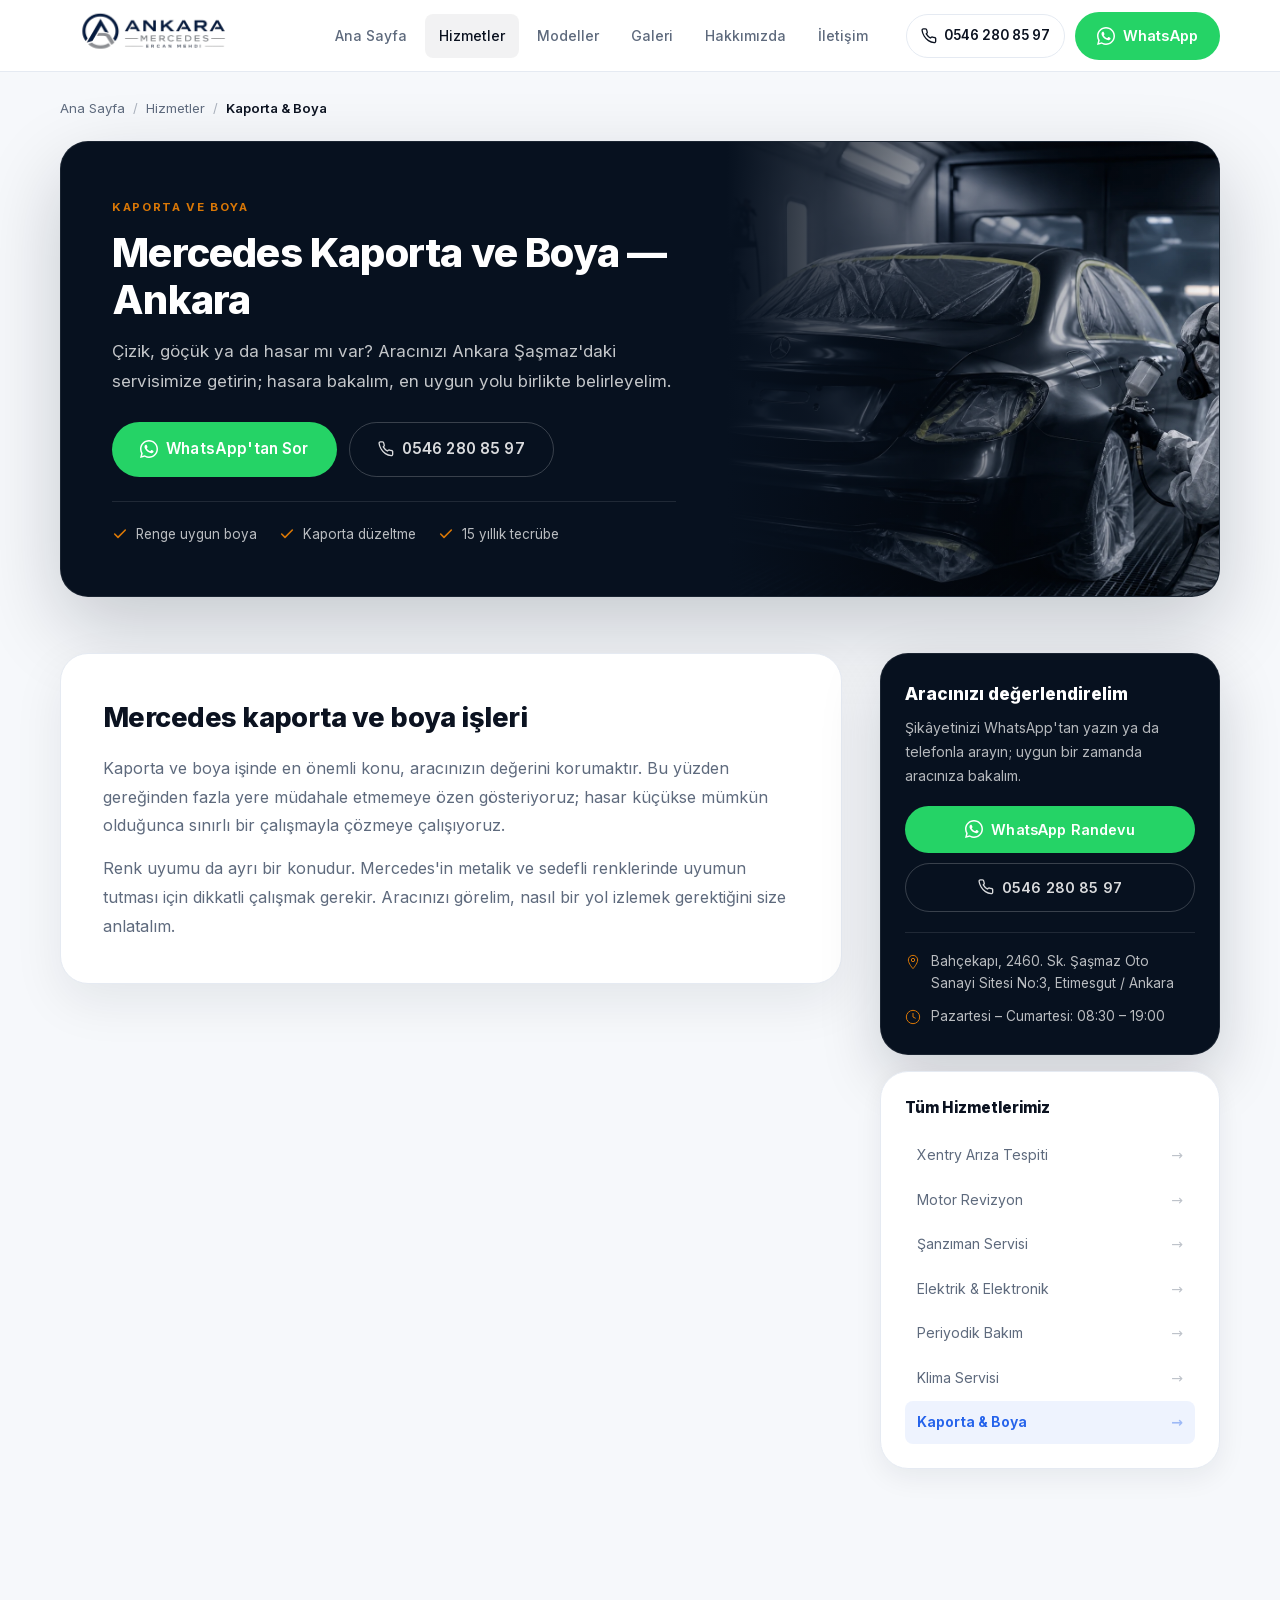
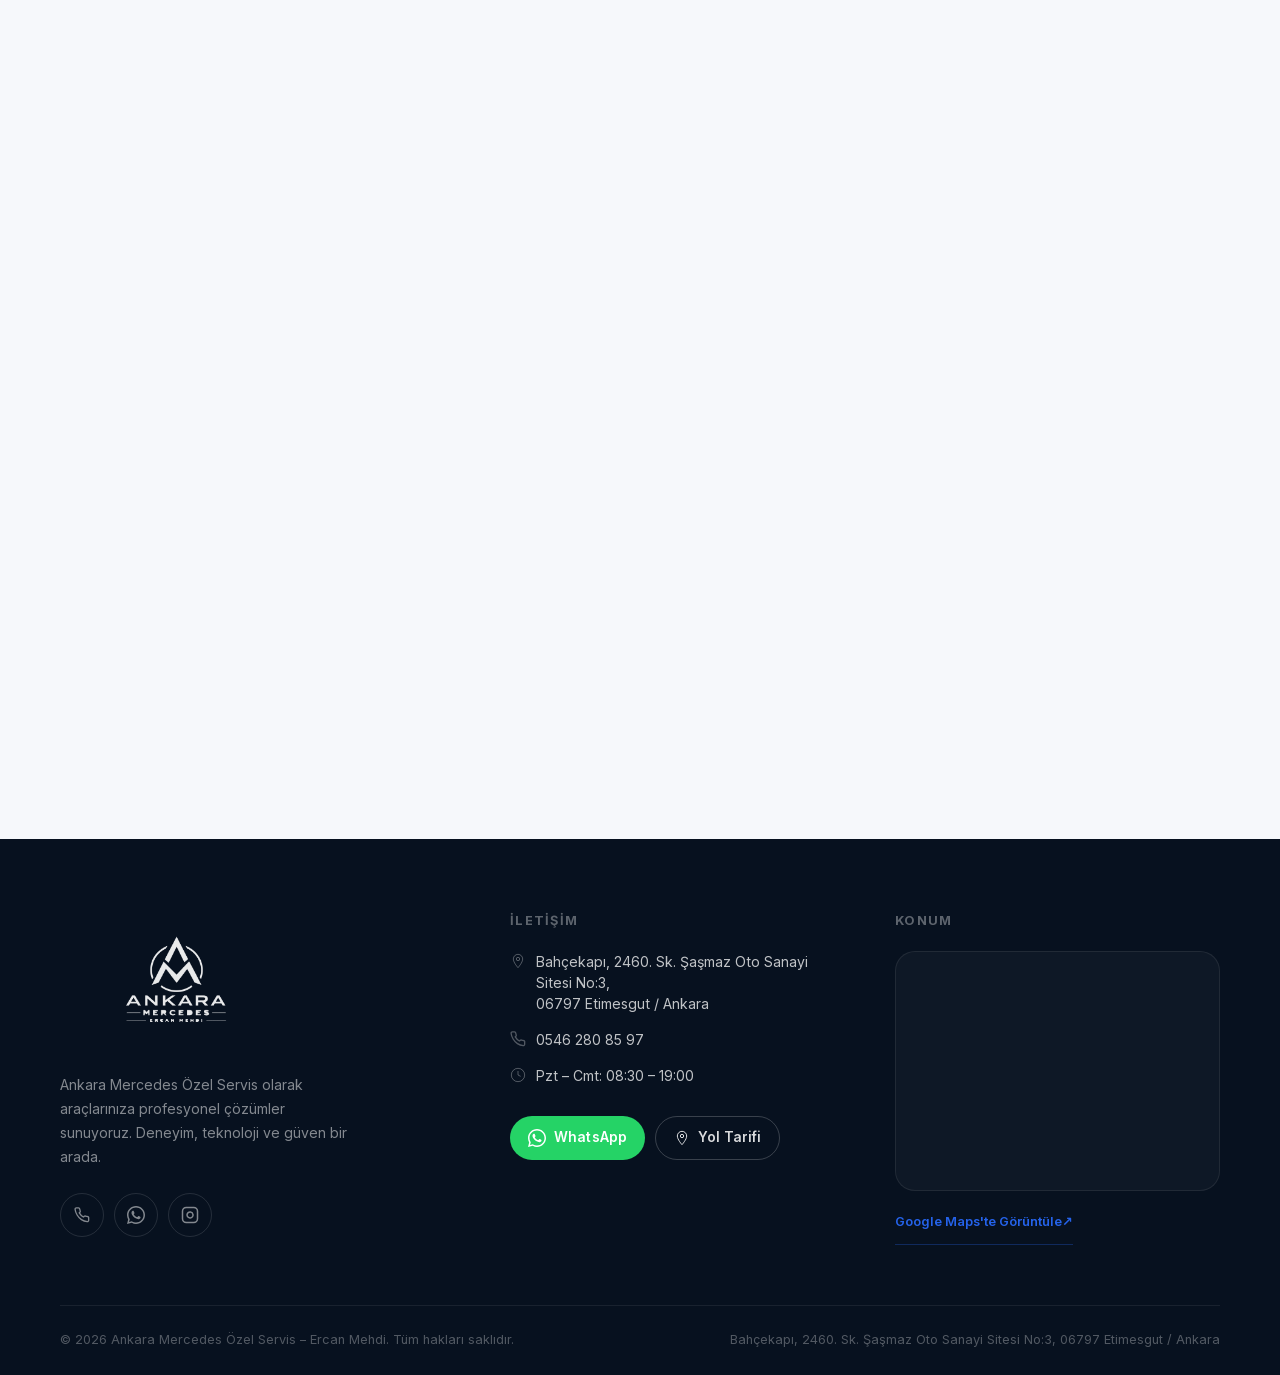
<file: hizmetler/mercedes-kaporta-boya-ankara/index.html>
<!DOCTYPE html>
<html lang="tr">
<head>
  <meta charset="UTF-8">
  <meta name="viewport" content="width=device-width, initial-scale=1.0">
  <meta http-equiv="Content-Security-Policy" content="default-src 'self'; script-src 'self' https://static.cloudflareinsights.com; style-src 'self'; img-src 'self' data:; font-src 'self'; frame-src https://www.google.com https://maps.google.com; connect-src 'self' https://cloudflareinsights.com; object-src 'none'; base-uri 'self'; form-action 'self'; upgrade-insecure-requests">
  <meta name="referrer" content="strict-origin-when-cross-origin">
  <title>Mercedes Kaporta Boya Ankara | Ercan Mehdi Özel Servis</title>
  <meta name="description" content="Ankara Şaşmaz&#x27;da Mercedes kaporta düzeltme ve boya işlemleri. Aracınızın rengine uygun çalışıyoruz. Ercan Mehdi Mercedes özel servis.">
  <meta name="keywords" content="Mercedes kaporta boya Ankara, Mercedes boya Şaşmaz, Mercedes kaporta Ankara, Mercedes servis Etimesgut">
  <meta name="author" content="Ankara Mercedes Özel Servis – Ercan Mehdi">
  <meta name="robots" content="index, follow">
  <meta name="googlebot" content="index, follow">
  <link rel="canonical" href="https://ankaramercedes.com.tr/hizmetler/mercedes-kaporta-boya-ankara/">

  <meta property="og:type" content="website">
  <meta property="og:url" content="https://ankaramercedes.com.tr/hizmetler/mercedes-kaporta-boya-ankara/">
  <meta property="og:title" content="Mercedes Kaporta Boya Ankara | Ercan Mehdi Özel Servis">
  <meta property="og:description" content="Ankara Şaşmaz&#x27;da Mercedes kaporta düzeltme ve boya işlemleri. Aracınızın rengine uygun çalışıyoruz. Ercan Mehdi Mercedes özel servis.">
  <meta property="og:image" content="https://ankaramercedes.com.tr/assets/images/services/service-mercedes-body-paint.webp">
  <meta property="og:locale" content="tr_TR">
  <meta property="og:site_name" content="Ankara Mercedes Özel Servis">
  <meta name="twitter:card" content="summary_large_image">
  <meta name="twitter:title" content="Mercedes Kaporta Boya Ankara | Ercan Mehdi Özel Servis">
  <meta name="twitter:description" content="Ankara Şaşmaz&#x27;da Mercedes kaporta düzeltme ve boya işlemleri. Aracınızın rengine uygun çalışıyoruz. Ercan Mehdi Mercedes özel servis.">
  <meta name="twitter:image" content="https://ankaramercedes.com.tr/assets/images/services/service-mercedes-body-paint.webp">

  <link rel="manifest" href="/manifest.webmanifest">
  <meta name="theme-color" content="#07111f">
  <link rel="icon" href="/favicon.ico" sizes="48x48">
  <link rel="icon" type="image/svg+xml" href="/assets/icons/favicon-v2.svg">
  <link rel="icon" type="image/png" sizes="192x192" href="/assets/icons/icon-192-v2.png">
  <link rel="apple-touch-icon" href="/assets/icons/apple-touch-icon-v2.png">
  <link rel="preload" href="/assets/fonts/inter-latin.woff2" as="font" type="font/woff2" crossorigin>
  <link rel="preload" href="/assets/fonts/inter-latin-ext.woff2" as="font" type="font/woff2" crossorigin>
  <link rel="stylesheet" href="/css/style.css?v=7">

  <script type="application/ld+json">
{
  "@context": "https://schema.org",
  "@type": "Service",
  "@id": "https://ankaramercedes.com.tr/hizmetler/mercedes-kaporta-boya-ankara/#service",
  "name": "Mercedes Kaporta ve Boya",
  "serviceType": "Kaporta & Boya",
  "description": "Ankara Şaşmaz'da Mercedes kaporta düzeltme ve boya işlemleri. Aracınızın rengine uygun çalışıyoruz. Ercan Mehdi Mercedes özel servis.",
  "url": "https://ankaramercedes.com.tr/hizmetler/mercedes-kaporta-boya-ankara/",
  "image": "https://ankaramercedes.com.tr/assets/images/services/service-mercedes-body-paint.webp",
  "provider": {
    "@type": [
      "LocalBusiness",
      "AutoRepair"
    ],
    "@id": "https://ankaramercedes.com.tr/#business",
    "name": "Ankara Mercedes Özel Servis - Ercan Mehdi",
    "telephone": "+905462808597",
    "url": "https://ankaramercedes.com.tr",
    "address": {
      "@type": "PostalAddress",
      "streetAddress": "Bahçekapı, 2460. Sk. Şaşmaz Oto Sanayi Sitesi No:3",
      "addressLocality": "Etimesgut",
      "addressRegion": "Ankara",
      "postalCode": "06797",
      "addressCountry": "TR"
    },
    "geo": {
      "@type": "GeoCoordinates",
      "latitude": "39.944353",
      "longitude": "32.7061976"
    }
  },
  "areaServed": [
    {
      "@type": "City",
      "name": "Ankara"
    },
    {
      "@type": "AdministrativeArea",
      "name": "Etimesgut"
    },
    {
      "@type": "AdministrativeArea",
      "name": "Şaşmaz"
    }
  ],
  "brand": {
    "@type": "Brand",
    "name": "Mercedes-Benz"
  },
  "audience": {
    "@type": "Audience",
    "audienceType": "Mercedes-Benz araç sahipleri"
  }
}
  </script>
  <script type="application/ld+json">
{
  "@context": "https://schema.org",
  "@type": "BreadcrumbList",
  "itemListElement": [
    {
      "@type": "ListItem",
      "position": 1,
      "name": "Ana Sayfa",
      "item": "https://ankaramercedes.com.tr/"
    },
    {
      "@type": "ListItem",
      "position": 2,
      "name": "Hizmetler",
      "item": "https://ankaramercedes.com.tr/hizmetler/"
    },
    {
      "@type": "ListItem",
      "position": 3,
      "name": "Kaporta & Boya",
      "item": "https://ankaramercedes.com.tr/hizmetler/mercedes-kaporta-boya-ankara/"
    }
  ]
}
  </script>
  <script type="application/ld+json">
{
  "@context": "https://schema.org",
  "@type": "FAQPage",
  "mainEntity": [
    {
      "@type": "Question",
      "name": "Küçük bir çizik için tüm kapıyı boyamak gerekir mi?",
      "acceptedAnswer": {
        "@type": "Answer",
        "text": "Her zaman gerekmez. Hasar küçük ve sınırlı bir bölgedeyse mümkün olduğunca dar bir alanda çalışmayı tercih ediyoruz. Ancak bazı durumlarda dar alanda çalışmak renk farkı bırakabilir; aracınızı görüp hangi yöntemin daha iyi sonuç vereceğini anlatıyoruz."
      }
    },
    {
      "@type": "Question",
      "name": "Renk uyumu tutar mı?",
      "acceptedAnswer": {
        "@type": "Answer",
        "text": "Mercedes'in metalik ve sedefli renklerinde uyumun tutması için dikkatli çalışmak gerekir. Aracınızın rengine uygun şekilde çalışıyoruz; sonuçtan memnun kalmanız bizim için önemli."
      }
    },
    {
      "@type": "Question",
      "name": "Aracımı görmeden fiyat söyleyebilir misiniz?",
      "acceptedAnswer": {
        "@type": "Answer",
        "text": "Hasarı görmeden bir şey söylemek doğru olmaz. Aracınızı getirin, hasara bakalım ve nasıl bir yol izlenmesi gerektiğini birlikte belirleyelim."
      }
    },
    {
      "@type": "Question",
      "name": "Neredesiniz, nasıl gelebilirim?",
      "acceptedAnswer": {
        "@type": "Answer",
        "text": "Bahçekapı, 2460. Sk. Şaşmaz Oto Sanayi Sitesi No:3, Etimesgut / Ankara adresindeyiz. Pazartesi–Cumartesi 08:30–19:00 arasında açığız."
      }
    }
  ]
}
  </script>
</head>
<body>

  <a href="#icerik" class="skip-link">İçeriğe atla</a>

  <header class="header" id="header">
    <div class="container">
      <div class="header__inner">

        <a href="/" class="header__logo" aria-label="Ankara Mercedes – Ana Sayfa">
          <img src="/assets/images/ankara-mercedes-logo-transparent.webp" alt="Ankara Mercedes – Ercan Mehdi Özel Servis" class="header__logo-img" width="180" height="40">
        </a>

        <nav class="header__nav" id="mainNav" aria-label="Ana Menü">
          <ul class="header__nav-list" role="list">
            <li><a href="/" class="header__nav-link">Ana Sayfa</a></li>
            <li><a href="/hizmetler/" class="header__nav-link active">Hizmetler</a></li>
            <li><a href="/#modeller" class="header__nav-link">Modeller</a></li>
            <li><a href="/#galeri" class="header__nav-link">Galeri</a></li>
            <li><a href="/hakkimizda/" class="header__nav-link">Hakkımızda</a></li>
            <li><a href="/iletisim/" class="header__nav-link">İletişim</a></li>
          </ul>
        </nav>

        <div class="header__actions">
          <a href="tel:+905462808597" class="header__phone" aria-label="Bizi Arayın: 0546 280 85 97">
            <svg width="16" height="16" viewBox="0 0 24 24" fill="none" stroke="currentColor" stroke-width="2" aria-hidden="true"><path d="M22 16.92v3a2 2 0 0 1-2.18 2 19.79 19.79 0 0 1-8.63-3.07A19.5 19.5 0 0 1 4.69 12a19.79 19.79 0 0 1-3.07-8.67A2 2 0 0 1 3.6 1.27h3a2 2 0 0 1 2 1.72c.127.96.361 1.903.7 2.81a2 2 0 0 1-.45 2.11L7.91 8.91a16 16 0 0 0 6.06 6.06l1.27-.91a2 2 0 0 1 2.11-.45c.907.339 1.85.573 2.81.7A2 2 0 0 1 22 16.92z"/></svg>
            0546 280 85 97
          </a>
          <a href="https://wa.me/905462808597?text=Merhaba%2C%20randevu%20almak%20istiyorum." class="btn btn--whatsapp" target="_blank" rel="noopener noreferrer" aria-label="WhatsApp ile randevu alın">
            <svg width="18" height="18" viewBox="0 0 24 24" fill="currentColor" aria-hidden="true"><path d="M17.472 14.382c-.297-.149-1.758-.867-2.03-.967-.273-.099-.471-.148-.67.15-.197.297-.767.966-.94 1.164-.173.199-.347.223-.644.075-.297-.15-1.255-.463-2.39-1.475-.883-.788-1.48-1.761-1.653-2.059-.173-.297-.018-.458.13-.606.134-.133.298-.347.446-.52.149-.174.198-.298.298-.497.099-.198.05-.371-.025-.52-.075-.149-.669-1.612-.916-2.207-.242-.579-.487-.5-.669-.51-.173-.008-.371-.01-.57-.01-.198 0-.52.074-.792.372-.272.297-1.04 1.016-1.04 2.479 0 1.462 1.065 2.875 1.213 3.074.149.198 2.096 3.2 5.077 4.487.709.306 1.262.489 1.694.625.712.227 1.36.195 1.871.118.571-.085 1.758-.719 2.006-1.413.248-.694.248-1.289.173-1.413-.074-.124-.272-.198-.57-.347z"/><path d="M12 0C5.373 0 0 5.373 0 12c0 2.122.555 4.112 1.524 5.84L.057 23.998l6.305-1.654A11.954 11.954 0 0 0 12 24c6.627 0 12-5.373 12-12S18.627 0 12 0zm0 22c-1.89 0-3.656-.518-5.176-1.42l-.371-.22-3.742.981.999-3.648-.242-.375A9.972 9.972 0 0 1 2 12C2 6.477 6.477 2 12 2s10 4.477 10 10-4.477 10-10 10z"/></svg>
            <span class="btn__label">WhatsApp</span>
          </a>
          <button class="header__hamburger" id="hamburger" aria-label="Menüyü aç" aria-expanded="false" aria-controls="mainNav">
            <span></span><span></span><span></span>
          </button>
        </div>

      </div>
    </div>
  </header>

  <nav class="crumb" aria-label="Sayfa yolu">
    <div class="container">
      <ol class="crumb__list">
        <li><a href="/">Ana Sayfa</a></li><li class="crumb__sep" aria-hidden="true">/</li><li><a href="/hizmetler/">Hizmetler</a></li><li class="crumb__sep" aria-hidden="true">/</li><li aria-current="page">Kaporta &amp; Boya</li>
      </ol>
    </div>
  </nav>

  <main id="icerik">

    <section class="svc-hero" aria-labelledby="svc-title">
      <div class="container">
        <div class="svc-hero__card">
          <div class="svc-hero__content">
            <p class="svc-hero__eyebrow">KAPORTA VE BOYA</p>
            <h1 class="svc-hero__title" id="svc-title">Mercedes Kaporta ve Boya — Ankara</h1>
            <p class="svc-hero__lead">Çizik, göçük ya da hasar mı var? Aracınızı Ankara Şaşmaz'daki servisimize getirin; hasara bakalım, en uygun yolu birlikte belirleyelim.</p>
            <div class="svc-hero__cta">
              <a href="https://wa.me/905462808597?text=Merhaba%2C%20Kaporta%20%26%20Boya%20hakk%C4%B1nda%20bilgi%20almak%20istiyorum." class="btn btn--whatsapp btn--lg" target="_blank" rel="noopener noreferrer"><svg width="18" height="18" viewBox="0 0 24 24" fill="currentColor" aria-hidden="true"><path d="M17.472 14.382c-.297-.149-1.758-.867-2.03-.967-.273-.099-.471-.148-.67.15-.197.297-.767.966-.94 1.164-.173.199-.347.223-.644.075-.297-.15-1.255-.463-2.39-1.475-.883-.788-1.48-1.761-1.653-2.059-.173-.297-.018-.458.13-.606.134-.133.298-.347.446-.52.149-.174.198-.298.298-.497.099-.198.05-.371-.025-.52-.075-.149-.669-1.612-.916-2.207-.242-.579-.487-.5-.669-.51-.173-.008-.371-.01-.57-.01-.198 0-.52.074-.792.372-.272.297-1.04 1.016-1.04 2.479 0 1.462 1.065 2.875 1.213 3.074.149.198 2.096 3.2 5.077 4.487.709.306 1.262.489 1.694.625.712.227 1.36.195 1.871.118.571-.085 1.758-.719 2.006-1.413.248-.694.248-1.289.173-1.413-.074-.124-.272-.198-.57-.347z"/><path d="M12 0C5.373 0 0 5.373 0 12c0 2.122.555 4.112 1.524 5.84L.057 23.998l6.305-1.654A11.954 11.954 0 0 0 12 24c6.627 0 12-5.373 12-12S18.627 0 12 0zm0 22c-1.89 0-3.656-.518-5.176-1.42l-.371-.22-3.742.981.999-3.648-.242-.375A9.972 9.972 0 0 1 2 12C2 6.477 6.477 2 12 2s10 4.477 10 10-4.477 10-10 10z"/></svg> WhatsApp'tan Sor</a>
              <a href="tel:+905462808597" class="btn btn--outline-light btn--lg"><svg width="16" height="16" viewBox="0 0 24 24" fill="none" stroke="currentColor" stroke-width="2" aria-hidden="true"><path d="M22 16.92v3a2 2 0 0 1-2.18 2 19.79 19.79 0 0 1-8.63-3.07A19.5 19.5 0 0 1 4.69 12a19.79 19.79 0 0 1-3.07-8.67A2 2 0 0 1 3.6 1.27h3a2 2 0 0 1 2 1.72c.127.96.361 1.903.7 2.81a2 2 0 0 1-.45 2.11L7.91 8.91a16 16 0 0 0 6.06 6.06l1.27-.91a2 2 0 0 1 2.11-.45c.907.339 1.85.573 2.81.7A2 2 0 0 1 22 16.92z"/></svg> 0546 280 85 97</a>
            </div>
            <div class="svc-hero__meta"><span class="svc-hero__meta-item"><svg width="16" height="16" viewBox="0 0 24 24" fill="none" stroke="currentColor" stroke-width="2.4" stroke-linecap="round" stroke-linejoin="round" aria-hidden="true"><polyline points="20 6 9 17 4 12"/></svg>Renge uygun boya</span><span class="svc-hero__meta-item"><svg width="16" height="16" viewBox="0 0 24 24" fill="none" stroke="currentColor" stroke-width="2.4" stroke-linecap="round" stroke-linejoin="round" aria-hidden="true"><polyline points="20 6 9 17 4 12"/></svg>Kaporta düzeltme</span><span class="svc-hero__meta-item"><svg width="16" height="16" viewBox="0 0 24 24" fill="none" stroke="currentColor" stroke-width="2.4" stroke-linecap="round" stroke-linejoin="round" aria-hidden="true"><polyline points="20 6 9 17 4 12"/></svg>15 yıllık tecrübe</span></div>
          </div>
          <div class="svc-hero__media">
            <img src="/assets/images/services/service-mercedes-body-paint.webp" alt="Mercedes kaporta ve boya — Ankara Şaşmaz özel servis" width="640" height="480" loading="eager" fetchpriority="high">
          </div>
        </div>
      </div>
    </section>

    <div class="container">
      <div class="svc-layout">
        <div class="svc-main">

          <article class="svc-block" data-reveal>
            <h2>Mercedes kaporta ve boya işleri</h2>
            <p>Kaporta ve boya işinde en önemli konu, aracınızın değerini korumaktır. Bu yüzden gereğinden fazla yere müdahale etmemeye özen gösteriyoruz; hasar küçükse mümkün olduğunca sınırlı bir çalışmayla çözmeye çalışıyoruz.</p><p>Renk uyumu da ayrı bir konudur. Mercedes'in metalik ve sedefli renklerinde uyumun tutması için dikkatli çalışmak gerekir. Aracınızı görelim, nasıl bir yol izlemek gerektiğini size anlatalım.</p>
          </article>

          <article class="svc-block" data-reveal>
            <h2>Aracınızda bunlardan biri var mı?</h2>
            <p>Aşağıdaki belirtilerden biri ya da birkaçı varsa aracınızı kontrol ettirmenizde fayda var:</p>
            <div class="svc-symptoms"><div class="svc-symptom"><svg width="17" height="17" viewBox="0 0 24 24" fill="none" stroke="currentColor" stroke-width="2" stroke-linecap="round" aria-hidden="true"><path d="M12 9v4M12 17h.01"/><path d="M10.29 3.86 1.82 18a2 2 0 0 0 1.71 3h16.94a2 2 0 0 0 1.71-3L13.71 3.86a2 2 0 0 0-3.42 0z"/></svg><span>Park veya trafik kaynaklı göçük var</span></div><div class="svc-symptom"><svg width="17" height="17" viewBox="0 0 24 24" fill="none" stroke="currentColor" stroke-width="2" stroke-linecap="round" aria-hidden="true"><path d="M12 9v4M12 17h.01"/><path d="M10.29 3.86 1.82 18a2 2 0 0 0 1.71 3h16.94a2 2 0 0 0 1.71-3L13.71 3.86a2 2 0 0 0-3.42 0z"/></svg><span>Boyada çizik ya da sıyrık oluştu</span></div><div class="svc-symptom"><svg width="17" height="17" viewBox="0 0 24 24" fill="none" stroke="currentColor" stroke-width="2" stroke-linecap="round" aria-hidden="true"><path d="M12 9v4M12 17h.01"/><path d="M10.29 3.86 1.82 18a2 2 0 0 0 1.71 3h16.94a2 2 0 0 0 1.71-3L13.71 3.86a2 2 0 0 0-3.42 0z"/></svg><span>Tampon hasar gördü</span></div><div class="svc-symptom"><svg width="17" height="17" viewBox="0 0 24 24" fill="none" stroke="currentColor" stroke-width="2" stroke-linecap="round" aria-hidden="true"><path d="M12 9v4M12 17h.01"/><path d="M10.29 3.86 1.82 18a2 2 0 0 0 1.71 3h16.94a2 2 0 0 0 1.71-3L13.71 3.86a2 2 0 0 0-3.42 0z"/></svg><span>Dolu yağışından hasar kaldı</span></div><div class="svc-symptom"><svg width="17" height="17" viewBox="0 0 24 24" fill="none" stroke="currentColor" stroke-width="2" stroke-linecap="round" aria-hidden="true"><path d="M12 9v4M12 17h.01"/><path d="M10.29 3.86 1.82 18a2 2 0 0 0 1.71 3h16.94a2 2 0 0 0 1.71-3L13.71 3.86a2 2 0 0 0-3.42 0z"/></svg><span>Boya matlaşmış görünüyor</span></div><div class="svc-symptom"><svg width="17" height="17" viewBox="0 0 24 24" fill="none" stroke="currentColor" stroke-width="2" stroke-linecap="round" aria-hidden="true"><path d="M12 9v4M12 17h.01"/><path d="M10.29 3.86 1.82 18a2 2 0 0 0 1.71 3h16.94a2 2 0 0 0 1.71-3L13.71 3.86a2 2 0 0 0-3.42 0z"/></svg><span>Kapı veya kaput boşlukları eşit değil</span></div><div class="svc-symptom"><svg width="17" height="17" viewBox="0 0 24 24" fill="none" stroke="currentColor" stroke-width="2" stroke-linecap="round" aria-hidden="true"><path d="M12 9v4M12 17h.01"/><path d="M10.29 3.86 1.82 18a2 2 0 0 0 1.71 3h16.94a2 2 0 0 0 1.71-3L13.71 3.86a2 2 0 0 0-3.42 0z"/></svg><span>Kenarlarda pas başlangıcı fark ettiniz</span></div><div class="svc-symptom"><svg width="17" height="17" viewBox="0 0 24 24" fill="none" stroke="currentColor" stroke-width="2" stroke-linecap="round" aria-hidden="true"><path d="M12 9v4M12 17h.01"/><path d="M10.29 3.86 1.82 18a2 2 0 0 0 1.71 3h16.94a2 2 0 0 0 1.71-3L13.71 3.86a2 2 0 0 0-3.42 0z"/></svg><span>Far camları sararmış</span></div></div>
          </article>

          <article class="svc-block" data-reveal>
            <h2>Bu bölümde neler yapıyoruz?</h2>
            <ul class="svc-list" role="list"><li>Kaporta düzeltme işlemleri</li><li>Aracınızın rengine uygun boya çalışması</li><li>Bölgesel (lokal) boya uygulamaları</li><li>Tampon onarımı</li><li>Çizik ve matlık için pasta-cila</li><li>Hasarın değerlendirilip yöntemin belirlenmesi</li></ul>
          </article>

          <article class="svc-block" data-reveal>
            <h2>Nasıl ilerliyoruz?</h2>
            <ol class="svc-steps" role="list"><li class="svc-step"><p class="svc-step__title">Bize ulaşın</p><p>WhatsApp&#x27;tan yazın ya da telefonla arayın. Randevu zorunlu değil, ama önceden haber verirseniz bekleme sürenizi kısaltırız.</p></li><li class="svc-step"><p class="svc-step__title">Aracınıza bakalım</p><p>Şikâyetinizi dinliyor, aracınızı yerinde inceliyoruz. Ankara Şaşmaz Oto Sanayi Sitesi&#x27;ndeyiz.</p></li><li class="svc-step"><p class="svc-step__title">Durumu birlikte konuşalım</p><p>Ne olduğunu ve ne yapılması gerektiğini anlaşılır bir dille anlatıyoruz. Onayınız olmadan işleme başlamıyoruz.</p></li><li class="svc-step"><p class="svc-step__title">İşlem ve teslim</p><p>Üzerinde anlaştığımız iş yapılır, aracınız kontrol edilerek teslim edilir.</p></li></ol>
          </article>

          <article class="svc-block" data-reveal>
            <h2>Lokal boya mı, geniş çalışma mı?</h2>
            <p>Bu kararın doğru verilmesi aracınızın değerini doğrudan etkiler. Hasar küçük ve sınırlı bir bölgedeyse, mümkün olduğunca dar bir alanda çalışmak genellikle daha doğrudur.</p><p>Ancak bazı durumlarda dar alanda çalışmak renk farkı bırakabilir. Hangi yöntemin daha iyi sonuç vereceğini aracınızı gördükten sonra gerekçesiyle anlatıyoruz. Karar sizin.</p>
          </article>

          <article class="svc-block" data-reveal>
            <h2>Sıkça Sorulan Sorular</h2>
            <div class="faq__list"><details class="faq__item">
              <summary class="faq__question">Küçük bir çizik için tüm kapıyı boyamak gerekir mi?<span class="faq__icon" aria-hidden="true"></span></summary>
              <p class="faq__answer">Her zaman gerekmez. Hasar küçük ve sınırlı bir bölgedeyse mümkün olduğunca dar bir alanda çalışmayı tercih ediyoruz. Ancak bazı durumlarda dar alanda çalışmak renk farkı bırakabilir; aracınızı görüp hangi yöntemin daha iyi sonuç vereceğini anlatıyoruz.</p>
            </details><details class="faq__item">
              <summary class="faq__question">Renk uyumu tutar mı?<span class="faq__icon" aria-hidden="true"></span></summary>
              <p class="faq__answer">Mercedes&#x27;in metalik ve sedefli renklerinde uyumun tutması için dikkatli çalışmak gerekir. Aracınızın rengine uygun şekilde çalışıyoruz; sonuçtan memnun kalmanız bizim için önemli.</p>
            </details><details class="faq__item">
              <summary class="faq__question">Aracımı görmeden fiyat söyleyebilir misiniz?<span class="faq__icon" aria-hidden="true"></span></summary>
              <p class="faq__answer">Hasarı görmeden bir şey söylemek doğru olmaz. Aracınızı getirin, hasara bakalım ve nasıl bir yol izlenmesi gerektiğini birlikte belirleyelim.</p>
            </details><details class="faq__item">
              <summary class="faq__question">Neredesiniz, nasıl gelebilirim?<span class="faq__icon" aria-hidden="true"></span></summary>
              <p class="faq__answer">Bahçekapı, 2460. Sk. Şaşmaz Oto Sanayi Sitesi No:3, Etimesgut / Ankara adresindeyiz. Pazartesi–Cumartesi 08:30–19:00 arasında açığız.</p>
            </details></div>
          </article>

          <section class="svc-cta" data-reveal aria-label="Randevu">
            <h2>Kaporta &amp; Boya için Ankara Şaşmaz'dayız</h2>
            <p>Aracınızdaki şikâyeti WhatsApp'tan yazın ya da bizi arayın. Pazartesi–Cumartesi 08:30–19:00 arasında hizmetinizdeyiz.</p>
            <div class="svc-cta__btns">
              <a href="https://wa.me/905462808597?text=Merhaba%2C%20Kaporta%20%26%20Boya%20hakk%C4%B1nda%20bilgi%20almak%20istiyorum." class="btn btn--whatsapp btn--lg" target="_blank" rel="noopener noreferrer"><svg width="18" height="18" viewBox="0 0 24 24" fill="currentColor" aria-hidden="true"><path d="M17.472 14.382c-.297-.149-1.758-.867-2.03-.967-.273-.099-.471-.148-.67.15-.197.297-.767.966-.94 1.164-.173.199-.347.223-.644.075-.297-.15-1.255-.463-2.39-1.475-.883-.788-1.48-1.761-1.653-2.059-.173-.297-.018-.458.13-.606.134-.133.298-.347.446-.52.149-.174.198-.298.298-.497.099-.198.05-.371-.025-.52-.075-.149-.669-1.612-.916-2.207-.242-.579-.487-.5-.669-.51-.173-.008-.371-.01-.57-.01-.198 0-.52.074-.792.372-.272.297-1.04 1.016-1.04 2.479 0 1.462 1.065 2.875 1.213 3.074.149.198 2.096 3.2 5.077 4.487.709.306 1.262.489 1.694.625.712.227 1.36.195 1.871.118.571-.085 1.758-.719 2.006-1.413.248-.694.248-1.289.173-1.413-.074-.124-.272-.198-.57-.347z"/><path d="M12 0C5.373 0 0 5.373 0 12c0 2.122.555 4.112 1.524 5.84L.057 23.998l6.305-1.654A11.954 11.954 0 0 0 12 24c6.627 0 12-5.373 12-12S18.627 0 12 0zm0 22c-1.89 0-3.656-.518-5.176-1.42l-.371-.22-3.742.981.999-3.648-.242-.375A9.972 9.972 0 0 1 2 12C2 6.477 6.477 2 12 2s10 4.477 10 10-4.477 10-10 10z"/></svg> WhatsApp Randevu</a>
              <a href="https://www.google.com/maps?cid=12600511751899810106" class="btn btn--outline-light btn--lg" target="_blank" rel="noopener noreferrer"><svg width="16" height="16" viewBox="0 0 24 24" fill="none" stroke="currentColor" stroke-width="1.5" aria-hidden="true"><path d="M12 2C8.13 2 5 5.13 5 9c0 5.25 7 13 7 13s7-7.75 7-13c0-3.87-3.13-7-7-7z"/><circle cx="12" cy="9" r="2.5"/></svg> Yol Tarifi</a>
            </div>
          </section>

          <section class="svc-block" data-reveal aria-labelledby="rel-title">
            <h2 id="rel-title">İlgili Hizmetlerimiz</h2>
            <div class="hub-grid">
            <a class="hub-card" href="/hizmetler/mercedes-periyodik-bakim-ankara/">
              <div class="hub-card__media">
                <img src="/assets/images/services/service-mercedes-periodic-maintenance.webp" alt="Mercedes periyodik bakım — Ankara Şaşmaz özel servis" loading="lazy" width="340" height="212">
              </div>
              <div class="hub-card__body">
                <h3 class="hub-card__title">Periyodik Bakım</h3>
                <p class="hub-card__desc">Yağ, filtre ve genel kontrolleri kapsayan periyodik bakım hizmeti.</p>
                <span class="hub-card__more">Detaylı bilgi <span aria-hidden="true">→</span></span>
              </div>
            </a>
            <a class="hub-card" href="/hizmetler/mercedes-motor-revizyon-ankara/">
              <div class="hub-card__media">
                <img src="/assets/images/services/service-mercedes-engine-revision.webp" alt="Mercedes motor revizyonu — Ankara Şaşmaz özel servis" loading="lazy" width="340" height="212">
              </div>
              <div class="hub-card__body">
                <h3 class="hub-card__title">Motor Revizyon</h3>
                <p class="hub-card__desc">Motor bakımı, onarımı ve revizyonu. Aracınızı görelim, durumu birlikte konuşalım.</p>
                <span class="hub-card__more">Detaylı bilgi <span aria-hidden="true">→</span></span>
              </div>
            </a>
            <a class="hub-card" href="/hizmetler/mercedes-xentry-ariza-tespiti-ankara/">
              <div class="hub-card__media">
                <img src="/assets/images/services/service-star-diagnosis.webp" alt="Mercedes Xentry arıza tespiti — Ankara Şaşmaz özel servis" loading="lazy" width="340" height="212">
              </div>
              <div class="hub-card__body">
                <h3 class="hub-card__title">Xentry Arıza Tespiti</h3>
                <p class="hub-card__desc">Mercedes&#x27;e özel Xentry cihazı ile arıza tespiti ve kodlama işlemleri.</p>
                <span class="hub-card__more">Detaylı bilgi <span aria-hidden="true">→</span></span>
              </div>
            </a>
            </div>
          </section>
        </div>

        <aside class="svc-aside">
          <div class="svc-aside__card">
            <p class="svc-aside__title">Aracınızı değerlendirelim</p>
            <p class="svc-aside__desc">Şikâyetinizi WhatsApp'tan yazın ya da telefonla arayın; uygun bir zamanda aracınıza bakalım.</p>
            <div class="svc-aside__btns">
              <a href="https://wa.me/905462808597?text=Merhaba%2C%20randevu%20almak%20istiyorum." class="btn btn--whatsapp" target="_blank" rel="noopener noreferrer"><svg width="18" height="18" viewBox="0 0 24 24" fill="currentColor" aria-hidden="true"><path d="M17.472 14.382c-.297-.149-1.758-.867-2.03-.967-.273-.099-.471-.148-.67.15-.197.297-.767.966-.94 1.164-.173.199-.347.223-.644.075-.297-.15-1.255-.463-2.39-1.475-.883-.788-1.48-1.761-1.653-2.059-.173-.297-.018-.458.13-.606.134-.133.298-.347.446-.52.149-.174.198-.298.298-.497.099-.198.05-.371-.025-.52-.075-.149-.669-1.612-.916-2.207-.242-.579-.487-.5-.669-.51-.173-.008-.371-.01-.57-.01-.198 0-.52.074-.792.372-.272.297-1.04 1.016-1.04 2.479 0 1.462 1.065 2.875 1.213 3.074.149.198 2.096 3.2 5.077 4.487.709.306 1.262.489 1.694.625.712.227 1.36.195 1.871.118.571-.085 1.758-.719 2.006-1.413.248-.694.248-1.289.173-1.413-.074-.124-.272-.198-.57-.347z"/><path d="M12 0C5.373 0 0 5.373 0 12c0 2.122.555 4.112 1.524 5.84L.057 23.998l6.305-1.654A11.954 11.954 0 0 0 12 24c6.627 0 12-5.373 12-12S18.627 0 12 0zm0 22c-1.89 0-3.656-.518-5.176-1.42l-.371-.22-3.742.981.999-3.648-.242-.375A9.972 9.972 0 0 1 2 12C2 6.477 6.477 2 12 2s10 4.477 10 10-4.477 10-10 10z"/></svg> WhatsApp Randevu</a>
              <a href="tel:+905462808597" class="btn btn--outline-light"><svg width="16" height="16" viewBox="0 0 24 24" fill="none" stroke="currentColor" stroke-width="2" aria-hidden="true"><path d="M22 16.92v3a2 2 0 0 1-2.18 2 19.79 19.79 0 0 1-8.63-3.07A19.5 19.5 0 0 1 4.69 12a19.79 19.79 0 0 1-3.07-8.67A2 2 0 0 1 3.6 1.27h3a2 2 0 0 1 2 1.72c.127.96.361 1.903.7 2.81a2 2 0 0 1-.45 2.11L7.91 8.91a16 16 0 0 0 6.06 6.06l1.27-.91a2 2 0 0 1 2.11-.45c.907.339 1.85.573 2.81.7A2 2 0 0 1 22 16.92z"/></svg> 0546 280 85 97</a>
            </div>
            <ul class="svc-aside__info" role="list">
              <li><svg width="16" height="16" viewBox="0 0 24 24" fill="none" stroke="currentColor" stroke-width="1.5" aria-hidden="true"><path d="M12 2C8.13 2 5 5.13 5 9c0 5.25 7 13 7 13s7-7.75 7-13c0-3.87-3.13-7-7-7z"/><circle cx="12" cy="9" r="2.5"/></svg><span>Bahçekapı, 2460. Sk. Şaşmaz Oto Sanayi Sitesi No:3, Etimesgut / Ankara</span></li>
              <li><svg width="16" height="16" viewBox="0 0 24 24" fill="none" stroke="currentColor" stroke-width="1.5" aria-hidden="true"><circle cx="12" cy="12" r="10"/><polyline points="12,6 12,12 16,14"/></svg><span>Pazartesi – Cumartesi: 08:30 – 19:00</span></li>
            </ul>
          </div>

          <nav class="svc-aside__links" aria-label="Diğer hizmetler">
            <h2>Tüm Hizmetlerimiz</h2>
            <ul role="list">
              <li><a href="/hizmetler/mercedes-xentry-ariza-tespiti-ankara/">Xentry Arıza Tespiti</a></li><li><a href="/hizmetler/mercedes-motor-revizyon-ankara/">Motor Revizyon</a></li><li><a href="/hizmetler/mercedes-sanziman-servisi-ankara/">Şanzıman Servisi</a></li><li><a href="/hizmetler/mercedes-elektrik-elektronik-ankara/">Elektrik &amp; Elektronik</a></li><li><a href="/hizmetler/mercedes-periyodik-bakim-ankara/">Periyodik Bakım</a></li><li><a href="/hizmetler/mercedes-klima-servisi-ankara/">Klima Servisi</a></li><li><a href="/hizmetler/mercedes-kaporta-boya-ankara/" aria-current="page">Kaporta &amp; Boya</a></li>
            </ul>
          </nav>
        </aside>
      </div>
    </div>

  </main>

  <footer class="footer" id="iletisim" aria-label="İletişim Bilgileri ve Footer">
    <div class="container">
      <div class="footer__grid">

        <div class="footer__brand">
          <a href="/" class="footer__logo" aria-label="Ankara Mercedes – Ercan Mehdi">
            <span class="footer__logo-wrap">
              <img src="/assets/images/ankara-mercedes-footer-logo.webp" alt="Ankara Mercedes – Ercan Mehdi Özel Servis" class="footer__logo-img" width="180" height="44">
            </span>
          </a>
          <p class="footer__desc">Ankara Mercedes Özel Servis olarak araçlarınıza profesyonel çözümler sunuyoruz. Deneyim, teknoloji ve güven bir arada.</p>
          <div class="footer__social">
            <a href="tel:+905462808597" class="footer__social-link" aria-label="Bizi arayın: 0546 280 85 97"><svg width="16" height="16" viewBox="0 0 24 24" fill="none" stroke="currentColor" stroke-width="2" aria-hidden="true"><path d="M22 16.92v3a2 2 0 0 1-2.18 2 19.79 19.79 0 0 1-8.63-3.07A19.5 19.5 0 0 1 4.69 12a19.79 19.79 0 0 1-3.07-8.67A2 2 0 0 1 3.6 1.27h3a2 2 0 0 1 2 1.72c.127.96.361 1.903.7 2.81a2 2 0 0 1-.45 2.11L7.91 8.91a16 16 0 0 0 6.06 6.06l1.27-.91a2 2 0 0 1 2.11-.45c.907.339 1.85.573 2.81.7A2 2 0 0 1 22 16.92z"/></svg></a>
            <a href="https://wa.me/905462808597" class="footer__social-link" aria-label="WhatsApp hattımız" target="_blank" rel="noopener noreferrer"><svg width="18" height="18" viewBox="0 0 24 24" fill="currentColor" aria-hidden="true"><path d="M17.472 14.382c-.297-.149-1.758-.867-2.03-.967-.273-.099-.471-.148-.67.15-.197.297-.767.966-.94 1.164-.173.199-.347.223-.644.075-.297-.15-1.255-.463-2.39-1.475-.883-.788-1.48-1.761-1.653-2.059-.173-.297-.018-.458.13-.606.134-.133.298-.347.446-.52.149-.174.198-.298.298-.497.099-.198.05-.371-.025-.52-.075-.149-.669-1.612-.916-2.207-.242-.579-.487-.5-.669-.51-.173-.008-.371-.01-.57-.01-.198 0-.52.074-.792.372-.272.297-1.04 1.016-1.04 2.479 0 1.462 1.065 2.875 1.213 3.074.149.198 2.096 3.2 5.077 4.487.709.306 1.262.489 1.694.625.712.227 1.36.195 1.871.118.571-.085 1.758-.719 2.006-1.413.248-.694.248-1.289.173-1.413-.074-.124-.272-.198-.57-.347z"/><path d="M12 0C5.373 0 0 5.373 0 12c0 2.122.555 4.112 1.524 5.84L.057 23.998l6.305-1.654A11.954 11.954 0 0 0 12 24c6.627 0 12-5.373 12-12S18.627 0 12 0zm0 22c-1.89 0-3.656-.518-5.176-1.42l-.371-.22-3.742.981.999-3.648-.242-.375A9.972 9.972 0 0 1 2 12C2 6.477 6.477 2 12 2s10 4.477 10 10-4.477 10-10 10z"/></svg></a>
            <a href="https://www.instagram.com/ankara.mercedes" class="footer__social-link" aria-label="Instagram hesabımız" target="_blank" rel="noopener noreferrer"><svg width="18" height="18" viewBox="0 0 24 24" fill="none" stroke="currentColor" stroke-width="2" aria-hidden="true"><rect x="2" y="2" width="20" height="20" rx="5" ry="5"/><path d="M16 11.37A4 4 0 1 1 12.63 8 4 4 0 0 1 16 11.37z"/><line x1="17.5" y1="6.5" x2="17.51" y2="6.5"/></svg></a>
          </div>
        </div>

        <div class="footer__contact">
          <h3 class="footer__heading">İletişim</h3>
          <ul class="footer__info" role="list">
            <li><svg width="16" height="16" viewBox="0 0 24 24" fill="none" stroke="currentColor" stroke-width="1.5" aria-hidden="true"><path d="M12 2C8.13 2 5 5.13 5 9c0 5.25 7 13 7 13s7-7.75 7-13c0-3.87-3.13-7-7-7z"/><circle cx="12" cy="9" r="2.5"/></svg><address>Bahçekapı, 2460. Sk. Şaşmaz Oto Sanayi Sitesi No:3,<br>06797 Etimesgut / Ankara</address></li>
            <li><svg width="16" height="16" viewBox="0 0 24 24" fill="none" stroke="currentColor" stroke-width="2" aria-hidden="true"><path d="M22 16.92v3a2 2 0 0 1-2.18 2 19.79 19.79 0 0 1-8.63-3.07A19.5 19.5 0 0 1 4.69 12a19.79 19.79 0 0 1-3.07-8.67A2 2 0 0 1 3.6 1.27h3a2 2 0 0 1 2 1.72c.127.96.361 1.903.7 2.81a2 2 0 0 1-.45 2.11L7.91 8.91a16 16 0 0 0 6.06 6.06l1.27-.91a2 2 0 0 1 2.11-.45c.907.339 1.85.573 2.81.7A2 2 0 0 1 22 16.92z"/></svg><a href="tel:+905462808597">0546 280 85 97</a></li>
            <li><svg width="16" height="16" viewBox="0 0 24 24" fill="none" stroke="currentColor" stroke-width="1.5" aria-hidden="true"><circle cx="12" cy="12" r="10"/><polyline points="12,6 12,12 16,14"/></svg><span>Pzt – Cmt: 08:30 – 19:00</span></li>
          </ul>
          <div class="footer__btns">
            <a href="https://wa.me/905462808597?text=Merhaba%2C%20randevu%20almak%20istiyorum." class="btn btn--whatsapp btn--sm" target="_blank" rel="noopener noreferrer"><svg width="18" height="18" viewBox="0 0 24 24" fill="currentColor" aria-hidden="true"><path d="M17.472 14.382c-.297-.149-1.758-.867-2.03-.967-.273-.099-.471-.148-.67.15-.197.297-.767.966-.94 1.164-.173.199-.347.223-.644.075-.297-.15-1.255-.463-2.39-1.475-.883-.788-1.48-1.761-1.653-2.059-.173-.297-.018-.458.13-.606.134-.133.298-.347.446-.52.149-.174.198-.298.298-.497.099-.198.05-.371-.025-.52-.075-.149-.669-1.612-.916-2.207-.242-.579-.487-.5-.669-.51-.173-.008-.371-.01-.57-.01-.198 0-.52.074-.792.372-.272.297-1.04 1.016-1.04 2.479 0 1.462 1.065 2.875 1.213 3.074.149.198 2.096 3.2 5.077 4.487.709.306 1.262.489 1.694.625.712.227 1.36.195 1.871.118.571-.085 1.758-.719 2.006-1.413.248-.694.248-1.289.173-1.413-.074-.124-.272-.198-.57-.347z"/><path d="M12 0C5.373 0 0 5.373 0 12c0 2.122.555 4.112 1.524 5.84L.057 23.998l6.305-1.654A11.954 11.954 0 0 0 12 24c6.627 0 12-5.373 12-12S18.627 0 12 0zm0 22c-1.89 0-3.656-.518-5.176-1.42l-.371-.22-3.742.981.999-3.648-.242-.375A9.972 9.972 0 0 1 2 12C2 6.477 6.477 2 12 2s10 4.477 10 10-4.477 10-10 10z"/></svg> WhatsApp</a>
            <a href="https://www.google.com/maps?cid=12600511751899810106" class="btn btn--outline-light btn--sm" target="_blank" rel="noopener noreferrer"><svg width="16" height="16" viewBox="0 0 24 24" fill="none" stroke="currentColor" stroke-width="1.5" aria-hidden="true"><path d="M12 2C8.13 2 5 5.13 5 9c0 5.25 7 13 7 13s7-7.75 7-13c0-3.87-3.13-7-7-7z"/><circle cx="12" cy="9" r="2.5"/></svg> Yol Tarifi</a>
          </div>
        </div>

        <div class="footer__map-col">
          <h3 class="footer__heading">Konum</h3>
          <div class="footer__map-preview">
            <iframe
              src="https://www.google.com/maps?q=Ankara+Mercedes+%C3%96zel+Servis+-+Ercan+Mehdi&amp;ll=39.944353,32.7061976&amp;z=17&amp;output=embed"
              title="Ankara Mercedes – Ercan Mehdi Google Maps konumu"
              loading="lazy"
              referrerpolicy="no-referrer-when-downgrade"
              allowfullscreen>
            </iframe>
          </div>
          <a href="https://www.google.com/maps?cid=12600511751899810106" class="footer__map-link" target="_blank" rel="noopener noreferrer">
            Google Maps'te Görüntüle <span aria-hidden="true">↗</span>
          </a>
        </div>

      </div>
      <div class="footer__bottom">
        <p>© 2026 Ankara Mercedes Özel Servis – Ercan Mehdi. Tüm hakları saklıdır.</p>
        <p class="footer__bottom-loc">Bahçekapı, 2460. Sk. Şaşmaz Oto Sanayi Sitesi No:3, 06797 Etimesgut / Ankara</p>
      </div>
    </div>
  </footer>

  <a href="https://wa.me/905462808597?text=Merhaba%2C%20randevu%20almak%20istiyorum."
     class="floating-whatsapp"
     target="_blank"
     rel="noopener noreferrer"
     aria-label="WhatsApp ile servis randevusu alın">
    <svg width="24" height="24" viewBox="0 0 24 24" fill="currentColor" aria-hidden="true"><path d="M17.472 14.382c-.297-.149-1.758-.867-2.03-.967-.273-.099-.471-.148-.67.15-.197.297-.767.966-.94 1.164-.173.199-.347.223-.644.075-.297-.15-1.255-.463-2.39-1.475-.883-.788-1.48-1.761-1.653-2.059-.173-.297-.018-.458.13-.606.134-.133.298-.347.446-.52.149-.174.198-.298.298-.497.099-.198.05-.371-.025-.52-.075-.149-.669-1.612-.916-2.207-.242-.579-.487-.5-.669-.51-.173-.008-.371-.01-.57-.01-.198 0-.52.074-.792.372-.272.297-1.04 1.016-1.04 2.479 0 1.462 1.065 2.875 1.213 3.074.149.198 2.096 3.2 5.077 4.487.709.306 1.262.489 1.694.625.712.227 1.36.195 1.871.118.571-.085 1.758-.719 2.006-1.413.248-.694.248-1.289.173-1.413-.074-.124-.272-.198-.57-.347z"/><path d="M12 0C5.373 0 0 5.373 0 12c0 2.122.555 4.112 1.524 5.84L.057 23.998l6.305-1.654A11.954 11.954 0 0 0 12 24c6.627 0 12-5.373 12-12S18.627 0 12 0zm0 22c-1.89 0-3.656-.518-5.176-1.42l-.371-.22-3.742.981.999-3.648-.242-.375A9.972 9.972 0 0 1 2 12C2 6.477 6.477 2 12 2s10 4.477 10 10-4.477 10-10 10z"/></svg>
  </a>

  <script src="/js/main.js"></script>
</body>
</html>
</file>
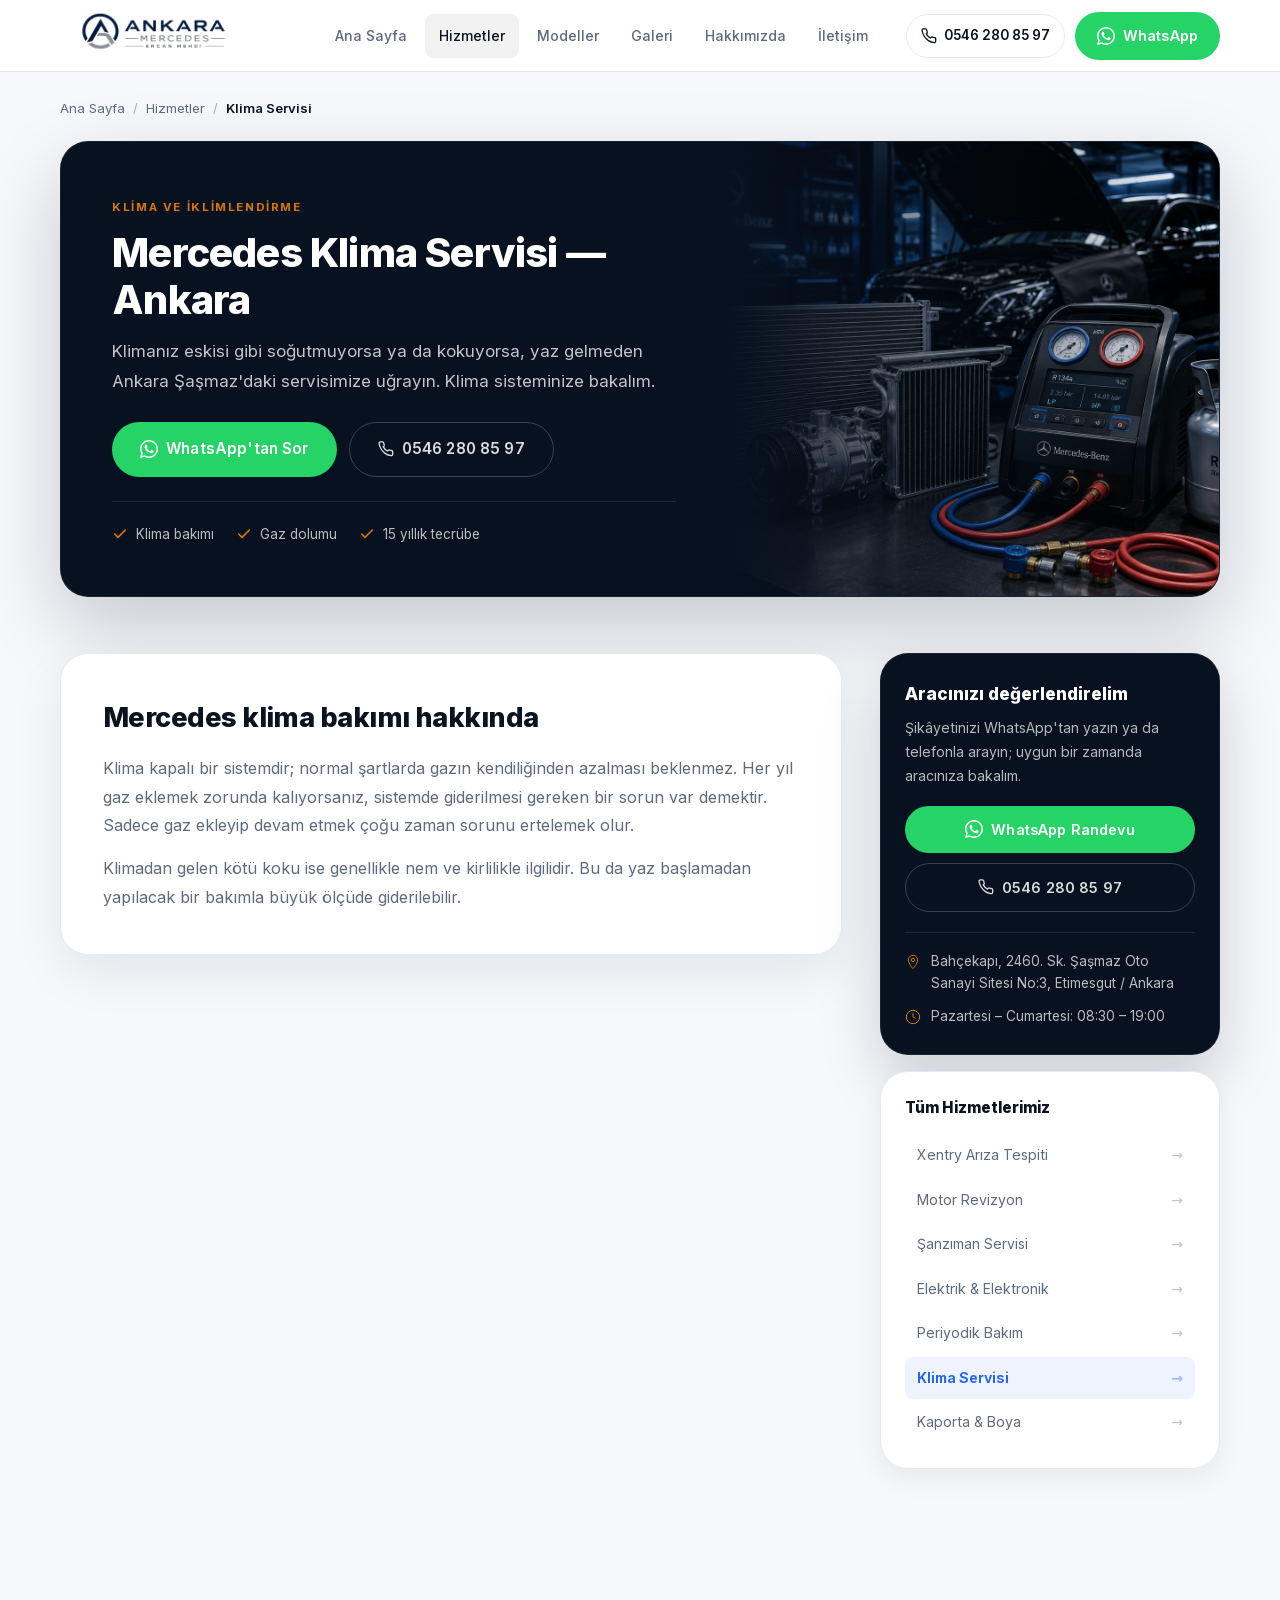
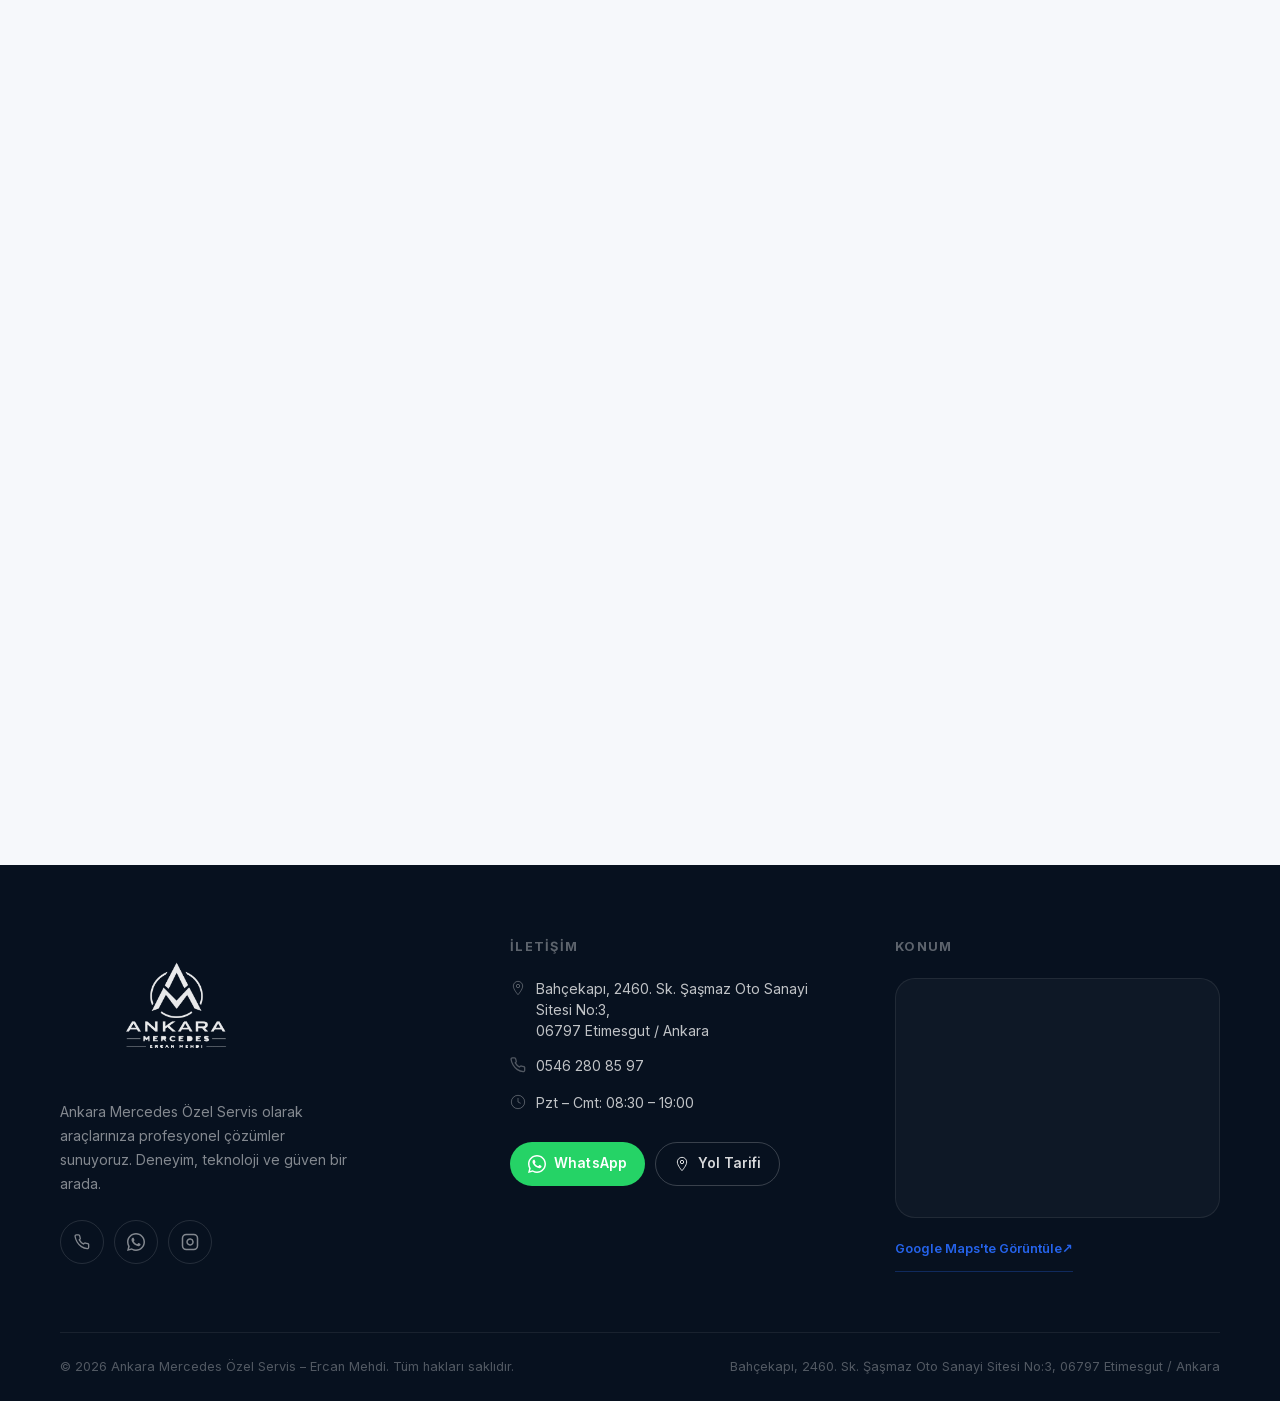
<file: hizmetler/mercedes-klima-servisi-ankara/index.html>
<!DOCTYPE html>
<html lang="tr">
<head>
  <meta charset="UTF-8">
  <meta name="viewport" content="width=device-width, initial-scale=1.0">
  <meta http-equiv="Content-Security-Policy" content="default-src 'self'; script-src 'self' https://static.cloudflareinsights.com; style-src 'self'; img-src 'self' data:; font-src 'self'; frame-src https://www.google.com https://maps.google.com; connect-src 'self' https://cloudflareinsights.com; object-src 'none'; base-uri 'self'; form-action 'self'; upgrade-insecure-requests">
  <meta name="referrer" content="strict-origin-when-cross-origin">
  <title>Mercedes Klima Servisi Ankara | Ercan Mehdi Özel Servis</title>
  <meta name="description" content="Ankara Şaşmaz&#x27;da Mercedes klima bakımı ve gaz dolumu. Klimanız soğutmuyorsa uğrayın. Ercan Mehdi Mercedes özel servis.">
  <meta name="keywords" content="Mercedes klima servisi Ankara, Mercedes klima gaz dolumu Ankara, Mercedes klima bakımı Şaşmaz, Mercedes servis Ankara">
  <meta name="author" content="Ankara Mercedes Özel Servis – Ercan Mehdi">
  <meta name="robots" content="index, follow">
  <meta name="googlebot" content="index, follow">
  <link rel="canonical" href="https://ankaramercedes.com.tr/hizmetler/mercedes-klima-servisi-ankara/">

  <meta property="og:type" content="website">
  <meta property="og:url" content="https://ankaramercedes.com.tr/hizmetler/mercedes-klima-servisi-ankara/">
  <meta property="og:title" content="Mercedes Klima Servisi Ankara | Ercan Mehdi Özel Servis">
  <meta property="og:description" content="Ankara Şaşmaz&#x27;da Mercedes klima bakımı ve gaz dolumu. Klimanız soğutmuyorsa uğrayın. Ercan Mehdi Mercedes özel servis.">
  <meta property="og:image" content="https://ankaramercedes.com.tr/assets/images/services/service-mercedes-ac-service.webp">
  <meta property="og:locale" content="tr_TR">
  <meta property="og:site_name" content="Ankara Mercedes Özel Servis">
  <meta name="twitter:card" content="summary_large_image">
  <meta name="twitter:title" content="Mercedes Klima Servisi Ankara | Ercan Mehdi Özel Servis">
  <meta name="twitter:description" content="Ankara Şaşmaz&#x27;da Mercedes klima bakımı ve gaz dolumu. Klimanız soğutmuyorsa uğrayın. Ercan Mehdi Mercedes özel servis.">
  <meta name="twitter:image" content="https://ankaramercedes.com.tr/assets/images/services/service-mercedes-ac-service.webp">

  <link rel="manifest" href="/manifest.webmanifest">
  <meta name="theme-color" content="#07111f">
  <link rel="icon" href="/favicon.ico" sizes="48x48">
  <link rel="icon" type="image/svg+xml" href="/assets/icons/favicon-v2.svg">
  <link rel="icon" type="image/png" sizes="192x192" href="/assets/icons/icon-192-v2.png">
  <link rel="apple-touch-icon" href="/assets/icons/apple-touch-icon-v2.png">
  <link rel="preload" href="/assets/fonts/inter-latin.woff2" as="font" type="font/woff2" crossorigin>
  <link rel="preload" href="/assets/fonts/inter-latin-ext.woff2" as="font" type="font/woff2" crossorigin>
  <link rel="stylesheet" href="/css/style.css?v=7">

  <script type="application/ld+json">
{
  "@context": "https://schema.org",
  "@type": "Service",
  "@id": "https://ankaramercedes.com.tr/hizmetler/mercedes-klima-servisi-ankara/#service",
  "name": "Mercedes Klima Servisi",
  "serviceType": "Klima Servisi",
  "description": "Ankara Şaşmaz'da Mercedes klima bakımı ve gaz dolumu. Klimanız soğutmuyorsa uğrayın. Ercan Mehdi Mercedes özel servis.",
  "url": "https://ankaramercedes.com.tr/hizmetler/mercedes-klima-servisi-ankara/",
  "image": "https://ankaramercedes.com.tr/assets/images/services/service-mercedes-ac-service.webp",
  "provider": {
    "@type": [
      "LocalBusiness",
      "AutoRepair"
    ],
    "@id": "https://ankaramercedes.com.tr/#business",
    "name": "Ankara Mercedes Özel Servis - Ercan Mehdi",
    "telephone": "+905462808597",
    "url": "https://ankaramercedes.com.tr",
    "address": {
      "@type": "PostalAddress",
      "streetAddress": "Bahçekapı, 2460. Sk. Şaşmaz Oto Sanayi Sitesi No:3",
      "addressLocality": "Etimesgut",
      "addressRegion": "Ankara",
      "postalCode": "06797",
      "addressCountry": "TR"
    },
    "geo": {
      "@type": "GeoCoordinates",
      "latitude": "39.944353",
      "longitude": "32.7061976"
    }
  },
  "areaServed": [
    {
      "@type": "City",
      "name": "Ankara"
    },
    {
      "@type": "AdministrativeArea",
      "name": "Etimesgut"
    },
    {
      "@type": "AdministrativeArea",
      "name": "Şaşmaz"
    }
  ],
  "brand": {
    "@type": "Brand",
    "name": "Mercedes-Benz"
  },
  "audience": {
    "@type": "Audience",
    "audienceType": "Mercedes-Benz araç sahipleri"
  }
}
  </script>
  <script type="application/ld+json">
{
  "@context": "https://schema.org",
  "@type": "BreadcrumbList",
  "itemListElement": [
    {
      "@type": "ListItem",
      "position": 1,
      "name": "Ana Sayfa",
      "item": "https://ankaramercedes.com.tr/"
    },
    {
      "@type": "ListItem",
      "position": 2,
      "name": "Hizmetler",
      "item": "https://ankaramercedes.com.tr/hizmetler/"
    },
    {
      "@type": "ListItem",
      "position": 3,
      "name": "Klima Servisi",
      "item": "https://ankaramercedes.com.tr/hizmetler/mercedes-klima-servisi-ankara/"
    }
  ]
}
  </script>
  <script type="application/ld+json">
{
  "@context": "https://schema.org",
  "@type": "FAQPage",
  "mainEntity": [
    {
      "@type": "Question",
      "name": "Klima gazım her yıl bitiyor, normal mi?",
      "acceptedAnswer": {
        "@type": "Answer",
        "text": "Normal değil. Klima kapalı bir sistemdir ve gazın kendiliğinden azalması beklenmez. Her yıl gaz eklemek zorunda kalıyorsanız giderilmesi gereken bir sorun var demektir; sadece gaz eklemek sorunu ertelemek olur."
      }
    },
    {
      "@type": "Question",
      "name": "Klimadan gelen kötü koku nasıl geçer?",
      "acceptedAnswer": {
        "@type": "Answer",
        "text": "Koku genellikle nem ve kirlilikle ilgilidir ve yapılacak bir bakımla büyük ölçüde giderilebilir. Aracınızı getirin, klima sisteminize bakalım."
      }
    },
    {
      "@type": "Question",
      "name": "Klima bakımını ne zaman yaptırmalıyım?",
      "acceptedAnswer": {
        "@type": "Answer",
        "text": "En uygun zaman yaz başlamadan öncesidir. Sıcaklar bastırdığında servisler yoğunlaşır; bahar aylarında yaptıracağınız kontrol yazı rahat geçirmenizi sağlar."
      }
    },
    {
      "@type": "Question",
      "name": "Randevu almam gerekiyor mu?",
      "acceptedAnswer": {
        "@type": "Answer",
        "text": "Randevu zorunlu değil, uğrayabilirsiniz. Ancak önceden WhatsApp'tan yazarsanız bekleme sürenizi kısaltmış olursunuz."
      }
    }
  ]
}
  </script>
</head>
<body>

  <a href="#icerik" class="skip-link">İçeriğe atla</a>

  <header class="header" id="header">
    <div class="container">
      <div class="header__inner">

        <a href="/" class="header__logo" aria-label="Ankara Mercedes – Ana Sayfa">
          <img src="/assets/images/ankara-mercedes-logo-transparent.webp" alt="Ankara Mercedes – Ercan Mehdi Özel Servis" class="header__logo-img" width="180" height="40">
        </a>

        <nav class="header__nav" id="mainNav" aria-label="Ana Menü">
          <ul class="header__nav-list" role="list">
            <li><a href="/" class="header__nav-link">Ana Sayfa</a></li>
            <li><a href="/hizmetler/" class="header__nav-link active">Hizmetler</a></li>
            <li><a href="/#modeller" class="header__nav-link">Modeller</a></li>
            <li><a href="/#galeri" class="header__nav-link">Galeri</a></li>
            <li><a href="/hakkimizda/" class="header__nav-link">Hakkımızda</a></li>
            <li><a href="/iletisim/" class="header__nav-link">İletişim</a></li>
          </ul>
        </nav>

        <div class="header__actions">
          <a href="tel:+905462808597" class="header__phone" aria-label="Bizi Arayın: 0546 280 85 97">
            <svg width="16" height="16" viewBox="0 0 24 24" fill="none" stroke="currentColor" stroke-width="2" aria-hidden="true"><path d="M22 16.92v3a2 2 0 0 1-2.18 2 19.79 19.79 0 0 1-8.63-3.07A19.5 19.5 0 0 1 4.69 12a19.79 19.79 0 0 1-3.07-8.67A2 2 0 0 1 3.6 1.27h3a2 2 0 0 1 2 1.72c.127.96.361 1.903.7 2.81a2 2 0 0 1-.45 2.11L7.91 8.91a16 16 0 0 0 6.06 6.06l1.27-.91a2 2 0 0 1 2.11-.45c.907.339 1.85.573 2.81.7A2 2 0 0 1 22 16.92z"/></svg>
            0546 280 85 97
          </a>
          <a href="https://wa.me/905462808597?text=Merhaba%2C%20randevu%20almak%20istiyorum." class="btn btn--whatsapp" target="_blank" rel="noopener noreferrer" aria-label="WhatsApp ile randevu alın">
            <svg width="18" height="18" viewBox="0 0 24 24" fill="currentColor" aria-hidden="true"><path d="M17.472 14.382c-.297-.149-1.758-.867-2.03-.967-.273-.099-.471-.148-.67.15-.197.297-.767.966-.94 1.164-.173.199-.347.223-.644.075-.297-.15-1.255-.463-2.39-1.475-.883-.788-1.48-1.761-1.653-2.059-.173-.297-.018-.458.13-.606.134-.133.298-.347.446-.52.149-.174.198-.298.298-.497.099-.198.05-.371-.025-.52-.075-.149-.669-1.612-.916-2.207-.242-.579-.487-.5-.669-.51-.173-.008-.371-.01-.57-.01-.198 0-.52.074-.792.372-.272.297-1.04 1.016-1.04 2.479 0 1.462 1.065 2.875 1.213 3.074.149.198 2.096 3.2 5.077 4.487.709.306 1.262.489 1.694.625.712.227 1.36.195 1.871.118.571-.085 1.758-.719 2.006-1.413.248-.694.248-1.289.173-1.413-.074-.124-.272-.198-.57-.347z"/><path d="M12 0C5.373 0 0 5.373 0 12c0 2.122.555 4.112 1.524 5.84L.057 23.998l6.305-1.654A11.954 11.954 0 0 0 12 24c6.627 0 12-5.373 12-12S18.627 0 12 0zm0 22c-1.89 0-3.656-.518-5.176-1.42l-.371-.22-3.742.981.999-3.648-.242-.375A9.972 9.972 0 0 1 2 12C2 6.477 6.477 2 12 2s10 4.477 10 10-4.477 10-10 10z"/></svg>
            <span class="btn__label">WhatsApp</span>
          </a>
          <button class="header__hamburger" id="hamburger" aria-label="Menüyü aç" aria-expanded="false" aria-controls="mainNav">
            <span></span><span></span><span></span>
          </button>
        </div>

      </div>
    </div>
  </header>

  <nav class="crumb" aria-label="Sayfa yolu">
    <div class="container">
      <ol class="crumb__list">
        <li><a href="/">Ana Sayfa</a></li><li class="crumb__sep" aria-hidden="true">/</li><li><a href="/hizmetler/">Hizmetler</a></li><li class="crumb__sep" aria-hidden="true">/</li><li aria-current="page">Klima Servisi</li>
      </ol>
    </div>
  </nav>

  <main id="icerik">

    <section class="svc-hero" aria-labelledby="svc-title">
      <div class="container">
        <div class="svc-hero__card">
          <div class="svc-hero__content">
            <p class="svc-hero__eyebrow">KLİMA VE İKLİMLENDİRME</p>
            <h1 class="svc-hero__title" id="svc-title">Mercedes Klima Servisi — Ankara</h1>
            <p class="svc-hero__lead">Klimanız eskisi gibi soğutmuyorsa ya da kokuyorsa, yaz gelmeden Ankara Şaşmaz'daki servisimize uğrayın. Klima sisteminize bakalım.</p>
            <div class="svc-hero__cta">
              <a href="https://wa.me/905462808597?text=Merhaba%2C%20Klima%20Servisi%20hakk%C4%B1nda%20bilgi%20almak%20istiyorum." class="btn btn--whatsapp btn--lg" target="_blank" rel="noopener noreferrer"><svg width="18" height="18" viewBox="0 0 24 24" fill="currentColor" aria-hidden="true"><path d="M17.472 14.382c-.297-.149-1.758-.867-2.03-.967-.273-.099-.471-.148-.67.15-.197.297-.767.966-.94 1.164-.173.199-.347.223-.644.075-.297-.15-1.255-.463-2.39-1.475-.883-.788-1.48-1.761-1.653-2.059-.173-.297-.018-.458.13-.606.134-.133.298-.347.446-.52.149-.174.198-.298.298-.497.099-.198.05-.371-.025-.52-.075-.149-.669-1.612-.916-2.207-.242-.579-.487-.5-.669-.51-.173-.008-.371-.01-.57-.01-.198 0-.52.074-.792.372-.272.297-1.04 1.016-1.04 2.479 0 1.462 1.065 2.875 1.213 3.074.149.198 2.096 3.2 5.077 4.487.709.306 1.262.489 1.694.625.712.227 1.36.195 1.871.118.571-.085 1.758-.719 2.006-1.413.248-.694.248-1.289.173-1.413-.074-.124-.272-.198-.57-.347z"/><path d="M12 0C5.373 0 0 5.373 0 12c0 2.122.555 4.112 1.524 5.84L.057 23.998l6.305-1.654A11.954 11.954 0 0 0 12 24c6.627 0 12-5.373 12-12S18.627 0 12 0zm0 22c-1.89 0-3.656-.518-5.176-1.42l-.371-.22-3.742.981.999-3.648-.242-.375A9.972 9.972 0 0 1 2 12C2 6.477 6.477 2 12 2s10 4.477 10 10-4.477 10-10 10z"/></svg> WhatsApp'tan Sor</a>
              <a href="tel:+905462808597" class="btn btn--outline-light btn--lg"><svg width="16" height="16" viewBox="0 0 24 24" fill="none" stroke="currentColor" stroke-width="2" aria-hidden="true"><path d="M22 16.92v3a2 2 0 0 1-2.18 2 19.79 19.79 0 0 1-8.63-3.07A19.5 19.5 0 0 1 4.69 12a19.79 19.79 0 0 1-3.07-8.67A2 2 0 0 1 3.6 1.27h3a2 2 0 0 1 2 1.72c.127.96.361 1.903.7 2.81a2 2 0 0 1-.45 2.11L7.91 8.91a16 16 0 0 0 6.06 6.06l1.27-.91a2 2 0 0 1 2.11-.45c.907.339 1.85.573 2.81.7A2 2 0 0 1 22 16.92z"/></svg> 0546 280 85 97</a>
            </div>
            <div class="svc-hero__meta"><span class="svc-hero__meta-item"><svg width="16" height="16" viewBox="0 0 24 24" fill="none" stroke="currentColor" stroke-width="2.4" stroke-linecap="round" stroke-linejoin="round" aria-hidden="true"><polyline points="20 6 9 17 4 12"/></svg>Klima bakımı</span><span class="svc-hero__meta-item"><svg width="16" height="16" viewBox="0 0 24 24" fill="none" stroke="currentColor" stroke-width="2.4" stroke-linecap="round" stroke-linejoin="round" aria-hidden="true"><polyline points="20 6 9 17 4 12"/></svg>Gaz dolumu</span><span class="svc-hero__meta-item"><svg width="16" height="16" viewBox="0 0 24 24" fill="none" stroke="currentColor" stroke-width="2.4" stroke-linecap="round" stroke-linejoin="round" aria-hidden="true"><polyline points="20 6 9 17 4 12"/></svg>15 yıllık tecrübe</span></div>
          </div>
          <div class="svc-hero__media">
            <img src="/assets/images/services/service-mercedes-ac-service.webp" alt="Mercedes klima servisi — Ankara Şaşmaz özel servis" width="640" height="480" loading="eager" fetchpriority="high">
          </div>
        </div>
      </div>
    </section>

    <div class="container">
      <div class="svc-layout">
        <div class="svc-main">

          <article class="svc-block" data-reveal>
            <h2>Mercedes klima bakımı hakkında</h2>
            <p>Klima kapalı bir sistemdir; normal şartlarda gazın kendiliğinden azalması beklenmez. Her yıl gaz eklemek zorunda kalıyorsanız, sistemde giderilmesi gereken bir sorun var demektir. Sadece gaz ekleyip devam etmek çoğu zaman sorunu ertelemek olur.</p><p>Klimadan gelen kötü koku ise genellikle nem ve kirlilikle ilgilidir. Bu da yaz başlamadan yapılacak bir bakımla büyük ölçüde giderilebilir.</p>
          </article>

          <article class="svc-block" data-reveal>
            <h2>Aracınızda bunlardan biri var mı?</h2>
            <p>Aşağıdaki belirtilerden biri ya da birkaçı varsa aracınızı kontrol ettirmenizde fayda var:</p>
            <div class="svc-symptoms"><div class="svc-symptom"><svg width="17" height="17" viewBox="0 0 24 24" fill="none" stroke="currentColor" stroke-width="2" stroke-linecap="round" aria-hidden="true"><path d="M12 9v4M12 17h.01"/><path d="M10.29 3.86 1.82 18a2 2 0 0 0 1.71 3h16.94a2 2 0 0 0 1.71-3L13.71 3.86a2 2 0 0 0-3.42 0z"/></svg><span>Klima eskisi kadar soğutmuyor</span></div><div class="svc-symptom"><svg width="17" height="17" viewBox="0 0 24 24" fill="none" stroke="currentColor" stroke-width="2" stroke-linecap="round" aria-hidden="true"><path d="M12 9v4M12 17h.01"/><path d="M10.29 3.86 1.82 18a2 2 0 0 0 1.71 3h16.94a2 2 0 0 0 1.71-3L13.71 3.86a2 2 0 0 0-3.42 0z"/></svg><span>Havalandırmadan kötü koku geliyor</span></div><div class="svc-symptom"><svg width="17" height="17" viewBox="0 0 24 24" fill="none" stroke="currentColor" stroke-width="2" stroke-linecap="round" aria-hidden="true"><path d="M12 9v4M12 17h.01"/><path d="M10.29 3.86 1.82 18a2 2 0 0 0 1.71 3h16.94a2 2 0 0 0 1.71-3L13.71 3.86a2 2 0 0 0-3.42 0z"/></svg><span>Klima açıkken alışmadığınız bir ses var</span></div><div class="svc-symptom"><svg width="17" height="17" viewBox="0 0 24 24" fill="none" stroke="currentColor" stroke-width="2" stroke-linecap="round" aria-hidden="true"><path d="M12 9v4M12 17h.01"/><path d="M10.29 3.86 1.82 18a2 2 0 0 0 1.71 3h16.94a2 2 0 0 0 1.71-3L13.71 3.86a2 2 0 0 0-3.42 0z"/></svg><span>Ön cam içeriden buğulanıyor</span></div><div class="svc-symptom"><svg width="17" height="17" viewBox="0 0 24 24" fill="none" stroke="currentColor" stroke-width="2" stroke-linecap="round" aria-hidden="true"><path d="M12 9v4M12 17h.01"/><path d="M10.29 3.86 1.82 18a2 2 0 0 0 1.71 3h16.94a2 2 0 0 0 1.71-3L13.71 3.86a2 2 0 0 0-3.42 0z"/></svg><span>Hava akışı zayıfladı</span></div><div class="svc-symptom"><svg width="17" height="17" viewBox="0 0 24 24" fill="none" stroke="currentColor" stroke-width="2" stroke-linecap="round" aria-hidden="true"><path d="M12 9v4M12 17h.01"/><path d="M10.29 3.86 1.82 18a2 2 0 0 0 1.71 3h16.94a2 2 0 0 0 1.71-3L13.71 3.86a2 2 0 0 0-3.42 0z"/></svg><span>Klima hiç çalışmıyor</span></div><div class="svc-symptom"><svg width="17" height="17" viewBox="0 0 24 24" fill="none" stroke="currentColor" stroke-width="2" stroke-linecap="round" aria-hidden="true"><path d="M12 9v4M12 17h.01"/><path d="M10.29 3.86 1.82 18a2 2 0 0 0 1.71 3h16.94a2 2 0 0 0 1.71-3L13.71 3.86a2 2 0 0 0-3.42 0z"/></svg><span>Her yıl gaz ekletmek zorunda kalıyorsunuz</span></div><div class="svc-symptom"><svg width="17" height="17" viewBox="0 0 24 24" fill="none" stroke="currentColor" stroke-width="2" stroke-linecap="round" aria-hidden="true"><path d="M12 9v4M12 17h.01"/><path d="M10.29 3.86 1.82 18a2 2 0 0 0 1.71 3h16.94a2 2 0 0 0 1.71-3L13.71 3.86a2 2 0 0 0-3.42 0z"/></svg><span>Panelde klima ile ilgili uyarı çıkıyor</span></div></div>
          </article>

          <article class="svc-block" data-reveal>
            <h2>Bu bölümde neler yapıyoruz?</h2>
            <ul class="svc-list" role="list"><li>Klima sisteminin kontrol edilmesi</li><li>Klima gazı ile ilgili işlemler</li><li>Klima performansı şikâyetlerinin incelenmesi</li><li>Polen filtresi ile ilgili işlemler</li><li>Koku şikâyetlerinin değerlendirilmesi</li><li>Klima ile ilgili elektronik kontroller</li></ul>
          </article>

          <article class="svc-block" data-reveal>
            <h2>Nasıl ilerliyoruz?</h2>
            <ol class="svc-steps" role="list"><li class="svc-step"><p class="svc-step__title">Bize ulaşın</p><p>WhatsApp&#x27;tan yazın ya da telefonla arayın. Randevu zorunlu değil, ama önceden haber verirseniz bekleme sürenizi kısaltırız.</p></li><li class="svc-step"><p class="svc-step__title">Aracınıza bakalım</p><p>Şikâyetinizi dinliyor, aracınızı yerinde inceliyoruz. Ankara Şaşmaz Oto Sanayi Sitesi&#x27;ndeyiz.</p></li><li class="svc-step"><p class="svc-step__title">Durumu birlikte konuşalım</p><p>Ne olduğunu ve ne yapılması gerektiğini anlaşılır bir dille anlatıyoruz. Onayınız olmadan işleme başlamıyoruz.</p></li><li class="svc-step"><p class="svc-step__title">İşlem ve teslim</p><p>Üzerinde anlaştığımız iş yapılır, aracınız kontrol edilerek teslim edilir.</p></li></ol>
          </article>

          <article class="svc-block" data-reveal>
            <h2>Klima bakımı ne zaman yapılmalı?</h2>
            <p>En uygun zaman, yaz başlamadan öncesidir. Sıcaklar bastırdığında servisler yoğunlaşır; bahar aylarında yapılan bir kontrol hem daha rahat olur hem de yazı sorunsuz geçirmenizi sağlar.</p><p>Kliması uzun süre hiç kullanılmayan araçlarda da sorun çıkabilir. Kış aylarında ara ara klimayı çalıştırmak sisteme iyi gelir.</p>
          </article>

          <article class="svc-block" data-reveal>
            <h2>Sıkça Sorulan Sorular</h2>
            <div class="faq__list"><details class="faq__item">
              <summary class="faq__question">Klima gazım her yıl bitiyor, normal mi?<span class="faq__icon" aria-hidden="true"></span></summary>
              <p class="faq__answer">Normal değil. Klima kapalı bir sistemdir ve gazın kendiliğinden azalması beklenmez. Her yıl gaz eklemek zorunda kalıyorsanız giderilmesi gereken bir sorun var demektir; sadece gaz eklemek sorunu ertelemek olur.</p>
            </details><details class="faq__item">
              <summary class="faq__question">Klimadan gelen kötü koku nasıl geçer?<span class="faq__icon" aria-hidden="true"></span></summary>
              <p class="faq__answer">Koku genellikle nem ve kirlilikle ilgilidir ve yapılacak bir bakımla büyük ölçüde giderilebilir. Aracınızı getirin, klima sisteminize bakalım.</p>
            </details><details class="faq__item">
              <summary class="faq__question">Klima bakımını ne zaman yaptırmalıyım?<span class="faq__icon" aria-hidden="true"></span></summary>
              <p class="faq__answer">En uygun zaman yaz başlamadan öncesidir. Sıcaklar bastırdığında servisler yoğunlaşır; bahar aylarında yaptıracağınız kontrol yazı rahat geçirmenizi sağlar.</p>
            </details><details class="faq__item">
              <summary class="faq__question">Randevu almam gerekiyor mu?<span class="faq__icon" aria-hidden="true"></span></summary>
              <p class="faq__answer">Randevu zorunlu değil, uğrayabilirsiniz. Ancak önceden WhatsApp&#x27;tan yazarsanız bekleme sürenizi kısaltmış olursunuz.</p>
            </details></div>
          </article>

          <section class="svc-cta" data-reveal aria-label="Randevu">
            <h2>Klima Servisi için Ankara Şaşmaz'dayız</h2>
            <p>Aracınızdaki şikâyeti WhatsApp'tan yazın ya da bizi arayın. Pazartesi–Cumartesi 08:30–19:00 arasında hizmetinizdeyiz.</p>
            <div class="svc-cta__btns">
              <a href="https://wa.me/905462808597?text=Merhaba%2C%20Klima%20Servisi%20hakk%C4%B1nda%20bilgi%20almak%20istiyorum." class="btn btn--whatsapp btn--lg" target="_blank" rel="noopener noreferrer"><svg width="18" height="18" viewBox="0 0 24 24" fill="currentColor" aria-hidden="true"><path d="M17.472 14.382c-.297-.149-1.758-.867-2.03-.967-.273-.099-.471-.148-.67.15-.197.297-.767.966-.94 1.164-.173.199-.347.223-.644.075-.297-.15-1.255-.463-2.39-1.475-.883-.788-1.48-1.761-1.653-2.059-.173-.297-.018-.458.13-.606.134-.133.298-.347.446-.52.149-.174.198-.298.298-.497.099-.198.05-.371-.025-.52-.075-.149-.669-1.612-.916-2.207-.242-.579-.487-.5-.669-.51-.173-.008-.371-.01-.57-.01-.198 0-.52.074-.792.372-.272.297-1.04 1.016-1.04 2.479 0 1.462 1.065 2.875 1.213 3.074.149.198 2.096 3.2 5.077 4.487.709.306 1.262.489 1.694.625.712.227 1.36.195 1.871.118.571-.085 1.758-.719 2.006-1.413.248-.694.248-1.289.173-1.413-.074-.124-.272-.198-.57-.347z"/><path d="M12 0C5.373 0 0 5.373 0 12c0 2.122.555 4.112 1.524 5.84L.057 23.998l6.305-1.654A11.954 11.954 0 0 0 12 24c6.627 0 12-5.373 12-12S18.627 0 12 0zm0 22c-1.89 0-3.656-.518-5.176-1.42l-.371-.22-3.742.981.999-3.648-.242-.375A9.972 9.972 0 0 1 2 12C2 6.477 6.477 2 12 2s10 4.477 10 10-4.477 10-10 10z"/></svg> WhatsApp Randevu</a>
              <a href="https://www.google.com/maps?cid=12600511751899810106" class="btn btn--outline-light btn--lg" target="_blank" rel="noopener noreferrer"><svg width="16" height="16" viewBox="0 0 24 24" fill="none" stroke="currentColor" stroke-width="1.5" aria-hidden="true"><path d="M12 2C8.13 2 5 5.13 5 9c0 5.25 7 13 7 13s7-7.75 7-13c0-3.87-3.13-7-7-7z"/><circle cx="12" cy="9" r="2.5"/></svg> Yol Tarifi</a>
            </div>
          </section>

          <section class="svc-block" data-reveal aria-labelledby="rel-title">
            <h2 id="rel-title">İlgili Hizmetlerimiz</h2>
            <div class="hub-grid">
            <a class="hub-card" href="/hizmetler/mercedes-periyodik-bakim-ankara/">
              <div class="hub-card__media">
                <img src="/assets/images/services/service-mercedes-periodic-maintenance.webp" alt="Mercedes periyodik bakım — Ankara Şaşmaz özel servis" loading="lazy" width="340" height="212">
              </div>
              <div class="hub-card__body">
                <h3 class="hub-card__title">Periyodik Bakım</h3>
                <p class="hub-card__desc">Yağ, filtre ve genel kontrolleri kapsayan periyodik bakım hizmeti.</p>
                <span class="hub-card__more">Detaylı bilgi <span aria-hidden="true">→</span></span>
              </div>
            </a>
            <a class="hub-card" href="/hizmetler/mercedes-elektrik-elektronik-ankara/">
              <div class="hub-card__media">
                <img src="/assets/images/services/service-mercedes-electrical-electronics.webp" alt="Mercedes elektrik elektronik servisi — Ankara Şaşmaz özel servis" loading="lazy" width="340" height="212">
              </div>
              <div class="hub-card__body">
                <h3 class="hub-card__title">Elektrik &amp; Elektronik</h3>
                <p class="hub-card__desc">Elektrik ve elektronik arızalar, beyin tamiri ve kodlama işlemleri.</p>
                <span class="hub-card__more">Detaylı bilgi <span aria-hidden="true">→</span></span>
              </div>
            </a>
            <a class="hub-card" href="/hizmetler/mercedes-xentry-ariza-tespiti-ankara/">
              <div class="hub-card__media">
                <img src="/assets/images/services/service-star-diagnosis.webp" alt="Mercedes Xentry arıza tespiti — Ankara Şaşmaz özel servis" loading="lazy" width="340" height="212">
              </div>
              <div class="hub-card__body">
                <h3 class="hub-card__title">Xentry Arıza Tespiti</h3>
                <p class="hub-card__desc">Mercedes&#x27;e özel Xentry cihazı ile arıza tespiti ve kodlama işlemleri.</p>
                <span class="hub-card__more">Detaylı bilgi <span aria-hidden="true">→</span></span>
              </div>
            </a>
            </div>
          </section>
        </div>

        <aside class="svc-aside">
          <div class="svc-aside__card">
            <p class="svc-aside__title">Aracınızı değerlendirelim</p>
            <p class="svc-aside__desc">Şikâyetinizi WhatsApp'tan yazın ya da telefonla arayın; uygun bir zamanda aracınıza bakalım.</p>
            <div class="svc-aside__btns">
              <a href="https://wa.me/905462808597?text=Merhaba%2C%20randevu%20almak%20istiyorum." class="btn btn--whatsapp" target="_blank" rel="noopener noreferrer"><svg width="18" height="18" viewBox="0 0 24 24" fill="currentColor" aria-hidden="true"><path d="M17.472 14.382c-.297-.149-1.758-.867-2.03-.967-.273-.099-.471-.148-.67.15-.197.297-.767.966-.94 1.164-.173.199-.347.223-.644.075-.297-.15-1.255-.463-2.39-1.475-.883-.788-1.48-1.761-1.653-2.059-.173-.297-.018-.458.13-.606.134-.133.298-.347.446-.52.149-.174.198-.298.298-.497.099-.198.05-.371-.025-.52-.075-.149-.669-1.612-.916-2.207-.242-.579-.487-.5-.669-.51-.173-.008-.371-.01-.57-.01-.198 0-.52.074-.792.372-.272.297-1.04 1.016-1.04 2.479 0 1.462 1.065 2.875 1.213 3.074.149.198 2.096 3.2 5.077 4.487.709.306 1.262.489 1.694.625.712.227 1.36.195 1.871.118.571-.085 1.758-.719 2.006-1.413.248-.694.248-1.289.173-1.413-.074-.124-.272-.198-.57-.347z"/><path d="M12 0C5.373 0 0 5.373 0 12c0 2.122.555 4.112 1.524 5.84L.057 23.998l6.305-1.654A11.954 11.954 0 0 0 12 24c6.627 0 12-5.373 12-12S18.627 0 12 0zm0 22c-1.89 0-3.656-.518-5.176-1.42l-.371-.22-3.742.981.999-3.648-.242-.375A9.972 9.972 0 0 1 2 12C2 6.477 6.477 2 12 2s10 4.477 10 10-4.477 10-10 10z"/></svg> WhatsApp Randevu</a>
              <a href="tel:+905462808597" class="btn btn--outline-light"><svg width="16" height="16" viewBox="0 0 24 24" fill="none" stroke="currentColor" stroke-width="2" aria-hidden="true"><path d="M22 16.92v3a2 2 0 0 1-2.18 2 19.79 19.79 0 0 1-8.63-3.07A19.5 19.5 0 0 1 4.69 12a19.79 19.79 0 0 1-3.07-8.67A2 2 0 0 1 3.6 1.27h3a2 2 0 0 1 2 1.72c.127.96.361 1.903.7 2.81a2 2 0 0 1-.45 2.11L7.91 8.91a16 16 0 0 0 6.06 6.06l1.27-.91a2 2 0 0 1 2.11-.45c.907.339 1.85.573 2.81.7A2 2 0 0 1 22 16.92z"/></svg> 0546 280 85 97</a>
            </div>
            <ul class="svc-aside__info" role="list">
              <li><svg width="16" height="16" viewBox="0 0 24 24" fill="none" stroke="currentColor" stroke-width="1.5" aria-hidden="true"><path d="M12 2C8.13 2 5 5.13 5 9c0 5.25 7 13 7 13s7-7.75 7-13c0-3.87-3.13-7-7-7z"/><circle cx="12" cy="9" r="2.5"/></svg><span>Bahçekapı, 2460. Sk. Şaşmaz Oto Sanayi Sitesi No:3, Etimesgut / Ankara</span></li>
              <li><svg width="16" height="16" viewBox="0 0 24 24" fill="none" stroke="currentColor" stroke-width="1.5" aria-hidden="true"><circle cx="12" cy="12" r="10"/><polyline points="12,6 12,12 16,14"/></svg><span>Pazartesi – Cumartesi: 08:30 – 19:00</span></li>
            </ul>
          </div>

          <nav class="svc-aside__links" aria-label="Diğer hizmetler">
            <h2>Tüm Hizmetlerimiz</h2>
            <ul role="list">
              <li><a href="/hizmetler/mercedes-xentry-ariza-tespiti-ankara/">Xentry Arıza Tespiti</a></li><li><a href="/hizmetler/mercedes-motor-revizyon-ankara/">Motor Revizyon</a></li><li><a href="/hizmetler/mercedes-sanziman-servisi-ankara/">Şanzıman Servisi</a></li><li><a href="/hizmetler/mercedes-elektrik-elektronik-ankara/">Elektrik &amp; Elektronik</a></li><li><a href="/hizmetler/mercedes-periyodik-bakim-ankara/">Periyodik Bakım</a></li><li><a href="/hizmetler/mercedes-klima-servisi-ankara/" aria-current="page">Klima Servisi</a></li><li><a href="/hizmetler/mercedes-kaporta-boya-ankara/">Kaporta &amp; Boya</a></li>
            </ul>
          </nav>
        </aside>
      </div>
    </div>

  </main>

  <footer class="footer" id="iletisim" aria-label="İletişim Bilgileri ve Footer">
    <div class="container">
      <div class="footer__grid">

        <div class="footer__brand">
          <a href="/" class="footer__logo" aria-label="Ankara Mercedes – Ercan Mehdi">
            <span class="footer__logo-wrap">
              <img src="/assets/images/ankara-mercedes-footer-logo.webp" alt="Ankara Mercedes – Ercan Mehdi Özel Servis" class="footer__logo-img" width="180" height="44">
            </span>
          </a>
          <p class="footer__desc">Ankara Mercedes Özel Servis olarak araçlarınıza profesyonel çözümler sunuyoruz. Deneyim, teknoloji ve güven bir arada.</p>
          <div class="footer__social">
            <a href="tel:+905462808597" class="footer__social-link" aria-label="Bizi arayın: 0546 280 85 97"><svg width="16" height="16" viewBox="0 0 24 24" fill="none" stroke="currentColor" stroke-width="2" aria-hidden="true"><path d="M22 16.92v3a2 2 0 0 1-2.18 2 19.79 19.79 0 0 1-8.63-3.07A19.5 19.5 0 0 1 4.69 12a19.79 19.79 0 0 1-3.07-8.67A2 2 0 0 1 3.6 1.27h3a2 2 0 0 1 2 1.72c.127.96.361 1.903.7 2.81a2 2 0 0 1-.45 2.11L7.91 8.91a16 16 0 0 0 6.06 6.06l1.27-.91a2 2 0 0 1 2.11-.45c.907.339 1.85.573 2.81.7A2 2 0 0 1 22 16.92z"/></svg></a>
            <a href="https://wa.me/905462808597" class="footer__social-link" aria-label="WhatsApp hattımız" target="_blank" rel="noopener noreferrer"><svg width="18" height="18" viewBox="0 0 24 24" fill="currentColor" aria-hidden="true"><path d="M17.472 14.382c-.297-.149-1.758-.867-2.03-.967-.273-.099-.471-.148-.67.15-.197.297-.767.966-.94 1.164-.173.199-.347.223-.644.075-.297-.15-1.255-.463-2.39-1.475-.883-.788-1.48-1.761-1.653-2.059-.173-.297-.018-.458.13-.606.134-.133.298-.347.446-.52.149-.174.198-.298.298-.497.099-.198.05-.371-.025-.52-.075-.149-.669-1.612-.916-2.207-.242-.579-.487-.5-.669-.51-.173-.008-.371-.01-.57-.01-.198 0-.52.074-.792.372-.272.297-1.04 1.016-1.04 2.479 0 1.462 1.065 2.875 1.213 3.074.149.198 2.096 3.2 5.077 4.487.709.306 1.262.489 1.694.625.712.227 1.36.195 1.871.118.571-.085 1.758-.719 2.006-1.413.248-.694.248-1.289.173-1.413-.074-.124-.272-.198-.57-.347z"/><path d="M12 0C5.373 0 0 5.373 0 12c0 2.122.555 4.112 1.524 5.84L.057 23.998l6.305-1.654A11.954 11.954 0 0 0 12 24c6.627 0 12-5.373 12-12S18.627 0 12 0zm0 22c-1.89 0-3.656-.518-5.176-1.42l-.371-.22-3.742.981.999-3.648-.242-.375A9.972 9.972 0 0 1 2 12C2 6.477 6.477 2 12 2s10 4.477 10 10-4.477 10-10 10z"/></svg></a>
            <a href="https://www.instagram.com/ankara.mercedes" class="footer__social-link" aria-label="Instagram hesabımız" target="_blank" rel="noopener noreferrer"><svg width="18" height="18" viewBox="0 0 24 24" fill="none" stroke="currentColor" stroke-width="2" aria-hidden="true"><rect x="2" y="2" width="20" height="20" rx="5" ry="5"/><path d="M16 11.37A4 4 0 1 1 12.63 8 4 4 0 0 1 16 11.37z"/><line x1="17.5" y1="6.5" x2="17.51" y2="6.5"/></svg></a>
          </div>
        </div>

        <div class="footer__contact">
          <h3 class="footer__heading">İletişim</h3>
          <ul class="footer__info" role="list">
            <li><svg width="16" height="16" viewBox="0 0 24 24" fill="none" stroke="currentColor" stroke-width="1.5" aria-hidden="true"><path d="M12 2C8.13 2 5 5.13 5 9c0 5.25 7 13 7 13s7-7.75 7-13c0-3.87-3.13-7-7-7z"/><circle cx="12" cy="9" r="2.5"/></svg><address>Bahçekapı, 2460. Sk. Şaşmaz Oto Sanayi Sitesi No:3,<br>06797 Etimesgut / Ankara</address></li>
            <li><svg width="16" height="16" viewBox="0 0 24 24" fill="none" stroke="currentColor" stroke-width="2" aria-hidden="true"><path d="M22 16.92v3a2 2 0 0 1-2.18 2 19.79 19.79 0 0 1-8.63-3.07A19.5 19.5 0 0 1 4.69 12a19.79 19.79 0 0 1-3.07-8.67A2 2 0 0 1 3.6 1.27h3a2 2 0 0 1 2 1.72c.127.96.361 1.903.7 2.81a2 2 0 0 1-.45 2.11L7.91 8.91a16 16 0 0 0 6.06 6.06l1.27-.91a2 2 0 0 1 2.11-.45c.907.339 1.85.573 2.81.7A2 2 0 0 1 22 16.92z"/></svg><a href="tel:+905462808597">0546 280 85 97</a></li>
            <li><svg width="16" height="16" viewBox="0 0 24 24" fill="none" stroke="currentColor" stroke-width="1.5" aria-hidden="true"><circle cx="12" cy="12" r="10"/><polyline points="12,6 12,12 16,14"/></svg><span>Pzt – Cmt: 08:30 – 19:00</span></li>
          </ul>
          <div class="footer__btns">
            <a href="https://wa.me/905462808597?text=Merhaba%2C%20randevu%20almak%20istiyorum." class="btn btn--whatsapp btn--sm" target="_blank" rel="noopener noreferrer"><svg width="18" height="18" viewBox="0 0 24 24" fill="currentColor" aria-hidden="true"><path d="M17.472 14.382c-.297-.149-1.758-.867-2.03-.967-.273-.099-.471-.148-.67.15-.197.297-.767.966-.94 1.164-.173.199-.347.223-.644.075-.297-.15-1.255-.463-2.39-1.475-.883-.788-1.48-1.761-1.653-2.059-.173-.297-.018-.458.13-.606.134-.133.298-.347.446-.52.149-.174.198-.298.298-.497.099-.198.05-.371-.025-.52-.075-.149-.669-1.612-.916-2.207-.242-.579-.487-.5-.669-.51-.173-.008-.371-.01-.57-.01-.198 0-.52.074-.792.372-.272.297-1.04 1.016-1.04 2.479 0 1.462 1.065 2.875 1.213 3.074.149.198 2.096 3.2 5.077 4.487.709.306 1.262.489 1.694.625.712.227 1.36.195 1.871.118.571-.085 1.758-.719 2.006-1.413.248-.694.248-1.289.173-1.413-.074-.124-.272-.198-.57-.347z"/><path d="M12 0C5.373 0 0 5.373 0 12c0 2.122.555 4.112 1.524 5.84L.057 23.998l6.305-1.654A11.954 11.954 0 0 0 12 24c6.627 0 12-5.373 12-12S18.627 0 12 0zm0 22c-1.89 0-3.656-.518-5.176-1.42l-.371-.22-3.742.981.999-3.648-.242-.375A9.972 9.972 0 0 1 2 12C2 6.477 6.477 2 12 2s10 4.477 10 10-4.477 10-10 10z"/></svg> WhatsApp</a>
            <a href="https://www.google.com/maps?cid=12600511751899810106" class="btn btn--outline-light btn--sm" target="_blank" rel="noopener noreferrer"><svg width="16" height="16" viewBox="0 0 24 24" fill="none" stroke="currentColor" stroke-width="1.5" aria-hidden="true"><path d="M12 2C8.13 2 5 5.13 5 9c0 5.25 7 13 7 13s7-7.75 7-13c0-3.87-3.13-7-7-7z"/><circle cx="12" cy="9" r="2.5"/></svg> Yol Tarifi</a>
          </div>
        </div>

        <div class="footer__map-col">
          <h3 class="footer__heading">Konum</h3>
          <div class="footer__map-preview">
            <iframe
              src="https://www.google.com/maps?q=Ankara+Mercedes+%C3%96zel+Servis+-+Ercan+Mehdi&amp;ll=39.944353,32.7061976&amp;z=17&amp;output=embed"
              title="Ankara Mercedes – Ercan Mehdi Google Maps konumu"
              loading="lazy"
              referrerpolicy="no-referrer-when-downgrade"
              allowfullscreen>
            </iframe>
          </div>
          <a href="https://www.google.com/maps?cid=12600511751899810106" class="footer__map-link" target="_blank" rel="noopener noreferrer">
            Google Maps'te Görüntüle <span aria-hidden="true">↗</span>
          </a>
        </div>

      </div>
      <div class="footer__bottom">
        <p>© 2026 Ankara Mercedes Özel Servis – Ercan Mehdi. Tüm hakları saklıdır.</p>
        <p class="footer__bottom-loc">Bahçekapı, 2460. Sk. Şaşmaz Oto Sanayi Sitesi No:3, 06797 Etimesgut / Ankara</p>
      </div>
    </div>
  </footer>

  <a href="https://wa.me/905462808597?text=Merhaba%2C%20randevu%20almak%20istiyorum."
     class="floating-whatsapp"
     target="_blank"
     rel="noopener noreferrer"
     aria-label="WhatsApp ile servis randevusu alın">
    <svg width="24" height="24" viewBox="0 0 24 24" fill="currentColor" aria-hidden="true"><path d="M17.472 14.382c-.297-.149-1.758-.867-2.03-.967-.273-.099-.471-.148-.67.15-.197.297-.767.966-.94 1.164-.173.199-.347.223-.644.075-.297-.15-1.255-.463-2.39-1.475-.883-.788-1.48-1.761-1.653-2.059-.173-.297-.018-.458.13-.606.134-.133.298-.347.446-.52.149-.174.198-.298.298-.497.099-.198.05-.371-.025-.52-.075-.149-.669-1.612-.916-2.207-.242-.579-.487-.5-.669-.51-.173-.008-.371-.01-.57-.01-.198 0-.52.074-.792.372-.272.297-1.04 1.016-1.04 2.479 0 1.462 1.065 2.875 1.213 3.074.149.198 2.096 3.2 5.077 4.487.709.306 1.262.489 1.694.625.712.227 1.36.195 1.871.118.571-.085 1.758-.719 2.006-1.413.248-.694.248-1.289.173-1.413-.074-.124-.272-.198-.57-.347z"/><path d="M12 0C5.373 0 0 5.373 0 12c0 2.122.555 4.112 1.524 5.84L.057 23.998l6.305-1.654A11.954 11.954 0 0 0 12 24c6.627 0 12-5.373 12-12S18.627 0 12 0zm0 22c-1.89 0-3.656-.518-5.176-1.42l-.371-.22-3.742.981.999-3.648-.242-.375A9.972 9.972 0 0 1 2 12C2 6.477 6.477 2 12 2s10 4.477 10 10-4.477 10-10 10z"/></svg>
  </a>

  <script src="/js/main.js"></script>
</body>
</html>
</file>
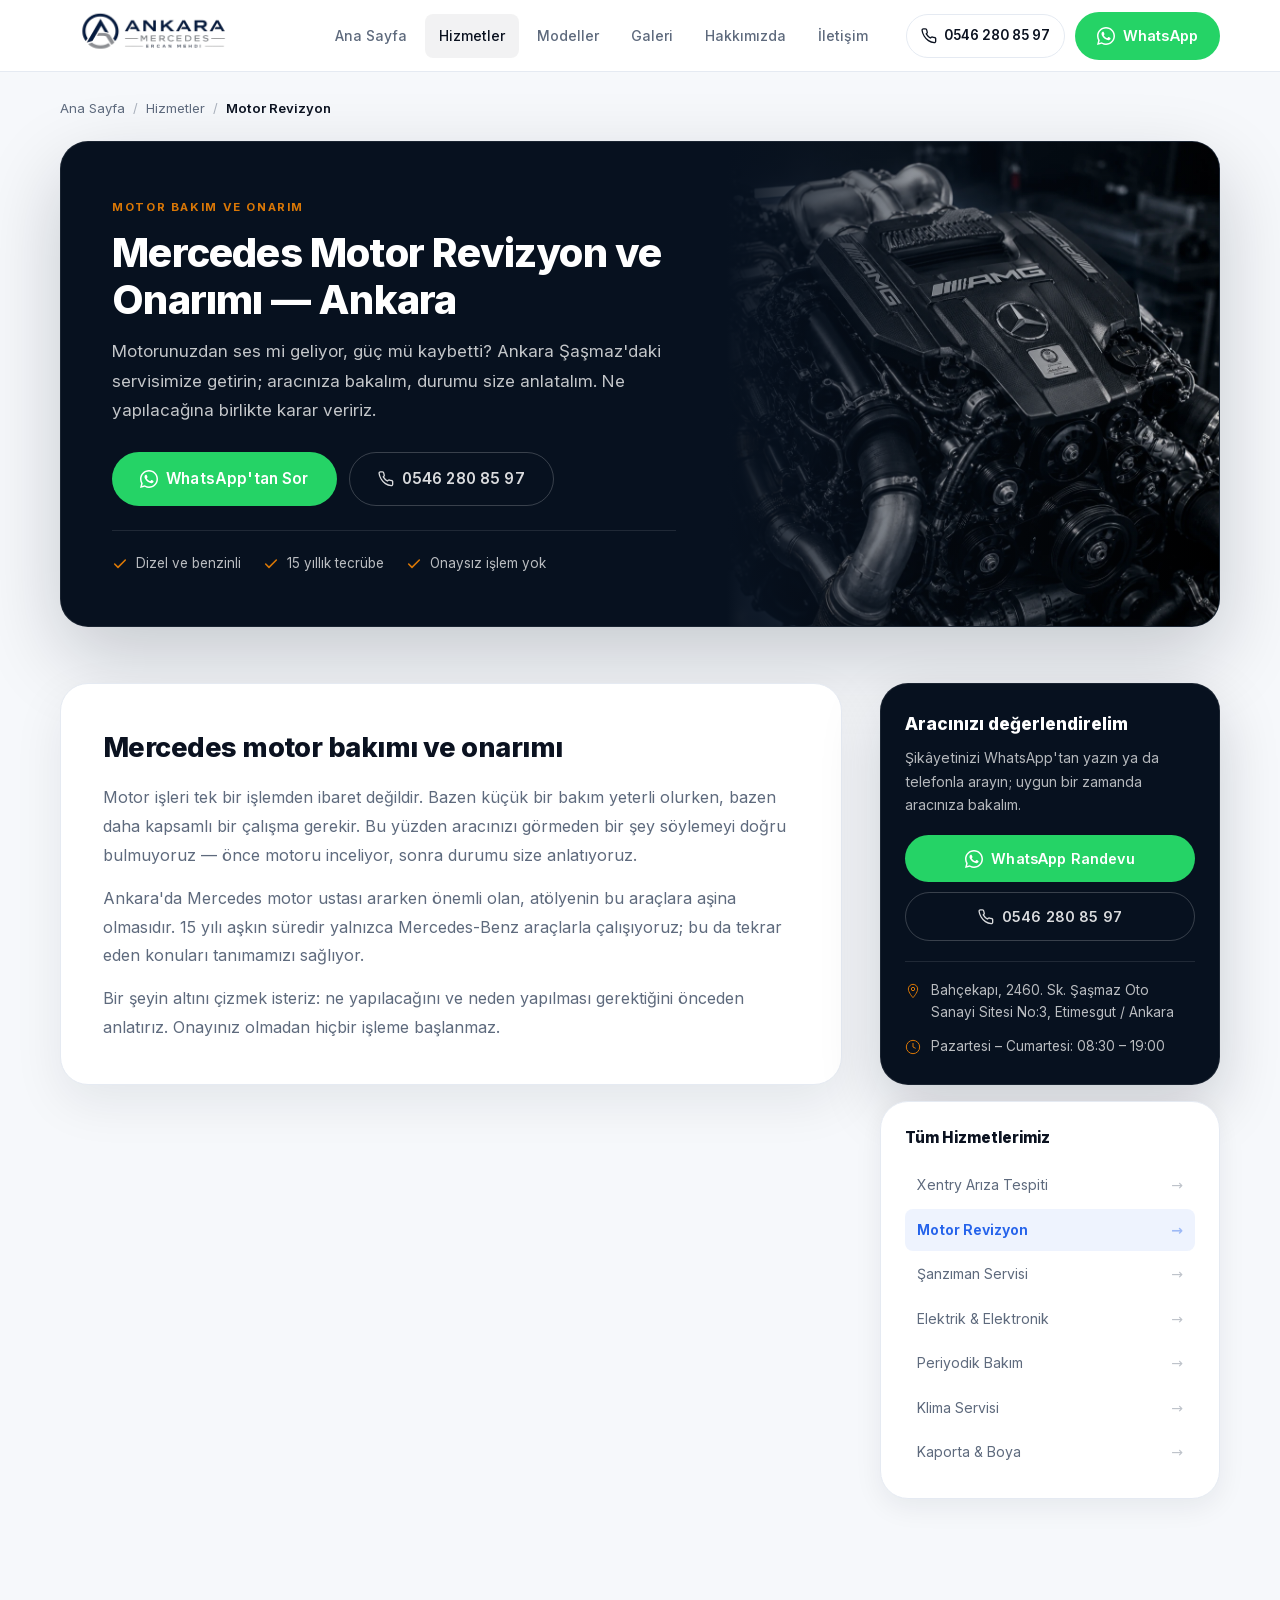
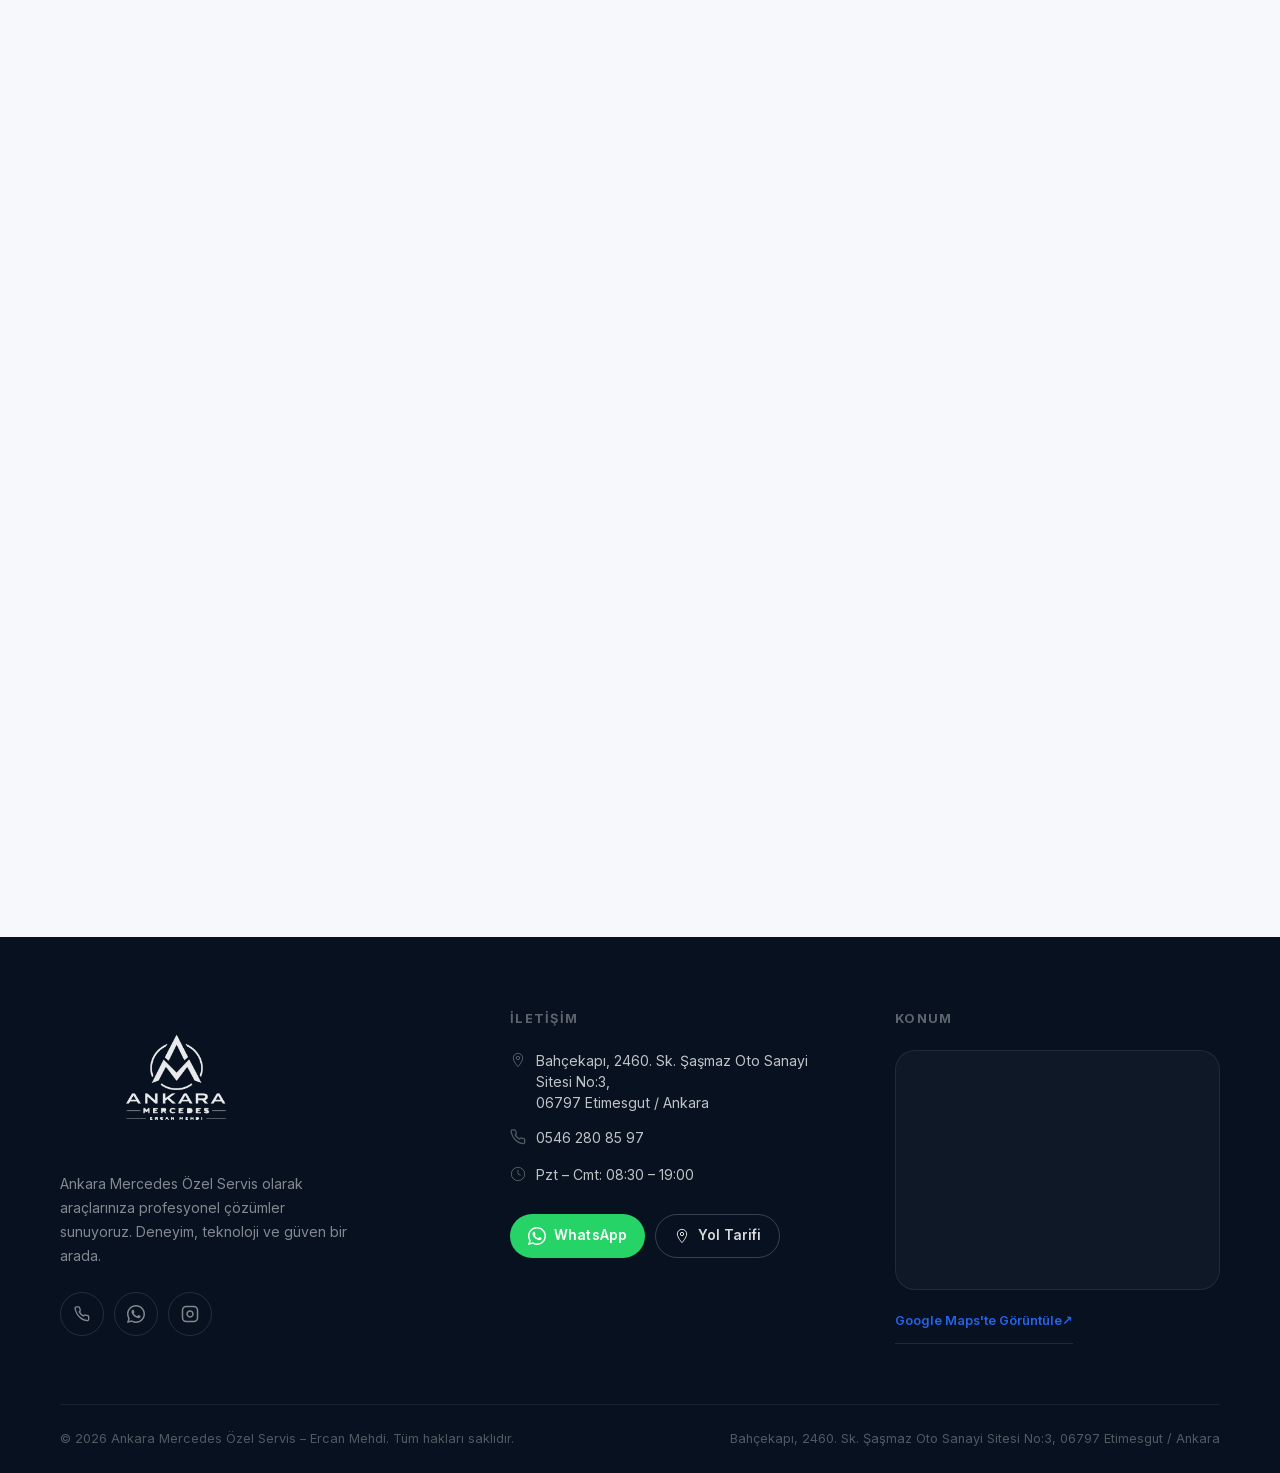
<file: hizmetler/mercedes-motor-revizyon-ankara/index.html>
<!DOCTYPE html>
<html lang="tr">
<head>
  <meta charset="UTF-8">
  <meta name="viewport" content="width=device-width, initial-scale=1.0">
  <meta http-equiv="Content-Security-Policy" content="default-src 'self'; script-src 'self' https://static.cloudflareinsights.com; style-src 'self'; img-src 'self' data:; font-src 'self'; frame-src https://www.google.com https://maps.google.com; connect-src 'self' https://cloudflareinsights.com; object-src 'none'; base-uri 'self'; form-action 'self'; upgrade-insecure-requests">
  <meta name="referrer" content="strict-origin-when-cross-origin">
  <title>Mercedes Motor Revizyon Ankara | Motor Ustası — Ercan Mehdi</title>
  <meta name="description" content="Ankara Şaşmaz&#x27;da Mercedes motor bakımı, onarımı ve revizyonu. Deneyimli Mercedes ustası, Ercan Mehdi özel servis. Aracınızı görelim, konuşalım.">
  <meta name="keywords" content="Mercedes motor revizyon Ankara, Mercedes motor ustası Ankara, Mercedes motor tamiri Ankara, Şaşmaz Mercedes servisi">
  <meta name="author" content="Ankara Mercedes Özel Servis – Ercan Mehdi">
  <meta name="robots" content="index, follow">
  <meta name="googlebot" content="index, follow">
  <link rel="canonical" href="https://ankaramercedes.com.tr/hizmetler/mercedes-motor-revizyon-ankara/">

  <meta property="og:type" content="website">
  <meta property="og:url" content="https://ankaramercedes.com.tr/hizmetler/mercedes-motor-revizyon-ankara/">
  <meta property="og:title" content="Mercedes Motor Revizyon Ankara | Motor Ustası — Ercan Mehdi">
  <meta property="og:description" content="Ankara Şaşmaz&#x27;da Mercedes motor bakımı, onarımı ve revizyonu. Deneyimli Mercedes ustası, Ercan Mehdi özel servis. Aracınızı görelim, konuşalım.">
  <meta property="og:image" content="https://ankaramercedes.com.tr/assets/images/services/service-mercedes-engine-revision.webp">
  <meta property="og:locale" content="tr_TR">
  <meta property="og:site_name" content="Ankara Mercedes Özel Servis">
  <meta name="twitter:card" content="summary_large_image">
  <meta name="twitter:title" content="Mercedes Motor Revizyon Ankara | Motor Ustası — Ercan Mehdi">
  <meta name="twitter:description" content="Ankara Şaşmaz&#x27;da Mercedes motor bakımı, onarımı ve revizyonu. Deneyimli Mercedes ustası, Ercan Mehdi özel servis. Aracınızı görelim, konuşalım.">
  <meta name="twitter:image" content="https://ankaramercedes.com.tr/assets/images/services/service-mercedes-engine-revision.webp">

  <link rel="manifest" href="/manifest.webmanifest">
  <meta name="theme-color" content="#07111f">
  <link rel="icon" href="/favicon.ico" sizes="48x48">
  <link rel="icon" type="image/svg+xml" href="/assets/icons/favicon-v2.svg">
  <link rel="icon" type="image/png" sizes="192x192" href="/assets/icons/icon-192-v2.png">
  <link rel="apple-touch-icon" href="/assets/icons/apple-touch-icon-v2.png">
  <link rel="preload" href="/assets/fonts/inter-latin.woff2" as="font" type="font/woff2" crossorigin>
  <link rel="preload" href="/assets/fonts/inter-latin-ext.woff2" as="font" type="font/woff2" crossorigin>
  <link rel="stylesheet" href="/css/style.css?v=7">

  <script type="application/ld+json">
{
  "@context": "https://schema.org",
  "@type": "Service",
  "@id": "https://ankaramercedes.com.tr/hizmetler/mercedes-motor-revizyon-ankara/#service",
  "name": "Mercedes Motor Revizyon ve Onarımı",
  "serviceType": "Motor Revizyon",
  "description": "Ankara Şaşmaz'da Mercedes motor bakımı, onarımı ve revizyonu. Deneyimli Mercedes ustası, Ercan Mehdi özel servis. Aracınızı görelim, konuşalım.",
  "url": "https://ankaramercedes.com.tr/hizmetler/mercedes-motor-revizyon-ankara/",
  "image": "https://ankaramercedes.com.tr/assets/images/services/service-mercedes-engine-revision.webp",
  "provider": {
    "@type": [
      "LocalBusiness",
      "AutoRepair"
    ],
    "@id": "https://ankaramercedes.com.tr/#business",
    "name": "Ankara Mercedes Özel Servis - Ercan Mehdi",
    "telephone": "+905462808597",
    "url": "https://ankaramercedes.com.tr",
    "address": {
      "@type": "PostalAddress",
      "streetAddress": "Bahçekapı, 2460. Sk. Şaşmaz Oto Sanayi Sitesi No:3",
      "addressLocality": "Etimesgut",
      "addressRegion": "Ankara",
      "postalCode": "06797",
      "addressCountry": "TR"
    },
    "geo": {
      "@type": "GeoCoordinates",
      "latitude": "39.944353",
      "longitude": "32.7061976"
    }
  },
  "areaServed": [
    {
      "@type": "City",
      "name": "Ankara"
    },
    {
      "@type": "AdministrativeArea",
      "name": "Etimesgut"
    },
    {
      "@type": "AdministrativeArea",
      "name": "Şaşmaz"
    }
  ],
  "brand": {
    "@type": "Brand",
    "name": "Mercedes-Benz"
  },
  "audience": {
    "@type": "Audience",
    "audienceType": "Mercedes-Benz araç sahipleri"
  }
}
  </script>
  <script type="application/ld+json">
{
  "@context": "https://schema.org",
  "@type": "BreadcrumbList",
  "itemListElement": [
    {
      "@type": "ListItem",
      "position": 1,
      "name": "Ana Sayfa",
      "item": "https://ankaramercedes.com.tr/"
    },
    {
      "@type": "ListItem",
      "position": 2,
      "name": "Hizmetler",
      "item": "https://ankaramercedes.com.tr/hizmetler/"
    },
    {
      "@type": "ListItem",
      "position": 3,
      "name": "Motor Revizyon",
      "item": "https://ankaramercedes.com.tr/hizmetler/mercedes-motor-revizyon-ankara/"
    }
  ]
}
  </script>
  <script type="application/ld+json">
{
  "@context": "https://schema.org",
  "@type": "FAQPage",
  "mainEntity": [
    {
      "@type": "Question",
      "name": "Motorumdan ses geliyor, aracı kullanmaya devam edebilir miyim?",
      "acceptedAnswer": {
        "@type": "Answer",
        "text": "Motorla ilgili şikâyetlerde beklemek genellikle işi büyütür. Alışmadığınız bir ses duyuyorsanız aracı en kısa sürede kontrol ettirmenizi öneriyoruz."
      }
    },
    {
      "@type": "Question",
      "name": "Aracımı görmeden fiyat söyleyebilir misiniz?",
      "acceptedAnswer": {
        "@type": "Answer",
        "text": "Aracı görmeden bir şey söylemeyi doğru bulmuyoruz. Önce motoru inceliyor, durumu ve yapılması gerekeni size anlatıyoruz; ondan sonra karar veriyoruz."
      }
    },
    {
      "@type": "Question",
      "name": "Onayım olmadan işlem yapılır mı?",
      "acceptedAnswer": {
        "@type": "Answer",
        "text": "Hayır. Ne yapılacağını ve neden yapılması gerektiğini önceden anlatıyoruz. Onayınız olmadan hiçbir işleme başlanmaz."
      }
    },
    {
      "@type": "Question",
      "name": "Neredesiniz, nasıl gelebilirim?",
      "acceptedAnswer": {
        "@type": "Answer",
        "text": "Bahçekapı, 2460. Sk. Şaşmaz Oto Sanayi Sitesi No:3, Etimesgut / Ankara adresindeyiz. Pazartesi–Cumartesi 08:30–19:00 arasında açığız."
      }
    }
  ]
}
  </script>
</head>
<body>

  <a href="#icerik" class="skip-link">İçeriğe atla</a>

  <header class="header" id="header">
    <div class="container">
      <div class="header__inner">

        <a href="/" class="header__logo" aria-label="Ankara Mercedes – Ana Sayfa">
          <img src="/assets/images/ankara-mercedes-logo-transparent.webp" alt="Ankara Mercedes – Ercan Mehdi Özel Servis" class="header__logo-img" width="180" height="40">
        </a>

        <nav class="header__nav" id="mainNav" aria-label="Ana Menü">
          <ul class="header__nav-list" role="list">
            <li><a href="/" class="header__nav-link">Ana Sayfa</a></li>
            <li><a href="/hizmetler/" class="header__nav-link active">Hizmetler</a></li>
            <li><a href="/#modeller" class="header__nav-link">Modeller</a></li>
            <li><a href="/#galeri" class="header__nav-link">Galeri</a></li>
            <li><a href="/hakkimizda/" class="header__nav-link">Hakkımızda</a></li>
            <li><a href="/iletisim/" class="header__nav-link">İletişim</a></li>
          </ul>
        </nav>

        <div class="header__actions">
          <a href="tel:+905462808597" class="header__phone" aria-label="Bizi Arayın: 0546 280 85 97">
            <svg width="16" height="16" viewBox="0 0 24 24" fill="none" stroke="currentColor" stroke-width="2" aria-hidden="true"><path d="M22 16.92v3a2 2 0 0 1-2.18 2 19.79 19.79 0 0 1-8.63-3.07A19.5 19.5 0 0 1 4.69 12a19.79 19.79 0 0 1-3.07-8.67A2 2 0 0 1 3.6 1.27h3a2 2 0 0 1 2 1.72c.127.96.361 1.903.7 2.81a2 2 0 0 1-.45 2.11L7.91 8.91a16 16 0 0 0 6.06 6.06l1.27-.91a2 2 0 0 1 2.11-.45c.907.339 1.85.573 2.81.7A2 2 0 0 1 22 16.92z"/></svg>
            0546 280 85 97
          </a>
          <a href="https://wa.me/905462808597?text=Merhaba%2C%20randevu%20almak%20istiyorum." class="btn btn--whatsapp" target="_blank" rel="noopener noreferrer" aria-label="WhatsApp ile randevu alın">
            <svg width="18" height="18" viewBox="0 0 24 24" fill="currentColor" aria-hidden="true"><path d="M17.472 14.382c-.297-.149-1.758-.867-2.03-.967-.273-.099-.471-.148-.67.15-.197.297-.767.966-.94 1.164-.173.199-.347.223-.644.075-.297-.15-1.255-.463-2.39-1.475-.883-.788-1.48-1.761-1.653-2.059-.173-.297-.018-.458.13-.606.134-.133.298-.347.446-.52.149-.174.198-.298.298-.497.099-.198.05-.371-.025-.52-.075-.149-.669-1.612-.916-2.207-.242-.579-.487-.5-.669-.51-.173-.008-.371-.01-.57-.01-.198 0-.52.074-.792.372-.272.297-1.04 1.016-1.04 2.479 0 1.462 1.065 2.875 1.213 3.074.149.198 2.096 3.2 5.077 4.487.709.306 1.262.489 1.694.625.712.227 1.36.195 1.871.118.571-.085 1.758-.719 2.006-1.413.248-.694.248-1.289.173-1.413-.074-.124-.272-.198-.57-.347z"/><path d="M12 0C5.373 0 0 5.373 0 12c0 2.122.555 4.112 1.524 5.84L.057 23.998l6.305-1.654A11.954 11.954 0 0 0 12 24c6.627 0 12-5.373 12-12S18.627 0 12 0zm0 22c-1.89 0-3.656-.518-5.176-1.42l-.371-.22-3.742.981.999-3.648-.242-.375A9.972 9.972 0 0 1 2 12C2 6.477 6.477 2 12 2s10 4.477 10 10-4.477 10-10 10z"/></svg>
            <span class="btn__label">WhatsApp</span>
          </a>
          <button class="header__hamburger" id="hamburger" aria-label="Menüyü aç" aria-expanded="false" aria-controls="mainNav">
            <span></span><span></span><span></span>
          </button>
        </div>

      </div>
    </div>
  </header>

  <nav class="crumb" aria-label="Sayfa yolu">
    <div class="container">
      <ol class="crumb__list">
        <li><a href="/">Ana Sayfa</a></li><li class="crumb__sep" aria-hidden="true">/</li><li><a href="/hizmetler/">Hizmetler</a></li><li class="crumb__sep" aria-hidden="true">/</li><li aria-current="page">Motor Revizyon</li>
      </ol>
    </div>
  </nav>

  <main id="icerik">

    <section class="svc-hero" aria-labelledby="svc-title">
      <div class="container">
        <div class="svc-hero__card">
          <div class="svc-hero__content">
            <p class="svc-hero__eyebrow">MOTOR BAKIM VE ONARIM</p>
            <h1 class="svc-hero__title" id="svc-title">Mercedes Motor Revizyon ve Onarımı — Ankara</h1>
            <p class="svc-hero__lead">Motorunuzdan ses mi geliyor, güç mü kaybetti? Ankara Şaşmaz'daki servisimize getirin; aracınıza bakalım, durumu size anlatalım. Ne yapılacağına birlikte karar veririz.</p>
            <div class="svc-hero__cta">
              <a href="https://wa.me/905462808597?text=Merhaba%2C%20Motor%20Revizyon%20hakk%C4%B1nda%20bilgi%20almak%20istiyorum." class="btn btn--whatsapp btn--lg" target="_blank" rel="noopener noreferrer"><svg width="18" height="18" viewBox="0 0 24 24" fill="currentColor" aria-hidden="true"><path d="M17.472 14.382c-.297-.149-1.758-.867-2.03-.967-.273-.099-.471-.148-.67.15-.197.297-.767.966-.94 1.164-.173.199-.347.223-.644.075-.297-.15-1.255-.463-2.39-1.475-.883-.788-1.48-1.761-1.653-2.059-.173-.297-.018-.458.13-.606.134-.133.298-.347.446-.52.149-.174.198-.298.298-.497.099-.198.05-.371-.025-.52-.075-.149-.669-1.612-.916-2.207-.242-.579-.487-.5-.669-.51-.173-.008-.371-.01-.57-.01-.198 0-.52.074-.792.372-.272.297-1.04 1.016-1.04 2.479 0 1.462 1.065 2.875 1.213 3.074.149.198 2.096 3.2 5.077 4.487.709.306 1.262.489 1.694.625.712.227 1.36.195 1.871.118.571-.085 1.758-.719 2.006-1.413.248-.694.248-1.289.173-1.413-.074-.124-.272-.198-.57-.347z"/><path d="M12 0C5.373 0 0 5.373 0 12c0 2.122.555 4.112 1.524 5.84L.057 23.998l6.305-1.654A11.954 11.954 0 0 0 12 24c6.627 0 12-5.373 12-12S18.627 0 12 0zm0 22c-1.89 0-3.656-.518-5.176-1.42l-.371-.22-3.742.981.999-3.648-.242-.375A9.972 9.972 0 0 1 2 12C2 6.477 6.477 2 12 2s10 4.477 10 10-4.477 10-10 10z"/></svg> WhatsApp'tan Sor</a>
              <a href="tel:+905462808597" class="btn btn--outline-light btn--lg"><svg width="16" height="16" viewBox="0 0 24 24" fill="none" stroke="currentColor" stroke-width="2" aria-hidden="true"><path d="M22 16.92v3a2 2 0 0 1-2.18 2 19.79 19.79 0 0 1-8.63-3.07A19.5 19.5 0 0 1 4.69 12a19.79 19.79 0 0 1-3.07-8.67A2 2 0 0 1 3.6 1.27h3a2 2 0 0 1 2 1.72c.127.96.361 1.903.7 2.81a2 2 0 0 1-.45 2.11L7.91 8.91a16 16 0 0 0 6.06 6.06l1.27-.91a2 2 0 0 1 2.11-.45c.907.339 1.85.573 2.81.7A2 2 0 0 1 22 16.92z"/></svg> 0546 280 85 97</a>
            </div>
            <div class="svc-hero__meta"><span class="svc-hero__meta-item"><svg width="16" height="16" viewBox="0 0 24 24" fill="none" stroke="currentColor" stroke-width="2.4" stroke-linecap="round" stroke-linejoin="round" aria-hidden="true"><polyline points="20 6 9 17 4 12"/></svg>Dizel ve benzinli</span><span class="svc-hero__meta-item"><svg width="16" height="16" viewBox="0 0 24 24" fill="none" stroke="currentColor" stroke-width="2.4" stroke-linecap="round" stroke-linejoin="round" aria-hidden="true"><polyline points="20 6 9 17 4 12"/></svg>15 yıllık tecrübe</span><span class="svc-hero__meta-item"><svg width="16" height="16" viewBox="0 0 24 24" fill="none" stroke="currentColor" stroke-width="2.4" stroke-linecap="round" stroke-linejoin="round" aria-hidden="true"><polyline points="20 6 9 17 4 12"/></svg>Onaysız işlem yok</span></div>
          </div>
          <div class="svc-hero__media">
            <img src="/assets/images/services/service-mercedes-engine-revision.webp" alt="Mercedes motor revizyonu — Ankara Şaşmaz özel servis" width="640" height="480" loading="eager" fetchpriority="high">
          </div>
        </div>
      </div>
    </section>

    <div class="container">
      <div class="svc-layout">
        <div class="svc-main">

          <article class="svc-block" data-reveal>
            <h2>Mercedes motor bakımı ve onarımı</h2>
            <p>Motor işleri tek bir işlemden ibaret değildir. Bazen küçük bir bakım yeterli olurken, bazen daha kapsamlı bir çalışma gerekir. Bu yüzden aracınızı görmeden bir şey söylemeyi doğru bulmuyoruz — önce motoru inceliyor, sonra durumu size anlatıyoruz.</p><p>Ankara'da Mercedes motor ustası ararken önemli olan, atölyenin bu araçlara aşina olmasıdır. 15 yılı aşkın süredir yalnızca Mercedes-Benz araçlarla çalışıyoruz; bu da tekrar eden konuları tanımamızı sağlıyor.</p><p>Bir şeyin altını çizmek isteriz: ne yapılacağını ve neden yapılması gerektiğini önceden anlatırız. Onayınız olmadan hiçbir işleme başlanmaz.</p>
          </article>

          <article class="svc-block" data-reveal>
            <h2>Aracınızda bunlardan biri var mı?</h2>
            <p>Aşağıdaki belirtilerden biri ya da birkaçı varsa aracınızı kontrol ettirmenizde fayda var:</p>
            <div class="svc-symptoms"><div class="svc-symptom"><svg width="17" height="17" viewBox="0 0 24 24" fill="none" stroke="currentColor" stroke-width="2" stroke-linecap="round" aria-hidden="true"><path d="M12 9v4M12 17h.01"/><path d="M10.29 3.86 1.82 18a2 2 0 0 0 1.71 3h16.94a2 2 0 0 0 1.71-3L13.71 3.86a2 2 0 0 0-3.42 0z"/></svg><span>Motordan alışmadığınız bir ses geliyor</span></div><div class="svc-symptom"><svg width="17" height="17" viewBox="0 0 24 24" fill="none" stroke="currentColor" stroke-width="2" stroke-linecap="round" aria-hidden="true"><path d="M12 9v4M12 17h.01"/><path d="M10.29 3.86 1.82 18a2 2 0 0 0 1.71 3h16.94a2 2 0 0 0 1.71-3L13.71 3.86a2 2 0 0 0-3.42 0z"/></svg><span>Egzozdan duman çıkıyor</span></div><div class="svc-symptom"><svg width="17" height="17" viewBox="0 0 24 24" fill="none" stroke="currentColor" stroke-width="2" stroke-linecap="round" aria-hidden="true"><path d="M12 9v4M12 17h.01"/><path d="M10.29 3.86 1.82 18a2 2 0 0 0 1.71 3h16.94a2 2 0 0 0 1.71-3L13.71 3.86a2 2 0 0 0-3.42 0z"/></svg><span>Yağ eksiltiyor</span></div><div class="svc-symptom"><svg width="17" height="17" viewBox="0 0 24 24" fill="none" stroke="currentColor" stroke-width="2" stroke-linecap="round" aria-hidden="true"><path d="M12 9v4M12 17h.01"/><path d="M10.29 3.86 1.82 18a2 2 0 0 0 1.71 3h16.94a2 2 0 0 0 1.71-3L13.71 3.86a2 2 0 0 0-3.42 0z"/></svg><span>Araç ısınıyor</span></div><div class="svc-symptom"><svg width="17" height="17" viewBox="0 0 24 24" fill="none" stroke="currentColor" stroke-width="2" stroke-linecap="round" aria-hidden="true"><path d="M12 9v4M12 17h.01"/><path d="M10.29 3.86 1.82 18a2 2 0 0 0 1.71 3h16.94a2 2 0 0 0 1.71-3L13.71 3.86a2 2 0 0 0-3.42 0z"/></svg><span>Rölanti düzensiz, araç titriyor</span></div><div class="svc-symptom"><svg width="17" height="17" viewBox="0 0 24 24" fill="none" stroke="currentColor" stroke-width="2" stroke-linecap="round" aria-hidden="true"><path d="M12 9v4M12 17h.01"/><path d="M10.29 3.86 1.82 18a2 2 0 0 0 1.71 3h16.94a2 2 0 0 0 1.71-3L13.71 3.86a2 2 0 0 0-3.42 0z"/></svg><span>Çekişte belirgin güç kaybı var</span></div><div class="svc-symptom"><svg width="17" height="17" viewBox="0 0 24 24" fill="none" stroke="currentColor" stroke-width="2" stroke-linecap="round" aria-hidden="true"><path d="M12 9v4M12 17h.01"/><path d="M10.29 3.86 1.82 18a2 2 0 0 0 1.71 3h16.94a2 2 0 0 0 1.71-3L13.71 3.86a2 2 0 0 0-3.42 0z"/></svg><span>Motor zor çalışıyor</span></div><div class="svc-symptom"><svg width="17" height="17" viewBox="0 0 24 24" fill="none" stroke="currentColor" stroke-width="2" stroke-linecap="round" aria-hidden="true"><path d="M12 9v4M12 17h.01"/><path d="M10.29 3.86 1.82 18a2 2 0 0 0 1.71 3h16.94a2 2 0 0 0 1.71-3L13.71 3.86a2 2 0 0 0-3.42 0z"/></svg><span>Motor bölgesinde yağ sızıntısı görüyorsunuz</span></div></div>
          </article>

          <article class="svc-block" data-reveal>
            <h2>Bu bölümde neler yapıyoruz?</h2>
            <ul class="svc-list" role="list"><li>Motor bakım ve onarım işlemleri</li><li>Motor revizyonu</li><li>Yağ kaçağı kaynaklı sorunlar</li><li>Soğutma sistemi ile ilgili işler</li><li>Motor performansıyla ilgili şikâyetlerin incelenmesi</li><li>Xentry ile motor sistemlerinin kontrol edilmesi</li></ul>
          </article>

          <article class="svc-block" data-reveal>
            <h2>Nasıl ilerliyoruz?</h2>
            <ol class="svc-steps" role="list"><li class="svc-step"><p class="svc-step__title">Bize ulaşın</p><p>WhatsApp&#x27;tan yazın ya da telefonla arayın. Randevu zorunlu değil, ama önceden haber verirseniz bekleme sürenizi kısaltırız.</p></li><li class="svc-step"><p class="svc-step__title">Aracınıza bakalım</p><p>Şikâyetinizi dinliyor, aracınızı yerinde inceliyoruz. Ankara Şaşmaz Oto Sanayi Sitesi&#x27;ndeyiz.</p></li><li class="svc-step"><p class="svc-step__title">Durumu birlikte konuşalım</p><p>Ne olduğunu ve ne yapılması gerektiğini anlaşılır bir dille anlatıyoruz. Onayınız olmadan işleme başlamıyoruz.</p></li><li class="svc-step"><p class="svc-step__title">İşlem ve teslim</p><p>Üzerinde anlaştığımız iş yapılır, aracınız kontrol edilerek teslim edilir.</p></li></ol>
          </article>

          <article class="svc-block" data-reveal>
            <h2>Aracınızı getirmeden önce</h2>
            <p>Sesin ne zaman çıktığı, arızanın soğukta mı sıcakta mı belirginleştiği gibi ayrıntılar bizim için değerli. Fark ettiğiniz her şeyi bize aktarın; bu bilgiler aracı incelerken işimizi kolaylaştırıyor.</p><p>Motorla ilgili şikâyetlerde beklemek genellikle işi büyütür. Alışmadığınız bir ses ya da davranış varsa aracı en kısa sürede göstermenizde fayda var.</p>
          </article>

          <article class="svc-block" data-reveal>
            <h2>Sıkça Sorulan Sorular</h2>
            <div class="faq__list"><details class="faq__item">
              <summary class="faq__question">Motorumdan ses geliyor, aracı kullanmaya devam edebilir miyim?<span class="faq__icon" aria-hidden="true"></span></summary>
              <p class="faq__answer">Motorla ilgili şikâyetlerde beklemek genellikle işi büyütür. Alışmadığınız bir ses duyuyorsanız aracı en kısa sürede kontrol ettirmenizi öneriyoruz.</p>
            </details><details class="faq__item">
              <summary class="faq__question">Aracımı görmeden fiyat söyleyebilir misiniz?<span class="faq__icon" aria-hidden="true"></span></summary>
              <p class="faq__answer">Aracı görmeden bir şey söylemeyi doğru bulmuyoruz. Önce motoru inceliyor, durumu ve yapılması gerekeni size anlatıyoruz; ondan sonra karar veriyoruz.</p>
            </details><details class="faq__item">
              <summary class="faq__question">Onayım olmadan işlem yapılır mı?<span class="faq__icon" aria-hidden="true"></span></summary>
              <p class="faq__answer">Hayır. Ne yapılacağını ve neden yapılması gerektiğini önceden anlatıyoruz. Onayınız olmadan hiçbir işleme başlanmaz.</p>
            </details><details class="faq__item">
              <summary class="faq__question">Neredesiniz, nasıl gelebilirim?<span class="faq__icon" aria-hidden="true"></span></summary>
              <p class="faq__answer">Bahçekapı, 2460. Sk. Şaşmaz Oto Sanayi Sitesi No:3, Etimesgut / Ankara adresindeyiz. Pazartesi–Cumartesi 08:30–19:00 arasında açığız.</p>
            </details></div>
          </article>

          <section class="svc-cta" data-reveal aria-label="Randevu">
            <h2>Motor Revizyon için Ankara Şaşmaz'dayız</h2>
            <p>Aracınızdaki şikâyeti WhatsApp'tan yazın ya da bizi arayın. Pazartesi–Cumartesi 08:30–19:00 arasında hizmetinizdeyiz.</p>
            <div class="svc-cta__btns">
              <a href="https://wa.me/905462808597?text=Merhaba%2C%20Motor%20Revizyon%20hakk%C4%B1nda%20bilgi%20almak%20istiyorum." class="btn btn--whatsapp btn--lg" target="_blank" rel="noopener noreferrer"><svg width="18" height="18" viewBox="0 0 24 24" fill="currentColor" aria-hidden="true"><path d="M17.472 14.382c-.297-.149-1.758-.867-2.03-.967-.273-.099-.471-.148-.67.15-.197.297-.767.966-.94 1.164-.173.199-.347.223-.644.075-.297-.15-1.255-.463-2.39-1.475-.883-.788-1.48-1.761-1.653-2.059-.173-.297-.018-.458.13-.606.134-.133.298-.347.446-.52.149-.174.198-.298.298-.497.099-.198.05-.371-.025-.52-.075-.149-.669-1.612-.916-2.207-.242-.579-.487-.5-.669-.51-.173-.008-.371-.01-.57-.01-.198 0-.52.074-.792.372-.272.297-1.04 1.016-1.04 2.479 0 1.462 1.065 2.875 1.213 3.074.149.198 2.096 3.2 5.077 4.487.709.306 1.262.489 1.694.625.712.227 1.36.195 1.871.118.571-.085 1.758-.719 2.006-1.413.248-.694.248-1.289.173-1.413-.074-.124-.272-.198-.57-.347z"/><path d="M12 0C5.373 0 0 5.373 0 12c0 2.122.555 4.112 1.524 5.84L.057 23.998l6.305-1.654A11.954 11.954 0 0 0 12 24c6.627 0 12-5.373 12-12S18.627 0 12 0zm0 22c-1.89 0-3.656-.518-5.176-1.42l-.371-.22-3.742.981.999-3.648-.242-.375A9.972 9.972 0 0 1 2 12C2 6.477 6.477 2 12 2s10 4.477 10 10-4.477 10-10 10z"/></svg> WhatsApp Randevu</a>
              <a href="https://www.google.com/maps?cid=12600511751899810106" class="btn btn--outline-light btn--lg" target="_blank" rel="noopener noreferrer"><svg width="16" height="16" viewBox="0 0 24 24" fill="none" stroke="currentColor" stroke-width="1.5" aria-hidden="true"><path d="M12 2C8.13 2 5 5.13 5 9c0 5.25 7 13 7 13s7-7.75 7-13c0-3.87-3.13-7-7-7z"/><circle cx="12" cy="9" r="2.5"/></svg> Yol Tarifi</a>
            </div>
          </section>

          <section class="svc-block" data-reveal aria-labelledby="rel-title">
            <h2 id="rel-title">İlgili Hizmetlerimiz</h2>
            <div class="hub-grid">
            <a class="hub-card" href="/hizmetler/mercedes-xentry-ariza-tespiti-ankara/">
              <div class="hub-card__media">
                <img src="/assets/images/services/service-star-diagnosis.webp" alt="Mercedes Xentry arıza tespiti — Ankara Şaşmaz özel servis" loading="lazy" width="340" height="212">
              </div>
              <div class="hub-card__body">
                <h3 class="hub-card__title">Xentry Arıza Tespiti</h3>
                <p class="hub-card__desc">Mercedes&#x27;e özel Xentry cihazı ile arıza tespiti ve kodlama işlemleri.</p>
                <span class="hub-card__more">Detaylı bilgi <span aria-hidden="true">→</span></span>
              </div>
            </a>
            <a class="hub-card" href="/hizmetler/mercedes-sanziman-servisi-ankara/">
              <div class="hub-card__media">
                <img src="/assets/images/services/service-mercedes-transmission.webp" alt="Mercedes şanzıman servisi — Ankara Şaşmaz özel servis" loading="lazy" width="340" height="212">
              </div>
              <div class="hub-card__body">
                <h3 class="hub-card__title">Şanzıman Servisi</h3>
                <p class="hub-card__desc">Otomatik ve manuel şanzımanlarda bakım ve onarım işlemleri.</p>
                <span class="hub-card__more">Detaylı bilgi <span aria-hidden="true">→</span></span>
              </div>
            </a>
            <a class="hub-card" href="/hizmetler/mercedes-periyodik-bakim-ankara/">
              <div class="hub-card__media">
                <img src="/assets/images/services/service-mercedes-periodic-maintenance.webp" alt="Mercedes periyodik bakım — Ankara Şaşmaz özel servis" loading="lazy" width="340" height="212">
              </div>
              <div class="hub-card__body">
                <h3 class="hub-card__title">Periyodik Bakım</h3>
                <p class="hub-card__desc">Yağ, filtre ve genel kontrolleri kapsayan periyodik bakım hizmeti.</p>
                <span class="hub-card__more">Detaylı bilgi <span aria-hidden="true">→</span></span>
              </div>
            </a>
            </div>
          </section>
        </div>

        <aside class="svc-aside">
          <div class="svc-aside__card">
            <p class="svc-aside__title">Aracınızı değerlendirelim</p>
            <p class="svc-aside__desc">Şikâyetinizi WhatsApp'tan yazın ya da telefonla arayın; uygun bir zamanda aracınıza bakalım.</p>
            <div class="svc-aside__btns">
              <a href="https://wa.me/905462808597?text=Merhaba%2C%20randevu%20almak%20istiyorum." class="btn btn--whatsapp" target="_blank" rel="noopener noreferrer"><svg width="18" height="18" viewBox="0 0 24 24" fill="currentColor" aria-hidden="true"><path d="M17.472 14.382c-.297-.149-1.758-.867-2.03-.967-.273-.099-.471-.148-.67.15-.197.297-.767.966-.94 1.164-.173.199-.347.223-.644.075-.297-.15-1.255-.463-2.39-1.475-.883-.788-1.48-1.761-1.653-2.059-.173-.297-.018-.458.13-.606.134-.133.298-.347.446-.52.149-.174.198-.298.298-.497.099-.198.05-.371-.025-.52-.075-.149-.669-1.612-.916-2.207-.242-.579-.487-.5-.669-.51-.173-.008-.371-.01-.57-.01-.198 0-.52.074-.792.372-.272.297-1.04 1.016-1.04 2.479 0 1.462 1.065 2.875 1.213 3.074.149.198 2.096 3.2 5.077 4.487.709.306 1.262.489 1.694.625.712.227 1.36.195 1.871.118.571-.085 1.758-.719 2.006-1.413.248-.694.248-1.289.173-1.413-.074-.124-.272-.198-.57-.347z"/><path d="M12 0C5.373 0 0 5.373 0 12c0 2.122.555 4.112 1.524 5.84L.057 23.998l6.305-1.654A11.954 11.954 0 0 0 12 24c6.627 0 12-5.373 12-12S18.627 0 12 0zm0 22c-1.89 0-3.656-.518-5.176-1.42l-.371-.22-3.742.981.999-3.648-.242-.375A9.972 9.972 0 0 1 2 12C2 6.477 6.477 2 12 2s10 4.477 10 10-4.477 10-10 10z"/></svg> WhatsApp Randevu</a>
              <a href="tel:+905462808597" class="btn btn--outline-light"><svg width="16" height="16" viewBox="0 0 24 24" fill="none" stroke="currentColor" stroke-width="2" aria-hidden="true"><path d="M22 16.92v3a2 2 0 0 1-2.18 2 19.79 19.79 0 0 1-8.63-3.07A19.5 19.5 0 0 1 4.69 12a19.79 19.79 0 0 1-3.07-8.67A2 2 0 0 1 3.6 1.27h3a2 2 0 0 1 2 1.72c.127.96.361 1.903.7 2.81a2 2 0 0 1-.45 2.11L7.91 8.91a16 16 0 0 0 6.06 6.06l1.27-.91a2 2 0 0 1 2.11-.45c.907.339 1.85.573 2.81.7A2 2 0 0 1 22 16.92z"/></svg> 0546 280 85 97</a>
            </div>
            <ul class="svc-aside__info" role="list">
              <li><svg width="16" height="16" viewBox="0 0 24 24" fill="none" stroke="currentColor" stroke-width="1.5" aria-hidden="true"><path d="M12 2C8.13 2 5 5.13 5 9c0 5.25 7 13 7 13s7-7.75 7-13c0-3.87-3.13-7-7-7z"/><circle cx="12" cy="9" r="2.5"/></svg><span>Bahçekapı, 2460. Sk. Şaşmaz Oto Sanayi Sitesi No:3, Etimesgut / Ankara</span></li>
              <li><svg width="16" height="16" viewBox="0 0 24 24" fill="none" stroke="currentColor" stroke-width="1.5" aria-hidden="true"><circle cx="12" cy="12" r="10"/><polyline points="12,6 12,12 16,14"/></svg><span>Pazartesi – Cumartesi: 08:30 – 19:00</span></li>
            </ul>
          </div>

          <nav class="svc-aside__links" aria-label="Diğer hizmetler">
            <h2>Tüm Hizmetlerimiz</h2>
            <ul role="list">
              <li><a href="/hizmetler/mercedes-xentry-ariza-tespiti-ankara/">Xentry Arıza Tespiti</a></li><li><a href="/hizmetler/mercedes-motor-revizyon-ankara/" aria-current="page">Motor Revizyon</a></li><li><a href="/hizmetler/mercedes-sanziman-servisi-ankara/">Şanzıman Servisi</a></li><li><a href="/hizmetler/mercedes-elektrik-elektronik-ankara/">Elektrik &amp; Elektronik</a></li><li><a href="/hizmetler/mercedes-periyodik-bakim-ankara/">Periyodik Bakım</a></li><li><a href="/hizmetler/mercedes-klima-servisi-ankara/">Klima Servisi</a></li><li><a href="/hizmetler/mercedes-kaporta-boya-ankara/">Kaporta &amp; Boya</a></li>
            </ul>
          </nav>
        </aside>
      </div>
    </div>

  </main>

  <footer class="footer" id="iletisim" aria-label="İletişim Bilgileri ve Footer">
    <div class="container">
      <div class="footer__grid">

        <div class="footer__brand">
          <a href="/" class="footer__logo" aria-label="Ankara Mercedes – Ercan Mehdi">
            <span class="footer__logo-wrap">
              <img src="/assets/images/ankara-mercedes-footer-logo.webp" alt="Ankara Mercedes – Ercan Mehdi Özel Servis" class="footer__logo-img" width="180" height="44">
            </span>
          </a>
          <p class="footer__desc">Ankara Mercedes Özel Servis olarak araçlarınıza profesyonel çözümler sunuyoruz. Deneyim, teknoloji ve güven bir arada.</p>
          <div class="footer__social">
            <a href="tel:+905462808597" class="footer__social-link" aria-label="Bizi arayın: 0546 280 85 97"><svg width="16" height="16" viewBox="0 0 24 24" fill="none" stroke="currentColor" stroke-width="2" aria-hidden="true"><path d="M22 16.92v3a2 2 0 0 1-2.18 2 19.79 19.79 0 0 1-8.63-3.07A19.5 19.5 0 0 1 4.69 12a19.79 19.79 0 0 1-3.07-8.67A2 2 0 0 1 3.6 1.27h3a2 2 0 0 1 2 1.72c.127.96.361 1.903.7 2.81a2 2 0 0 1-.45 2.11L7.91 8.91a16 16 0 0 0 6.06 6.06l1.27-.91a2 2 0 0 1 2.11-.45c.907.339 1.85.573 2.81.7A2 2 0 0 1 22 16.92z"/></svg></a>
            <a href="https://wa.me/905462808597" class="footer__social-link" aria-label="WhatsApp hattımız" target="_blank" rel="noopener noreferrer"><svg width="18" height="18" viewBox="0 0 24 24" fill="currentColor" aria-hidden="true"><path d="M17.472 14.382c-.297-.149-1.758-.867-2.03-.967-.273-.099-.471-.148-.67.15-.197.297-.767.966-.94 1.164-.173.199-.347.223-.644.075-.297-.15-1.255-.463-2.39-1.475-.883-.788-1.48-1.761-1.653-2.059-.173-.297-.018-.458.13-.606.134-.133.298-.347.446-.52.149-.174.198-.298.298-.497.099-.198.05-.371-.025-.52-.075-.149-.669-1.612-.916-2.207-.242-.579-.487-.5-.669-.51-.173-.008-.371-.01-.57-.01-.198 0-.52.074-.792.372-.272.297-1.04 1.016-1.04 2.479 0 1.462 1.065 2.875 1.213 3.074.149.198 2.096 3.2 5.077 4.487.709.306 1.262.489 1.694.625.712.227 1.36.195 1.871.118.571-.085 1.758-.719 2.006-1.413.248-.694.248-1.289.173-1.413-.074-.124-.272-.198-.57-.347z"/><path d="M12 0C5.373 0 0 5.373 0 12c0 2.122.555 4.112 1.524 5.84L.057 23.998l6.305-1.654A11.954 11.954 0 0 0 12 24c6.627 0 12-5.373 12-12S18.627 0 12 0zm0 22c-1.89 0-3.656-.518-5.176-1.42l-.371-.22-3.742.981.999-3.648-.242-.375A9.972 9.972 0 0 1 2 12C2 6.477 6.477 2 12 2s10 4.477 10 10-4.477 10-10 10z"/></svg></a>
            <a href="https://www.instagram.com/ankara.mercedes" class="footer__social-link" aria-label="Instagram hesabımız" target="_blank" rel="noopener noreferrer"><svg width="18" height="18" viewBox="0 0 24 24" fill="none" stroke="currentColor" stroke-width="2" aria-hidden="true"><rect x="2" y="2" width="20" height="20" rx="5" ry="5"/><path d="M16 11.37A4 4 0 1 1 12.63 8 4 4 0 0 1 16 11.37z"/><line x1="17.5" y1="6.5" x2="17.51" y2="6.5"/></svg></a>
          </div>
        </div>

        <div class="footer__contact">
          <h3 class="footer__heading">İletişim</h3>
          <ul class="footer__info" role="list">
            <li><svg width="16" height="16" viewBox="0 0 24 24" fill="none" stroke="currentColor" stroke-width="1.5" aria-hidden="true"><path d="M12 2C8.13 2 5 5.13 5 9c0 5.25 7 13 7 13s7-7.75 7-13c0-3.87-3.13-7-7-7z"/><circle cx="12" cy="9" r="2.5"/></svg><address>Bahçekapı, 2460. Sk. Şaşmaz Oto Sanayi Sitesi No:3,<br>06797 Etimesgut / Ankara</address></li>
            <li><svg width="16" height="16" viewBox="0 0 24 24" fill="none" stroke="currentColor" stroke-width="2" aria-hidden="true"><path d="M22 16.92v3a2 2 0 0 1-2.18 2 19.79 19.79 0 0 1-8.63-3.07A19.5 19.5 0 0 1 4.69 12a19.79 19.79 0 0 1-3.07-8.67A2 2 0 0 1 3.6 1.27h3a2 2 0 0 1 2 1.72c.127.96.361 1.903.7 2.81a2 2 0 0 1-.45 2.11L7.91 8.91a16 16 0 0 0 6.06 6.06l1.27-.91a2 2 0 0 1 2.11-.45c.907.339 1.85.573 2.81.7A2 2 0 0 1 22 16.92z"/></svg><a href="tel:+905462808597">0546 280 85 97</a></li>
            <li><svg width="16" height="16" viewBox="0 0 24 24" fill="none" stroke="currentColor" stroke-width="1.5" aria-hidden="true"><circle cx="12" cy="12" r="10"/><polyline points="12,6 12,12 16,14"/></svg><span>Pzt – Cmt: 08:30 – 19:00</span></li>
          </ul>
          <div class="footer__btns">
            <a href="https://wa.me/905462808597?text=Merhaba%2C%20randevu%20almak%20istiyorum." class="btn btn--whatsapp btn--sm" target="_blank" rel="noopener noreferrer"><svg width="18" height="18" viewBox="0 0 24 24" fill="currentColor" aria-hidden="true"><path d="M17.472 14.382c-.297-.149-1.758-.867-2.03-.967-.273-.099-.471-.148-.67.15-.197.297-.767.966-.94 1.164-.173.199-.347.223-.644.075-.297-.15-1.255-.463-2.39-1.475-.883-.788-1.48-1.761-1.653-2.059-.173-.297-.018-.458.13-.606.134-.133.298-.347.446-.52.149-.174.198-.298.298-.497.099-.198.05-.371-.025-.52-.075-.149-.669-1.612-.916-2.207-.242-.579-.487-.5-.669-.51-.173-.008-.371-.01-.57-.01-.198 0-.52.074-.792.372-.272.297-1.04 1.016-1.04 2.479 0 1.462 1.065 2.875 1.213 3.074.149.198 2.096 3.2 5.077 4.487.709.306 1.262.489 1.694.625.712.227 1.36.195 1.871.118.571-.085 1.758-.719 2.006-1.413.248-.694.248-1.289.173-1.413-.074-.124-.272-.198-.57-.347z"/><path d="M12 0C5.373 0 0 5.373 0 12c0 2.122.555 4.112 1.524 5.84L.057 23.998l6.305-1.654A11.954 11.954 0 0 0 12 24c6.627 0 12-5.373 12-12S18.627 0 12 0zm0 22c-1.89 0-3.656-.518-5.176-1.42l-.371-.22-3.742.981.999-3.648-.242-.375A9.972 9.972 0 0 1 2 12C2 6.477 6.477 2 12 2s10 4.477 10 10-4.477 10-10 10z"/></svg> WhatsApp</a>
            <a href="https://www.google.com/maps?cid=12600511751899810106" class="btn btn--outline-light btn--sm" target="_blank" rel="noopener noreferrer"><svg width="16" height="16" viewBox="0 0 24 24" fill="none" stroke="currentColor" stroke-width="1.5" aria-hidden="true"><path d="M12 2C8.13 2 5 5.13 5 9c0 5.25 7 13 7 13s7-7.75 7-13c0-3.87-3.13-7-7-7z"/><circle cx="12" cy="9" r="2.5"/></svg> Yol Tarifi</a>
          </div>
        </div>

        <div class="footer__map-col">
          <h3 class="footer__heading">Konum</h3>
          <div class="footer__map-preview">
            <iframe
              src="https://www.google.com/maps?q=Ankara+Mercedes+%C3%96zel+Servis+-+Ercan+Mehdi&amp;ll=39.944353,32.7061976&amp;z=17&amp;output=embed"
              title="Ankara Mercedes – Ercan Mehdi Google Maps konumu"
              loading="lazy"
              referrerpolicy="no-referrer-when-downgrade"
              allowfullscreen>
            </iframe>
          </div>
          <a href="https://www.google.com/maps?cid=12600511751899810106" class="footer__map-link" target="_blank" rel="noopener noreferrer">
            Google Maps'te Görüntüle <span aria-hidden="true">↗</span>
          </a>
        </div>

      </div>
      <div class="footer__bottom">
        <p>© 2026 Ankara Mercedes Özel Servis – Ercan Mehdi. Tüm hakları saklıdır.</p>
        <p class="footer__bottom-loc">Bahçekapı, 2460. Sk. Şaşmaz Oto Sanayi Sitesi No:3, 06797 Etimesgut / Ankara</p>
      </div>
    </div>
  </footer>

  <a href="https://wa.me/905462808597?text=Merhaba%2C%20randevu%20almak%20istiyorum."
     class="floating-whatsapp"
     target="_blank"
     rel="noopener noreferrer"
     aria-label="WhatsApp ile servis randevusu alın">
    <svg width="24" height="24" viewBox="0 0 24 24" fill="currentColor" aria-hidden="true"><path d="M17.472 14.382c-.297-.149-1.758-.867-2.03-.967-.273-.099-.471-.148-.67.15-.197.297-.767.966-.94 1.164-.173.199-.347.223-.644.075-.297-.15-1.255-.463-2.39-1.475-.883-.788-1.48-1.761-1.653-2.059-.173-.297-.018-.458.13-.606.134-.133.298-.347.446-.52.149-.174.198-.298.298-.497.099-.198.05-.371-.025-.52-.075-.149-.669-1.612-.916-2.207-.242-.579-.487-.5-.669-.51-.173-.008-.371-.01-.57-.01-.198 0-.52.074-.792.372-.272.297-1.04 1.016-1.04 2.479 0 1.462 1.065 2.875 1.213 3.074.149.198 2.096 3.2 5.077 4.487.709.306 1.262.489 1.694.625.712.227 1.36.195 1.871.118.571-.085 1.758-.719 2.006-1.413.248-.694.248-1.289.173-1.413-.074-.124-.272-.198-.57-.347z"/><path d="M12 0C5.373 0 0 5.373 0 12c0 2.122.555 4.112 1.524 5.84L.057 23.998l6.305-1.654A11.954 11.954 0 0 0 12 24c6.627 0 12-5.373 12-12S18.627 0 12 0zm0 22c-1.89 0-3.656-.518-5.176-1.42l-.371-.22-3.742.981.999-3.648-.242-.375A9.972 9.972 0 0 1 2 12C2 6.477 6.477 2 12 2s10 4.477 10 10-4.477 10-10 10z"/></svg>
  </a>

  <script src="/js/main.js"></script>
</body>
</html>
</file>
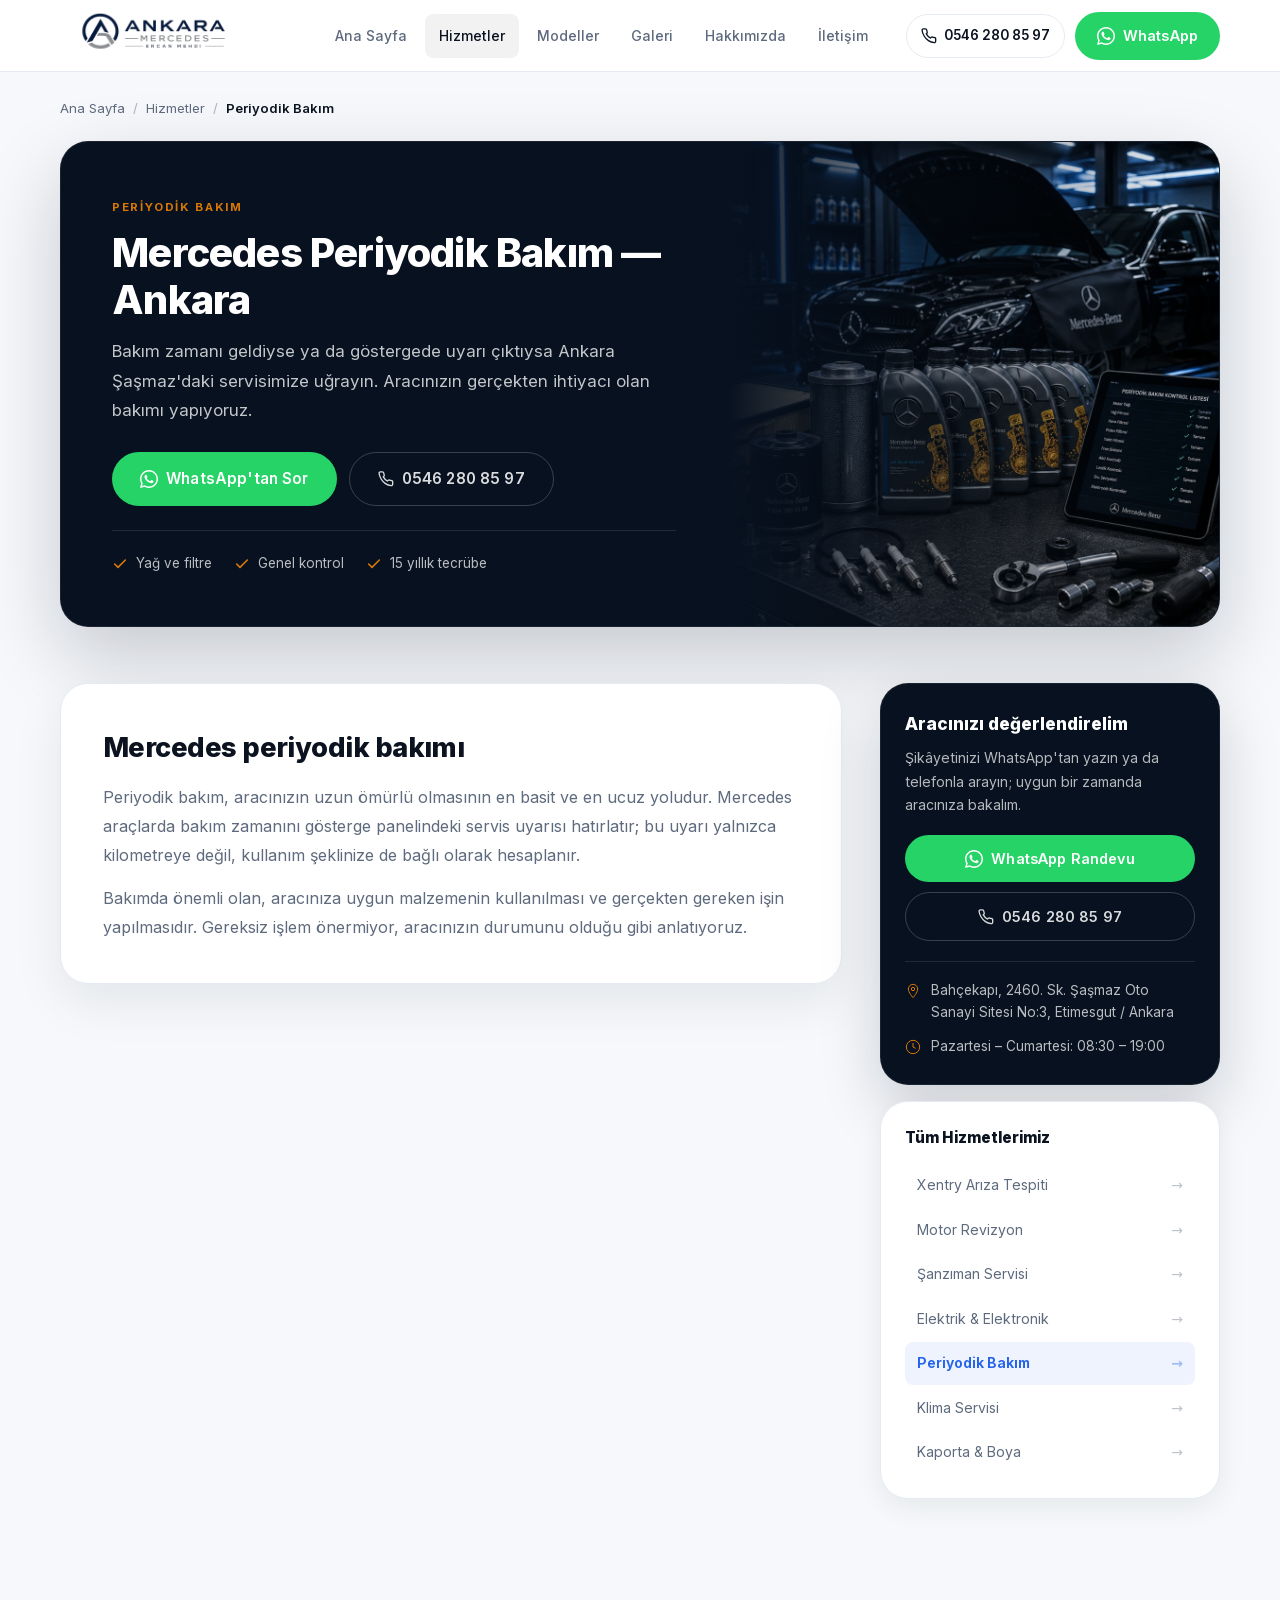
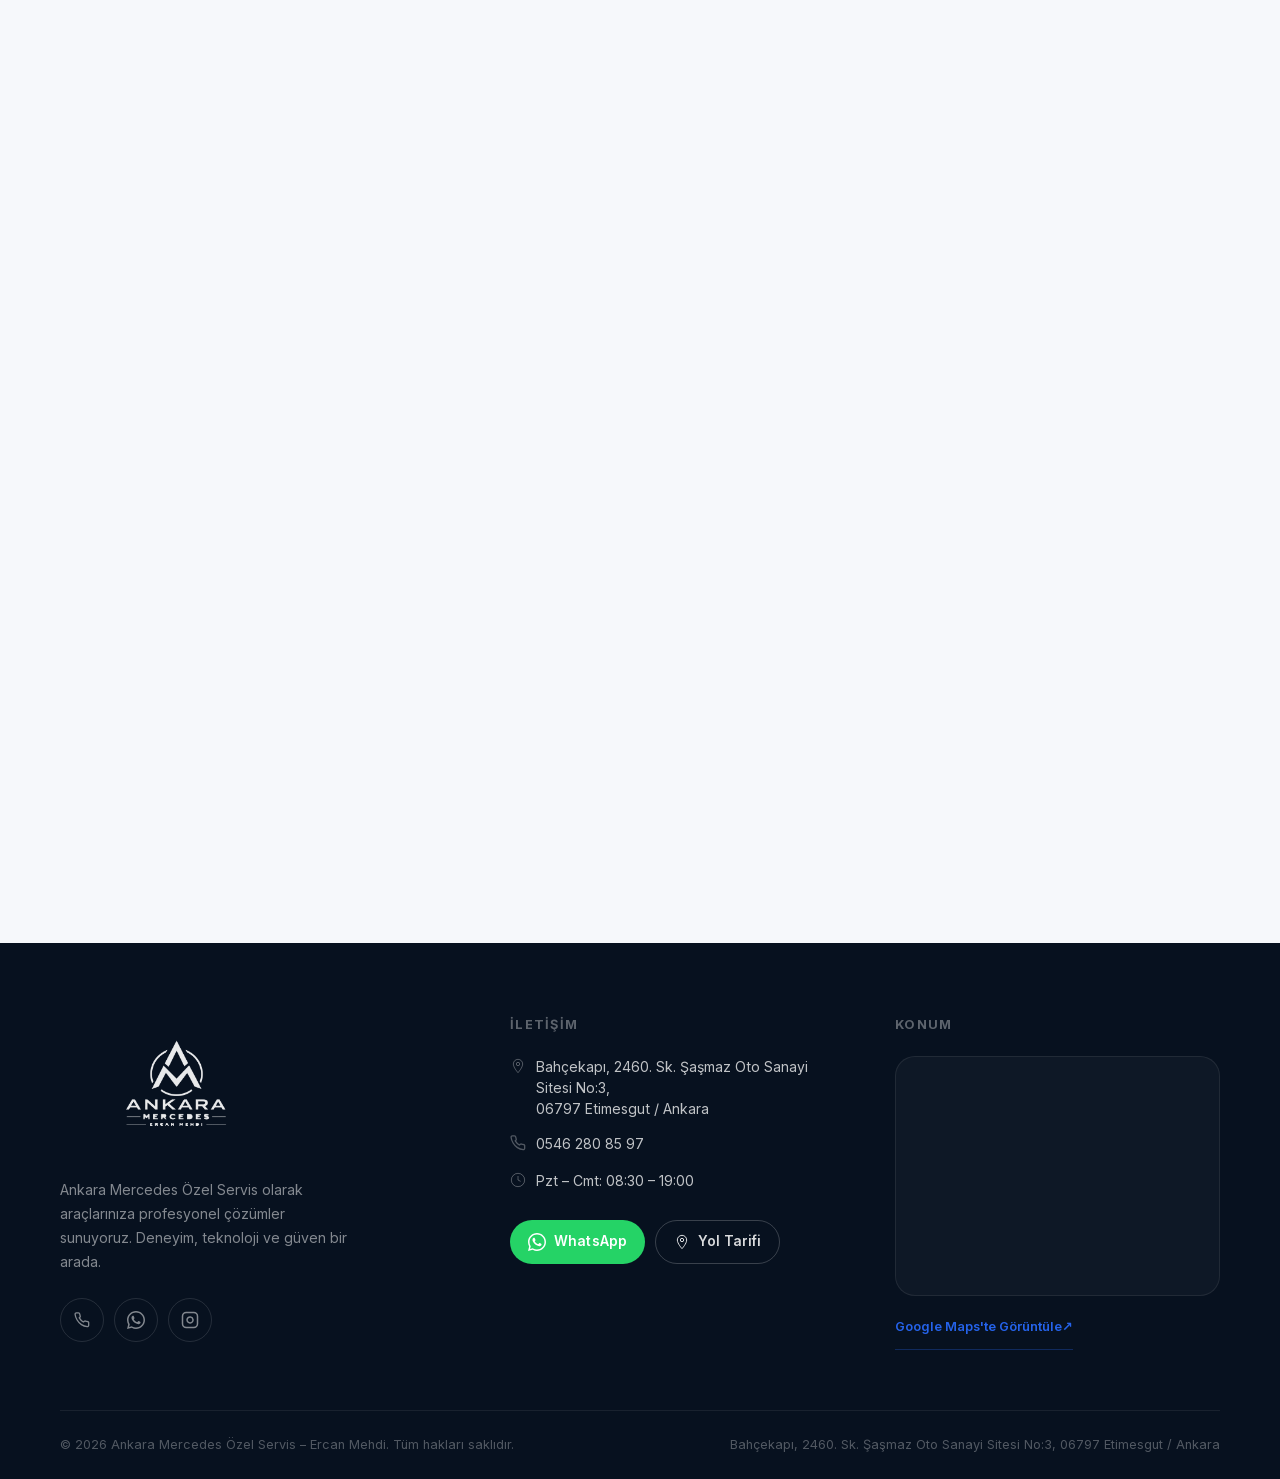
<file: hizmetler/mercedes-periyodik-bakim-ankara/index.html>
<!DOCTYPE html>
<html lang="tr">
<head>
  <meta charset="UTF-8">
  <meta name="viewport" content="width=device-width, initial-scale=1.0">
  <meta http-equiv="Content-Security-Policy" content="default-src 'self'; script-src 'self' https://static.cloudflareinsights.com; style-src 'self'; img-src 'self' data:; font-src 'self'; frame-src https://www.google.com https://maps.google.com; connect-src 'self' https://cloudflareinsights.com; object-src 'none'; base-uri 'self'; form-action 'self'; upgrade-insecure-requests">
  <meta name="referrer" content="strict-origin-when-cross-origin">
  <title>Mercedes Periyodik Bakım Ankara | Ercan Mehdi Özel Servis</title>
  <meta name="description" content="Ankara Şaşmaz&#x27;da Mercedes periyodik bakım hizmeti. Yağ, filtre ve genel kontroller. Ercan Mehdi Mercedes özel servis. Randevu için arayın.">
  <meta name="keywords" content="Mercedes periyodik bakım Ankara, Mercedes bakım Ankara, Mercedes yağ değişimi Ankara, Şaşmaz Mercedes servisi, Mercedes servis Ankara">
  <meta name="author" content="Ankara Mercedes Özel Servis – Ercan Mehdi">
  <meta name="robots" content="index, follow">
  <meta name="googlebot" content="index, follow">
  <link rel="canonical" href="https://ankaramercedes.com.tr/hizmetler/mercedes-periyodik-bakim-ankara/">

  <meta property="og:type" content="website">
  <meta property="og:url" content="https://ankaramercedes.com.tr/hizmetler/mercedes-periyodik-bakim-ankara/">
  <meta property="og:title" content="Mercedes Periyodik Bakım Ankara | Ercan Mehdi Özel Servis">
  <meta property="og:description" content="Ankara Şaşmaz&#x27;da Mercedes periyodik bakım hizmeti. Yağ, filtre ve genel kontroller. Ercan Mehdi Mercedes özel servis. Randevu için arayın.">
  <meta property="og:image" content="https://ankaramercedes.com.tr/assets/images/services/service-mercedes-periodic-maintenance.webp">
  <meta property="og:locale" content="tr_TR">
  <meta property="og:site_name" content="Ankara Mercedes Özel Servis">
  <meta name="twitter:card" content="summary_large_image">
  <meta name="twitter:title" content="Mercedes Periyodik Bakım Ankara | Ercan Mehdi Özel Servis">
  <meta name="twitter:description" content="Ankara Şaşmaz&#x27;da Mercedes periyodik bakım hizmeti. Yağ, filtre ve genel kontroller. Ercan Mehdi Mercedes özel servis. Randevu için arayın.">
  <meta name="twitter:image" content="https://ankaramercedes.com.tr/assets/images/services/service-mercedes-periodic-maintenance.webp">

  <link rel="manifest" href="/manifest.webmanifest">
  <meta name="theme-color" content="#07111f">
  <link rel="icon" href="/favicon.ico" sizes="48x48">
  <link rel="icon" type="image/svg+xml" href="/assets/icons/favicon-v2.svg">
  <link rel="icon" type="image/png" sizes="192x192" href="/assets/icons/icon-192-v2.png">
  <link rel="apple-touch-icon" href="/assets/icons/apple-touch-icon-v2.png">
  <link rel="preload" href="/assets/fonts/inter-latin.woff2" as="font" type="font/woff2" crossorigin>
  <link rel="preload" href="/assets/fonts/inter-latin-ext.woff2" as="font" type="font/woff2" crossorigin>
  <link rel="stylesheet" href="/css/style.css?v=7">

  <script type="application/ld+json">
{
  "@context": "https://schema.org",
  "@type": "Service",
  "@id": "https://ankaramercedes.com.tr/hizmetler/mercedes-periyodik-bakim-ankara/#service",
  "name": "Mercedes Periyodik Bakım",
  "serviceType": "Periyodik Bakım",
  "description": "Ankara Şaşmaz'da Mercedes periyodik bakım hizmeti. Yağ, filtre ve genel kontroller. Ercan Mehdi Mercedes özel servis. Randevu için arayın.",
  "url": "https://ankaramercedes.com.tr/hizmetler/mercedes-periyodik-bakim-ankara/",
  "image": "https://ankaramercedes.com.tr/assets/images/services/service-mercedes-periodic-maintenance.webp",
  "provider": {
    "@type": [
      "LocalBusiness",
      "AutoRepair"
    ],
    "@id": "https://ankaramercedes.com.tr/#business",
    "name": "Ankara Mercedes Özel Servis - Ercan Mehdi",
    "telephone": "+905462808597",
    "url": "https://ankaramercedes.com.tr",
    "address": {
      "@type": "PostalAddress",
      "streetAddress": "Bahçekapı, 2460. Sk. Şaşmaz Oto Sanayi Sitesi No:3",
      "addressLocality": "Etimesgut",
      "addressRegion": "Ankara",
      "postalCode": "06797",
      "addressCountry": "TR"
    },
    "geo": {
      "@type": "GeoCoordinates",
      "latitude": "39.944353",
      "longitude": "32.7061976"
    }
  },
  "areaServed": [
    {
      "@type": "City",
      "name": "Ankara"
    },
    {
      "@type": "AdministrativeArea",
      "name": "Etimesgut"
    },
    {
      "@type": "AdministrativeArea",
      "name": "Şaşmaz"
    }
  ],
  "brand": {
    "@type": "Brand",
    "name": "Mercedes-Benz"
  },
  "audience": {
    "@type": "Audience",
    "audienceType": "Mercedes-Benz araç sahipleri"
  }
}
  </script>
  <script type="application/ld+json">
{
  "@context": "https://schema.org",
  "@type": "BreadcrumbList",
  "itemListElement": [
    {
      "@type": "ListItem",
      "position": 1,
      "name": "Ana Sayfa",
      "item": "https://ankaramercedes.com.tr/"
    },
    {
      "@type": "ListItem",
      "position": 2,
      "name": "Hizmetler",
      "item": "https://ankaramercedes.com.tr/hizmetler/"
    },
    {
      "@type": "ListItem",
      "position": 3,
      "name": "Periyodik Bakım",
      "item": "https://ankaramercedes.com.tr/hizmetler/mercedes-periyodik-bakim-ankara/"
    }
  ]
}
  </script>
  <script type="application/ld+json">
{
  "@context": "https://schema.org",
  "@type": "FAQPage",
  "mainEntity": [
    {
      "@type": "Question",
      "name": "Mercedes periyodik bakım kaç kilometrede bir yapılmalı?",
      "acceptedAnswer": {
        "@type": "Answer",
        "text": "Mercedes-Benz araçlarda periyodik bakım genellikle yılda bir kez ya da ortalama 15.000-20.000 km'de bir önerilir; aracınızın servis göstergesi de bakım zamanını hatırlatır. Kullanım koşullarına ve modele göre bu aralık değişebilir."
      }
    },
    {
      "@type": "Question",
      "name": "Kilometrem az, yine de bakım yaptırmalı mıyım?",
      "acceptedAnswer": {
        "@type": "Answer",
        "text": "Yağ, kullanılmasa da zamanla özelliğini kaybeder. Bu yüzden kilometre az olsa bile yılda bir bakım genel olarak önerilir. Aracınızın durumu için bize danışabilirsiniz."
      }
    },
    {
      "@type": "Question",
      "name": "Bakımda hangi malzemeleri kullanıyorsunuz?",
      "acceptedAnswer": {
        "@type": "Answer",
        "text": "Aracınıza uygun malzeme kullanıyoruz. Ne kullanılacağını işlem öncesinde size söylüyoruz; sorularınız olursa memnuniyetle cevaplarız."
      }
    },
    {
      "@type": "Question",
      "name": "Randevu almam gerekiyor mu?",
      "acceptedAnswer": {
        "@type": "Answer",
        "text": "Randevu zorunlu değildir, ancak WhatsApp veya telefon üzerinden önceden randevu almanız bekleme sürenizi kısaltır ve aracınızla daha hızlı ilgilenmemizi sağlar."
      }
    }
  ]
}
  </script>
</head>
<body>

  <a href="#icerik" class="skip-link">İçeriğe atla</a>

  <header class="header" id="header">
    <div class="container">
      <div class="header__inner">

        <a href="/" class="header__logo" aria-label="Ankara Mercedes – Ana Sayfa">
          <img src="/assets/images/ankara-mercedes-logo-transparent.webp" alt="Ankara Mercedes – Ercan Mehdi Özel Servis" class="header__logo-img" width="180" height="40">
        </a>

        <nav class="header__nav" id="mainNav" aria-label="Ana Menü">
          <ul class="header__nav-list" role="list">
            <li><a href="/" class="header__nav-link">Ana Sayfa</a></li>
            <li><a href="/hizmetler/" class="header__nav-link active">Hizmetler</a></li>
            <li><a href="/#modeller" class="header__nav-link">Modeller</a></li>
            <li><a href="/#galeri" class="header__nav-link">Galeri</a></li>
            <li><a href="/hakkimizda/" class="header__nav-link">Hakkımızda</a></li>
            <li><a href="/iletisim/" class="header__nav-link">İletişim</a></li>
          </ul>
        </nav>

        <div class="header__actions">
          <a href="tel:+905462808597" class="header__phone" aria-label="Bizi Arayın: 0546 280 85 97">
            <svg width="16" height="16" viewBox="0 0 24 24" fill="none" stroke="currentColor" stroke-width="2" aria-hidden="true"><path d="M22 16.92v3a2 2 0 0 1-2.18 2 19.79 19.79 0 0 1-8.63-3.07A19.5 19.5 0 0 1 4.69 12a19.79 19.79 0 0 1-3.07-8.67A2 2 0 0 1 3.6 1.27h3a2 2 0 0 1 2 1.72c.127.96.361 1.903.7 2.81a2 2 0 0 1-.45 2.11L7.91 8.91a16 16 0 0 0 6.06 6.06l1.27-.91a2 2 0 0 1 2.11-.45c.907.339 1.85.573 2.81.7A2 2 0 0 1 22 16.92z"/></svg>
            0546 280 85 97
          </a>
          <a href="https://wa.me/905462808597?text=Merhaba%2C%20randevu%20almak%20istiyorum." class="btn btn--whatsapp" target="_blank" rel="noopener noreferrer" aria-label="WhatsApp ile randevu alın">
            <svg width="18" height="18" viewBox="0 0 24 24" fill="currentColor" aria-hidden="true"><path d="M17.472 14.382c-.297-.149-1.758-.867-2.03-.967-.273-.099-.471-.148-.67.15-.197.297-.767.966-.94 1.164-.173.199-.347.223-.644.075-.297-.15-1.255-.463-2.39-1.475-.883-.788-1.48-1.761-1.653-2.059-.173-.297-.018-.458.13-.606.134-.133.298-.347.446-.52.149-.174.198-.298.298-.497.099-.198.05-.371-.025-.52-.075-.149-.669-1.612-.916-2.207-.242-.579-.487-.5-.669-.51-.173-.008-.371-.01-.57-.01-.198 0-.52.074-.792.372-.272.297-1.04 1.016-1.04 2.479 0 1.462 1.065 2.875 1.213 3.074.149.198 2.096 3.2 5.077 4.487.709.306 1.262.489 1.694.625.712.227 1.36.195 1.871.118.571-.085 1.758-.719 2.006-1.413.248-.694.248-1.289.173-1.413-.074-.124-.272-.198-.57-.347z"/><path d="M12 0C5.373 0 0 5.373 0 12c0 2.122.555 4.112 1.524 5.84L.057 23.998l6.305-1.654A11.954 11.954 0 0 0 12 24c6.627 0 12-5.373 12-12S18.627 0 12 0zm0 22c-1.89 0-3.656-.518-5.176-1.42l-.371-.22-3.742.981.999-3.648-.242-.375A9.972 9.972 0 0 1 2 12C2 6.477 6.477 2 12 2s10 4.477 10 10-4.477 10-10 10z"/></svg>
            <span class="btn__label">WhatsApp</span>
          </a>
          <button class="header__hamburger" id="hamburger" aria-label="Menüyü aç" aria-expanded="false" aria-controls="mainNav">
            <span></span><span></span><span></span>
          </button>
        </div>

      </div>
    </div>
  </header>

  <nav class="crumb" aria-label="Sayfa yolu">
    <div class="container">
      <ol class="crumb__list">
        <li><a href="/">Ana Sayfa</a></li><li class="crumb__sep" aria-hidden="true">/</li><li><a href="/hizmetler/">Hizmetler</a></li><li class="crumb__sep" aria-hidden="true">/</li><li aria-current="page">Periyodik Bakım</li>
      </ol>
    </div>
  </nav>

  <main id="icerik">

    <section class="svc-hero" aria-labelledby="svc-title">
      <div class="container">
        <div class="svc-hero__card">
          <div class="svc-hero__content">
            <p class="svc-hero__eyebrow">PERİYODİK BAKIM</p>
            <h1 class="svc-hero__title" id="svc-title">Mercedes Periyodik Bakım — Ankara</h1>
            <p class="svc-hero__lead">Bakım zamanı geldiyse ya da göstergede uyarı çıktıysa Ankara Şaşmaz'daki servisimize uğrayın. Aracınızın gerçekten ihtiyacı olan bakımı yapıyoruz.</p>
            <div class="svc-hero__cta">
              <a href="https://wa.me/905462808597?text=Merhaba%2C%20Periyodik%20Bak%C4%B1m%20hakk%C4%B1nda%20bilgi%20almak%20istiyorum." class="btn btn--whatsapp btn--lg" target="_blank" rel="noopener noreferrer"><svg width="18" height="18" viewBox="0 0 24 24" fill="currentColor" aria-hidden="true"><path d="M17.472 14.382c-.297-.149-1.758-.867-2.03-.967-.273-.099-.471-.148-.67.15-.197.297-.767.966-.94 1.164-.173.199-.347.223-.644.075-.297-.15-1.255-.463-2.39-1.475-.883-.788-1.48-1.761-1.653-2.059-.173-.297-.018-.458.13-.606.134-.133.298-.347.446-.52.149-.174.198-.298.298-.497.099-.198.05-.371-.025-.52-.075-.149-.669-1.612-.916-2.207-.242-.579-.487-.5-.669-.51-.173-.008-.371-.01-.57-.01-.198 0-.52.074-.792.372-.272.297-1.04 1.016-1.04 2.479 0 1.462 1.065 2.875 1.213 3.074.149.198 2.096 3.2 5.077 4.487.709.306 1.262.489 1.694.625.712.227 1.36.195 1.871.118.571-.085 1.758-.719 2.006-1.413.248-.694.248-1.289.173-1.413-.074-.124-.272-.198-.57-.347z"/><path d="M12 0C5.373 0 0 5.373 0 12c0 2.122.555 4.112 1.524 5.84L.057 23.998l6.305-1.654A11.954 11.954 0 0 0 12 24c6.627 0 12-5.373 12-12S18.627 0 12 0zm0 22c-1.89 0-3.656-.518-5.176-1.42l-.371-.22-3.742.981.999-3.648-.242-.375A9.972 9.972 0 0 1 2 12C2 6.477 6.477 2 12 2s10 4.477 10 10-4.477 10-10 10z"/></svg> WhatsApp'tan Sor</a>
              <a href="tel:+905462808597" class="btn btn--outline-light btn--lg"><svg width="16" height="16" viewBox="0 0 24 24" fill="none" stroke="currentColor" stroke-width="2" aria-hidden="true"><path d="M22 16.92v3a2 2 0 0 1-2.18 2 19.79 19.79 0 0 1-8.63-3.07A19.5 19.5 0 0 1 4.69 12a19.79 19.79 0 0 1-3.07-8.67A2 2 0 0 1 3.6 1.27h3a2 2 0 0 1 2 1.72c.127.96.361 1.903.7 2.81a2 2 0 0 1-.45 2.11L7.91 8.91a16 16 0 0 0 6.06 6.06l1.27-.91a2 2 0 0 1 2.11-.45c.907.339 1.85.573 2.81.7A2 2 0 0 1 22 16.92z"/></svg> 0546 280 85 97</a>
            </div>
            <div class="svc-hero__meta"><span class="svc-hero__meta-item"><svg width="16" height="16" viewBox="0 0 24 24" fill="none" stroke="currentColor" stroke-width="2.4" stroke-linecap="round" stroke-linejoin="round" aria-hidden="true"><polyline points="20 6 9 17 4 12"/></svg>Yağ ve filtre</span><span class="svc-hero__meta-item"><svg width="16" height="16" viewBox="0 0 24 24" fill="none" stroke="currentColor" stroke-width="2.4" stroke-linecap="round" stroke-linejoin="round" aria-hidden="true"><polyline points="20 6 9 17 4 12"/></svg>Genel kontrol</span><span class="svc-hero__meta-item"><svg width="16" height="16" viewBox="0 0 24 24" fill="none" stroke="currentColor" stroke-width="2.4" stroke-linecap="round" stroke-linejoin="round" aria-hidden="true"><polyline points="20 6 9 17 4 12"/></svg>15 yıllık tecrübe</span></div>
          </div>
          <div class="svc-hero__media">
            <img src="/assets/images/services/service-mercedes-periodic-maintenance.webp" alt="Mercedes periyodik bakım — Ankara Şaşmaz özel servis" width="640" height="480" loading="eager" fetchpriority="high">
          </div>
        </div>
      </div>
    </section>

    <div class="container">
      <div class="svc-layout">
        <div class="svc-main">

          <article class="svc-block" data-reveal>
            <h2>Mercedes periyodik bakımı</h2>
            <p>Periyodik bakım, aracınızın uzun ömürlü olmasının en basit ve en ucuz yoludur. Mercedes araçlarda bakım zamanını gösterge panelindeki servis uyarısı hatırlatır; bu uyarı yalnızca kilometreye değil, kullanım şeklinize de bağlı olarak hesaplanır.</p><p>Bakımda önemli olan, aracınıza uygun malzemenin kullanılması ve gerçekten gereken işin yapılmasıdır. Gereksiz işlem önermiyor, aracınızın durumunu olduğu gibi anlatıyoruz.</p>
          </article>

          <article class="svc-block" data-reveal>
            <h2>Bakım zamanı gelmiş olabilir</h2>
            <p>Aşağıdaki belirtilerden biri ya da birkaçı varsa aracınızı kontrol ettirmenizde fayda var:</p>
            <div class="svc-symptoms"><div class="svc-symptom"><svg width="17" height="17" viewBox="0 0 24 24" fill="none" stroke="currentColor" stroke-width="2" stroke-linecap="round" aria-hidden="true"><path d="M12 9v4M12 17h.01"/><path d="M10.29 3.86 1.82 18a2 2 0 0 0 1.71 3h16.94a2 2 0 0 0 1.71-3L13.71 3.86a2 2 0 0 0-3.42 0z"/></svg><span>Göstergede servis uyarısı çıkıyor</span></div><div class="svc-symptom"><svg width="17" height="17" viewBox="0 0 24 24" fill="none" stroke="currentColor" stroke-width="2" stroke-linecap="round" aria-hidden="true"><path d="M12 9v4M12 17h.01"/><path d="M10.29 3.86 1.82 18a2 2 0 0 0 1.71 3h16.94a2 2 0 0 0 1.71-3L13.71 3.86a2 2 0 0 0-3.42 0z"/></svg><span>Son bakımın üzerinden bir yıldan fazla geçti</span></div><div class="svc-symptom"><svg width="17" height="17" viewBox="0 0 24 24" fill="none" stroke="currentColor" stroke-width="2" stroke-linecap="round" aria-hidden="true"><path d="M12 9v4M12 17h.01"/><path d="M10.29 3.86 1.82 18a2 2 0 0 0 1.71 3h16.94a2 2 0 0 0 1.71-3L13.71 3.86a2 2 0 0 0-3.42 0z"/></svg><span>Yakıt tüketiminde artış fark ettiniz</span></div><div class="svc-symptom"><svg width="17" height="17" viewBox="0 0 24 24" fill="none" stroke="currentColor" stroke-width="2" stroke-linecap="round" aria-hidden="true"><path d="M12 9v4M12 17h.01"/><path d="M10.29 3.86 1.82 18a2 2 0 0 0 1.71 3h16.94a2 2 0 0 0 1.71-3L13.71 3.86a2 2 0 0 0-3.42 0z"/></svg><span>Motor sesi sertleşti</span></div><div class="svc-symptom"><svg width="17" height="17" viewBox="0 0 24 24" fill="none" stroke="currentColor" stroke-width="2" stroke-linecap="round" aria-hidden="true"><path d="M12 9v4M12 17h.01"/><path d="M10.29 3.86 1.82 18a2 2 0 0 0 1.71 3h16.94a2 2 0 0 0 1.71-3L13.71 3.86a2 2 0 0 0-3.42 0z"/></svg><span>Klimadan koku geliyor</span></div><div class="svc-symptom"><svg width="17" height="17" viewBox="0 0 24 24" fill="none" stroke="currentColor" stroke-width="2" stroke-linecap="round" aria-hidden="true"><path d="M12 9v4M12 17h.01"/><path d="M10.29 3.86 1.82 18a2 2 0 0 0 1.71 3h16.94a2 2 0 0 0 1.71-3L13.71 3.86a2 2 0 0 0-3.42 0z"/></svg><span>Frende ses ya da his değişikliği var</span></div><div class="svc-symptom"><svg width="17" height="17" viewBox="0 0 24 24" fill="none" stroke="currentColor" stroke-width="2" stroke-linecap="round" aria-hidden="true"><path d="M12 9v4M12 17h.01"/><path d="M10.29 3.86 1.82 18a2 2 0 0 0 1.71 3h16.94a2 2 0 0 0 1.71-3L13.71 3.86a2 2 0 0 0-3.42 0z"/></svg><span>Araç uzun süre kullanılmadan bekledi</span></div><div class="svc-symptom"><svg width="17" height="17" viewBox="0 0 24 24" fill="none" stroke="currentColor" stroke-width="2" stroke-linecap="round" aria-hidden="true"><path d="M12 9v4M12 17h.01"/><path d="M10.29 3.86 1.82 18a2 2 0 0 0 1.71 3h16.94a2 2 0 0 0 1.71-3L13.71 3.86a2 2 0 0 0-3.42 0z"/></svg><span>Aracı yeni aldınız, geçmişini bilmiyorsunuz</span></div></div>
          </article>

          <article class="svc-block" data-reveal>
            <h2>Bakımda neler yapıyoruz?</h2>
            <ul class="svc-list" role="list"><li>Motor yağı ve yağ filtresi değişimi</li><li>Filtre kontrolleri ve değişimi</li><li>Fren sisteminin gözden geçirilmesi</li><li>Sıvı seviyelerinin kontrolü</li><li>Aracın genel durumunun değerlendirilmesi</li><li>Xentry ile kontrol ve servis göstergesi işlemleri</li></ul>
          </article>

          <article class="svc-block" data-reveal>
            <h2>Nasıl ilerliyoruz?</h2>
            <ol class="svc-steps" role="list"><li class="svc-step"><p class="svc-step__title">Bize ulaşın</p><p>WhatsApp&#x27;tan yazın ya da telefonla arayın. Randevu zorunlu değil, ama önceden haber verirseniz bekleme sürenizi kısaltırız.</p></li><li class="svc-step"><p class="svc-step__title">Aracınıza bakalım</p><p>Şikâyetinizi dinliyor, aracınızı yerinde inceliyoruz. Ankara Şaşmaz Oto Sanayi Sitesi&#x27;ndeyiz.</p></li><li class="svc-step"><p class="svc-step__title">Durumu birlikte konuşalım</p><p>Ne olduğunu ve ne yapılması gerektiğini anlaşılır bir dille anlatıyoruz. Onayınız olmadan işleme başlamıyoruz.</p></li><li class="svc-step"><p class="svc-step__title">İşlem ve teslim</p><p>Üzerinde anlaştığımız iş yapılır, aracınız kontrol edilerek teslim edilir.</p></li></ol>
          </article>

          <article class="svc-block" data-reveal>
            <h2>Mercedes bakım aralığı ne kadar olmalı?</h2>
            <p>Mercedes-Benz araçlarda periyodik bakım genellikle yılda bir kez ya da ortalama 15.000-20.000 km'de bir önerilir. Aracınızın servis göstergesi de bakım zamanını hatırlatır. Kullanım koşullarına ve modele göre bu aralık değişebilir.</p><p>Şehir içi kısa mesafe kullanımda motor daha çok yorulur; böyle kullanıyorsanız bakım aralığını biraz kısaltmak faydalı olur. Aracınızın bakım zamanı için bizimle iletişime geçebilirsiniz.</p>
          </article>

          <article class="svc-block" data-reveal>
            <h2>Sıkça Sorulan Sorular</h2>
            <div class="faq__list"><details class="faq__item">
              <summary class="faq__question">Mercedes periyodik bakım kaç kilometrede bir yapılmalı?<span class="faq__icon" aria-hidden="true"></span></summary>
              <p class="faq__answer">Mercedes-Benz araçlarda periyodik bakım genellikle yılda bir kez ya da ortalama 15.000-20.000 km&#x27;de bir önerilir; aracınızın servis göstergesi de bakım zamanını hatırlatır. Kullanım koşullarına ve modele göre bu aralık değişebilir.</p>
            </details><details class="faq__item">
              <summary class="faq__question">Kilometrem az, yine de bakım yaptırmalı mıyım?<span class="faq__icon" aria-hidden="true"></span></summary>
              <p class="faq__answer">Yağ, kullanılmasa da zamanla özelliğini kaybeder. Bu yüzden kilometre az olsa bile yılda bir bakım genel olarak önerilir. Aracınızın durumu için bize danışabilirsiniz.</p>
            </details><details class="faq__item">
              <summary class="faq__question">Bakımda hangi malzemeleri kullanıyorsunuz?<span class="faq__icon" aria-hidden="true"></span></summary>
              <p class="faq__answer">Aracınıza uygun malzeme kullanıyoruz. Ne kullanılacağını işlem öncesinde size söylüyoruz; sorularınız olursa memnuniyetle cevaplarız.</p>
            </details><details class="faq__item">
              <summary class="faq__question">Randevu almam gerekiyor mu?<span class="faq__icon" aria-hidden="true"></span></summary>
              <p class="faq__answer">Randevu zorunlu değildir, ancak WhatsApp veya telefon üzerinden önceden randevu almanız bekleme sürenizi kısaltır ve aracınızla daha hızlı ilgilenmemizi sağlar.</p>
            </details></div>
          </article>

          <section class="svc-cta" data-reveal aria-label="Randevu">
            <h2>Periyodik Bakım için Ankara Şaşmaz'dayız</h2>
            <p>Aracınızdaki şikâyeti WhatsApp'tan yazın ya da bizi arayın. Pazartesi–Cumartesi 08:30–19:00 arasında hizmetinizdeyiz.</p>
            <div class="svc-cta__btns">
              <a href="https://wa.me/905462808597?text=Merhaba%2C%20Periyodik%20Bak%C4%B1m%20hakk%C4%B1nda%20bilgi%20almak%20istiyorum." class="btn btn--whatsapp btn--lg" target="_blank" rel="noopener noreferrer"><svg width="18" height="18" viewBox="0 0 24 24" fill="currentColor" aria-hidden="true"><path d="M17.472 14.382c-.297-.149-1.758-.867-2.03-.967-.273-.099-.471-.148-.67.15-.197.297-.767.966-.94 1.164-.173.199-.347.223-.644.075-.297-.15-1.255-.463-2.39-1.475-.883-.788-1.48-1.761-1.653-2.059-.173-.297-.018-.458.13-.606.134-.133.298-.347.446-.52.149-.174.198-.298.298-.497.099-.198.05-.371-.025-.52-.075-.149-.669-1.612-.916-2.207-.242-.579-.487-.5-.669-.51-.173-.008-.371-.01-.57-.01-.198 0-.52.074-.792.372-.272.297-1.04 1.016-1.04 2.479 0 1.462 1.065 2.875 1.213 3.074.149.198 2.096 3.2 5.077 4.487.709.306 1.262.489 1.694.625.712.227 1.36.195 1.871.118.571-.085 1.758-.719 2.006-1.413.248-.694.248-1.289.173-1.413-.074-.124-.272-.198-.57-.347z"/><path d="M12 0C5.373 0 0 5.373 0 12c0 2.122.555 4.112 1.524 5.84L.057 23.998l6.305-1.654A11.954 11.954 0 0 0 12 24c6.627 0 12-5.373 12-12S18.627 0 12 0zm0 22c-1.89 0-3.656-.518-5.176-1.42l-.371-.22-3.742.981.999-3.648-.242-.375A9.972 9.972 0 0 1 2 12C2 6.477 6.477 2 12 2s10 4.477 10 10-4.477 10-10 10z"/></svg> WhatsApp Randevu</a>
              <a href="https://www.google.com/maps?cid=12600511751899810106" class="btn btn--outline-light btn--lg" target="_blank" rel="noopener noreferrer"><svg width="16" height="16" viewBox="0 0 24 24" fill="none" stroke="currentColor" stroke-width="1.5" aria-hidden="true"><path d="M12 2C8.13 2 5 5.13 5 9c0 5.25 7 13 7 13s7-7.75 7-13c0-3.87-3.13-7-7-7z"/><circle cx="12" cy="9" r="2.5"/></svg> Yol Tarifi</a>
            </div>
          </section>

          <section class="svc-block" data-reveal aria-labelledby="rel-title">
            <h2 id="rel-title">İlgili Hizmetlerimiz</h2>
            <div class="hub-grid">
            <a class="hub-card" href="/hizmetler/mercedes-xentry-ariza-tespiti-ankara/">
              <div class="hub-card__media">
                <img src="/assets/images/services/service-star-diagnosis.webp" alt="Mercedes Xentry arıza tespiti — Ankara Şaşmaz özel servis" loading="lazy" width="340" height="212">
              </div>
              <div class="hub-card__body">
                <h3 class="hub-card__title">Xentry Arıza Tespiti</h3>
                <p class="hub-card__desc">Mercedes&#x27;e özel Xentry cihazı ile arıza tespiti ve kodlama işlemleri.</p>
                <span class="hub-card__more">Detaylı bilgi <span aria-hidden="true">→</span></span>
              </div>
            </a>
            <a class="hub-card" href="/hizmetler/mercedes-motor-revizyon-ankara/">
              <div class="hub-card__media">
                <img src="/assets/images/services/service-mercedes-engine-revision.webp" alt="Mercedes motor revizyonu — Ankara Şaşmaz özel servis" loading="lazy" width="340" height="212">
              </div>
              <div class="hub-card__body">
                <h3 class="hub-card__title">Motor Revizyon</h3>
                <p class="hub-card__desc">Motor bakımı, onarımı ve revizyonu. Aracınızı görelim, durumu birlikte konuşalım.</p>
                <span class="hub-card__more">Detaylı bilgi <span aria-hidden="true">→</span></span>
              </div>
            </a>
            <a class="hub-card" href="/hizmetler/mercedes-klima-servisi-ankara/">
              <div class="hub-card__media">
                <img src="/assets/images/services/service-mercedes-ac-service.webp" alt="Mercedes klima servisi — Ankara Şaşmaz özel servis" loading="lazy" width="340" height="212">
              </div>
              <div class="hub-card__body">
                <h3 class="hub-card__title">Klima Servisi</h3>
                <p class="hub-card__desc">Klima bakımı, gaz dolumu ve soğutma şikâyetlerinin incelenmesi.</p>
                <span class="hub-card__more">Detaylı bilgi <span aria-hidden="true">→</span></span>
              </div>
            </a>
            </div>
          </section>
        </div>

        <aside class="svc-aside">
          <div class="svc-aside__card">
            <p class="svc-aside__title">Aracınızı değerlendirelim</p>
            <p class="svc-aside__desc">Şikâyetinizi WhatsApp'tan yazın ya da telefonla arayın; uygun bir zamanda aracınıza bakalım.</p>
            <div class="svc-aside__btns">
              <a href="https://wa.me/905462808597?text=Merhaba%2C%20randevu%20almak%20istiyorum." class="btn btn--whatsapp" target="_blank" rel="noopener noreferrer"><svg width="18" height="18" viewBox="0 0 24 24" fill="currentColor" aria-hidden="true"><path d="M17.472 14.382c-.297-.149-1.758-.867-2.03-.967-.273-.099-.471-.148-.67.15-.197.297-.767.966-.94 1.164-.173.199-.347.223-.644.075-.297-.15-1.255-.463-2.39-1.475-.883-.788-1.48-1.761-1.653-2.059-.173-.297-.018-.458.13-.606.134-.133.298-.347.446-.52.149-.174.198-.298.298-.497.099-.198.05-.371-.025-.52-.075-.149-.669-1.612-.916-2.207-.242-.579-.487-.5-.669-.51-.173-.008-.371-.01-.57-.01-.198 0-.52.074-.792.372-.272.297-1.04 1.016-1.04 2.479 0 1.462 1.065 2.875 1.213 3.074.149.198 2.096 3.2 5.077 4.487.709.306 1.262.489 1.694.625.712.227 1.36.195 1.871.118.571-.085 1.758-.719 2.006-1.413.248-.694.248-1.289.173-1.413-.074-.124-.272-.198-.57-.347z"/><path d="M12 0C5.373 0 0 5.373 0 12c0 2.122.555 4.112 1.524 5.84L.057 23.998l6.305-1.654A11.954 11.954 0 0 0 12 24c6.627 0 12-5.373 12-12S18.627 0 12 0zm0 22c-1.89 0-3.656-.518-5.176-1.42l-.371-.22-3.742.981.999-3.648-.242-.375A9.972 9.972 0 0 1 2 12C2 6.477 6.477 2 12 2s10 4.477 10 10-4.477 10-10 10z"/></svg> WhatsApp Randevu</a>
              <a href="tel:+905462808597" class="btn btn--outline-light"><svg width="16" height="16" viewBox="0 0 24 24" fill="none" stroke="currentColor" stroke-width="2" aria-hidden="true"><path d="M22 16.92v3a2 2 0 0 1-2.18 2 19.79 19.79 0 0 1-8.63-3.07A19.5 19.5 0 0 1 4.69 12a19.79 19.79 0 0 1-3.07-8.67A2 2 0 0 1 3.6 1.27h3a2 2 0 0 1 2 1.72c.127.96.361 1.903.7 2.81a2 2 0 0 1-.45 2.11L7.91 8.91a16 16 0 0 0 6.06 6.06l1.27-.91a2 2 0 0 1 2.11-.45c.907.339 1.85.573 2.81.7A2 2 0 0 1 22 16.92z"/></svg> 0546 280 85 97</a>
            </div>
            <ul class="svc-aside__info" role="list">
              <li><svg width="16" height="16" viewBox="0 0 24 24" fill="none" stroke="currentColor" stroke-width="1.5" aria-hidden="true"><path d="M12 2C8.13 2 5 5.13 5 9c0 5.25 7 13 7 13s7-7.75 7-13c0-3.87-3.13-7-7-7z"/><circle cx="12" cy="9" r="2.5"/></svg><span>Bahçekapı, 2460. Sk. Şaşmaz Oto Sanayi Sitesi No:3, Etimesgut / Ankara</span></li>
              <li><svg width="16" height="16" viewBox="0 0 24 24" fill="none" stroke="currentColor" stroke-width="1.5" aria-hidden="true"><circle cx="12" cy="12" r="10"/><polyline points="12,6 12,12 16,14"/></svg><span>Pazartesi – Cumartesi: 08:30 – 19:00</span></li>
            </ul>
          </div>

          <nav class="svc-aside__links" aria-label="Diğer hizmetler">
            <h2>Tüm Hizmetlerimiz</h2>
            <ul role="list">
              <li><a href="/hizmetler/mercedes-xentry-ariza-tespiti-ankara/">Xentry Arıza Tespiti</a></li><li><a href="/hizmetler/mercedes-motor-revizyon-ankara/">Motor Revizyon</a></li><li><a href="/hizmetler/mercedes-sanziman-servisi-ankara/">Şanzıman Servisi</a></li><li><a href="/hizmetler/mercedes-elektrik-elektronik-ankara/">Elektrik &amp; Elektronik</a></li><li><a href="/hizmetler/mercedes-periyodik-bakim-ankara/" aria-current="page">Periyodik Bakım</a></li><li><a href="/hizmetler/mercedes-klima-servisi-ankara/">Klima Servisi</a></li><li><a href="/hizmetler/mercedes-kaporta-boya-ankara/">Kaporta &amp; Boya</a></li>
            </ul>
          </nav>
        </aside>
      </div>
    </div>

  </main>

  <footer class="footer" id="iletisim" aria-label="İletişim Bilgileri ve Footer">
    <div class="container">
      <div class="footer__grid">

        <div class="footer__brand">
          <a href="/" class="footer__logo" aria-label="Ankara Mercedes – Ercan Mehdi">
            <span class="footer__logo-wrap">
              <img src="/assets/images/ankara-mercedes-footer-logo.webp" alt="Ankara Mercedes – Ercan Mehdi Özel Servis" class="footer__logo-img" width="180" height="44">
            </span>
          </a>
          <p class="footer__desc">Ankara Mercedes Özel Servis olarak araçlarınıza profesyonel çözümler sunuyoruz. Deneyim, teknoloji ve güven bir arada.</p>
          <div class="footer__social">
            <a href="tel:+905462808597" class="footer__social-link" aria-label="Bizi arayın: 0546 280 85 97"><svg width="16" height="16" viewBox="0 0 24 24" fill="none" stroke="currentColor" stroke-width="2" aria-hidden="true"><path d="M22 16.92v3a2 2 0 0 1-2.18 2 19.79 19.79 0 0 1-8.63-3.07A19.5 19.5 0 0 1 4.69 12a19.79 19.79 0 0 1-3.07-8.67A2 2 0 0 1 3.6 1.27h3a2 2 0 0 1 2 1.72c.127.96.361 1.903.7 2.81a2 2 0 0 1-.45 2.11L7.91 8.91a16 16 0 0 0 6.06 6.06l1.27-.91a2 2 0 0 1 2.11-.45c.907.339 1.85.573 2.81.7A2 2 0 0 1 22 16.92z"/></svg></a>
            <a href="https://wa.me/905462808597" class="footer__social-link" aria-label="WhatsApp hattımız" target="_blank" rel="noopener noreferrer"><svg width="18" height="18" viewBox="0 0 24 24" fill="currentColor" aria-hidden="true"><path d="M17.472 14.382c-.297-.149-1.758-.867-2.03-.967-.273-.099-.471-.148-.67.15-.197.297-.767.966-.94 1.164-.173.199-.347.223-.644.075-.297-.15-1.255-.463-2.39-1.475-.883-.788-1.48-1.761-1.653-2.059-.173-.297-.018-.458.13-.606.134-.133.298-.347.446-.52.149-.174.198-.298.298-.497.099-.198.05-.371-.025-.52-.075-.149-.669-1.612-.916-2.207-.242-.579-.487-.5-.669-.51-.173-.008-.371-.01-.57-.01-.198 0-.52.074-.792.372-.272.297-1.04 1.016-1.04 2.479 0 1.462 1.065 2.875 1.213 3.074.149.198 2.096 3.2 5.077 4.487.709.306 1.262.489 1.694.625.712.227 1.36.195 1.871.118.571-.085 1.758-.719 2.006-1.413.248-.694.248-1.289.173-1.413-.074-.124-.272-.198-.57-.347z"/><path d="M12 0C5.373 0 0 5.373 0 12c0 2.122.555 4.112 1.524 5.84L.057 23.998l6.305-1.654A11.954 11.954 0 0 0 12 24c6.627 0 12-5.373 12-12S18.627 0 12 0zm0 22c-1.89 0-3.656-.518-5.176-1.42l-.371-.22-3.742.981.999-3.648-.242-.375A9.972 9.972 0 0 1 2 12C2 6.477 6.477 2 12 2s10 4.477 10 10-4.477 10-10 10z"/></svg></a>
            <a href="https://www.instagram.com/ankara.mercedes" class="footer__social-link" aria-label="Instagram hesabımız" target="_blank" rel="noopener noreferrer"><svg width="18" height="18" viewBox="0 0 24 24" fill="none" stroke="currentColor" stroke-width="2" aria-hidden="true"><rect x="2" y="2" width="20" height="20" rx="5" ry="5"/><path d="M16 11.37A4 4 0 1 1 12.63 8 4 4 0 0 1 16 11.37z"/><line x1="17.5" y1="6.5" x2="17.51" y2="6.5"/></svg></a>
          </div>
        </div>

        <div class="footer__contact">
          <h3 class="footer__heading">İletişim</h3>
          <ul class="footer__info" role="list">
            <li><svg width="16" height="16" viewBox="0 0 24 24" fill="none" stroke="currentColor" stroke-width="1.5" aria-hidden="true"><path d="M12 2C8.13 2 5 5.13 5 9c0 5.25 7 13 7 13s7-7.75 7-13c0-3.87-3.13-7-7-7z"/><circle cx="12" cy="9" r="2.5"/></svg><address>Bahçekapı, 2460. Sk. Şaşmaz Oto Sanayi Sitesi No:3,<br>06797 Etimesgut / Ankara</address></li>
            <li><svg width="16" height="16" viewBox="0 0 24 24" fill="none" stroke="currentColor" stroke-width="2" aria-hidden="true"><path d="M22 16.92v3a2 2 0 0 1-2.18 2 19.79 19.79 0 0 1-8.63-3.07A19.5 19.5 0 0 1 4.69 12a19.79 19.79 0 0 1-3.07-8.67A2 2 0 0 1 3.6 1.27h3a2 2 0 0 1 2 1.72c.127.96.361 1.903.7 2.81a2 2 0 0 1-.45 2.11L7.91 8.91a16 16 0 0 0 6.06 6.06l1.27-.91a2 2 0 0 1 2.11-.45c.907.339 1.85.573 2.81.7A2 2 0 0 1 22 16.92z"/></svg><a href="tel:+905462808597">0546 280 85 97</a></li>
            <li><svg width="16" height="16" viewBox="0 0 24 24" fill="none" stroke="currentColor" stroke-width="1.5" aria-hidden="true"><circle cx="12" cy="12" r="10"/><polyline points="12,6 12,12 16,14"/></svg><span>Pzt – Cmt: 08:30 – 19:00</span></li>
          </ul>
          <div class="footer__btns">
            <a href="https://wa.me/905462808597?text=Merhaba%2C%20randevu%20almak%20istiyorum." class="btn btn--whatsapp btn--sm" target="_blank" rel="noopener noreferrer"><svg width="18" height="18" viewBox="0 0 24 24" fill="currentColor" aria-hidden="true"><path d="M17.472 14.382c-.297-.149-1.758-.867-2.03-.967-.273-.099-.471-.148-.67.15-.197.297-.767.966-.94 1.164-.173.199-.347.223-.644.075-.297-.15-1.255-.463-2.39-1.475-.883-.788-1.48-1.761-1.653-2.059-.173-.297-.018-.458.13-.606.134-.133.298-.347.446-.52.149-.174.198-.298.298-.497.099-.198.05-.371-.025-.52-.075-.149-.669-1.612-.916-2.207-.242-.579-.487-.5-.669-.51-.173-.008-.371-.01-.57-.01-.198 0-.52.074-.792.372-.272.297-1.04 1.016-1.04 2.479 0 1.462 1.065 2.875 1.213 3.074.149.198 2.096 3.2 5.077 4.487.709.306 1.262.489 1.694.625.712.227 1.36.195 1.871.118.571-.085 1.758-.719 2.006-1.413.248-.694.248-1.289.173-1.413-.074-.124-.272-.198-.57-.347z"/><path d="M12 0C5.373 0 0 5.373 0 12c0 2.122.555 4.112 1.524 5.84L.057 23.998l6.305-1.654A11.954 11.954 0 0 0 12 24c6.627 0 12-5.373 12-12S18.627 0 12 0zm0 22c-1.89 0-3.656-.518-5.176-1.42l-.371-.22-3.742.981.999-3.648-.242-.375A9.972 9.972 0 0 1 2 12C2 6.477 6.477 2 12 2s10 4.477 10 10-4.477 10-10 10z"/></svg> WhatsApp</a>
            <a href="https://www.google.com/maps?cid=12600511751899810106" class="btn btn--outline-light btn--sm" target="_blank" rel="noopener noreferrer"><svg width="16" height="16" viewBox="0 0 24 24" fill="none" stroke="currentColor" stroke-width="1.5" aria-hidden="true"><path d="M12 2C8.13 2 5 5.13 5 9c0 5.25 7 13 7 13s7-7.75 7-13c0-3.87-3.13-7-7-7z"/><circle cx="12" cy="9" r="2.5"/></svg> Yol Tarifi</a>
          </div>
        </div>

        <div class="footer__map-col">
          <h3 class="footer__heading">Konum</h3>
          <div class="footer__map-preview">
            <iframe
              src="https://www.google.com/maps?q=Ankara+Mercedes+%C3%96zel+Servis+-+Ercan+Mehdi&amp;ll=39.944353,32.7061976&amp;z=17&amp;output=embed"
              title="Ankara Mercedes – Ercan Mehdi Google Maps konumu"
              loading="lazy"
              referrerpolicy="no-referrer-when-downgrade"
              allowfullscreen>
            </iframe>
          </div>
          <a href="https://www.google.com/maps?cid=12600511751899810106" class="footer__map-link" target="_blank" rel="noopener noreferrer">
            Google Maps'te Görüntüle <span aria-hidden="true">↗</span>
          </a>
        </div>

      </div>
      <div class="footer__bottom">
        <p>© 2026 Ankara Mercedes Özel Servis – Ercan Mehdi. Tüm hakları saklıdır.</p>
        <p class="footer__bottom-loc">Bahçekapı, 2460. Sk. Şaşmaz Oto Sanayi Sitesi No:3, 06797 Etimesgut / Ankara</p>
      </div>
    </div>
  </footer>

  <a href="https://wa.me/905462808597?text=Merhaba%2C%20randevu%20almak%20istiyorum."
     class="floating-whatsapp"
     target="_blank"
     rel="noopener noreferrer"
     aria-label="WhatsApp ile servis randevusu alın">
    <svg width="24" height="24" viewBox="0 0 24 24" fill="currentColor" aria-hidden="true"><path d="M17.472 14.382c-.297-.149-1.758-.867-2.03-.967-.273-.099-.471-.148-.67.15-.197.297-.767.966-.94 1.164-.173.199-.347.223-.644.075-.297-.15-1.255-.463-2.39-1.475-.883-.788-1.48-1.761-1.653-2.059-.173-.297-.018-.458.13-.606.134-.133.298-.347.446-.52.149-.174.198-.298.298-.497.099-.198.05-.371-.025-.52-.075-.149-.669-1.612-.916-2.207-.242-.579-.487-.5-.669-.51-.173-.008-.371-.01-.57-.01-.198 0-.52.074-.792.372-.272.297-1.04 1.016-1.04 2.479 0 1.462 1.065 2.875 1.213 3.074.149.198 2.096 3.2 5.077 4.487.709.306 1.262.489 1.694.625.712.227 1.36.195 1.871.118.571-.085 1.758-.719 2.006-1.413.248-.694.248-1.289.173-1.413-.074-.124-.272-.198-.57-.347z"/><path d="M12 0C5.373 0 0 5.373 0 12c0 2.122.555 4.112 1.524 5.84L.057 23.998l6.305-1.654A11.954 11.954 0 0 0 12 24c6.627 0 12-5.373 12-12S18.627 0 12 0zm0 22c-1.89 0-3.656-.518-5.176-1.42l-.371-.22-3.742.981.999-3.648-.242-.375A9.972 9.972 0 0 1 2 12C2 6.477 6.477 2 12 2s10 4.477 10 10-4.477 10-10 10z"/></svg>
  </a>

  <script src="/js/main.js"></script>
</body>
</html>
</file>
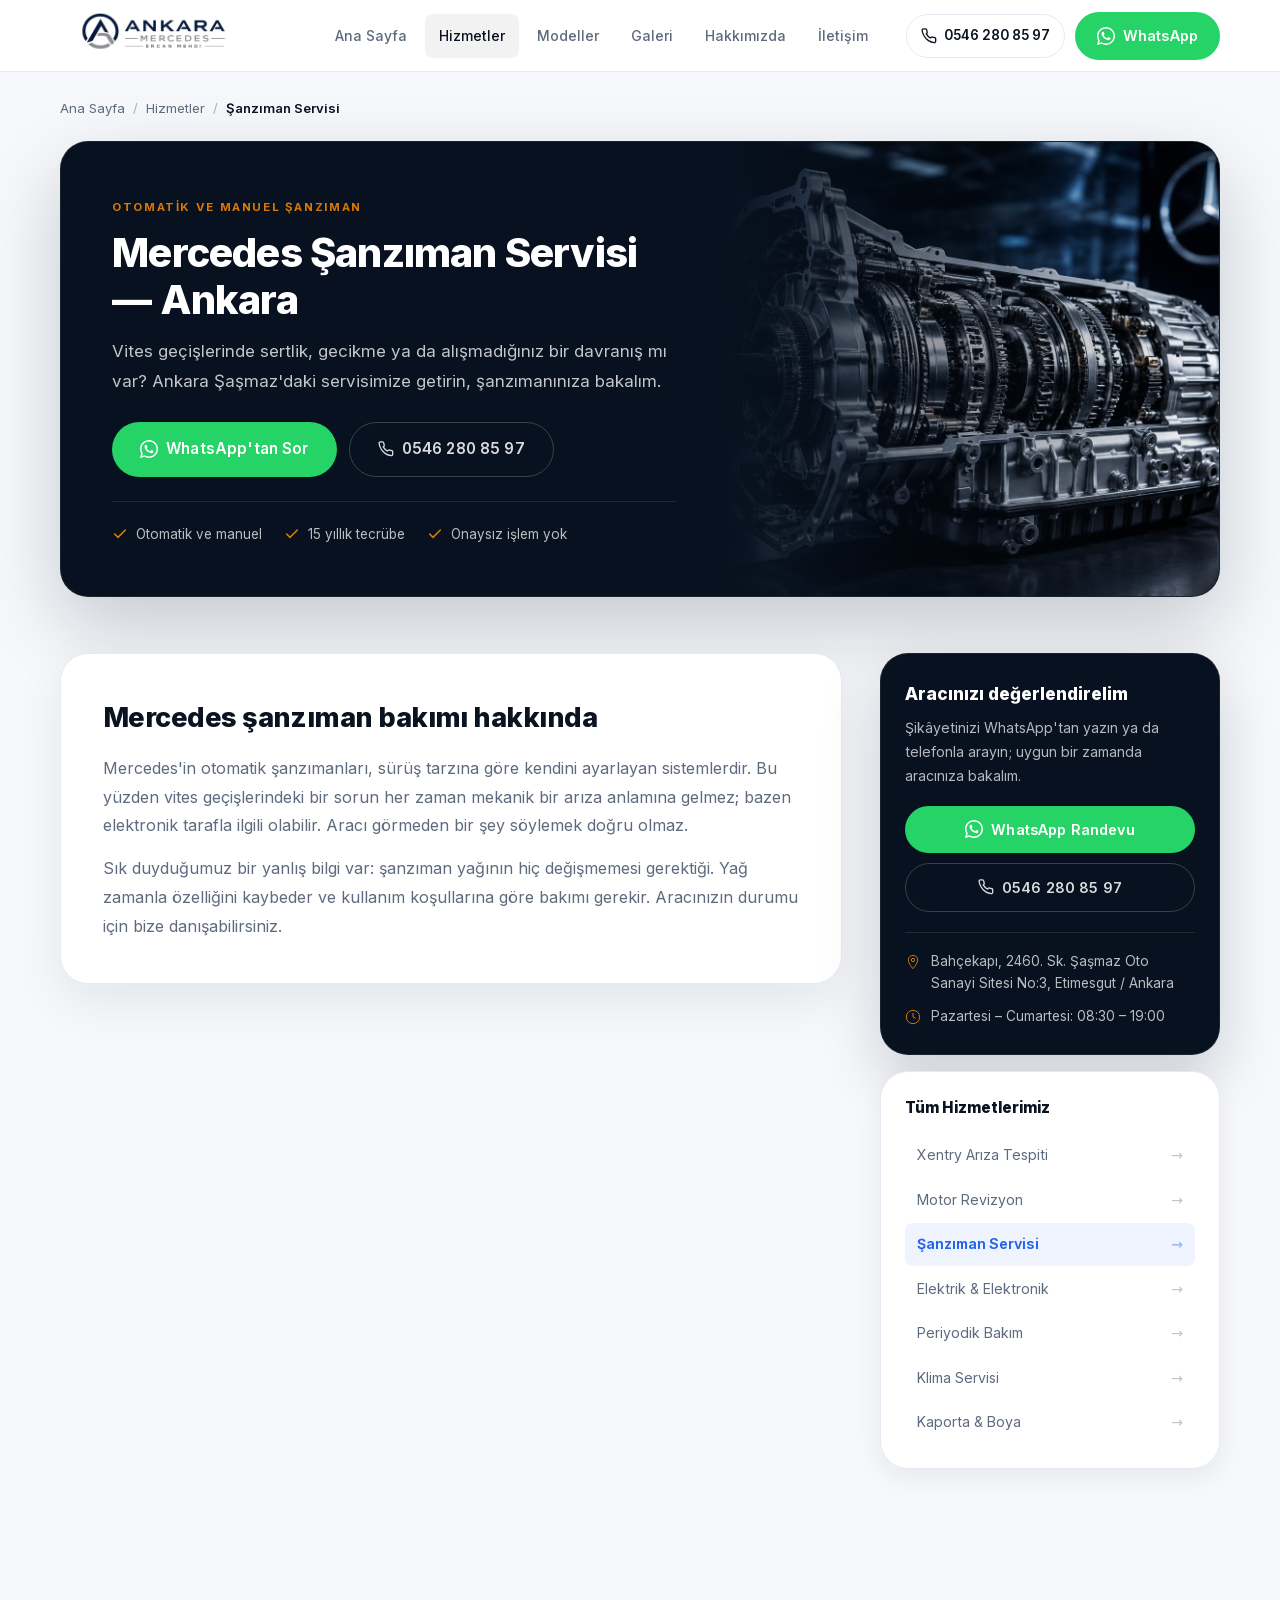
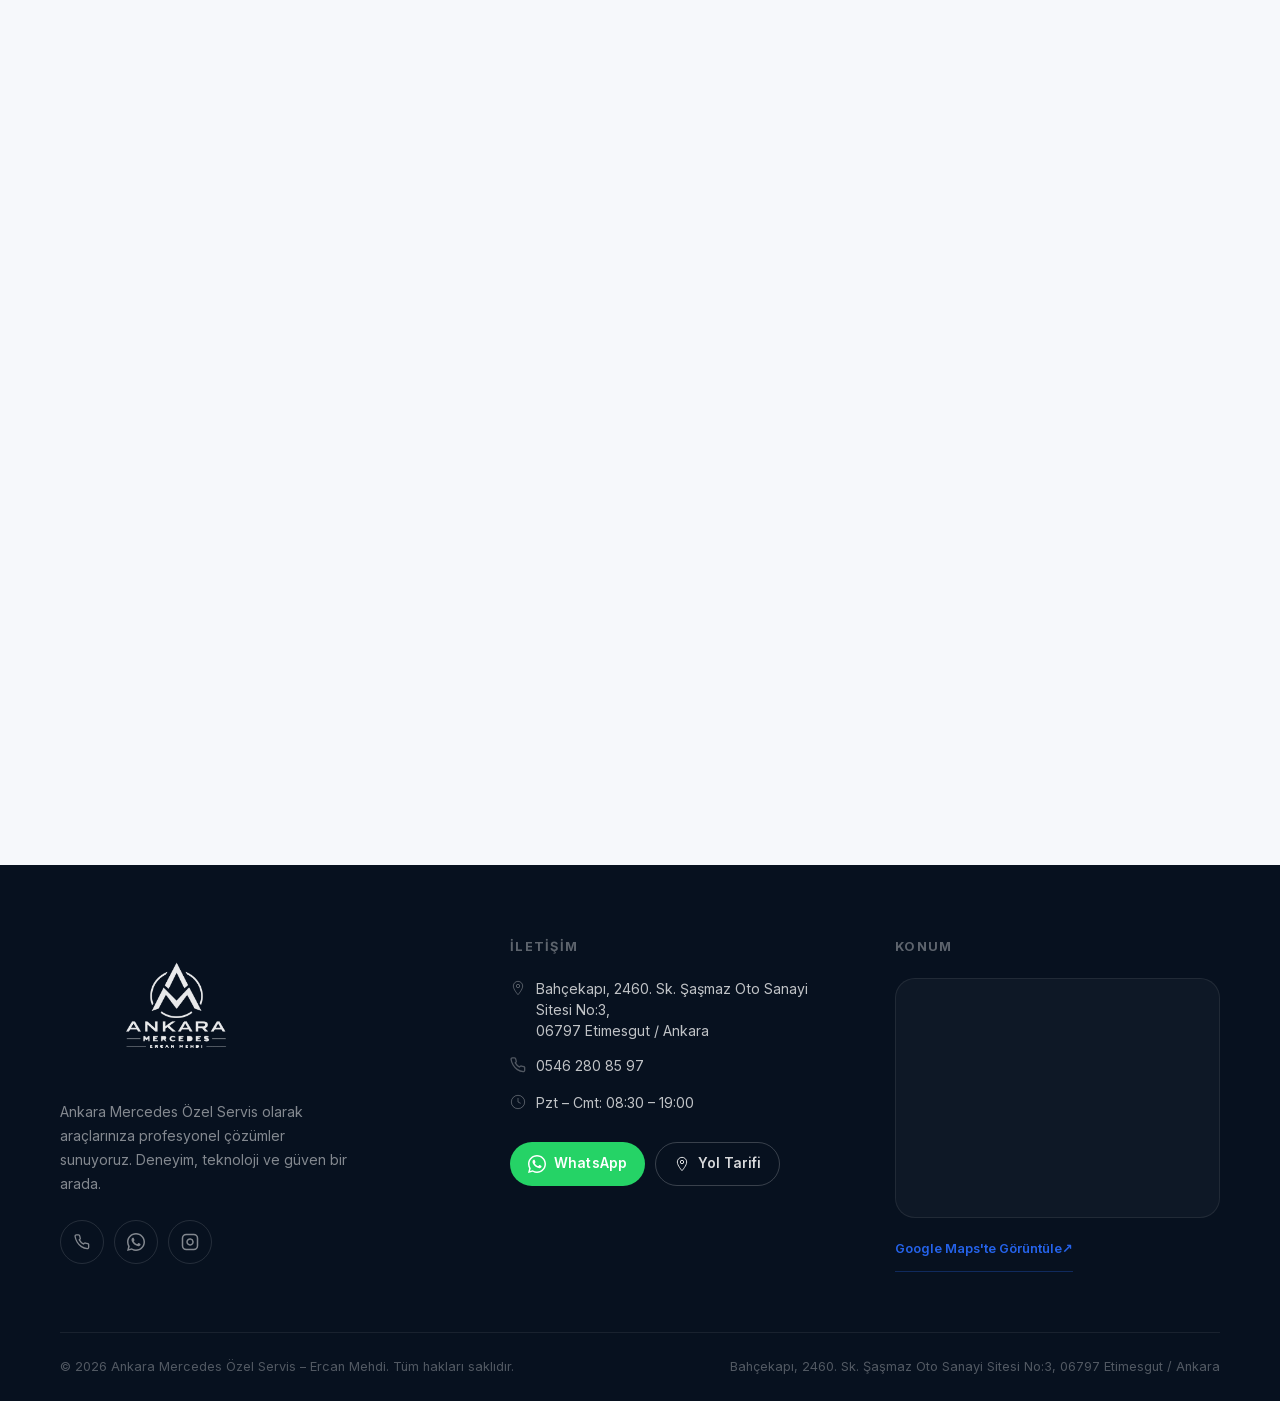
<file: hizmetler/mercedes-sanziman-servisi-ankara/index.html>
<!DOCTYPE html>
<html lang="tr">
<head>
  <meta charset="UTF-8">
  <meta name="viewport" content="width=device-width, initial-scale=1.0">
  <meta http-equiv="Content-Security-Policy" content="default-src 'self'; script-src 'self' https://static.cloudflareinsights.com; style-src 'self'; img-src 'self' data:; font-src 'self'; frame-src https://www.google.com https://maps.google.com; connect-src 'self' https://cloudflareinsights.com; object-src 'none'; base-uri 'self'; form-action 'self'; upgrade-insecure-requests">
  <meta name="referrer" content="strict-origin-when-cross-origin">
  <title>Mercedes Şanzıman Servisi Ankara | Ercan Mehdi Özel Servis</title>
  <meta name="description" content="Ankara Şaşmaz&#x27;da Mercedes otomatik ve manuel şanzıman bakım ve onarımı. Ercan Mehdi Mercedes özel servis. Vites sorununuz için uğrayın.">
  <meta name="keywords" content="Mercedes şanzıman servisi Ankara, Mercedes şanzıman tamiri Ankara, Mercedes vites sorunu Ankara, Şaşmaz Mercedes servisi">
  <meta name="author" content="Ankara Mercedes Özel Servis – Ercan Mehdi">
  <meta name="robots" content="index, follow">
  <meta name="googlebot" content="index, follow">
  <link rel="canonical" href="https://ankaramercedes.com.tr/hizmetler/mercedes-sanziman-servisi-ankara/">

  <meta property="og:type" content="website">
  <meta property="og:url" content="https://ankaramercedes.com.tr/hizmetler/mercedes-sanziman-servisi-ankara/">
  <meta property="og:title" content="Mercedes Şanzıman Servisi Ankara | Ercan Mehdi Özel Servis">
  <meta property="og:description" content="Ankara Şaşmaz&#x27;da Mercedes otomatik ve manuel şanzıman bakım ve onarımı. Ercan Mehdi Mercedes özel servis. Vites sorununuz için uğrayın.">
  <meta property="og:image" content="https://ankaramercedes.com.tr/assets/images/services/service-mercedes-transmission.webp">
  <meta property="og:locale" content="tr_TR">
  <meta property="og:site_name" content="Ankara Mercedes Özel Servis">
  <meta name="twitter:card" content="summary_large_image">
  <meta name="twitter:title" content="Mercedes Şanzıman Servisi Ankara | Ercan Mehdi Özel Servis">
  <meta name="twitter:description" content="Ankara Şaşmaz&#x27;da Mercedes otomatik ve manuel şanzıman bakım ve onarımı. Ercan Mehdi Mercedes özel servis. Vites sorununuz için uğrayın.">
  <meta name="twitter:image" content="https://ankaramercedes.com.tr/assets/images/services/service-mercedes-transmission.webp">

  <link rel="manifest" href="/manifest.webmanifest">
  <meta name="theme-color" content="#07111f">
  <link rel="icon" href="/favicon.ico" sizes="48x48">
  <link rel="icon" type="image/svg+xml" href="/assets/icons/favicon-v2.svg">
  <link rel="icon" type="image/png" sizes="192x192" href="/assets/icons/icon-192-v2.png">
  <link rel="apple-touch-icon" href="/assets/icons/apple-touch-icon-v2.png">
  <link rel="preload" href="/assets/fonts/inter-latin.woff2" as="font" type="font/woff2" crossorigin>
  <link rel="preload" href="/assets/fonts/inter-latin-ext.woff2" as="font" type="font/woff2" crossorigin>
  <link rel="stylesheet" href="/css/style.css?v=7">

  <script type="application/ld+json">
{
  "@context": "https://schema.org",
  "@type": "Service",
  "@id": "https://ankaramercedes.com.tr/hizmetler/mercedes-sanziman-servisi-ankara/#service",
  "name": "Mercedes Şanzıman Servisi",
  "serviceType": "Şanzıman Servisi",
  "description": "Ankara Şaşmaz'da Mercedes otomatik ve manuel şanzıman bakım ve onarımı. Ercan Mehdi Mercedes özel servis. Vites sorununuz için uğrayın.",
  "url": "https://ankaramercedes.com.tr/hizmetler/mercedes-sanziman-servisi-ankara/",
  "image": "https://ankaramercedes.com.tr/assets/images/services/service-mercedes-transmission.webp",
  "provider": {
    "@type": [
      "LocalBusiness",
      "AutoRepair"
    ],
    "@id": "https://ankaramercedes.com.tr/#business",
    "name": "Ankara Mercedes Özel Servis - Ercan Mehdi",
    "telephone": "+905462808597",
    "url": "https://ankaramercedes.com.tr",
    "address": {
      "@type": "PostalAddress",
      "streetAddress": "Bahçekapı, 2460. Sk. Şaşmaz Oto Sanayi Sitesi No:3",
      "addressLocality": "Etimesgut",
      "addressRegion": "Ankara",
      "postalCode": "06797",
      "addressCountry": "TR"
    },
    "geo": {
      "@type": "GeoCoordinates",
      "latitude": "39.944353",
      "longitude": "32.7061976"
    }
  },
  "areaServed": [
    {
      "@type": "City",
      "name": "Ankara"
    },
    {
      "@type": "AdministrativeArea",
      "name": "Etimesgut"
    },
    {
      "@type": "AdministrativeArea",
      "name": "Şaşmaz"
    }
  ],
  "brand": {
    "@type": "Brand",
    "name": "Mercedes-Benz"
  },
  "audience": {
    "@type": "Audience",
    "audienceType": "Mercedes-Benz araç sahipleri"
  }
}
  </script>
  <script type="application/ld+json">
{
  "@context": "https://schema.org",
  "@type": "BreadcrumbList",
  "itemListElement": [
    {
      "@type": "ListItem",
      "position": 1,
      "name": "Ana Sayfa",
      "item": "https://ankaramercedes.com.tr/"
    },
    {
      "@type": "ListItem",
      "position": 2,
      "name": "Hizmetler",
      "item": "https://ankaramercedes.com.tr/hizmetler/"
    },
    {
      "@type": "ListItem",
      "position": 3,
      "name": "Şanzıman Servisi",
      "item": "https://ankaramercedes.com.tr/hizmetler/mercedes-sanziman-servisi-ankara/"
    }
  ]
}
  </script>
  <script type="application/ld+json">
{
  "@context": "https://schema.org",
  "@type": "FAQPage",
  "mainEntity": [
    {
      "@type": "Question",
      "name": "Şanzıman yağı hiç değişmez deniyor, doğru mu?",
      "acceptedAnswer": {
        "@type": "Answer",
        "text": "Bu yaygın ama doğru olmayan bir bilgi. Yağ zamanla özelliğini kaybeder ve kullanım koşullarına göre bakım gerekebilir. Aracınızın durumu için bize danışabilirsiniz."
      }
    },
    {
      "@type": "Question",
      "name": "Vites vuruyor, şanzımanı komple değiştirmem mi gerekir?",
      "acceptedAnswer": {
        "@type": "Answer",
        "text": "Aracı görmeden böyle bir şey söylemek doğru olmaz. Vites geçişindeki sorunlar her zaman büyük bir arıza anlamına gelmez. Önce aracınıza bakalım, sonra konuşalım."
      }
    },
    {
      "@type": "Question",
      "name": "Aracım tek viteste kaldı, kullanabilir miyim?",
      "acceptedAnswer": {
        "@type": "Answer",
        "text": "Bu, aracın kendini koruma amaçlı verdiği bir uyarıdır. Aracı zorlamadan en kısa sürede kontrol ettirmenizi öneriyoruz. Bizi arayın, ne yapmanız gerektiğini konuşalım."
      }
    },
    {
      "@type": "Question",
      "name": "Neredesiniz, nasıl gelebilirim?",
      "acceptedAnswer": {
        "@type": "Answer",
        "text": "Bahçekapı, 2460. Sk. Şaşmaz Oto Sanayi Sitesi No:3, Etimesgut / Ankara adresindeyiz. Pazartesi–Cumartesi 08:30–19:00 arasında açığız."
      }
    }
  ]
}
  </script>
</head>
<body>

  <a href="#icerik" class="skip-link">İçeriğe atla</a>

  <header class="header" id="header">
    <div class="container">
      <div class="header__inner">

        <a href="/" class="header__logo" aria-label="Ankara Mercedes – Ana Sayfa">
          <img src="/assets/images/ankara-mercedes-logo-transparent.webp" alt="Ankara Mercedes – Ercan Mehdi Özel Servis" class="header__logo-img" width="180" height="40">
        </a>

        <nav class="header__nav" id="mainNav" aria-label="Ana Menü">
          <ul class="header__nav-list" role="list">
            <li><a href="/" class="header__nav-link">Ana Sayfa</a></li>
            <li><a href="/hizmetler/" class="header__nav-link active">Hizmetler</a></li>
            <li><a href="/#modeller" class="header__nav-link">Modeller</a></li>
            <li><a href="/#galeri" class="header__nav-link">Galeri</a></li>
            <li><a href="/hakkimizda/" class="header__nav-link">Hakkımızda</a></li>
            <li><a href="/iletisim/" class="header__nav-link">İletişim</a></li>
          </ul>
        </nav>

        <div class="header__actions">
          <a href="tel:+905462808597" class="header__phone" aria-label="Bizi Arayın: 0546 280 85 97">
            <svg width="16" height="16" viewBox="0 0 24 24" fill="none" stroke="currentColor" stroke-width="2" aria-hidden="true"><path d="M22 16.92v3a2 2 0 0 1-2.18 2 19.79 19.79 0 0 1-8.63-3.07A19.5 19.5 0 0 1 4.69 12a19.79 19.79 0 0 1-3.07-8.67A2 2 0 0 1 3.6 1.27h3a2 2 0 0 1 2 1.72c.127.96.361 1.903.7 2.81a2 2 0 0 1-.45 2.11L7.91 8.91a16 16 0 0 0 6.06 6.06l1.27-.91a2 2 0 0 1 2.11-.45c.907.339 1.85.573 2.81.7A2 2 0 0 1 22 16.92z"/></svg>
            0546 280 85 97
          </a>
          <a href="https://wa.me/905462808597?text=Merhaba%2C%20randevu%20almak%20istiyorum." class="btn btn--whatsapp" target="_blank" rel="noopener noreferrer" aria-label="WhatsApp ile randevu alın">
            <svg width="18" height="18" viewBox="0 0 24 24" fill="currentColor" aria-hidden="true"><path d="M17.472 14.382c-.297-.149-1.758-.867-2.03-.967-.273-.099-.471-.148-.67.15-.197.297-.767.966-.94 1.164-.173.199-.347.223-.644.075-.297-.15-1.255-.463-2.39-1.475-.883-.788-1.48-1.761-1.653-2.059-.173-.297-.018-.458.13-.606.134-.133.298-.347.446-.52.149-.174.198-.298.298-.497.099-.198.05-.371-.025-.52-.075-.149-.669-1.612-.916-2.207-.242-.579-.487-.5-.669-.51-.173-.008-.371-.01-.57-.01-.198 0-.52.074-.792.372-.272.297-1.04 1.016-1.04 2.479 0 1.462 1.065 2.875 1.213 3.074.149.198 2.096 3.2 5.077 4.487.709.306 1.262.489 1.694.625.712.227 1.36.195 1.871.118.571-.085 1.758-.719 2.006-1.413.248-.694.248-1.289.173-1.413-.074-.124-.272-.198-.57-.347z"/><path d="M12 0C5.373 0 0 5.373 0 12c0 2.122.555 4.112 1.524 5.84L.057 23.998l6.305-1.654A11.954 11.954 0 0 0 12 24c6.627 0 12-5.373 12-12S18.627 0 12 0zm0 22c-1.89 0-3.656-.518-5.176-1.42l-.371-.22-3.742.981.999-3.648-.242-.375A9.972 9.972 0 0 1 2 12C2 6.477 6.477 2 12 2s10 4.477 10 10-4.477 10-10 10z"/></svg>
            <span class="btn__label">WhatsApp</span>
          </a>
          <button class="header__hamburger" id="hamburger" aria-label="Menüyü aç" aria-expanded="false" aria-controls="mainNav">
            <span></span><span></span><span></span>
          </button>
        </div>

      </div>
    </div>
  </header>

  <nav class="crumb" aria-label="Sayfa yolu">
    <div class="container">
      <ol class="crumb__list">
        <li><a href="/">Ana Sayfa</a></li><li class="crumb__sep" aria-hidden="true">/</li><li><a href="/hizmetler/">Hizmetler</a></li><li class="crumb__sep" aria-hidden="true">/</li><li aria-current="page">Şanzıman Servisi</li>
      </ol>
    </div>
  </nav>

  <main id="icerik">

    <section class="svc-hero" aria-labelledby="svc-title">
      <div class="container">
        <div class="svc-hero__card">
          <div class="svc-hero__content">
            <p class="svc-hero__eyebrow">OTOMATİK VE MANUEL ŞANZIMAN</p>
            <h1 class="svc-hero__title" id="svc-title">Mercedes Şanzıman Servisi — Ankara</h1>
            <p class="svc-hero__lead">Vites geçişlerinde sertlik, gecikme ya da alışmadığınız bir davranış mı var? Ankara Şaşmaz'daki servisimize getirin, şanzımanınıza bakalım.</p>
            <div class="svc-hero__cta">
              <a href="https://wa.me/905462808597?text=Merhaba%2C%20%C5%9Eanz%C4%B1man%20Servisi%20hakk%C4%B1nda%20bilgi%20almak%20istiyorum." class="btn btn--whatsapp btn--lg" target="_blank" rel="noopener noreferrer"><svg width="18" height="18" viewBox="0 0 24 24" fill="currentColor" aria-hidden="true"><path d="M17.472 14.382c-.297-.149-1.758-.867-2.03-.967-.273-.099-.471-.148-.67.15-.197.297-.767.966-.94 1.164-.173.199-.347.223-.644.075-.297-.15-1.255-.463-2.39-1.475-.883-.788-1.48-1.761-1.653-2.059-.173-.297-.018-.458.13-.606.134-.133.298-.347.446-.52.149-.174.198-.298.298-.497.099-.198.05-.371-.025-.52-.075-.149-.669-1.612-.916-2.207-.242-.579-.487-.5-.669-.51-.173-.008-.371-.01-.57-.01-.198 0-.52.074-.792.372-.272.297-1.04 1.016-1.04 2.479 0 1.462 1.065 2.875 1.213 3.074.149.198 2.096 3.2 5.077 4.487.709.306 1.262.489 1.694.625.712.227 1.36.195 1.871.118.571-.085 1.758-.719 2.006-1.413.248-.694.248-1.289.173-1.413-.074-.124-.272-.198-.57-.347z"/><path d="M12 0C5.373 0 0 5.373 0 12c0 2.122.555 4.112 1.524 5.84L.057 23.998l6.305-1.654A11.954 11.954 0 0 0 12 24c6.627 0 12-5.373 12-12S18.627 0 12 0zm0 22c-1.89 0-3.656-.518-5.176-1.42l-.371-.22-3.742.981.999-3.648-.242-.375A9.972 9.972 0 0 1 2 12C2 6.477 6.477 2 12 2s10 4.477 10 10-4.477 10-10 10z"/></svg> WhatsApp'tan Sor</a>
              <a href="tel:+905462808597" class="btn btn--outline-light btn--lg"><svg width="16" height="16" viewBox="0 0 24 24" fill="none" stroke="currentColor" stroke-width="2" aria-hidden="true"><path d="M22 16.92v3a2 2 0 0 1-2.18 2 19.79 19.79 0 0 1-8.63-3.07A19.5 19.5 0 0 1 4.69 12a19.79 19.79 0 0 1-3.07-8.67A2 2 0 0 1 3.6 1.27h3a2 2 0 0 1 2 1.72c.127.96.361 1.903.7 2.81a2 2 0 0 1-.45 2.11L7.91 8.91a16 16 0 0 0 6.06 6.06l1.27-.91a2 2 0 0 1 2.11-.45c.907.339 1.85.573 2.81.7A2 2 0 0 1 22 16.92z"/></svg> 0546 280 85 97</a>
            </div>
            <div class="svc-hero__meta"><span class="svc-hero__meta-item"><svg width="16" height="16" viewBox="0 0 24 24" fill="none" stroke="currentColor" stroke-width="2.4" stroke-linecap="round" stroke-linejoin="round" aria-hidden="true"><polyline points="20 6 9 17 4 12"/></svg>Otomatik ve manuel</span><span class="svc-hero__meta-item"><svg width="16" height="16" viewBox="0 0 24 24" fill="none" stroke="currentColor" stroke-width="2.4" stroke-linecap="round" stroke-linejoin="round" aria-hidden="true"><polyline points="20 6 9 17 4 12"/></svg>15 yıllık tecrübe</span><span class="svc-hero__meta-item"><svg width="16" height="16" viewBox="0 0 24 24" fill="none" stroke="currentColor" stroke-width="2.4" stroke-linecap="round" stroke-linejoin="round" aria-hidden="true"><polyline points="20 6 9 17 4 12"/></svg>Onaysız işlem yok</span></div>
          </div>
          <div class="svc-hero__media">
            <img src="/assets/images/services/service-mercedes-transmission.webp" alt="Mercedes şanzıman servisi — Ankara Şaşmaz özel servis" width="640" height="480" loading="eager" fetchpriority="high">
          </div>
        </div>
      </div>
    </section>

    <div class="container">
      <div class="svc-layout">
        <div class="svc-main">

          <article class="svc-block" data-reveal>
            <h2>Mercedes şanzıman bakımı hakkında</h2>
            <p>Mercedes'in otomatik şanzımanları, sürüş tarzına göre kendini ayarlayan sistemlerdir. Bu yüzden vites geçişlerindeki bir sorun her zaman mekanik bir arıza anlamına gelmez; bazen elektronik tarafla ilgili olabilir. Aracı görmeden bir şey söylemek doğru olmaz.</p><p>Sık duyduğumuz bir yanlış bilgi var: şanzıman yağının hiç değişmemesi gerektiği. Yağ zamanla özelliğini kaybeder ve kullanım koşullarına göre bakımı gerekir. Aracınızın durumu için bize danışabilirsiniz.</p>
          </article>

          <article class="svc-block" data-reveal>
            <h2>Aracınızda bunlardan biri var mı?</h2>
            <p>Aşağıdaki belirtilerden biri ya da birkaçı varsa aracınızı kontrol ettirmenizde fayda var:</p>
            <div class="svc-symptoms"><div class="svc-symptom"><svg width="17" height="17" viewBox="0 0 24 24" fill="none" stroke="currentColor" stroke-width="2" stroke-linecap="round" aria-hidden="true"><path d="M12 9v4M12 17h.01"/><path d="M10.29 3.86 1.82 18a2 2 0 0 0 1.71 3h16.94a2 2 0 0 0 1.71-3L13.71 3.86a2 2 0 0 0-3.42 0z"/></svg><span>Vites geçişlerinde sertlik ya da vuruş var</span></div><div class="svc-symptom"><svg width="17" height="17" viewBox="0 0 24 24" fill="none" stroke="currentColor" stroke-width="2" stroke-linecap="round" aria-hidden="true"><path d="M12 9v4M12 17h.01"/><path d="M10.29 3.86 1.82 18a2 2 0 0 0 1.71 3h16.94a2 2 0 0 0 1.71-3L13.71 3.86a2 2 0 0 0-3.42 0z"/></svg><span>Vites geç atıyor</span></div><div class="svc-symptom"><svg width="17" height="17" viewBox="0 0 24 24" fill="none" stroke="currentColor" stroke-width="2" stroke-linecap="round" aria-hidden="true"><path d="M12 9v4M12 17h.01"/><path d="M10.29 3.86 1.82 18a2 2 0 0 0 1.71 3h16.94a2 2 0 0 0 1.71-3L13.71 3.86a2 2 0 0 0-3.42 0z"/></svg><span>D veya R&#x27;ye alırken gecikme oluyor</span></div><div class="svc-symptom"><svg width="17" height="17" viewBox="0 0 24 24" fill="none" stroke="currentColor" stroke-width="2" stroke-linecap="round" aria-hidden="true"><path d="M12 9v4M12 17h.01"/><path d="M10.29 3.86 1.82 18a2 2 0 0 0 1.71 3h16.94a2 2 0 0 0 1.71-3L13.71 3.86a2 2 0 0 0-3.42 0z"/></svg><span>Araç tek viteste kalıyor</span></div><div class="svc-symptom"><svg width="17" height="17" viewBox="0 0 24 24" fill="none" stroke="currentColor" stroke-width="2" stroke-linecap="round" aria-hidden="true"><path d="M12 9v4M12 17h.01"/><path d="M10.29 3.86 1.82 18a2 2 0 0 0 1.71 3h16.94a2 2 0 0 0 1.71-3L13.71 3.86a2 2 0 0 0-3.42 0z"/></svg><span>Devir yükseliyor ama araç çekmiyor</span></div><div class="svc-symptom"><svg width="17" height="17" viewBox="0 0 24 24" fill="none" stroke="currentColor" stroke-width="2" stroke-linecap="round" aria-hidden="true"><path d="M12 9v4M12 17h.01"/><path d="M10.29 3.86 1.82 18a2 2 0 0 0 1.71 3h16.94a2 2 0 0 0 1.71-3L13.71 3.86a2 2 0 0 0-3.42 0z"/></svg><span>Şanzıman bölgesinde sızıntı görüyorsunuz</span></div><div class="svc-symptom"><svg width="17" height="17" viewBox="0 0 24 24" fill="none" stroke="currentColor" stroke-width="2" stroke-linecap="round" aria-hidden="true"><path d="M12 9v4M12 17h.01"/><path d="M10.29 3.86 1.82 18a2 2 0 0 0 1.71 3h16.94a2 2 0 0 0 1.71-3L13.71 3.86a2 2 0 0 0-3.42 0z"/></svg><span>Kalkışta titreme hissediyorsunuz</span></div><div class="svc-symptom"><svg width="17" height="17" viewBox="0 0 24 24" fill="none" stroke="currentColor" stroke-width="2" stroke-linecap="round" aria-hidden="true"><path d="M12 9v4M12 17h.01"/><path d="M10.29 3.86 1.82 18a2 2 0 0 0 1.71 3h16.94a2 2 0 0 0 1.71-3L13.71 3.86a2 2 0 0 0-3.42 0z"/></svg><span>Ekranda şanzımanla ilgili uyarı çıkıyor</span></div></div>
          </article>

          <article class="svc-block" data-reveal>
            <h2>Bu bölümde neler yapıyoruz?</h2>
            <ul class="svc-list" role="list"><li>Otomatik şanzıman bakım ve onarım işlemleri</li><li>Manuel şanzıman ve debriyaj işleri</li><li>Şanzıman yağı ile ilgili bakımlar</li><li>Vites geçişi şikâyetlerinin incelenmesi</li><li>Xentry ile şanzıman sisteminin kontrol edilmesi</li><li>İşlem sonrası aracın yol testiyle kontrolü</li></ul>
          </article>

          <article class="svc-block" data-reveal>
            <h2>Nasıl ilerliyoruz?</h2>
            <ol class="svc-steps" role="list"><li class="svc-step"><p class="svc-step__title">Bize ulaşın</p><p>WhatsApp&#x27;tan yazın ya da telefonla arayın. Randevu zorunlu değil, ama önceden haber verirseniz bekleme sürenizi kısaltırız.</p></li><li class="svc-step"><p class="svc-step__title">Aracınıza bakalım</p><p>Şikâyetinizi dinliyor, aracınızı yerinde inceliyoruz. Ankara Şaşmaz Oto Sanayi Sitesi&#x27;ndeyiz.</p></li><li class="svc-step"><p class="svc-step__title">Durumu birlikte konuşalım</p><p>Ne olduğunu ve ne yapılması gerektiğini anlaşılır bir dille anlatıyoruz. Onayınız olmadan işleme başlamıyoruz.</p></li><li class="svc-step"><p class="svc-step__title">İşlem ve teslim</p><p>Üzerinde anlaştığımız iş yapılır, aracınız kontrol edilerek teslim edilir.</p></li></ol>
          </article>

          <article class="svc-block" data-reveal>
            <h2>Aracınız tek viteste kaldıysa</h2>
            <p>Bazı Mercedes modelleri, şanzımanı korumak için kendini güvenli bir moda alır ve tek viteste kalır. Bu bir uyarıdır; aracı zorlamadan en kısa sürede kontrol ettirmenizde fayda var.</p><p>Böyle bir durumda bizi arayın, ne yapmanız gerektiğini telefonda konuşalım.</p>
          </article>

          <article class="svc-block" data-reveal>
            <h2>Sıkça Sorulan Sorular</h2>
            <div class="faq__list"><details class="faq__item">
              <summary class="faq__question">Şanzıman yağı hiç değişmez deniyor, doğru mu?<span class="faq__icon" aria-hidden="true"></span></summary>
              <p class="faq__answer">Bu yaygın ama doğru olmayan bir bilgi. Yağ zamanla özelliğini kaybeder ve kullanım koşullarına göre bakım gerekebilir. Aracınızın durumu için bize danışabilirsiniz.</p>
            </details><details class="faq__item">
              <summary class="faq__question">Vites vuruyor, şanzımanı komple değiştirmem mi gerekir?<span class="faq__icon" aria-hidden="true"></span></summary>
              <p class="faq__answer">Aracı görmeden böyle bir şey söylemek doğru olmaz. Vites geçişindeki sorunlar her zaman büyük bir arıza anlamına gelmez. Önce aracınıza bakalım, sonra konuşalım.</p>
            </details><details class="faq__item">
              <summary class="faq__question">Aracım tek viteste kaldı, kullanabilir miyim?<span class="faq__icon" aria-hidden="true"></span></summary>
              <p class="faq__answer">Bu, aracın kendini koruma amaçlı verdiği bir uyarıdır. Aracı zorlamadan en kısa sürede kontrol ettirmenizi öneriyoruz. Bizi arayın, ne yapmanız gerektiğini konuşalım.</p>
            </details><details class="faq__item">
              <summary class="faq__question">Neredesiniz, nasıl gelebilirim?<span class="faq__icon" aria-hidden="true"></span></summary>
              <p class="faq__answer">Bahçekapı, 2460. Sk. Şaşmaz Oto Sanayi Sitesi No:3, Etimesgut / Ankara adresindeyiz. Pazartesi–Cumartesi 08:30–19:00 arasında açığız.</p>
            </details></div>
          </article>

          <section class="svc-cta" data-reveal aria-label="Randevu">
            <h2>Şanzıman Servisi için Ankara Şaşmaz'dayız</h2>
            <p>Aracınızdaki şikâyeti WhatsApp'tan yazın ya da bizi arayın. Pazartesi–Cumartesi 08:30–19:00 arasında hizmetinizdeyiz.</p>
            <div class="svc-cta__btns">
              <a href="https://wa.me/905462808597?text=Merhaba%2C%20%C5%9Eanz%C4%B1man%20Servisi%20hakk%C4%B1nda%20bilgi%20almak%20istiyorum." class="btn btn--whatsapp btn--lg" target="_blank" rel="noopener noreferrer"><svg width="18" height="18" viewBox="0 0 24 24" fill="currentColor" aria-hidden="true"><path d="M17.472 14.382c-.297-.149-1.758-.867-2.03-.967-.273-.099-.471-.148-.67.15-.197.297-.767.966-.94 1.164-.173.199-.347.223-.644.075-.297-.15-1.255-.463-2.39-1.475-.883-.788-1.48-1.761-1.653-2.059-.173-.297-.018-.458.13-.606.134-.133.298-.347.446-.52.149-.174.198-.298.298-.497.099-.198.05-.371-.025-.52-.075-.149-.669-1.612-.916-2.207-.242-.579-.487-.5-.669-.51-.173-.008-.371-.01-.57-.01-.198 0-.52.074-.792.372-.272.297-1.04 1.016-1.04 2.479 0 1.462 1.065 2.875 1.213 3.074.149.198 2.096 3.2 5.077 4.487.709.306 1.262.489 1.694.625.712.227 1.36.195 1.871.118.571-.085 1.758-.719 2.006-1.413.248-.694.248-1.289.173-1.413-.074-.124-.272-.198-.57-.347z"/><path d="M12 0C5.373 0 0 5.373 0 12c0 2.122.555 4.112 1.524 5.84L.057 23.998l6.305-1.654A11.954 11.954 0 0 0 12 24c6.627 0 12-5.373 12-12S18.627 0 12 0zm0 22c-1.89 0-3.656-.518-5.176-1.42l-.371-.22-3.742.981.999-3.648-.242-.375A9.972 9.972 0 0 1 2 12C2 6.477 6.477 2 12 2s10 4.477 10 10-4.477 10-10 10z"/></svg> WhatsApp Randevu</a>
              <a href="https://www.google.com/maps?cid=12600511751899810106" class="btn btn--outline-light btn--lg" target="_blank" rel="noopener noreferrer"><svg width="16" height="16" viewBox="0 0 24 24" fill="none" stroke="currentColor" stroke-width="1.5" aria-hidden="true"><path d="M12 2C8.13 2 5 5.13 5 9c0 5.25 7 13 7 13s7-7.75 7-13c0-3.87-3.13-7-7-7z"/><circle cx="12" cy="9" r="2.5"/></svg> Yol Tarifi</a>
            </div>
          </section>

          <section class="svc-block" data-reveal aria-labelledby="rel-title">
            <h2 id="rel-title">İlgili Hizmetlerimiz</h2>
            <div class="hub-grid">
            <a class="hub-card" href="/hizmetler/mercedes-xentry-ariza-tespiti-ankara/">
              <div class="hub-card__media">
                <img src="/assets/images/services/service-star-diagnosis.webp" alt="Mercedes Xentry arıza tespiti — Ankara Şaşmaz özel servis" loading="lazy" width="340" height="212">
              </div>
              <div class="hub-card__body">
                <h3 class="hub-card__title">Xentry Arıza Tespiti</h3>
                <p class="hub-card__desc">Mercedes&#x27;e özel Xentry cihazı ile arıza tespiti ve kodlama işlemleri.</p>
                <span class="hub-card__more">Detaylı bilgi <span aria-hidden="true">→</span></span>
              </div>
            </a>
            <a class="hub-card" href="/hizmetler/mercedes-motor-revizyon-ankara/">
              <div class="hub-card__media">
                <img src="/assets/images/services/service-mercedes-engine-revision.webp" alt="Mercedes motor revizyonu — Ankara Şaşmaz özel servis" loading="lazy" width="340" height="212">
              </div>
              <div class="hub-card__body">
                <h3 class="hub-card__title">Motor Revizyon</h3>
                <p class="hub-card__desc">Motor bakımı, onarımı ve revizyonu. Aracınızı görelim, durumu birlikte konuşalım.</p>
                <span class="hub-card__more">Detaylı bilgi <span aria-hidden="true">→</span></span>
              </div>
            </a>
            <a class="hub-card" href="/hizmetler/mercedes-elektrik-elektronik-ankara/">
              <div class="hub-card__media">
                <img src="/assets/images/services/service-mercedes-electrical-electronics.webp" alt="Mercedes elektrik elektronik servisi — Ankara Şaşmaz özel servis" loading="lazy" width="340" height="212">
              </div>
              <div class="hub-card__body">
                <h3 class="hub-card__title">Elektrik &amp; Elektronik</h3>
                <p class="hub-card__desc">Elektrik ve elektronik arızalar, beyin tamiri ve kodlama işlemleri.</p>
                <span class="hub-card__more">Detaylı bilgi <span aria-hidden="true">→</span></span>
              </div>
            </a>
            </div>
          </section>
        </div>

        <aside class="svc-aside">
          <div class="svc-aside__card">
            <p class="svc-aside__title">Aracınızı değerlendirelim</p>
            <p class="svc-aside__desc">Şikâyetinizi WhatsApp'tan yazın ya da telefonla arayın; uygun bir zamanda aracınıza bakalım.</p>
            <div class="svc-aside__btns">
              <a href="https://wa.me/905462808597?text=Merhaba%2C%20randevu%20almak%20istiyorum." class="btn btn--whatsapp" target="_blank" rel="noopener noreferrer"><svg width="18" height="18" viewBox="0 0 24 24" fill="currentColor" aria-hidden="true"><path d="M17.472 14.382c-.297-.149-1.758-.867-2.03-.967-.273-.099-.471-.148-.67.15-.197.297-.767.966-.94 1.164-.173.199-.347.223-.644.075-.297-.15-1.255-.463-2.39-1.475-.883-.788-1.48-1.761-1.653-2.059-.173-.297-.018-.458.13-.606.134-.133.298-.347.446-.52.149-.174.198-.298.298-.497.099-.198.05-.371-.025-.52-.075-.149-.669-1.612-.916-2.207-.242-.579-.487-.5-.669-.51-.173-.008-.371-.01-.57-.01-.198 0-.52.074-.792.372-.272.297-1.04 1.016-1.04 2.479 0 1.462 1.065 2.875 1.213 3.074.149.198 2.096 3.2 5.077 4.487.709.306 1.262.489 1.694.625.712.227 1.36.195 1.871.118.571-.085 1.758-.719 2.006-1.413.248-.694.248-1.289.173-1.413-.074-.124-.272-.198-.57-.347z"/><path d="M12 0C5.373 0 0 5.373 0 12c0 2.122.555 4.112 1.524 5.84L.057 23.998l6.305-1.654A11.954 11.954 0 0 0 12 24c6.627 0 12-5.373 12-12S18.627 0 12 0zm0 22c-1.89 0-3.656-.518-5.176-1.42l-.371-.22-3.742.981.999-3.648-.242-.375A9.972 9.972 0 0 1 2 12C2 6.477 6.477 2 12 2s10 4.477 10 10-4.477 10-10 10z"/></svg> WhatsApp Randevu</a>
              <a href="tel:+905462808597" class="btn btn--outline-light"><svg width="16" height="16" viewBox="0 0 24 24" fill="none" stroke="currentColor" stroke-width="2" aria-hidden="true"><path d="M22 16.92v3a2 2 0 0 1-2.18 2 19.79 19.79 0 0 1-8.63-3.07A19.5 19.5 0 0 1 4.69 12a19.79 19.79 0 0 1-3.07-8.67A2 2 0 0 1 3.6 1.27h3a2 2 0 0 1 2 1.72c.127.96.361 1.903.7 2.81a2 2 0 0 1-.45 2.11L7.91 8.91a16 16 0 0 0 6.06 6.06l1.27-.91a2 2 0 0 1 2.11-.45c.907.339 1.85.573 2.81.7A2 2 0 0 1 22 16.92z"/></svg> 0546 280 85 97</a>
            </div>
            <ul class="svc-aside__info" role="list">
              <li><svg width="16" height="16" viewBox="0 0 24 24" fill="none" stroke="currentColor" stroke-width="1.5" aria-hidden="true"><path d="M12 2C8.13 2 5 5.13 5 9c0 5.25 7 13 7 13s7-7.75 7-13c0-3.87-3.13-7-7-7z"/><circle cx="12" cy="9" r="2.5"/></svg><span>Bahçekapı, 2460. Sk. Şaşmaz Oto Sanayi Sitesi No:3, Etimesgut / Ankara</span></li>
              <li><svg width="16" height="16" viewBox="0 0 24 24" fill="none" stroke="currentColor" stroke-width="1.5" aria-hidden="true"><circle cx="12" cy="12" r="10"/><polyline points="12,6 12,12 16,14"/></svg><span>Pazartesi – Cumartesi: 08:30 – 19:00</span></li>
            </ul>
          </div>

          <nav class="svc-aside__links" aria-label="Diğer hizmetler">
            <h2>Tüm Hizmetlerimiz</h2>
            <ul role="list">
              <li><a href="/hizmetler/mercedes-xentry-ariza-tespiti-ankara/">Xentry Arıza Tespiti</a></li><li><a href="/hizmetler/mercedes-motor-revizyon-ankara/">Motor Revizyon</a></li><li><a href="/hizmetler/mercedes-sanziman-servisi-ankara/" aria-current="page">Şanzıman Servisi</a></li><li><a href="/hizmetler/mercedes-elektrik-elektronik-ankara/">Elektrik &amp; Elektronik</a></li><li><a href="/hizmetler/mercedes-periyodik-bakim-ankara/">Periyodik Bakım</a></li><li><a href="/hizmetler/mercedes-klima-servisi-ankara/">Klima Servisi</a></li><li><a href="/hizmetler/mercedes-kaporta-boya-ankara/">Kaporta &amp; Boya</a></li>
            </ul>
          </nav>
        </aside>
      </div>
    </div>

  </main>

  <footer class="footer" id="iletisim" aria-label="İletişim Bilgileri ve Footer">
    <div class="container">
      <div class="footer__grid">

        <div class="footer__brand">
          <a href="/" class="footer__logo" aria-label="Ankara Mercedes – Ercan Mehdi">
            <span class="footer__logo-wrap">
              <img src="/assets/images/ankara-mercedes-footer-logo.webp" alt="Ankara Mercedes – Ercan Mehdi Özel Servis" class="footer__logo-img" width="180" height="44">
            </span>
          </a>
          <p class="footer__desc">Ankara Mercedes Özel Servis olarak araçlarınıza profesyonel çözümler sunuyoruz. Deneyim, teknoloji ve güven bir arada.</p>
          <div class="footer__social">
            <a href="tel:+905462808597" class="footer__social-link" aria-label="Bizi arayın: 0546 280 85 97"><svg width="16" height="16" viewBox="0 0 24 24" fill="none" stroke="currentColor" stroke-width="2" aria-hidden="true"><path d="M22 16.92v3a2 2 0 0 1-2.18 2 19.79 19.79 0 0 1-8.63-3.07A19.5 19.5 0 0 1 4.69 12a19.79 19.79 0 0 1-3.07-8.67A2 2 0 0 1 3.6 1.27h3a2 2 0 0 1 2 1.72c.127.96.361 1.903.7 2.81a2 2 0 0 1-.45 2.11L7.91 8.91a16 16 0 0 0 6.06 6.06l1.27-.91a2 2 0 0 1 2.11-.45c.907.339 1.85.573 2.81.7A2 2 0 0 1 22 16.92z"/></svg></a>
            <a href="https://wa.me/905462808597" class="footer__social-link" aria-label="WhatsApp hattımız" target="_blank" rel="noopener noreferrer"><svg width="18" height="18" viewBox="0 0 24 24" fill="currentColor" aria-hidden="true"><path d="M17.472 14.382c-.297-.149-1.758-.867-2.03-.967-.273-.099-.471-.148-.67.15-.197.297-.767.966-.94 1.164-.173.199-.347.223-.644.075-.297-.15-1.255-.463-2.39-1.475-.883-.788-1.48-1.761-1.653-2.059-.173-.297-.018-.458.13-.606.134-.133.298-.347.446-.52.149-.174.198-.298.298-.497.099-.198.05-.371-.025-.52-.075-.149-.669-1.612-.916-2.207-.242-.579-.487-.5-.669-.51-.173-.008-.371-.01-.57-.01-.198 0-.52.074-.792.372-.272.297-1.04 1.016-1.04 2.479 0 1.462 1.065 2.875 1.213 3.074.149.198 2.096 3.2 5.077 4.487.709.306 1.262.489 1.694.625.712.227 1.36.195 1.871.118.571-.085 1.758-.719 2.006-1.413.248-.694.248-1.289.173-1.413-.074-.124-.272-.198-.57-.347z"/><path d="M12 0C5.373 0 0 5.373 0 12c0 2.122.555 4.112 1.524 5.84L.057 23.998l6.305-1.654A11.954 11.954 0 0 0 12 24c6.627 0 12-5.373 12-12S18.627 0 12 0zm0 22c-1.89 0-3.656-.518-5.176-1.42l-.371-.22-3.742.981.999-3.648-.242-.375A9.972 9.972 0 0 1 2 12C2 6.477 6.477 2 12 2s10 4.477 10 10-4.477 10-10 10z"/></svg></a>
            <a href="https://www.instagram.com/ankara.mercedes" class="footer__social-link" aria-label="Instagram hesabımız" target="_blank" rel="noopener noreferrer"><svg width="18" height="18" viewBox="0 0 24 24" fill="none" stroke="currentColor" stroke-width="2" aria-hidden="true"><rect x="2" y="2" width="20" height="20" rx="5" ry="5"/><path d="M16 11.37A4 4 0 1 1 12.63 8 4 4 0 0 1 16 11.37z"/><line x1="17.5" y1="6.5" x2="17.51" y2="6.5"/></svg></a>
          </div>
        </div>

        <div class="footer__contact">
          <h3 class="footer__heading">İletişim</h3>
          <ul class="footer__info" role="list">
            <li><svg width="16" height="16" viewBox="0 0 24 24" fill="none" stroke="currentColor" stroke-width="1.5" aria-hidden="true"><path d="M12 2C8.13 2 5 5.13 5 9c0 5.25 7 13 7 13s7-7.75 7-13c0-3.87-3.13-7-7-7z"/><circle cx="12" cy="9" r="2.5"/></svg><address>Bahçekapı, 2460. Sk. Şaşmaz Oto Sanayi Sitesi No:3,<br>06797 Etimesgut / Ankara</address></li>
            <li><svg width="16" height="16" viewBox="0 0 24 24" fill="none" stroke="currentColor" stroke-width="2" aria-hidden="true"><path d="M22 16.92v3a2 2 0 0 1-2.18 2 19.79 19.79 0 0 1-8.63-3.07A19.5 19.5 0 0 1 4.69 12a19.79 19.79 0 0 1-3.07-8.67A2 2 0 0 1 3.6 1.27h3a2 2 0 0 1 2 1.72c.127.96.361 1.903.7 2.81a2 2 0 0 1-.45 2.11L7.91 8.91a16 16 0 0 0 6.06 6.06l1.27-.91a2 2 0 0 1 2.11-.45c.907.339 1.85.573 2.81.7A2 2 0 0 1 22 16.92z"/></svg><a href="tel:+905462808597">0546 280 85 97</a></li>
            <li><svg width="16" height="16" viewBox="0 0 24 24" fill="none" stroke="currentColor" stroke-width="1.5" aria-hidden="true"><circle cx="12" cy="12" r="10"/><polyline points="12,6 12,12 16,14"/></svg><span>Pzt – Cmt: 08:30 – 19:00</span></li>
          </ul>
          <div class="footer__btns">
            <a href="https://wa.me/905462808597?text=Merhaba%2C%20randevu%20almak%20istiyorum." class="btn btn--whatsapp btn--sm" target="_blank" rel="noopener noreferrer"><svg width="18" height="18" viewBox="0 0 24 24" fill="currentColor" aria-hidden="true"><path d="M17.472 14.382c-.297-.149-1.758-.867-2.03-.967-.273-.099-.471-.148-.67.15-.197.297-.767.966-.94 1.164-.173.199-.347.223-.644.075-.297-.15-1.255-.463-2.39-1.475-.883-.788-1.48-1.761-1.653-2.059-.173-.297-.018-.458.13-.606.134-.133.298-.347.446-.52.149-.174.198-.298.298-.497.099-.198.05-.371-.025-.52-.075-.149-.669-1.612-.916-2.207-.242-.579-.487-.5-.669-.51-.173-.008-.371-.01-.57-.01-.198 0-.52.074-.792.372-.272.297-1.04 1.016-1.04 2.479 0 1.462 1.065 2.875 1.213 3.074.149.198 2.096 3.2 5.077 4.487.709.306 1.262.489 1.694.625.712.227 1.36.195 1.871.118.571-.085 1.758-.719 2.006-1.413.248-.694.248-1.289.173-1.413-.074-.124-.272-.198-.57-.347z"/><path d="M12 0C5.373 0 0 5.373 0 12c0 2.122.555 4.112 1.524 5.84L.057 23.998l6.305-1.654A11.954 11.954 0 0 0 12 24c6.627 0 12-5.373 12-12S18.627 0 12 0zm0 22c-1.89 0-3.656-.518-5.176-1.42l-.371-.22-3.742.981.999-3.648-.242-.375A9.972 9.972 0 0 1 2 12C2 6.477 6.477 2 12 2s10 4.477 10 10-4.477 10-10 10z"/></svg> WhatsApp</a>
            <a href="https://www.google.com/maps?cid=12600511751899810106" class="btn btn--outline-light btn--sm" target="_blank" rel="noopener noreferrer"><svg width="16" height="16" viewBox="0 0 24 24" fill="none" stroke="currentColor" stroke-width="1.5" aria-hidden="true"><path d="M12 2C8.13 2 5 5.13 5 9c0 5.25 7 13 7 13s7-7.75 7-13c0-3.87-3.13-7-7-7z"/><circle cx="12" cy="9" r="2.5"/></svg> Yol Tarifi</a>
          </div>
        </div>

        <div class="footer__map-col">
          <h3 class="footer__heading">Konum</h3>
          <div class="footer__map-preview">
            <iframe
              src="https://www.google.com/maps?q=Ankara+Mercedes+%C3%96zel+Servis+-+Ercan+Mehdi&amp;ll=39.944353,32.7061976&amp;z=17&amp;output=embed"
              title="Ankara Mercedes – Ercan Mehdi Google Maps konumu"
              loading="lazy"
              referrerpolicy="no-referrer-when-downgrade"
              allowfullscreen>
            </iframe>
          </div>
          <a href="https://www.google.com/maps?cid=12600511751899810106" class="footer__map-link" target="_blank" rel="noopener noreferrer">
            Google Maps'te Görüntüle <span aria-hidden="true">↗</span>
          </a>
        </div>

      </div>
      <div class="footer__bottom">
        <p>© 2026 Ankara Mercedes Özel Servis – Ercan Mehdi. Tüm hakları saklıdır.</p>
        <p class="footer__bottom-loc">Bahçekapı, 2460. Sk. Şaşmaz Oto Sanayi Sitesi No:3, 06797 Etimesgut / Ankara</p>
      </div>
    </div>
  </footer>

  <a href="https://wa.me/905462808597?text=Merhaba%2C%20randevu%20almak%20istiyorum."
     class="floating-whatsapp"
     target="_blank"
     rel="noopener noreferrer"
     aria-label="WhatsApp ile servis randevusu alın">
    <svg width="24" height="24" viewBox="0 0 24 24" fill="currentColor" aria-hidden="true"><path d="M17.472 14.382c-.297-.149-1.758-.867-2.03-.967-.273-.099-.471-.148-.67.15-.197.297-.767.966-.94 1.164-.173.199-.347.223-.644.075-.297-.15-1.255-.463-2.39-1.475-.883-.788-1.48-1.761-1.653-2.059-.173-.297-.018-.458.13-.606.134-.133.298-.347.446-.52.149-.174.198-.298.298-.497.099-.198.05-.371-.025-.52-.075-.149-.669-1.612-.916-2.207-.242-.579-.487-.5-.669-.51-.173-.008-.371-.01-.57-.01-.198 0-.52.074-.792.372-.272.297-1.04 1.016-1.04 2.479 0 1.462 1.065 2.875 1.213 3.074.149.198 2.096 3.2 5.077 4.487.709.306 1.262.489 1.694.625.712.227 1.36.195 1.871.118.571-.085 1.758-.719 2.006-1.413.248-.694.248-1.289.173-1.413-.074-.124-.272-.198-.57-.347z"/><path d="M12 0C5.373 0 0 5.373 0 12c0 2.122.555 4.112 1.524 5.84L.057 23.998l6.305-1.654A11.954 11.954 0 0 0 12 24c6.627 0 12-5.373 12-12S18.627 0 12 0zm0 22c-1.89 0-3.656-.518-5.176-1.42l-.371-.22-3.742.981.999-3.648-.242-.375A9.972 9.972 0 0 1 2 12C2 6.477 6.477 2 12 2s10 4.477 10 10-4.477 10-10 10z"/></svg>
  </a>

  <script src="/js/main.js"></script>
</body>
</html>
</file>
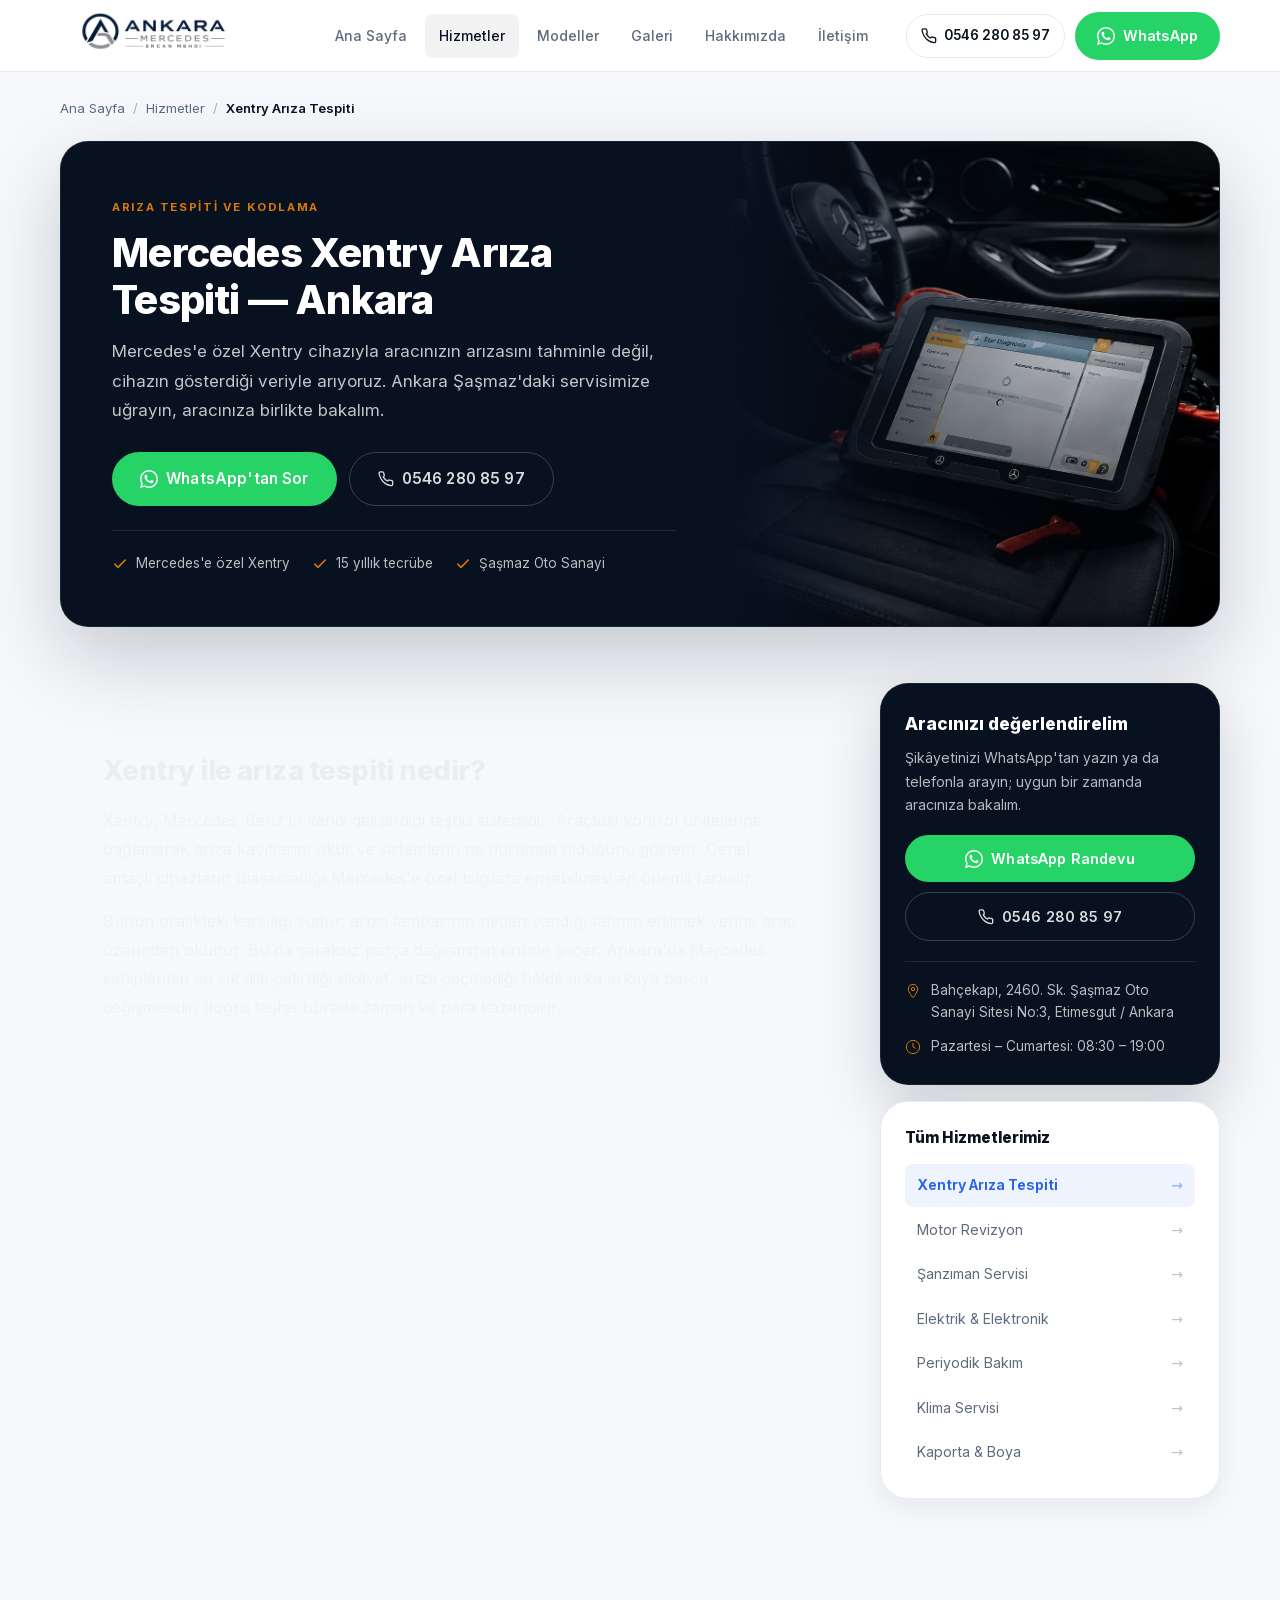
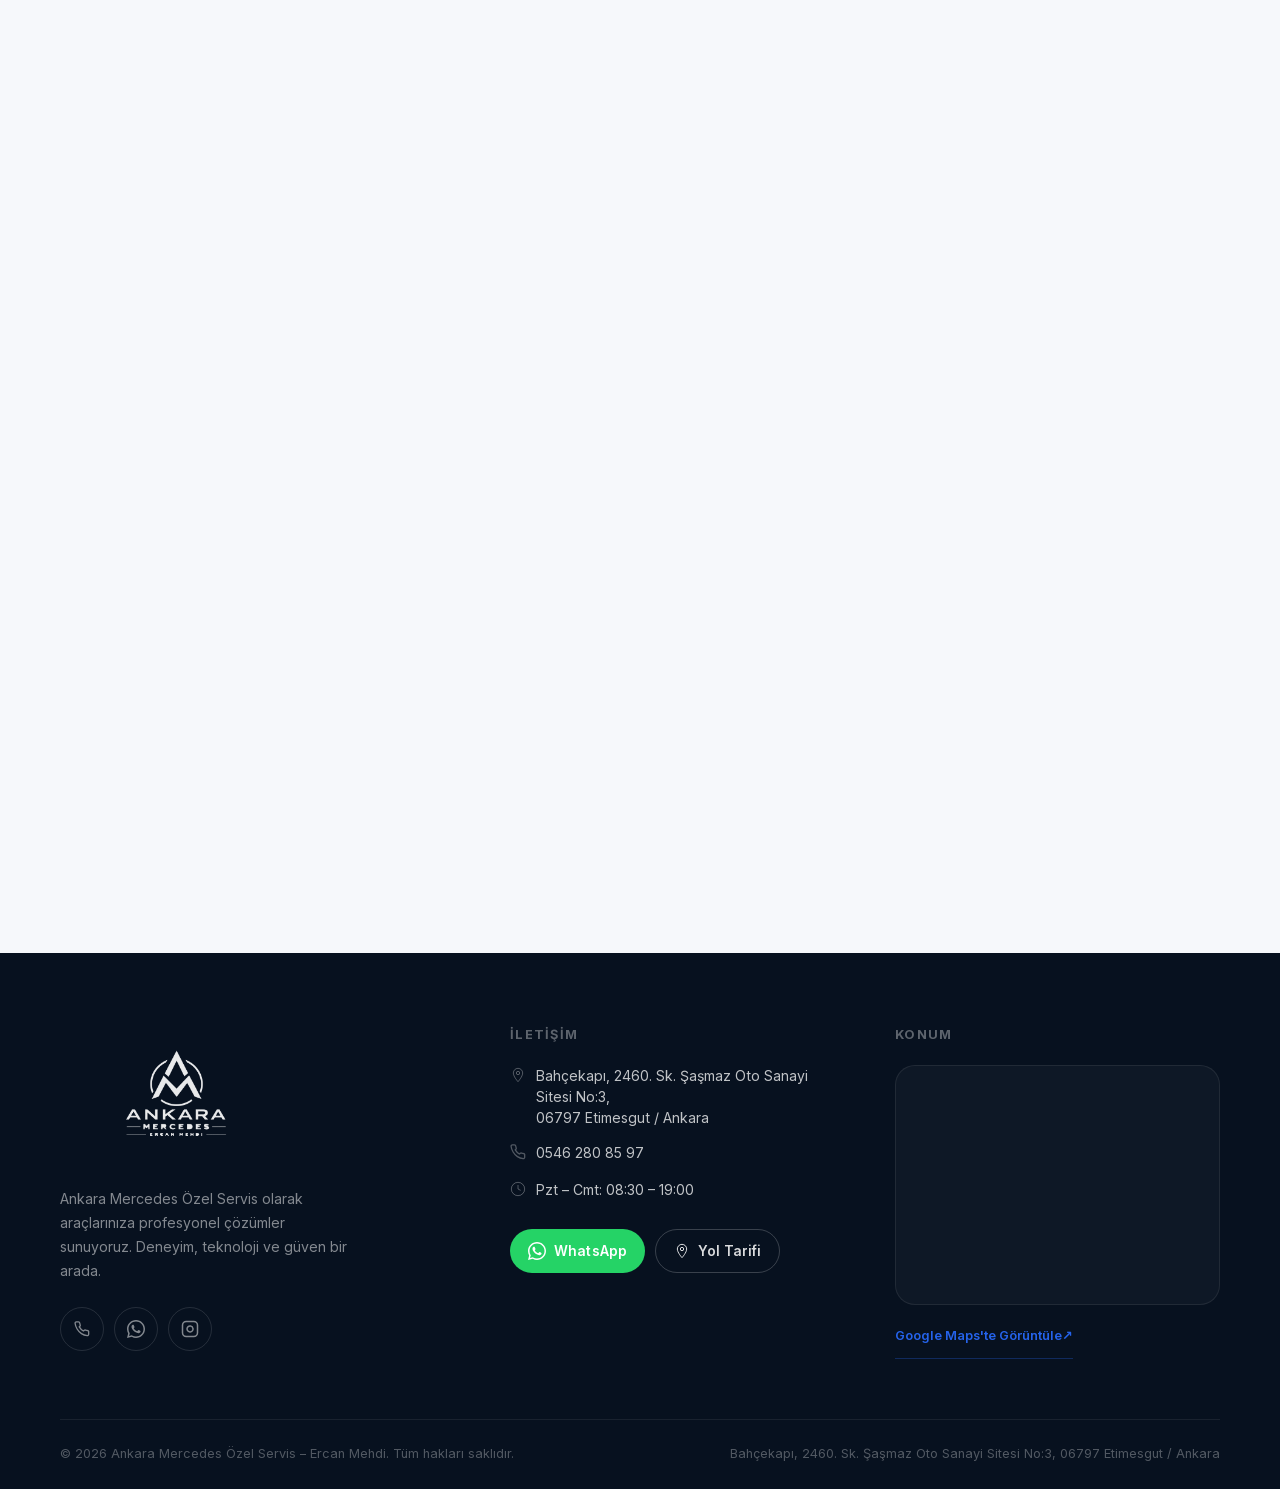
<file: hizmetler/mercedes-xentry-ariza-tespiti-ankara/index.html>
<!DOCTYPE html>
<html lang="tr">
<head>
  <meta charset="UTF-8">
  <meta name="viewport" content="width=device-width, initial-scale=1.0">
  <meta http-equiv="Content-Security-Policy" content="default-src 'self'; script-src 'self' https://static.cloudflareinsights.com; style-src 'self'; img-src 'self' data:; font-src 'self'; frame-src https://www.google.com https://maps.google.com; connect-src 'self' https://cloudflareinsights.com; object-src 'none'; base-uri 'self'; form-action 'self'; upgrade-insecure-requests">
  <meta name="referrer" content="strict-origin-when-cross-origin">
  <title>Mercedes Xentry Arıza Tespiti Ankara | Ercan Mehdi Özel Servis</title>
  <meta name="description" content="Ankara Şaşmaz&#x27;da Mercedes Xentry ile arıza tespiti ve kodlama. Ercan Mehdi Mercedes özel servis — 15 yıllık tecrübe. Randevu için arayın.">
  <meta name="keywords" content="Mercedes Xentry Ankara, Mercedes arıza tespiti Ankara, Mercedes beyin kodlama Ankara, Xentry Şaşmaz, Mercedes teşhis Ankara">
  <meta name="author" content="Ankara Mercedes Özel Servis – Ercan Mehdi">
  <meta name="robots" content="index, follow">
  <meta name="googlebot" content="index, follow">
  <link rel="canonical" href="https://ankaramercedes.com.tr/hizmetler/mercedes-xentry-ariza-tespiti-ankara/">

  <meta property="og:type" content="website">
  <meta property="og:url" content="https://ankaramercedes.com.tr/hizmetler/mercedes-xentry-ariza-tespiti-ankara/">
  <meta property="og:title" content="Mercedes Xentry Arıza Tespiti Ankara | Ercan Mehdi Özel Servis">
  <meta property="og:description" content="Ankara Şaşmaz&#x27;da Mercedes Xentry ile arıza tespiti ve kodlama. Ercan Mehdi Mercedes özel servis — 15 yıllık tecrübe. Randevu için arayın.">
  <meta property="og:image" content="https://ankaramercedes.com.tr/assets/images/services/service-star-diagnosis.webp">
  <meta property="og:locale" content="tr_TR">
  <meta property="og:site_name" content="Ankara Mercedes Özel Servis">
  <meta name="twitter:card" content="summary_large_image">
  <meta name="twitter:title" content="Mercedes Xentry Arıza Tespiti Ankara | Ercan Mehdi Özel Servis">
  <meta name="twitter:description" content="Ankara Şaşmaz&#x27;da Mercedes Xentry ile arıza tespiti ve kodlama. Ercan Mehdi Mercedes özel servis — 15 yıllık tecrübe. Randevu için arayın.">
  <meta name="twitter:image" content="https://ankaramercedes.com.tr/assets/images/services/service-star-diagnosis.webp">

  <link rel="manifest" href="/manifest.webmanifest">
  <meta name="theme-color" content="#07111f">
  <link rel="icon" href="/favicon.ico" sizes="48x48">
  <link rel="icon" type="image/svg+xml" href="/assets/icons/favicon-v2.svg">
  <link rel="icon" type="image/png" sizes="192x192" href="/assets/icons/icon-192-v2.png">
  <link rel="apple-touch-icon" href="/assets/icons/apple-touch-icon-v2.png">
  <link rel="preload" href="/assets/fonts/inter-latin.woff2" as="font" type="font/woff2" crossorigin>
  <link rel="preload" href="/assets/fonts/inter-latin-ext.woff2" as="font" type="font/woff2" crossorigin>
  <link rel="stylesheet" href="/css/style.css?v=7">

  <script type="application/ld+json">
{
  "@context": "https://schema.org",
  "@type": "Service",
  "@id": "https://ankaramercedes.com.tr/hizmetler/mercedes-xentry-ariza-tespiti-ankara/#service",
  "name": "Mercedes Xentry Arıza Tespiti",
  "serviceType": "Xentry Arıza Tespiti",
  "description": "Ankara Şaşmaz'da Mercedes Xentry ile arıza tespiti ve kodlama. Ercan Mehdi Mercedes özel servis — 15 yıllık tecrübe. Randevu için arayın.",
  "url": "https://ankaramercedes.com.tr/hizmetler/mercedes-xentry-ariza-tespiti-ankara/",
  "image": "https://ankaramercedes.com.tr/assets/images/services/service-star-diagnosis.webp",
  "provider": {
    "@type": [
      "LocalBusiness",
      "AutoRepair"
    ],
    "@id": "https://ankaramercedes.com.tr/#business",
    "name": "Ankara Mercedes Özel Servis - Ercan Mehdi",
    "telephone": "+905462808597",
    "url": "https://ankaramercedes.com.tr",
    "address": {
      "@type": "PostalAddress",
      "streetAddress": "Bahçekapı, 2460. Sk. Şaşmaz Oto Sanayi Sitesi No:3",
      "addressLocality": "Etimesgut",
      "addressRegion": "Ankara",
      "postalCode": "06797",
      "addressCountry": "TR"
    },
    "geo": {
      "@type": "GeoCoordinates",
      "latitude": "39.944353",
      "longitude": "32.7061976"
    }
  },
  "areaServed": [
    {
      "@type": "City",
      "name": "Ankara"
    },
    {
      "@type": "AdministrativeArea",
      "name": "Etimesgut"
    },
    {
      "@type": "AdministrativeArea",
      "name": "Şaşmaz"
    }
  ],
  "brand": {
    "@type": "Brand",
    "name": "Mercedes-Benz"
  },
  "audience": {
    "@type": "Audience",
    "audienceType": "Mercedes-Benz araç sahipleri"
  }
}
  </script>
  <script type="application/ld+json">
{
  "@context": "https://schema.org",
  "@type": "BreadcrumbList",
  "itemListElement": [
    {
      "@type": "ListItem",
      "position": 1,
      "name": "Ana Sayfa",
      "item": "https://ankaramercedes.com.tr/"
    },
    {
      "@type": "ListItem",
      "position": 2,
      "name": "Hizmetler",
      "item": "https://ankaramercedes.com.tr/hizmetler/"
    },
    {
      "@type": "ListItem",
      "position": 3,
      "name": "Xentry Arıza Tespiti",
      "item": "https://ankaramercedes.com.tr/hizmetler/mercedes-xentry-ariza-tespiti-ankara/"
    }
  ]
}
  </script>
  <script type="application/ld+json">
{
  "@context": "https://schema.org",
  "@type": "FAQPage",
  "mainEntity": [
    {
      "@type": "Question",
      "name": "Arıza tespiti için randevu almam gerekiyor mu?",
      "acceptedAnswer": {
        "@type": "Answer",
        "text": "Randevu zorunlu değil, doğrudan uğrayabilirsiniz. Ancak WhatsApp veya telefonla önceden haber verirseniz bekleme sürenizi kısaltmış olursunuz."
      }
    },
    {
      "@type": "Question",
      "name": "Arıza lambası yanmıyor ama içim rahat değil, yine de bakılır mı?",
      "acceptedAnswer": {
        "@type": "Answer",
        "text": "Tabii ki. Aracınızın genel durumunu öğrenmek için uğrayabilirsiniz. İkinci el araç alacaksanız da satın almadan önce kontrol ettirmenizi öneriyoruz."
      }
    },
    {
      "@type": "Question",
      "name": "Hangi Mercedes modellerine bakıyorsunuz?",
      "acceptedAnswer": {
        "@type": "Answer",
        "text": "A Serisi'nden S Serisi'ne, CLA, C, E, GLC, G Serisi ve AMG modelleri dâhil birçok Mercedes-Benz araca hizmet veriyoruz. Aracınızın modeli hakkında bilgi almak için bizimle iletişime geçebilirsiniz."
      }
    },
    {
      "@type": "Question",
      "name": "Neredesiniz, nasıl gelebilirim?",
      "acceptedAnswer": {
        "@type": "Answer",
        "text": "Bahçekapı, 2460. Sk. Şaşmaz Oto Sanayi Sitesi No:3, Etimesgut / Ankara adresindeyiz. Pazartesi–Cumartesi 08:30–19:00 arasında açığız. Yol tarifi için sayfadaki harita bağlantısını kullanabilirsiniz."
      }
    }
  ]
}
  </script>
</head>
<body>

  <a href="#icerik" class="skip-link">İçeriğe atla</a>

  <header class="header" id="header">
    <div class="container">
      <div class="header__inner">

        <a href="/" class="header__logo" aria-label="Ankara Mercedes – Ana Sayfa">
          <img src="/assets/images/ankara-mercedes-logo-transparent.webp" alt="Ankara Mercedes – Ercan Mehdi Özel Servis" class="header__logo-img" width="180" height="40">
        </a>

        <nav class="header__nav" id="mainNav" aria-label="Ana Menü">
          <ul class="header__nav-list" role="list">
            <li><a href="/" class="header__nav-link">Ana Sayfa</a></li>
            <li><a href="/hizmetler/" class="header__nav-link active">Hizmetler</a></li>
            <li><a href="/#modeller" class="header__nav-link">Modeller</a></li>
            <li><a href="/#galeri" class="header__nav-link">Galeri</a></li>
            <li><a href="/hakkimizda/" class="header__nav-link">Hakkımızda</a></li>
            <li><a href="/iletisim/" class="header__nav-link">İletişim</a></li>
          </ul>
        </nav>

        <div class="header__actions">
          <a href="tel:+905462808597" class="header__phone" aria-label="Bizi Arayın: 0546 280 85 97">
            <svg width="16" height="16" viewBox="0 0 24 24" fill="none" stroke="currentColor" stroke-width="2" aria-hidden="true"><path d="M22 16.92v3a2 2 0 0 1-2.18 2 19.79 19.79 0 0 1-8.63-3.07A19.5 19.5 0 0 1 4.69 12a19.79 19.79 0 0 1-3.07-8.67A2 2 0 0 1 3.6 1.27h3a2 2 0 0 1 2 1.72c.127.96.361 1.903.7 2.81a2 2 0 0 1-.45 2.11L7.91 8.91a16 16 0 0 0 6.06 6.06l1.27-.91a2 2 0 0 1 2.11-.45c.907.339 1.85.573 2.81.7A2 2 0 0 1 22 16.92z"/></svg>
            0546 280 85 97
          </a>
          <a href="https://wa.me/905462808597?text=Merhaba%2C%20randevu%20almak%20istiyorum." class="btn btn--whatsapp" target="_blank" rel="noopener noreferrer" aria-label="WhatsApp ile randevu alın">
            <svg width="18" height="18" viewBox="0 0 24 24" fill="currentColor" aria-hidden="true"><path d="M17.472 14.382c-.297-.149-1.758-.867-2.03-.967-.273-.099-.471-.148-.67.15-.197.297-.767.966-.94 1.164-.173.199-.347.223-.644.075-.297-.15-1.255-.463-2.39-1.475-.883-.788-1.48-1.761-1.653-2.059-.173-.297-.018-.458.13-.606.134-.133.298-.347.446-.52.149-.174.198-.298.298-.497.099-.198.05-.371-.025-.52-.075-.149-.669-1.612-.916-2.207-.242-.579-.487-.5-.669-.51-.173-.008-.371-.01-.57-.01-.198 0-.52.074-.792.372-.272.297-1.04 1.016-1.04 2.479 0 1.462 1.065 2.875 1.213 3.074.149.198 2.096 3.2 5.077 4.487.709.306 1.262.489 1.694.625.712.227 1.36.195 1.871.118.571-.085 1.758-.719 2.006-1.413.248-.694.248-1.289.173-1.413-.074-.124-.272-.198-.57-.347z"/><path d="M12 0C5.373 0 0 5.373 0 12c0 2.122.555 4.112 1.524 5.84L.057 23.998l6.305-1.654A11.954 11.954 0 0 0 12 24c6.627 0 12-5.373 12-12S18.627 0 12 0zm0 22c-1.89 0-3.656-.518-5.176-1.42l-.371-.22-3.742.981.999-3.648-.242-.375A9.972 9.972 0 0 1 2 12C2 6.477 6.477 2 12 2s10 4.477 10 10-4.477 10-10 10z"/></svg>
            <span class="btn__label">WhatsApp</span>
          </a>
          <button class="header__hamburger" id="hamburger" aria-label="Menüyü aç" aria-expanded="false" aria-controls="mainNav">
            <span></span><span></span><span></span>
          </button>
        </div>

      </div>
    </div>
  </header>

  <nav class="crumb" aria-label="Sayfa yolu">
    <div class="container">
      <ol class="crumb__list">
        <li><a href="/">Ana Sayfa</a></li><li class="crumb__sep" aria-hidden="true">/</li><li><a href="/hizmetler/">Hizmetler</a></li><li class="crumb__sep" aria-hidden="true">/</li><li aria-current="page">Xentry Arıza Tespiti</li>
      </ol>
    </div>
  </nav>

  <main id="icerik">

    <section class="svc-hero" aria-labelledby="svc-title">
      <div class="container">
        <div class="svc-hero__card">
          <div class="svc-hero__content">
            <p class="svc-hero__eyebrow">ARIZA TESPİTİ VE KODLAMA</p>
            <h1 class="svc-hero__title" id="svc-title">Mercedes Xentry Arıza Tespiti — Ankara</h1>
            <p class="svc-hero__lead">Mercedes'e özel Xentry cihazıyla aracınızın arızasını tahminle değil, cihazın gösterdiği veriyle arıyoruz. Ankara Şaşmaz'daki servisimize uğrayın, aracınıza birlikte bakalım.</p>
            <div class="svc-hero__cta">
              <a href="https://wa.me/905462808597?text=Merhaba%2C%20Xentry%20Ar%C4%B1za%20Tespiti%20hakk%C4%B1nda%20bilgi%20almak%20istiyorum." class="btn btn--whatsapp btn--lg" target="_blank" rel="noopener noreferrer"><svg width="18" height="18" viewBox="0 0 24 24" fill="currentColor" aria-hidden="true"><path d="M17.472 14.382c-.297-.149-1.758-.867-2.03-.967-.273-.099-.471-.148-.67.15-.197.297-.767.966-.94 1.164-.173.199-.347.223-.644.075-.297-.15-1.255-.463-2.39-1.475-.883-.788-1.48-1.761-1.653-2.059-.173-.297-.018-.458.13-.606.134-.133.298-.347.446-.52.149-.174.198-.298.298-.497.099-.198.05-.371-.025-.52-.075-.149-.669-1.612-.916-2.207-.242-.579-.487-.5-.669-.51-.173-.008-.371-.01-.57-.01-.198 0-.52.074-.792.372-.272.297-1.04 1.016-1.04 2.479 0 1.462 1.065 2.875 1.213 3.074.149.198 2.096 3.2 5.077 4.487.709.306 1.262.489 1.694.625.712.227 1.36.195 1.871.118.571-.085 1.758-.719 2.006-1.413.248-.694.248-1.289.173-1.413-.074-.124-.272-.198-.57-.347z"/><path d="M12 0C5.373 0 0 5.373 0 12c0 2.122.555 4.112 1.524 5.84L.057 23.998l6.305-1.654A11.954 11.954 0 0 0 12 24c6.627 0 12-5.373 12-12S18.627 0 12 0zm0 22c-1.89 0-3.656-.518-5.176-1.42l-.371-.22-3.742.981.999-3.648-.242-.375A9.972 9.972 0 0 1 2 12C2 6.477 6.477 2 12 2s10 4.477 10 10-4.477 10-10 10z"/></svg> WhatsApp'tan Sor</a>
              <a href="tel:+905462808597" class="btn btn--outline-light btn--lg"><svg width="16" height="16" viewBox="0 0 24 24" fill="none" stroke="currentColor" stroke-width="2" aria-hidden="true"><path d="M22 16.92v3a2 2 0 0 1-2.18 2 19.79 19.79 0 0 1-8.63-3.07A19.5 19.5 0 0 1 4.69 12a19.79 19.79 0 0 1-3.07-8.67A2 2 0 0 1 3.6 1.27h3a2 2 0 0 1 2 1.72c.127.96.361 1.903.7 2.81a2 2 0 0 1-.45 2.11L7.91 8.91a16 16 0 0 0 6.06 6.06l1.27-.91a2 2 0 0 1 2.11-.45c.907.339 1.85.573 2.81.7A2 2 0 0 1 22 16.92z"/></svg> 0546 280 85 97</a>
            </div>
            <div class="svc-hero__meta"><span class="svc-hero__meta-item"><svg width="16" height="16" viewBox="0 0 24 24" fill="none" stroke="currentColor" stroke-width="2.4" stroke-linecap="round" stroke-linejoin="round" aria-hidden="true"><polyline points="20 6 9 17 4 12"/></svg>Mercedes&#x27;e özel Xentry</span><span class="svc-hero__meta-item"><svg width="16" height="16" viewBox="0 0 24 24" fill="none" stroke="currentColor" stroke-width="2.4" stroke-linecap="round" stroke-linejoin="round" aria-hidden="true"><polyline points="20 6 9 17 4 12"/></svg>15 yıllık tecrübe</span><span class="svc-hero__meta-item"><svg width="16" height="16" viewBox="0 0 24 24" fill="none" stroke="currentColor" stroke-width="2.4" stroke-linecap="round" stroke-linejoin="round" aria-hidden="true"><polyline points="20 6 9 17 4 12"/></svg>Şaşmaz Oto Sanayi</span></div>
          </div>
          <div class="svc-hero__media">
            <img src="/assets/images/services/service-star-diagnosis.webp" alt="Mercedes Xentry arıza tespiti — Ankara Şaşmaz özel servis" width="640" height="480" loading="eager" fetchpriority="high">
          </div>
        </div>
      </div>
    </section>

    <div class="container">
      <div class="svc-layout">
        <div class="svc-main">

          <article class="svc-block" data-reveal>
            <h2>Xentry ile arıza tespiti nedir?</h2>
            <p>Xentry, Mercedes-Benz'in kendi geliştirdiği teşhis sistemidir. Araçtaki kontrol ünitelerine bağlanarak arıza kayıtlarını okur ve sistemlerin ne durumda olduğunu gösterir. Genel amaçlı cihazların ulaşamadığı Mercedes'e özel bilgilere erişebilmesi en önemli farkıdır.</p><p>Bunun pratikteki karşılığı şudur: arıza lambasının neden yandığı tahmin edilmek yerine araç üzerinden okunur. Bu da gereksiz parça değişiminin önüne geçer. Ankara'da Mercedes sahiplerinin en sık dile getirdiği şikâyet, arıza geçmediği hâlde arka arkaya parça değişmesidir; doğru teşhis burada zaman ve para kazandırır.</p>
          </article>

          <article class="svc-block" data-reveal>
            <h2>Aracınızda bunlardan biri var mı?</h2>
            <p>Aşağıdaki belirtilerden biri ya da birkaçı varsa aracınızı kontrol ettirmenizde fayda var:</p>
            <div class="svc-symptoms"><div class="svc-symptom"><svg width="17" height="17" viewBox="0 0 24 24" fill="none" stroke="currentColor" stroke-width="2" stroke-linecap="round" aria-hidden="true"><path d="M12 9v4M12 17h.01"/><path d="M10.29 3.86 1.82 18a2 2 0 0 0 1.71 3h16.94a2 2 0 0 0 1.71-3L13.71 3.86a2 2 0 0 0-3.42 0z"/></svg><span>Motor arıza lambası yanıyor</span></div><div class="svc-symptom"><svg width="17" height="17" viewBox="0 0 24 24" fill="none" stroke="currentColor" stroke-width="2" stroke-linecap="round" aria-hidden="true"><path d="M12 9v4M12 17h.01"/><path d="M10.29 3.86 1.82 18a2 2 0 0 0 1.71 3h16.94a2 2 0 0 0 1.71-3L13.71 3.86a2 2 0 0 0-3.42 0z"/></svg><span>Araç rölantide titriyor ya da tekliyor</span></div><div class="svc-symptom"><svg width="17" height="17" viewBox="0 0 24 24" fill="none" stroke="currentColor" stroke-width="2" stroke-linecap="round" aria-hidden="true"><path d="M12 9v4M12 17h.01"/><path d="M10.29 3.86 1.82 18a2 2 0 0 0 1.71 3h16.94a2 2 0 0 0 1.71-3L13.71 3.86a2 2 0 0 0-3.42 0z"/></svg><span>Vites geçişlerinde sorun hissediyorsunuz</span></div><div class="svc-symptom"><svg width="17" height="17" viewBox="0 0 24 24" fill="none" stroke="currentColor" stroke-width="2" stroke-linecap="round" aria-hidden="true"><path d="M12 9v4M12 17h.01"/><path d="M10.29 3.86 1.82 18a2 2 0 0 0 1.71 3h16.94a2 2 0 0 0 1.71-3L13.71 3.86a2 2 0 0 0-3.42 0z"/></svg><span>ESP, ABS veya airbag uyarısı ekranda kalıyor</span></div><div class="svc-symptom"><svg width="17" height="17" viewBox="0 0 24 24" fill="none" stroke="currentColor" stroke-width="2" stroke-linecap="round" aria-hidden="true"><path d="M12 9v4M12 17h.01"/><path d="M10.29 3.86 1.82 18a2 2 0 0 0 1.71 3h16.94a2 2 0 0 0 1.71-3L13.71 3.86a2 2 0 0 0-3.42 0z"/></svg><span>Akü sürekli boşalıyor</span></div><div class="svc-symptom"><svg width="17" height="17" viewBox="0 0 24 24" fill="none" stroke="currentColor" stroke-width="2" stroke-linecap="round" aria-hidden="true"><path d="M12 9v4M12 17h.01"/><path d="M10.29 3.86 1.82 18a2 2 0 0 0 1.71 3h16.94a2 2 0 0 0 1.71-3L13.71 3.86a2 2 0 0 0-3.42 0z"/></svg><span>Araç çalışmıyor, anahtarı tanımıyor</span></div><div class="svc-symptom"><svg width="17" height="17" viewBox="0 0 24 24" fill="none" stroke="currentColor" stroke-width="2" stroke-linecap="round" aria-hidden="true"><path d="M12 9v4M12 17h.01"/><path d="M10.29 3.86 1.82 18a2 2 0 0 0 1.71 3h16.94a2 2 0 0 0 1.71-3L13.71 3.86a2 2 0 0 0-3.42 0z"/></svg><span>Ekranda anlamadığınız bir uyarı çıkıyor</span></div><div class="svc-symptom"><svg width="17" height="17" viewBox="0 0 24 24" fill="none" stroke="currentColor" stroke-width="2" stroke-linecap="round" aria-hidden="true"><path d="M12 9v4M12 17h.01"/><path d="M10.29 3.86 1.82 18a2 2 0 0 0 1.71 3h16.94a2 2 0 0 0 1.71-3L13.71 3.86a2 2 0 0 0-3.42 0z"/></svg><span>Yeni parça takıldı ama araç düzelmedi</span></div></div>
          </article>

          <article class="svc-block" data-reveal>
            <h2>Bu bölümde neler yapıyoruz?</h2>
            <ul class="svc-list" role="list"><li>Xentry cihazı ile araç üzerinden arıza tespiti</li><li>Arıza kayıtlarının okunması ve değerlendirilmesi</li><li>Elektronik sistemlerin kontrol edilmesi</li><li>Kodlama işlemleri</li><li>Servis göstergesi ile ilgili işlemler</li><li>İşlem sonrası aracın tekrar kontrol edilmesi</li></ul>
          </article>

          <article class="svc-block" data-reveal>
            <h2>Nasıl ilerliyoruz?</h2>
            <ol class="svc-steps" role="list"><li class="svc-step"><p class="svc-step__title">Bize ulaşın</p><p>WhatsApp&#x27;tan yazın ya da telefonla arayın. Randevu zorunlu değil, ama önceden haber verirseniz bekleme sürenizi kısaltırız.</p></li><li class="svc-step"><p class="svc-step__title">Aracınıza bakalım</p><p>Şikâyetinizi dinliyor, aracınızı yerinde inceliyoruz. Ankara Şaşmaz Oto Sanayi Sitesi&#x27;ndeyiz.</p></li><li class="svc-step"><p class="svc-step__title">Durumu birlikte konuşalım</p><p>Ne olduğunu ve ne yapılması gerektiğini anlaşılır bir dille anlatıyoruz. Onayınız olmadan işleme başlamıyoruz.</p></li><li class="svc-step"><p class="svc-step__title">İşlem ve teslim</p><p>Üzerinde anlaştığımız iş yapılır, aracınız kontrol edilerek teslim edilir.</p></li></ol>
          </article>

          <article class="svc-block" data-reveal>
            <h2>Hangi Mercedes modellerine bakıyoruz?</h2>
            <p>A Serisi'nden S Serisi'ne, CLA ve GLC'den G Serisi ve AMG modellerine kadar geniş bir Mercedes-Benz yelpazesinde çalışıyoruz. Aracınızın modeli listede yoksa da çekinmeden sorun; telefonda kısaca konuşalım.</p><p>Arıza lambası yanmasa bile aracınızın genel durumunu merak ediyorsanız uğrayabilirsiniz. Özellikle ikinci el araç alacaksanız, satın almadan önce bir kontrol iyi fikirdir.</p>
          </article>

          <article class="svc-block" data-reveal>
            <h2>Sıkça Sorulan Sorular</h2>
            <div class="faq__list"><details class="faq__item">
              <summary class="faq__question">Arıza tespiti için randevu almam gerekiyor mu?<span class="faq__icon" aria-hidden="true"></span></summary>
              <p class="faq__answer">Randevu zorunlu değil, doğrudan uğrayabilirsiniz. Ancak WhatsApp veya telefonla önceden haber verirseniz bekleme sürenizi kısaltmış olursunuz.</p>
            </details><details class="faq__item">
              <summary class="faq__question">Arıza lambası yanmıyor ama içim rahat değil, yine de bakılır mı?<span class="faq__icon" aria-hidden="true"></span></summary>
              <p class="faq__answer">Tabii ki. Aracınızın genel durumunu öğrenmek için uğrayabilirsiniz. İkinci el araç alacaksanız da satın almadan önce kontrol ettirmenizi öneriyoruz.</p>
            </details><details class="faq__item">
              <summary class="faq__question">Hangi Mercedes modellerine bakıyorsunuz?<span class="faq__icon" aria-hidden="true"></span></summary>
              <p class="faq__answer">A Serisi&#x27;nden S Serisi&#x27;ne, CLA, C, E, GLC, G Serisi ve AMG modelleri dâhil birçok Mercedes-Benz araca hizmet veriyoruz. Aracınızın modeli hakkında bilgi almak için bizimle iletişime geçebilirsiniz.</p>
            </details><details class="faq__item">
              <summary class="faq__question">Neredesiniz, nasıl gelebilirim?<span class="faq__icon" aria-hidden="true"></span></summary>
              <p class="faq__answer">Bahçekapı, 2460. Sk. Şaşmaz Oto Sanayi Sitesi No:3, Etimesgut / Ankara adresindeyiz. Pazartesi–Cumartesi 08:30–19:00 arasında açığız. Yol tarifi için sayfadaki harita bağlantısını kullanabilirsiniz.</p>
            </details></div>
          </article>

          <section class="svc-cta" data-reveal aria-label="Randevu">
            <h2>Xentry Arıza Tespiti için Ankara Şaşmaz'dayız</h2>
            <p>Aracınızdaki şikâyeti WhatsApp'tan yazın ya da bizi arayın. Pazartesi–Cumartesi 08:30–19:00 arasında hizmetinizdeyiz.</p>
            <div class="svc-cta__btns">
              <a href="https://wa.me/905462808597?text=Merhaba%2C%20Xentry%20Ar%C4%B1za%20Tespiti%20hakk%C4%B1nda%20bilgi%20almak%20istiyorum." class="btn btn--whatsapp btn--lg" target="_blank" rel="noopener noreferrer"><svg width="18" height="18" viewBox="0 0 24 24" fill="currentColor" aria-hidden="true"><path d="M17.472 14.382c-.297-.149-1.758-.867-2.03-.967-.273-.099-.471-.148-.67.15-.197.297-.767.966-.94 1.164-.173.199-.347.223-.644.075-.297-.15-1.255-.463-2.39-1.475-.883-.788-1.48-1.761-1.653-2.059-.173-.297-.018-.458.13-.606.134-.133.298-.347.446-.52.149-.174.198-.298.298-.497.099-.198.05-.371-.025-.52-.075-.149-.669-1.612-.916-2.207-.242-.579-.487-.5-.669-.51-.173-.008-.371-.01-.57-.01-.198 0-.52.074-.792.372-.272.297-1.04 1.016-1.04 2.479 0 1.462 1.065 2.875 1.213 3.074.149.198 2.096 3.2 5.077 4.487.709.306 1.262.489 1.694.625.712.227 1.36.195 1.871.118.571-.085 1.758-.719 2.006-1.413.248-.694.248-1.289.173-1.413-.074-.124-.272-.198-.57-.347z"/><path d="M12 0C5.373 0 0 5.373 0 12c0 2.122.555 4.112 1.524 5.84L.057 23.998l6.305-1.654A11.954 11.954 0 0 0 12 24c6.627 0 12-5.373 12-12S18.627 0 12 0zm0 22c-1.89 0-3.656-.518-5.176-1.42l-.371-.22-3.742.981.999-3.648-.242-.375A9.972 9.972 0 0 1 2 12C2 6.477 6.477 2 12 2s10 4.477 10 10-4.477 10-10 10z"/></svg> WhatsApp Randevu</a>
              <a href="https://www.google.com/maps?cid=12600511751899810106" class="btn btn--outline-light btn--lg" target="_blank" rel="noopener noreferrer"><svg width="16" height="16" viewBox="0 0 24 24" fill="none" stroke="currentColor" stroke-width="1.5" aria-hidden="true"><path d="M12 2C8.13 2 5 5.13 5 9c0 5.25 7 13 7 13s7-7.75 7-13c0-3.87-3.13-7-7-7z"/><circle cx="12" cy="9" r="2.5"/></svg> Yol Tarifi</a>
            </div>
          </section>

          <section class="svc-block" data-reveal aria-labelledby="rel-title">
            <h2 id="rel-title">İlgili Hizmetlerimiz</h2>
            <div class="hub-grid">
            <a class="hub-card" href="/hizmetler/mercedes-elektrik-elektronik-ankara/">
              <div class="hub-card__media">
                <img src="/assets/images/services/service-mercedes-electrical-electronics.webp" alt="Mercedes elektrik elektronik servisi — Ankara Şaşmaz özel servis" loading="lazy" width="340" height="212">
              </div>
              <div class="hub-card__body">
                <h3 class="hub-card__title">Elektrik &amp; Elektronik</h3>
                <p class="hub-card__desc">Elektrik ve elektronik arızalar, beyin tamiri ve kodlama işlemleri.</p>
                <span class="hub-card__more">Detaylı bilgi <span aria-hidden="true">→</span></span>
              </div>
            </a>
            <a class="hub-card" href="/hizmetler/mercedes-motor-revizyon-ankara/">
              <div class="hub-card__media">
                <img src="/assets/images/services/service-mercedes-engine-revision.webp" alt="Mercedes motor revizyonu — Ankara Şaşmaz özel servis" loading="lazy" width="340" height="212">
              </div>
              <div class="hub-card__body">
                <h3 class="hub-card__title">Motor Revizyon</h3>
                <p class="hub-card__desc">Motor bakımı, onarımı ve revizyonu. Aracınızı görelim, durumu birlikte konuşalım.</p>
                <span class="hub-card__more">Detaylı bilgi <span aria-hidden="true">→</span></span>
              </div>
            </a>
            <a class="hub-card" href="/hizmetler/mercedes-periyodik-bakim-ankara/">
              <div class="hub-card__media">
                <img src="/assets/images/services/service-mercedes-periodic-maintenance.webp" alt="Mercedes periyodik bakım — Ankara Şaşmaz özel servis" loading="lazy" width="340" height="212">
              </div>
              <div class="hub-card__body">
                <h3 class="hub-card__title">Periyodik Bakım</h3>
                <p class="hub-card__desc">Yağ, filtre ve genel kontrolleri kapsayan periyodik bakım hizmeti.</p>
                <span class="hub-card__more">Detaylı bilgi <span aria-hidden="true">→</span></span>
              </div>
            </a>
            </div>
          </section>
        </div>

        <aside class="svc-aside">
          <div class="svc-aside__card">
            <p class="svc-aside__title">Aracınızı değerlendirelim</p>
            <p class="svc-aside__desc">Şikâyetinizi WhatsApp'tan yazın ya da telefonla arayın; uygun bir zamanda aracınıza bakalım.</p>
            <div class="svc-aside__btns">
              <a href="https://wa.me/905462808597?text=Merhaba%2C%20randevu%20almak%20istiyorum." class="btn btn--whatsapp" target="_blank" rel="noopener noreferrer"><svg width="18" height="18" viewBox="0 0 24 24" fill="currentColor" aria-hidden="true"><path d="M17.472 14.382c-.297-.149-1.758-.867-2.03-.967-.273-.099-.471-.148-.67.15-.197.297-.767.966-.94 1.164-.173.199-.347.223-.644.075-.297-.15-1.255-.463-2.39-1.475-.883-.788-1.48-1.761-1.653-2.059-.173-.297-.018-.458.13-.606.134-.133.298-.347.446-.52.149-.174.198-.298.298-.497.099-.198.05-.371-.025-.52-.075-.149-.669-1.612-.916-2.207-.242-.579-.487-.5-.669-.51-.173-.008-.371-.01-.57-.01-.198 0-.52.074-.792.372-.272.297-1.04 1.016-1.04 2.479 0 1.462 1.065 2.875 1.213 3.074.149.198 2.096 3.2 5.077 4.487.709.306 1.262.489 1.694.625.712.227 1.36.195 1.871.118.571-.085 1.758-.719 2.006-1.413.248-.694.248-1.289.173-1.413-.074-.124-.272-.198-.57-.347z"/><path d="M12 0C5.373 0 0 5.373 0 12c0 2.122.555 4.112 1.524 5.84L.057 23.998l6.305-1.654A11.954 11.954 0 0 0 12 24c6.627 0 12-5.373 12-12S18.627 0 12 0zm0 22c-1.89 0-3.656-.518-5.176-1.42l-.371-.22-3.742.981.999-3.648-.242-.375A9.972 9.972 0 0 1 2 12C2 6.477 6.477 2 12 2s10 4.477 10 10-4.477 10-10 10z"/></svg> WhatsApp Randevu</a>
              <a href="tel:+905462808597" class="btn btn--outline-light"><svg width="16" height="16" viewBox="0 0 24 24" fill="none" stroke="currentColor" stroke-width="2" aria-hidden="true"><path d="M22 16.92v3a2 2 0 0 1-2.18 2 19.79 19.79 0 0 1-8.63-3.07A19.5 19.5 0 0 1 4.69 12a19.79 19.79 0 0 1-3.07-8.67A2 2 0 0 1 3.6 1.27h3a2 2 0 0 1 2 1.72c.127.96.361 1.903.7 2.81a2 2 0 0 1-.45 2.11L7.91 8.91a16 16 0 0 0 6.06 6.06l1.27-.91a2 2 0 0 1 2.11-.45c.907.339 1.85.573 2.81.7A2 2 0 0 1 22 16.92z"/></svg> 0546 280 85 97</a>
            </div>
            <ul class="svc-aside__info" role="list">
              <li><svg width="16" height="16" viewBox="0 0 24 24" fill="none" stroke="currentColor" stroke-width="1.5" aria-hidden="true"><path d="M12 2C8.13 2 5 5.13 5 9c0 5.25 7 13 7 13s7-7.75 7-13c0-3.87-3.13-7-7-7z"/><circle cx="12" cy="9" r="2.5"/></svg><span>Bahçekapı, 2460. Sk. Şaşmaz Oto Sanayi Sitesi No:3, Etimesgut / Ankara</span></li>
              <li><svg width="16" height="16" viewBox="0 0 24 24" fill="none" stroke="currentColor" stroke-width="1.5" aria-hidden="true"><circle cx="12" cy="12" r="10"/><polyline points="12,6 12,12 16,14"/></svg><span>Pazartesi – Cumartesi: 08:30 – 19:00</span></li>
            </ul>
          </div>

          <nav class="svc-aside__links" aria-label="Diğer hizmetler">
            <h2>Tüm Hizmetlerimiz</h2>
            <ul role="list">
              <li><a href="/hizmetler/mercedes-xentry-ariza-tespiti-ankara/" aria-current="page">Xentry Arıza Tespiti</a></li><li><a href="/hizmetler/mercedes-motor-revizyon-ankara/">Motor Revizyon</a></li><li><a href="/hizmetler/mercedes-sanziman-servisi-ankara/">Şanzıman Servisi</a></li><li><a href="/hizmetler/mercedes-elektrik-elektronik-ankara/">Elektrik &amp; Elektronik</a></li><li><a href="/hizmetler/mercedes-periyodik-bakim-ankara/">Periyodik Bakım</a></li><li><a href="/hizmetler/mercedes-klima-servisi-ankara/">Klima Servisi</a></li><li><a href="/hizmetler/mercedes-kaporta-boya-ankara/">Kaporta &amp; Boya</a></li>
            </ul>
          </nav>
        </aside>
      </div>
    </div>

  </main>

  <footer class="footer" id="iletisim" aria-label="İletişim Bilgileri ve Footer">
    <div class="container">
      <div class="footer__grid">

        <div class="footer__brand">
          <a href="/" class="footer__logo" aria-label="Ankara Mercedes – Ercan Mehdi">
            <span class="footer__logo-wrap">
              <img src="/assets/images/ankara-mercedes-footer-logo.webp" alt="Ankara Mercedes – Ercan Mehdi Özel Servis" class="footer__logo-img" width="180" height="44">
            </span>
          </a>
          <p class="footer__desc">Ankara Mercedes Özel Servis olarak araçlarınıza profesyonel çözümler sunuyoruz. Deneyim, teknoloji ve güven bir arada.</p>
          <div class="footer__social">
            <a href="tel:+905462808597" class="footer__social-link" aria-label="Bizi arayın: 0546 280 85 97"><svg width="16" height="16" viewBox="0 0 24 24" fill="none" stroke="currentColor" stroke-width="2" aria-hidden="true"><path d="M22 16.92v3a2 2 0 0 1-2.18 2 19.79 19.79 0 0 1-8.63-3.07A19.5 19.5 0 0 1 4.69 12a19.79 19.79 0 0 1-3.07-8.67A2 2 0 0 1 3.6 1.27h3a2 2 0 0 1 2 1.72c.127.96.361 1.903.7 2.81a2 2 0 0 1-.45 2.11L7.91 8.91a16 16 0 0 0 6.06 6.06l1.27-.91a2 2 0 0 1 2.11-.45c.907.339 1.85.573 2.81.7A2 2 0 0 1 22 16.92z"/></svg></a>
            <a href="https://wa.me/905462808597" class="footer__social-link" aria-label="WhatsApp hattımız" target="_blank" rel="noopener noreferrer"><svg width="18" height="18" viewBox="0 0 24 24" fill="currentColor" aria-hidden="true"><path d="M17.472 14.382c-.297-.149-1.758-.867-2.03-.967-.273-.099-.471-.148-.67.15-.197.297-.767.966-.94 1.164-.173.199-.347.223-.644.075-.297-.15-1.255-.463-2.39-1.475-.883-.788-1.48-1.761-1.653-2.059-.173-.297-.018-.458.13-.606.134-.133.298-.347.446-.52.149-.174.198-.298.298-.497.099-.198.05-.371-.025-.52-.075-.149-.669-1.612-.916-2.207-.242-.579-.487-.5-.669-.51-.173-.008-.371-.01-.57-.01-.198 0-.52.074-.792.372-.272.297-1.04 1.016-1.04 2.479 0 1.462 1.065 2.875 1.213 3.074.149.198 2.096 3.2 5.077 4.487.709.306 1.262.489 1.694.625.712.227 1.36.195 1.871.118.571-.085 1.758-.719 2.006-1.413.248-.694.248-1.289.173-1.413-.074-.124-.272-.198-.57-.347z"/><path d="M12 0C5.373 0 0 5.373 0 12c0 2.122.555 4.112 1.524 5.84L.057 23.998l6.305-1.654A11.954 11.954 0 0 0 12 24c6.627 0 12-5.373 12-12S18.627 0 12 0zm0 22c-1.89 0-3.656-.518-5.176-1.42l-.371-.22-3.742.981.999-3.648-.242-.375A9.972 9.972 0 0 1 2 12C2 6.477 6.477 2 12 2s10 4.477 10 10-4.477 10-10 10z"/></svg></a>
            <a href="https://www.instagram.com/ankara.mercedes" class="footer__social-link" aria-label="Instagram hesabımız" target="_blank" rel="noopener noreferrer"><svg width="18" height="18" viewBox="0 0 24 24" fill="none" stroke="currentColor" stroke-width="2" aria-hidden="true"><rect x="2" y="2" width="20" height="20" rx="5" ry="5"/><path d="M16 11.37A4 4 0 1 1 12.63 8 4 4 0 0 1 16 11.37z"/><line x1="17.5" y1="6.5" x2="17.51" y2="6.5"/></svg></a>
          </div>
        </div>

        <div class="footer__contact">
          <h3 class="footer__heading">İletişim</h3>
          <ul class="footer__info" role="list">
            <li><svg width="16" height="16" viewBox="0 0 24 24" fill="none" stroke="currentColor" stroke-width="1.5" aria-hidden="true"><path d="M12 2C8.13 2 5 5.13 5 9c0 5.25 7 13 7 13s7-7.75 7-13c0-3.87-3.13-7-7-7z"/><circle cx="12" cy="9" r="2.5"/></svg><address>Bahçekapı, 2460. Sk. Şaşmaz Oto Sanayi Sitesi No:3,<br>06797 Etimesgut / Ankara</address></li>
            <li><svg width="16" height="16" viewBox="0 0 24 24" fill="none" stroke="currentColor" stroke-width="2" aria-hidden="true"><path d="M22 16.92v3a2 2 0 0 1-2.18 2 19.79 19.79 0 0 1-8.63-3.07A19.5 19.5 0 0 1 4.69 12a19.79 19.79 0 0 1-3.07-8.67A2 2 0 0 1 3.6 1.27h3a2 2 0 0 1 2 1.72c.127.96.361 1.903.7 2.81a2 2 0 0 1-.45 2.11L7.91 8.91a16 16 0 0 0 6.06 6.06l1.27-.91a2 2 0 0 1 2.11-.45c.907.339 1.85.573 2.81.7A2 2 0 0 1 22 16.92z"/></svg><a href="tel:+905462808597">0546 280 85 97</a></li>
            <li><svg width="16" height="16" viewBox="0 0 24 24" fill="none" stroke="currentColor" stroke-width="1.5" aria-hidden="true"><circle cx="12" cy="12" r="10"/><polyline points="12,6 12,12 16,14"/></svg><span>Pzt – Cmt: 08:30 – 19:00</span></li>
          </ul>
          <div class="footer__btns">
            <a href="https://wa.me/905462808597?text=Merhaba%2C%20randevu%20almak%20istiyorum." class="btn btn--whatsapp btn--sm" target="_blank" rel="noopener noreferrer"><svg width="18" height="18" viewBox="0 0 24 24" fill="currentColor" aria-hidden="true"><path d="M17.472 14.382c-.297-.149-1.758-.867-2.03-.967-.273-.099-.471-.148-.67.15-.197.297-.767.966-.94 1.164-.173.199-.347.223-.644.075-.297-.15-1.255-.463-2.39-1.475-.883-.788-1.48-1.761-1.653-2.059-.173-.297-.018-.458.13-.606.134-.133.298-.347.446-.52.149-.174.198-.298.298-.497.099-.198.05-.371-.025-.52-.075-.149-.669-1.612-.916-2.207-.242-.579-.487-.5-.669-.51-.173-.008-.371-.01-.57-.01-.198 0-.52.074-.792.372-.272.297-1.04 1.016-1.04 2.479 0 1.462 1.065 2.875 1.213 3.074.149.198 2.096 3.2 5.077 4.487.709.306 1.262.489 1.694.625.712.227 1.36.195 1.871.118.571-.085 1.758-.719 2.006-1.413.248-.694.248-1.289.173-1.413-.074-.124-.272-.198-.57-.347z"/><path d="M12 0C5.373 0 0 5.373 0 12c0 2.122.555 4.112 1.524 5.84L.057 23.998l6.305-1.654A11.954 11.954 0 0 0 12 24c6.627 0 12-5.373 12-12S18.627 0 12 0zm0 22c-1.89 0-3.656-.518-5.176-1.42l-.371-.22-3.742.981.999-3.648-.242-.375A9.972 9.972 0 0 1 2 12C2 6.477 6.477 2 12 2s10 4.477 10 10-4.477 10-10 10z"/></svg> WhatsApp</a>
            <a href="https://www.google.com/maps?cid=12600511751899810106" class="btn btn--outline-light btn--sm" target="_blank" rel="noopener noreferrer"><svg width="16" height="16" viewBox="0 0 24 24" fill="none" stroke="currentColor" stroke-width="1.5" aria-hidden="true"><path d="M12 2C8.13 2 5 5.13 5 9c0 5.25 7 13 7 13s7-7.75 7-13c0-3.87-3.13-7-7-7z"/><circle cx="12" cy="9" r="2.5"/></svg> Yol Tarifi</a>
          </div>
        </div>

        <div class="footer__map-col">
          <h3 class="footer__heading">Konum</h3>
          <div class="footer__map-preview">
            <iframe
              src="https://www.google.com/maps?q=Ankara+Mercedes+%C3%96zel+Servis+-+Ercan+Mehdi&amp;ll=39.944353,32.7061976&amp;z=17&amp;output=embed"
              title="Ankara Mercedes – Ercan Mehdi Google Maps konumu"
              loading="lazy"
              referrerpolicy="no-referrer-when-downgrade"
              allowfullscreen>
            </iframe>
          </div>
          <a href="https://www.google.com/maps?cid=12600511751899810106" class="footer__map-link" target="_blank" rel="noopener noreferrer">
            Google Maps'te Görüntüle <span aria-hidden="true">↗</span>
          </a>
        </div>

      </div>
      <div class="footer__bottom">
        <p>© 2026 Ankara Mercedes Özel Servis – Ercan Mehdi. Tüm hakları saklıdır.</p>
        <p class="footer__bottom-loc">Bahçekapı, 2460. Sk. Şaşmaz Oto Sanayi Sitesi No:3, 06797 Etimesgut / Ankara</p>
      </div>
    </div>
  </footer>

  <a href="https://wa.me/905462808597?text=Merhaba%2C%20randevu%20almak%20istiyorum."
     class="floating-whatsapp"
     target="_blank"
     rel="noopener noreferrer"
     aria-label="WhatsApp ile servis randevusu alın">
    <svg width="24" height="24" viewBox="0 0 24 24" fill="currentColor" aria-hidden="true"><path d="M17.472 14.382c-.297-.149-1.758-.867-2.03-.967-.273-.099-.471-.148-.67.15-.197.297-.767.966-.94 1.164-.173.199-.347.223-.644.075-.297-.15-1.255-.463-2.39-1.475-.883-.788-1.48-1.761-1.653-2.059-.173-.297-.018-.458.13-.606.134-.133.298-.347.446-.52.149-.174.198-.298.298-.497.099-.198.05-.371-.025-.52-.075-.149-.669-1.612-.916-2.207-.242-.579-.487-.5-.669-.51-.173-.008-.371-.01-.57-.01-.198 0-.52.074-.792.372-.272.297-1.04 1.016-1.04 2.479 0 1.462 1.065 2.875 1.213 3.074.149.198 2.096 3.2 5.077 4.487.709.306 1.262.489 1.694.625.712.227 1.36.195 1.871.118.571-.085 1.758-.719 2.006-1.413.248-.694.248-1.289.173-1.413-.074-.124-.272-.198-.57-.347z"/><path d="M12 0C5.373 0 0 5.373 0 12c0 2.122.555 4.112 1.524 5.84L.057 23.998l6.305-1.654A11.954 11.954 0 0 0 12 24c6.627 0 12-5.373 12-12S18.627 0 12 0zm0 22c-1.89 0-3.656-.518-5.176-1.42l-.371-.22-3.742.981.999-3.648-.242-.375A9.972 9.972 0 0 1 2 12C2 6.477 6.477 2 12 2s10 4.477 10 10-4.477 10-10 10z"/></svg>
  </a>

  <script src="/js/main.js"></script>
</body>
</html>
</file>
<file: css/style.css>
/* ==============================================
   ERCAN MEHDİ MERCEDES ÖZEL SERVİS
   style.css — Premium, responsive, production-ready
   ============================================== */

/* ==================== FONTS (yerel, CDN yok) ==================== */
@font-face {
  font-family: 'Inter';
  font-style: normal;
  font-weight: 400 900;
  font-display: swap;
  src: url('../assets/fonts/inter-latin.woff2') format('woff2');
  unicode-range: U+0000-00FF, U+0131, U+0152-0153, U+02BB-02BC, U+02C6, U+02DA, U+02DC, U+0304, U+0308, U+0329, U+2000-206F, U+20AC, U+2122, U+2191, U+2193, U+2212, U+2215, U+FEFF, U+FFFD;
}
@font-face {
  font-family: 'Inter';
  font-style: normal;
  font-weight: 400 900;
  font-display: swap;
  src: url('../assets/fonts/inter-latin-ext.woff2') format('woff2');
  unicode-range: U+0100-02BA, U+02BD-02C5, U+02C7-02CC, U+02CE-02D7, U+02DD-02FF, U+0304, U+0308, U+0329, U+1D00-1DBF, U+1E00-1E9F, U+1EF2-1EFF, U+2020, U+20A0-20AB, U+20AD-20C0, U+2113, U+2C60-2C7F, U+A720-A7FF;
}

/* ==================== VARIABLES ==================== */
:root {
  --color-bg: #f6f8fb;
  --color-surface: #ffffff;
  --color-text: #0b1220;
  --color-muted: #5e6a7d;
  --color-primary: #2563eb;
  --color-primary-dark: #1d4ed8;
  --color-navy: #07111f;
  --color-border: #e5eaf2;
  --shadow-soft: 0 18px 50px rgba(15, 23, 42, 0.08);
  --shadow-card: 0 8px 28px rgba(15, 23, 42, 0.07);
  --shadow-hover: 0 20px 50px rgba(15, 23, 42, 0.14);
  --radius-xl: 28px;
  --radius-lg: 20px;
  --radius-md: 14px;
  --radius-sm: 8px;
  --header-h: 72px;
  --container: 1280px;
  --gap: clamp(16px, 3vw, 32px);
}

/* ==================== RESET ==================== */
*, *::before, *::after { box-sizing: border-box; margin: 0; padding: 0; }

html {
  margin: 0;
  padding: 0;
  scroll-behavior: smooth;
  scroll-padding-top: calc(var(--header-h) + 16px);
}

body {
  margin: 0;
  padding: 0;
  overflow-x: hidden;
  font-family: Inter, system-ui, -apple-system, BlinkMacSystemFont, "Segoe UI", sans-serif;
  font-size: 16px;
  line-height: 1.6;
  color: var(--color-text);
  background: var(--color-bg);
  -webkit-font-smoothing: antialiased;
  -moz-osx-font-smoothing: grayscale;
}

img, svg { display: block; max-width: 100%; }
a { color: inherit; text-decoration: none; }
ul[role="list"] { list-style: none; }
button { cursor: pointer; border: none; background: none; font: inherit; }

::selection {
  background: rgba(37, 99, 235, 0.18);
}

.skip-link {
  position: absolute;
  top: -100px;
  left: 16px;
  z-index: 200;
  padding: 12px 20px;
  border-radius: 0 0 var(--radius-md) var(--radius-md);
  background: var(--color-navy);
  color: #fff;
  font-weight: 600;
  font-size: 0.9rem;
  transition: top 0.2s ease;
}
.skip-link:focus-visible {
  top: 0;
  outline: 3px solid var(--color-primary);
}

.visually-hidden {
  position: absolute;
  width: 1px; height: 1px;
  padding: 0; margin: -1px;
  overflow: hidden;
  clip: rect(0,0,0,0);
  white-space: nowrap;
  border: 0;
}

/* ==================== CONTAINER ==================== */
.container {
  width: 100%;
  max-width: var(--container);
  margin-inline: auto;
  padding-inline: clamp(20px, 5vw, 60px);
}

/* ==================== BUTTONS ==================== */
.btn {
  display: inline-flex;
  align-items: center;
  gap: 8px;
  padding: 12px 22px;
  border-radius: 50px;
  font-weight: 600;
  font-size: 0.9rem;
  letter-spacing: 0.01em;
  transition: all 0.22s ease;
  white-space: nowrap;
  min-height: 44px;
}
.btn:focus-visible { outline: 3px solid var(--color-primary); outline-offset: 3px; }

.btn--lg { padding: 14px 28px; font-size: 0.95rem; }
.btn--sm { padding: 10px 18px; font-size: 0.85rem; }

.btn--dark {
  background: var(--color-navy);
  color: #fff;
}
.btn--dark:hover { background: #0d1a2e; transform: translateY(-2px); box-shadow: 0 10px 28px rgba(7,17,31,0.3); }

.btn--outline {
  background: transparent;
  color: var(--color-text);
  border: 1.5px solid var(--color-border);
}
.btn--outline:hover { border-color: var(--color-text); background: rgba(11,18,32,0.04); transform: translateY(-2px); }

.btn--outline-light {
  background: transparent;
  color: rgba(255,255,255,0.85);
  border: 1.5px solid rgba(255,255,255,0.2);
}
.btn--outline-light:hover { border-color: rgba(255,255,255,0.5); background: rgba(255,255,255,0.07); }

.btn--whatsapp {
  background: #25d366;
  color: #fff;
}
.btn--whatsapp:hover { background: #1ebe5d; transform: translateY(-2px); box-shadow: 0 8px 24px rgba(37,211,102,0.35); }

/* ==================== SECTION COMMONS ==================== */
.section-eyebrow {
  display: inline-block;
  font-size: 0.72rem;
  font-weight: 700;
  letter-spacing: 0.14em;
  color: var(--color-primary);
  margin-bottom: 10px;
  text-transform: uppercase;
}

.section-title {
  font-size: clamp(1.6rem, 3vw, 2.35rem);
  font-weight: 800;
  line-height: 1.2;
  color: var(--color-text);
  letter-spacing: -0.02em;
}

.section-header {
  display: flex;
  align-items: flex-end;
  justify-content: space-between;
  gap: 24px;
  margin-bottom: 44px;
}

.section-link {
  font-size: 0.88rem;
  font-weight: 600;
  color: var(--color-primary);
  padding-bottom: 2px;
  border-bottom: 1.5px solid transparent;
  white-space: nowrap;
  transition: border-color 0.2s;
  min-height: 44px;
  display: inline-flex;
  align-items: center;
}
.section-link:hover { border-color: var(--color-primary); }

/* ==================== SCROLL REVEAL ==================== */
[data-reveal] {
  opacity: 0;
  transform: translateY(24px);
  transition: opacity 0.55s ease, transform 0.55s ease;
}
[data-reveal].revealed {
  opacity: 1;
  transform: none;
}
[data-reveal-delay="100"] { transition-delay: 0.1s; }
[data-reveal-delay="200"] { transition-delay: 0.2s; }

/* ==================== HEADER ==================== */
.header {
  position: fixed;
  top: 0; left: 0; right: 0;
  z-index: 100;
  height: var(--header-h);
  background: rgba(255,255,255,0.92);
  backdrop-filter: blur(18px);
  -webkit-backdrop-filter: blur(18px);
  border-bottom: 1px solid var(--color-border);
  transition: box-shadow 0.3s ease;
}
.header.scrolled { box-shadow: 0 4px 24px rgba(15,23,42,0.08); }

.header__inner {
  height: var(--header-h);
  display: flex;
  align-items: center;
  gap: 24px;
}

.header__logo {
  display: flex;
  align-items: center;
  flex-shrink: 0;
}
.header__logo:focus-visible { outline: 3px solid var(--color-primary); border-radius: 8px; }
.header__logo-img {
  display: block;
  width: auto;
  height: 124px;
  max-width: 100%;
  object-fit: contain;
}

.header__nav { margin-left: auto; }
.header__nav-list {
  display: flex;
  align-items: center;
  gap: 4px;
  list-style: none;
}
.header__nav-link {
  padding: 8px 14px;
  font-size: 0.875rem;
  font-weight: 500;
  color: var(--color-muted);
  border-radius: var(--radius-sm);
  transition: color 0.2s, background 0.2s;
  min-height: 44px;
  display: inline-flex;
  align-items: center;
}
.header__nav-link:hover, .header__nav-link.active { color: var(--color-text); background: rgba(11,18,32,0.05); }
.header__nav-link:focus-visible { outline: 3px solid var(--color-primary); }

.header__actions {
  display: flex;
  align-items: center;
  gap: 10px;
  flex-shrink: 0;
}

.header__phone {
  display: flex;
  align-items: center;
  gap: 7px;
  font-size: 0.85rem;
  font-weight: 600;
  color: var(--color-text);
  padding: 8px 14px;
  border-radius: 50px;
  border: 1.5px solid var(--color-border);
  transition: all 0.2s;
  min-height: 44px;
  white-space: nowrap;
}
.header__phone:hover { border-color: var(--color-text); background: rgba(11,18,32,0.04); }
.header__phone:focus-visible { outline: 3px solid var(--color-primary); }

.header__hamburger {
  display: none;
  flex-direction: column;
  justify-content: center;
  gap: 5px;
  width: 44px;
  height: 44px;
  padding: 10px;
  border-radius: var(--radius-sm);
  transition: background 0.2s;
}
.header__hamburger:hover { background: rgba(11,18,32,0.06); }
.header__hamburger:focus-visible { outline: 3px solid var(--color-primary); }
.header__hamburger span {
  display: block;
  width: 22px;
  height: 2px;
  background: var(--color-text);
  border-radius: 2px;
  transition: all 0.3s ease;
}
.header__hamburger[aria-expanded="true"] span:nth-child(1) { transform: translateY(7px) rotate(45deg); }
.header__hamburger[aria-expanded="true"] span:nth-child(2) { opacity: 0; }
.header__hamburger[aria-expanded="true"] span:nth-child(3) { transform: translateY(-7px) rotate(-45deg); }

/* ==================== HERO ==================== */
.hero {
  position: relative;
  background: #ffffff;
  overflow: hidden;
}

/* Görsel hero'nun tüm alanını kaplar */
.hero__img-wrap {
  position: absolute;
  inset: 0;
  z-index: 0;
}

.hero__bg-img {
  width: 100%;
  height: 100%;
  object-fit: cover;
  object-position: right 70%;
  display: block;
}

/*
  Görselin solunda zaten beyaz fade var.
  CSS overlay ile yazı alanını ek olarak temizliyoruz.
*/
.hero__img-fade {
  position: absolute;
  left: 0; top: 0; bottom: 0;
  /* Ekranın soldan ~%45'ini beyazla örter, geçiş yumuşak */
  width: 48%;
  background: linear-gradient(
    to right,
    #ffffff 0%,
    #ffffff 40%,
    rgba(255, 255, 255, 0.7) 70%,
    rgba(255, 255, 255, 0) 100%
  );
  z-index: 1;
}

/* Container ve içerik görselin üstünde */
.hero .container {
  position: relative;
  z-index: 2;
}

/* Hero yüksekliği ve dikey ortalama */
.hero__inner-wrap {
  display: flex;
  align-items: center;
  min-height: calc(var(--header-h) + 560px);
  padding-top: var(--header-h);
  padding-bottom: 130px;
}

.hero__content {
  max-width: 500px;
}

.hero__eyebrow {
  font-size: 0.72rem;
  font-weight: 700;
  letter-spacing: 0.16em;
  color: var(--color-primary);
  text-transform: uppercase;
  margin-bottom: 14px;
}

.hero__title {
  font-size: clamp(2.4rem, 4vw, 3.8rem);
  font-weight: 900;
  line-height: 1.08;
  letter-spacing: -0.03em;
  color: var(--color-text);
  margin-bottom: 22px;
}

.hero__title-accent {
  font-style: normal;
  color: #d97706;
}

.hero__desc {
  font-size: 0.97rem;
  color: var(--color-muted);
  line-height: 1.75;
  max-width: 400px;
  margin-bottom: 36px;
}

.hero__cta {
  display: flex;
  align-items: center;
  gap: 12px;
  flex-wrap: wrap;
}

/* ==================== STATS ==================== */
.stats {
  margin-top: -72px;
  position: relative;
  z-index: 2;
  padding-bottom: 0;
}

.stats__card {
  background: var(--color-surface);
  border-radius: var(--radius-xl);
  box-shadow: var(--shadow-soft);
  border: 1px solid var(--color-border);
  display: flex;
  align-items: stretch;
  padding: 0;
  overflow: hidden;
}

.stats__item {
  display: flex;
  align-items: center;
  gap: 16px;
  padding: 28px 32px;
  flex: 1;
  min-width: 0;
}

.stats__divider {
  width: 1px;
  background: var(--color-border);
  align-self: stretch;
  flex-shrink: 0;
}

.stats__icon {
  width: 48px;
  height: 48px;
  border-radius: 50%;
  background: var(--color-bg);
  border: 1px solid var(--color-border);
  display: flex;
  align-items: center;
  justify-content: center;
  flex-shrink: 0;
  color: var(--color-primary);
}
.stats__icon--img {
  background: var(--color-bg);
  border: 1px solid var(--color-border);
  border-radius: 50%;
  width: 96px;
  height: 96px;
  padding: 12px;
  flex-shrink: 0;
}
.stats__icon--img img {
  width: 100%;
  height: 100%;
  object-fit: contain;
}

.stats__body {
  display: flex;
  flex-direction: column;
  min-width: 0;
}

.stats__num {
  font-size: 1.5rem;
  font-weight: 800;
  color: var(--color-text);
  letter-spacing: -0.02em;
  line-height: 1.1;
}

.stats__label {
  font-size: 0.82rem;
  font-weight: 600;
  color: var(--color-text);
  margin-top: 2px;
}

.stats__desc {
  font-size: 0.73rem;
  color: var(--color-muted);
  margin-top: 2px;
  line-height: 1.4;
}

/* ==================== SERVICES ==================== */
.services {
  padding: 96px 0 80px;
}

.services__wrap {
  position: relative;
}

.services__track {
  display: grid;
  grid-auto-flow: column;
  grid-auto-columns: 280px;
  gap: 20px;
  overflow-x: auto;
  overflow-y: hidden;
  overscroll-behavior-x: contain;
  scroll-snap-type: x mandatory;
  scrollbar-width: none;
  -ms-overflow-style: none;
  touch-action: pan-x pan-y pinch-zoom;
  padding-top: 8px;
  padding-bottom: 10px;
}
.services__track::-webkit-scrollbar { display: none; }

.service-card {
  background: var(--color-surface);
  border-radius: var(--radius-lg);
  border: 1px solid var(--color-border);
  overflow: hidden;
  transition: transform 0.28s ease, box-shadow 0.28s ease, border-color 0.28s ease;
  scroll-snap-align: start;
  flex-shrink: 0;
}
.service-card:hover {
  transform: translateY(-6px);
  box-shadow: var(--shadow-hover);
  border-color: rgba(37,99,235,0.3);
}

.service-card__media {
  position: relative;
  aspect-ratio: 16/10;
  background: linear-gradient(135deg, #1a2540 0%, #0d1a30 100%);
  overflow: hidden;
}
.service-card__media img {
  width: 100%;
  height: 100%;
  object-fit: cover;
  opacity: 0.85;
  transition: opacity 0.3s, transform 0.4s;
}
.service-card:hover .service-card__media img { opacity: 1; transform: scale(1.04); }

.service-card__foot {
  position: relative;
}

.service-card__badge {
  position: absolute;
  top: -24px;
  left: 20px;
  width: 48px;
  height: 48px;
  border-radius: 50%;
  background: #ffffff;
  border: 2px solid var(--color-border);
  box-shadow: 0 4px 16px rgba(15, 23, 42, 0.12);
  display: flex;
  align-items: center;
  justify-content: center;
  color: var(--color-primary);
  z-index: 2;
}

.service-card__body { padding: 38px 20px 22px; }
.service-card__title {
  font-size: 1rem;
  font-weight: 700;
  color: var(--color-text);
  margin-bottom: 8px;
}
.service-card__desc { font-size: 0.83rem; color: var(--color-muted); line-height: 1.6; }

.services__dots {
  display: flex;
  justify-content: center;
  gap: 8px;
  margin-top: 24px;
}

.services__dot {
  display: block;
  width: 8px;
  height: 8px;
  border-radius: 50%;
  background: var(--color-border);
  border: none;
  padding: 0;
  cursor: pointer;
  transition: background 0.2s, transform 0.2s;
}

.services__dot.active {
  background: var(--color-primary);
  transform: scale(1.35);
}
.services__dot:focus-visible { outline: 3px solid var(--color-primary); outline-offset: 3px; }

/* ==================== MODELS ==================== */
.models {
  background: var(--color-surface);
  padding: 80px 0;
}

.models__header {
  display: flex;
  align-items: flex-start;
  justify-content: space-between;
  margin-bottom: 40px;
}

.models__desc {
  font-size: 0.95rem;
  color: var(--color-muted);
  line-height: 1.7;
  max-width: 560px;
  margin-top: 12px;
  margin-bottom: 20px;
}

.models__tags {
  display: flex;
  flex-wrap: wrap;
  gap: 8px;
}

.models__tag {
  display: inline-flex;
  align-items: center;
  gap: 6px;
  padding: 5px 14px;
  background: var(--color-surface);
  border: 1px solid var(--color-border);
  border-radius: 100px;
  font-size: 0.78rem;
  font-weight: 600;
  color: var(--color-text);
  box-shadow: 0 1px 4px rgba(15,23,42,0.06);
}
.models__tag::before {
  content: '';
  display: block;
  width: 6px;
  height: 6px;
  border-radius: 50%;
  background: var(--color-primary);
  flex-shrink: 0;
}

.models__wrap {
  position: relative;
}

.models__track {
  display: grid;
  grid-auto-flow: column;
  grid-auto-columns: calc((100% - 64px) / 5);
  gap: 16px;
  overflow-x: auto;
  scroll-snap-type: x mandatory;
  scrollbar-width: none;
  -ms-overflow-style: none;
  padding-bottom: 4px;
}
.models__track::-webkit-scrollbar { display: none; }

.models__dots {
  display: flex;
  justify-content: center;
  gap: 8px;
  margin-top: 24px;
}

.models__dot {
  display: block;
  width: 8px;
  height: 8px;
  border-radius: 50%;
  background: var(--color-border);
  border: none;
  padding: 0;
  cursor: pointer;
  transition: background 0.25s, transform 0.25s;
  flex-shrink: 0;
}
.models__dot.active { background: var(--color-primary); transform: scale(1.4); }
.models__dot:hover:not(.active) { background: var(--color-muted); }
.models__dot:focus-visible { outline: 3px solid var(--color-primary); outline-offset: 3px; }

.model-card {
  background: var(--color-bg);
  border: 1px solid var(--color-border);
  border-radius: var(--radius-lg);
  overflow: hidden;
  transition: transform 0.25s ease, box-shadow 0.25s ease, border-color 0.25s ease;
  text-align: center;
  scroll-snap-align: start;
  display: flex;
  flex-direction: column;
}
.model-card:hover {
  transform: translateY(-6px);
  box-shadow: var(--shadow-hover);
  border-color: rgba(37,99,235,0.2);
}

.model-card__media {
  aspect-ratio: 7/4;
  background: linear-gradient(135deg, #e8ecf3 0%, #dce4ef 100%);
  overflow: hidden;
  flex-shrink: 0;
}
.model-card__media img {
  width: 100%;
  height: 100%;
  object-fit: cover;
  transition: transform 0.4s;
}
.model-card:hover .model-card__media img { transform: scale(1.05); }

.model-card__body {
  padding: 16px;
  flex: 1;
  display: flex;
  flex-direction: column;
  justify-content: center;
}
.model-card__name {
  font-size: 0.95rem;
  font-weight: 700;
  color: var(--color-text);
  margin-bottom: 6px;
}
.model-card__versions {
  font-size: 0.72rem;
  color: var(--color-primary);
  font-weight: 600;
  letter-spacing: 0.01em;
  margin-bottom: 4px;
}
.model-card__codes {
  font-size: 0.7rem;
  color: var(--color-muted);
  font-weight: 500;
  font-variant-numeric: tabular-nums;
  margin-bottom: 12px;
}

.model-card__type {
  display: flex;
  align-items: center;
  justify-content: center;
  gap: 5px;
  font-size: 0.72rem;
  font-weight: 600;
  color: var(--color-muted);
  padding-top: 12px;
  border-top: 1px solid var(--color-border);
  margin-top: auto;
}

/* CTA Band */
.models__cta-band {
  position: relative;
  display: grid;
  grid-template-columns: 60px 1fr auto;
  align-items: center;
  gap: 20px 28px;
  padding: 28px 36px;
  background: linear-gradient(to right, #f8fafc 0%, #f1f5f9 100%);
  border: 1px solid var(--color-border);
  border-radius: var(--radius-lg);
  margin-top: 32px;
  overflow: hidden;
}

.models__cta-icon {
  width: 60px;
  height: 60px;
  border-radius: 50%;
  background: var(--color-surface);
  border: 1px solid var(--color-border);
  box-shadow: 0 2px 12px rgba(15,23,42,0.08);
  display: flex;
  align-items: center;
  justify-content: center;
  color: var(--color-text);
  flex-shrink: 0;
}

.models__cta-text { min-width: 0; }

.models__cta-title {
  font-size: 1rem;
  font-weight: 700;
  color: var(--color-text);
  margin-bottom: 6px;
  line-height: 1.35;
}

.models__cta-desc {
  font-size: 0.85rem;
  color: var(--color-muted);
  line-height: 1.6;
}

.models__cta-actions {
  display: flex;
  gap: 12px;
  align-items: flex-start;
  flex-shrink: 0;
}

.models__cta-action {
  display: flex;
  flex-direction: column;
  align-items: center;
  gap: 6px;
}

.models__cta-btn {
  display: inline-flex;
  align-items: center;
  gap: 8px;
  padding: 12px 22px;
  border-radius: 100px;
  font-size: 0.875rem;
  font-weight: 700;
  text-decoration: none;
  white-space: nowrap;
  transition: all 0.2s;
  min-height: 44px;
}

.models__cta-btn--primary {
  background: var(--color-navy);
  color: #ffffff;
}
.models__cta-btn--primary:hover { background: #0f1e38; transform: translateY(-1px); box-shadow: 0 6px 20px rgba(7,17,31,0.25); }

.models__cta-btn--outline {
  background: var(--color-surface);
  color: var(--color-text);
  border: 1.5px solid var(--color-border);
}
.models__cta-btn--outline:hover { border-color: var(--color-primary); color: var(--color-primary); transform: translateY(-1px); }

.models__cta-btn:focus-visible { outline: 3px solid var(--color-primary); outline-offset: 3px; }

.models__cta-sub {
  font-size: 0.72rem;
  color: var(--color-muted);
  text-align: center;
}

.models__cta-watermark {
  position: absolute;
  right: -24px;
  top: 50%;
  transform: translateY(-50%);
  width: 180px;
  height: 180px;
  color: var(--color-text);
  opacity: 0.045;
  pointer-events: none;
}

/* ==================== ABOUT ==================== */
.about { padding: 80px 0; }

.about__card {
  display: grid;
  grid-template-columns: minmax(0, 1.2fr) minmax(360px, 0.8fr);
  min-height: 500px;
  overflow: hidden;
  position: relative;
  background: var(--color-navy);
  border: 1px solid rgba(255,255,255,0.08);
  border-radius: var(--radius-xl);
  box-shadow: 0 30px 80px rgba(7,17,31,0.2);
}

.about__content {
  display: flex;
  flex-direction: column;
  justify-content: center;
  min-width: 0;
  padding: 42px clamp(32px, 4vw, 56px);
}

.about__eyebrow {
  margin-bottom: 10px;
  color: #8bb4ff;
  font-size: 0.68rem;
  font-weight: 700;
  letter-spacing: 0.18em;
}

.about__title {
  margin-bottom: 16px;
  color: #ffffff;
  font-size: clamp(1.75rem, 3vw, 2.45rem);
  font-weight: 800;
  line-height: 1.12;
  letter-spacing: -0.035em;
}

.about__desc {
  max-width: 700px;
  color: rgba(255,255,255,0.65);
  font-size: 0.86rem;
  line-height: 1.7;
}

.about__features {
  display: grid;
  grid-template-columns: repeat(2, minmax(0, 1fr));
  gap: 9px 20px;
  margin: 22px 0;
  list-style: none;
}

.about__features li {
  display: flex;
  align-items: flex-start;
  gap: 9px;
  color: rgba(255,255,255,0.8);
  font-size: 0.79rem;
  font-weight: 500;
  line-height: 1.45;
}

.about__check {
  display: inline-flex;
  align-items: center;
  justify-content: center;
  width: 18px;
  height: 18px;
  margin-top: 1px;
  flex: 0 0 18px;
  border: 1px solid rgba(139,180,255,0.42);
  border-radius: 50%;
  background: rgba(37,99,235,0.16);
  color: #9fc1ff;
  font-size: 0.67rem;
  font-weight: 800;
}

.about__stats {
  display: grid;
  grid-template-columns: repeat(3, minmax(0, 1fr));
  margin: 0 0 24px;
  overflow: hidden;
  border: 1px solid rgba(255,255,255,0.09);
  border-radius: var(--radius-md);
  background: rgba(255,255,255,0.04);
}

.about__stat {
  padding: 14px 16px;
  text-align: center;
}
.about__stat + .about__stat { border-left: 1px solid rgba(255,255,255,0.09); }
.about__stat dt {
  color: #ffffff;
  font-size: 1.28rem;
  font-weight: 800;
  line-height: 1.15;
  letter-spacing: -0.025em;
}
.about__stat dd {
  margin-top: 4px;
  color: rgba(255,255,255,0.48);
  font-size: 0.65rem;
  font-weight: 600;
  line-height: 1.3;
}

.about__actions {
  display: flex;
  flex-wrap: wrap;
  gap: 10px;
}

.about__btn {
  display: inline-flex;
  align-items: center;
  justify-content: center;
  gap: 9px;
  min-height: 46px;
  padding: 12px 20px;
  border: 1px solid transparent;
  border-radius: 100px;
  font-size: 0.82rem;
  font-weight: 700;
  transition: transform 0.22s ease, background-color 0.22s ease, border-color 0.22s ease, box-shadow 0.22s ease;
}
.about__btn--primary {
  background: #ffffff;
  color: var(--color-navy);
  box-shadow: 0 8px 24px rgba(0,0,0,0.18);
}
.about__btn--primary:hover {
  transform: translateY(-2px);
  background: #f0f5ff;
  box-shadow: 0 12px 30px rgba(0,0,0,0.24);
}
.about__btn--secondary {
  border-color: rgba(255,255,255,0.18);
  background: rgba(255,255,255,0.06);
  color: rgba(255,255,255,0.9);
}
.about__btn--secondary:hover {
  transform: translateY(-2px);
  border-color: rgba(255,255,255,0.38);
  background: rgba(255,255,255,0.11);
}
.about__btn:focus-visible { outline: 3px solid #8bb4ff; outline-offset: 3px; }

.about__visual {
  min-width: 0;
  min-height: 500px;
  margin: 0;
  overflow: hidden;
  position: relative;
  border-left: 1px solid rgba(255,255,255,0.08);
  background: #0d1728;
}
.about__visual::after {
  content: '';
  position: absolute;
  inset: 0;
  background: linear-gradient(180deg, rgba(7,17,31,0.08) 35%, rgba(7,17,31,0.9) 100%);
  pointer-events: none;
}
.about__visual img {
  width: 100%;
  height: 100%;
  object-fit: cover;
  object-position: 62% center;
  transition: transform 0.7s cubic-bezier(0.2, 0.7, 0.2, 1);
}
.about__card:hover .about__visual img { transform: scale(1.025); }

.about__visual-caption {
  display: flex;
  flex-direction: column;
  gap: 5px;
  position: absolute;
  right: 24px;
  bottom: 24px;
  left: 24px;
  z-index: 2;
  color: #ffffff;
}
.about__visual-caption strong {
  font-size: 1rem;
  font-weight: 700;
  letter-spacing: -0.01em;
}

/* ==================== WHY US ==================== */
.why { padding: 80px 0; }

.why__card {
  background: var(--color-surface);
  border: 1px solid var(--color-border);
  border-radius: var(--radius-xl);
  box-shadow: var(--shadow-soft);
  padding: clamp(28px, 4vw, 48px);
}

.why__lead {
  max-width: 920px;
  margin-bottom: 30px;
  font-size: 1.05rem;
  line-height: 1.75;
  color: var(--color-text);
}

.why__grid {
  display: grid;
  grid-template-columns: 1fr 1fr;
  gap: 20px;
}

.why__block {
  background: var(--color-bg);
  border: 1px solid var(--color-border);
  border-radius: var(--radius-lg);
  padding: 24px 26px;
}

.why__block-title {
  position: relative;
  margin-bottom: 10px;
  padding-left: 14px;
  font-size: 1rem;
  font-weight: 700;
  color: var(--color-text);
  line-height: 1.3;
}

.why__block-title::before {
  content: "";
  position: absolute;
  left: 0;
  top: 4px;
  bottom: 4px;
  width: 4px;
  border-radius: 2px;
  background: var(--color-primary);
}

.why__block p {
  font-size: 0.9rem;
  line-height: 1.7;
  color: var(--color-muted);
}

@media (max-width: 767px) {
  .why__grid { grid-template-columns: 1fr; }
}

/* ==================== REVIEWS ==================== */
.reviews {
  background: var(--color-surface);
  padding: 80px 0;
}

.reviews__grid {
  display: grid;
  grid-template-columns: repeat(4, 1fr);
  gap: 20px;
}

.review-card {
  background: var(--color-bg);
  border: 1px solid var(--color-border);
  border-radius: var(--radius-lg);
  padding: 24px;
  display: flex;
  flex-direction: column;
  gap: 16px;
  transition: transform 0.25s ease, box-shadow 0.25s ease;
}
.review-card:hover { transform: translateY(-4px); box-shadow: var(--shadow-hover); }
.review-card:focus-visible {
  outline: 3px solid var(--color-primary);
  outline-offset: 4px;
}

.review-card__top {
  display: flex;
  align-items: center;
  justify-content: space-between;
  gap: 12px;
}

.review-card__google {
  display: flex;
  align-items: center;
  gap: 5px;
  font-size: 0.8rem;
  font-weight: 700;
  color: var(--color-muted);
}

.review-card__stars {
  display: flex;
  align-items: center;
  gap: 2px;
}

.review-card__text {
  font-size: 0.87rem;
  color: var(--color-muted);
  line-height: 1.65;
  flex: 1;
}

.review-card__author {
  display: flex;
  align-items: center;
  gap: 10px;
  margin-top: auto;
}

.review-card__avatar {
  width: 36px;
  height: 36px;
  border-radius: 50%;
  background: linear-gradient(135deg, var(--color-primary) 0%, var(--color-primary-dark) 100%);
  color: #fff;
  font-size: 0.7rem;
  font-weight: 700;
  display: flex;
  align-items: center;
  justify-content: center;
  flex-shrink: 0;
}

.review-card__meta {
  display: flex;
  flex-direction: column;
  gap: 1px;
  min-width: 0;
}

.review-card__name {
  font-size: 0.85rem;
  font-weight: 600;
  color: var(--color-text);
}

.review-card__date {
  font-size: 0.72rem;
  color: var(--color-muted);
}

/* ==================== GALLERY ==================== */
.gallery { padding: 80px 0; }

/* Masonry: fotoğraflar dikey/yatay karışık, kırpmadan kendi oranıyla dursun */
.gallery__grid {
  columns: 3;
  column-gap: 16px;
}

.gallery__item {
  position: relative;
  margin: 0 0 16px;
  break-inside: avoid;
  border-radius: var(--radius-md);
  overflow: hidden;
  background: linear-gradient(135deg, #1a2540 0%, #0d1a30 100%);
}

.gallery__item img {
  width: 100%;
  height: auto;
  display: block;
  transition: transform 0.45s ease;
}
.gallery__item:hover img { transform: scale(1.06); }

/* Kırpılmış galeri: ilk kareler görünür, gerisi "Diğerlerini Gör" ile açılır */
.gallery__wrap { position: relative; }
.gallery__wrap.is-collapsed { max-height: 460px; overflow: hidden; }

.gallery__more {
  position: absolute;
  left: 50%;
  bottom: 0;
  transform: translateX(-50%);
  width: 100vw;
  height: 260px;
  display: flex;
  align-items: center;
  justify-content: center;
  padding: 0;
  border: 0;
  font: inherit;
  color: var(--color-text);
  cursor: pointer;
  background: linear-gradient(
    to bottom,
    rgba(246, 248, 251, 0) 0%,
    rgba(246, 248, 251, 0.28) 35%,
    rgba(246, 248, 251, 0.62) 70%,
    rgba(246, 248, 251, 0.82) 100%
  );
}

.gallery__more-label {
  display: inline-flex;
  align-items: center;
  gap: 10px;
  padding: 14px 32px;
  border-radius: 999px;
  border: 1px solid var(--color-border);
  background: rgba(255, 255, 255, 0.72);
  -webkit-backdrop-filter: blur(8px);
  backdrop-filter: blur(8px);
  font-size: 0.95rem;
  font-weight: 700;
  letter-spacing: 0.01em;
  box-shadow: 0 12px 30px rgba(11, 18, 32, 0.12);
  transition: transform 0.25s ease, background 0.25s ease;
}
.gallery__more:hover .gallery__more-label {
  transform: translateY(-2px);
  background: #fff;
}
.gallery__more:focus-visible { outline: none; }
.gallery__more:focus-visible .gallery__more-label {
  outline: 2px solid var(--color-primary);
  outline-offset: 3px;
}

.gallery__more-icon {
  width: 9px;
  height: 9px;
  border-right: 2px solid currentColor;
  border-bottom: 2px solid currentColor;
  transform: translateY(-3px) rotate(45deg);
  transition: transform 0.25s ease;
}

/* Açıkken: şeffaf bant kalkar, buton normal akışta durur */
.gallery__wrap:not(.is-collapsed) .gallery__more {
  position: static;
  width: 100%;
  height: auto;
  transform: none;
  padding-top: 8px;
  background: none;
}
.gallery__wrap:not(.is-collapsed) .gallery__more-icon {
  transform: translateY(2px) rotate(-135deg);
}

/* ==================== FAQ ==================== */
.faq {
  background: var(--color-surface);
  padding: 80px 0;
}

.faq__list {
  max-width: 820px;
  margin-inline: auto;
  display: flex;
  flex-direction: column;
  gap: 12px;
}

.faq__item {
  background: var(--color-bg);
  border: 1px solid var(--color-border);
  border-radius: var(--radius-md);
  overflow: hidden;
  transition: border-color 0.2s ease, box-shadow 0.2s ease;
}
.faq__item:hover { border-color: rgba(37,99,235,0.3); }
.faq__item[open] {
  border-color: rgba(37,99,235,0.35);
  box-shadow: var(--shadow-card);
  background: var(--color-surface);
}

.faq__question {
  display: flex;
  align-items: center;
  justify-content: space-between;
  gap: 16px;
  padding: 18px 22px;
  font-size: 0.95rem;
  font-weight: 600;
  color: var(--color-text);
  cursor: pointer;
  list-style: none;
  transition: color 0.2s;
}
.faq__question::-webkit-details-marker { display: none; }
.faq__question:hover { color: var(--color-primary); }
.faq__question:focus-visible { outline: 3px solid var(--color-primary); outline-offset: -3px; border-radius: var(--radius-md); }

.faq__icon {
  position: relative;
  flex-shrink: 0;
  width: 28px;
  height: 28px;
  border-radius: 50%;
  border: 1.5px solid var(--color-border);
  background: var(--color-surface);
  transition: transform 0.25s ease, background 0.2s, border-color 0.2s;
}
.faq__icon::before,
.faq__icon::after {
  content: '';
  position: absolute;
  top: 50%;
  left: 50%;
  width: 10px;
  height: 1.5px;
  background: currentColor;
  transform: translate(-50%, -50%);
}
.faq__icon::after { transform: translate(-50%, -50%) rotate(90deg); }
.faq__item[open] .faq__icon {
  transform: rotate(45deg);
  border-color: var(--color-primary);
  background: rgba(37,99,235,0.08);
  color: var(--color-primary);
}

.faq__answer {
  padding: 0 22px 20px;
  font-size: 0.88rem;
  line-height: 1.7;
  color: var(--color-muted);
  max-width: 700px;
}
.faq__answer a {
  color: var(--color-primary);
  font-weight: 600;
}
.faq__answer a:hover { text-decoration: underline; }

/* ==================== FOOTER ==================== */
.footer {
  background: var(--color-navy);
  color: rgba(255,255,255,0.75);
  padding: 72px 0 0;
}

.footer__grid {
  display: grid;
  grid-template-columns: 1.2fr 1fr 1fr;
  gap: 60px;
  padding-bottom: 60px;
}

.footer__logo {
  display: inline-flex;
  align-items: center;
  margin-bottom: 4px;
}
.footer__logo:focus-visible { outline: 3px solid var(--color-primary); border-radius: 8px; }
.footer__logo-wrap {
  display: inline-flex;
  align-items: center;
}
.footer__logo-img {
  height: 155px;
  width: auto;
  display: block;
  object-fit: contain;
  filter: brightness(0) invert(1);
  opacity: 0.92;
}

.footer__desc { font-size: 0.88rem; line-height: 1.7; color: rgba(255,255,255,0.5); max-width: 300px; margin-bottom: 24px; }

.footer__social { display: flex; gap: 10px; }
.footer__social-link {
  width: 40px; height: 40px;
  border-radius: 50%;
  border: 1px solid rgba(255,255,255,0.12);
  display: flex; align-items: center; justify-content: center;
  color: rgba(255,255,255,0.5);
  transition: all 0.2s;
  min-height: 44px; min-width: 44px;
}
.footer__social-link:hover { border-color: rgba(255,255,255,0.3); color: #fff; }
.footer__social-link:focus-visible { outline: 3px solid var(--color-primary); }

.footer__heading {
  font-size: 0.8rem;
  font-weight: 700;
  letter-spacing: 0.1em;
  text-transform: uppercase;
  color: rgba(255,255,255,0.35);
  margin-bottom: 20px;
}

.footer__info { list-style: none; display: flex; flex-direction: column; gap: 14px; margin-bottom: 28px; }
.footer__info li {
  display: flex;
  align-items: flex-start;
  gap: 10px;
  font-size: 0.88rem;
}
.footer__info li svg { flex-shrink: 0; margin-top: 2px; color: rgba(255,255,255,0.3); }
.footer__info a { color: rgba(255,255,255,0.75); transition: color 0.2s; }
.footer__info a:hover { color: #fff; }
.footer__info address { font-style: normal; line-height: 1.5; }

.footer__btns { display: flex; gap: 10px; flex-wrap: wrap; }

.footer__map-preview {
  border: 1px solid rgba(255,255,255,0.08);
  border-radius: var(--radius-lg);
  overflow: hidden;
  height: 240px;
  background: rgba(255,255,255,0.03);
}

.footer__map-preview iframe {
  display: block;
  width: 100%;
  height: 100%;
  border: 0;
}

.footer__map-link {
  font-size: 0.8rem;
  font-weight: 600;
  color: var(--color-primary);
  padding-bottom: 1px;
  border-bottom: 1px solid rgba(37,99,235,0.3);
  transition: border-color 0.2s;
  min-height: 44px;
  display: inline-flex;
  align-items: center;
  margin-top: 10px;
}
.footer__map-link:hover { border-color: var(--color-primary); }
.footer__map-link:focus-visible { outline: 3px solid var(--color-primary); }

.footer__bottom {
  border-top: 1px solid rgba(255,255,255,0.07);
  padding: 24px 0;
  display: flex;
  align-items: center;
  justify-content: space-between;
  gap: 16px;
  flex-wrap: wrap;
}
.footer__bottom p { font-size: 0.8rem; color: rgba(255,255,255,0.3); }
.footer__bottom-loc { color: rgba(255,255,255,0.2); }

.floating-whatsapp {
  display: none;
  position: fixed;
  right: 18px;
  bottom: max(18px, env(safe-area-inset-bottom));
  z-index: 120;
  width: 52px;
  height: 52px;
  align-items: center;
  justify-content: center;
  border: 1px solid rgba(255,255,255,0.42);
  border-radius: 50%;
  background: #25d366;
  color: #ffffff;
  box-shadow: 0 10px 28px rgba(37,211,102,0.38), 0 3px 10px rgba(7,17,31,0.2);
  transition: transform 0.2s ease, background-color 0.2s ease, box-shadow 0.2s ease;
}
.floating-whatsapp:hover {
  transform: translateY(-2px) scale(1.03);
  background: #1ebe5d;
  box-shadow: 0 14px 34px rgba(37,211,102,0.46), 0 4px 12px rgba(7,17,31,0.22);
}
.floating-whatsapp:focus-visible {
  outline: 3px solid #ffffff;
  outline-offset: 3px;
}

/* ==================== RESPONSIVE ==================== */

/* --- Tablet: 992px --- */
@media (max-width: 1199px) {
  .reviews__grid { grid-template-columns: repeat(2, 1fr); }
  .about__card { grid-template-columns: minmax(0, 1.15fr) minmax(320px, 0.85fr); }
  .about__content { padding-inline: 36px; }
  .models__track { grid-auto-columns: calc((100% - 48px) / 4); }
  .footer__grid { gap: 40px; }
}

@media (max-width: 991px) {
  :root { --header-h: 68px; }

  .header__nav {
    position: fixed;
    top: var(--header-h);
    left: 0; right: 0;
    background: rgba(255,255,255,0.98);
    backdrop-filter: blur(18px);
    border-bottom: 1px solid var(--color-border);
    padding: 20px 24px 28px;
    transform: translateY(-110%);
    visibility: hidden;
    transition: transform 0.35s cubic-bezier(0.4, 0, 0.2, 1),
                visibility 0s linear 0.35s;
    pointer-events: none;
    margin-left: 0;
    box-shadow: 0 20px 40px rgba(15,23,42,0.1);
  }
  .header__nav.open {
    transform: translateY(0);
    visibility: visible;
    pointer-events: auto;
    transition: transform 0.35s cubic-bezier(0.4, 0, 0.2, 1),
                visibility 0s linear 0s;
  }
  .header__nav-list { flex-direction: column; gap: 2px; }
  .header__nav-link { padding: 12px 16px; font-size: 0.95rem; width: 100%; border-radius: var(--radius-md); }

  .header__hamburger { display: flex; }
  .header__phone { display: none; }
  /* Yalnızca başlıktaki WhatsApp düğmesi gizlenir; sayfa içindeki
     WhatsApp CTA'ları (footer, hizmet sayfaları) mobilde görünür kalmalı. */
  .header__actions .btn--whatsapp { display: none; }
  .header__actions { gap: 0; margin-left: auto; }

  /* Hero tablet: görsel tam kaplar, içerik alta kayar */
  .hero__inner-wrap {
    min-height: calc(var(--header-h) + 460px);
    padding-bottom: 110px;
    align-items: flex-end;
    padding-top: calc(var(--header-h) + 32px);
  }
  .hero__bg-img { object-position: right center; }
  .hero__img-fade {
    width: 100%;
    background: linear-gradient(
      to bottom,
      rgba(255,255,255,0.15) 0%,
      rgba(255,255,255,0.75) 30%,
      #ffffff 60%,
      #ffffff 100%
    );
  }
  .hero__content { text-align: center; max-width: 100%; }
  .hero__desc { margin-inline: auto; }
  .hero__cta { justify-content: center; }

  .stats { margin-top: -48px; }
  .stats__card { flex-direction: column; }
  .stats__divider { width: 100%; height: 1px; }
  .stats__item { padding: 20px 24px; }

  .services__track { grid-auto-columns: 280px; }
  .models__track { grid-auto-columns: calc((100% - 32px) / 3); }
  .models__cta-band { grid-template-columns: 60px 1fr; }
  .models__cta-actions { grid-column: 1 / -1; justify-content: flex-start; }

  .about__card {
    grid-template-columns: 1fr;
    min-height: 0;
  }
  .about__content { padding: 42px 40px; }
  .about__visual {
    min-height: 340px;
    border-top: 1px solid rgba(255,255,255,0.08);
    border-left: 0;
  }

  .reviews__grid { grid-template-columns: repeat(2, 1fr); }

  .gallery__grid { columns: 2; }
  .gallery__wrap.is-collapsed { max-height: 420px; }

  .footer__grid { grid-template-columns: 1fr; gap: 40px; }
  .footer__desc { max-width: none; }
  .footer__map-preview { height: 320px; }
}

/* --- Tablet portrait: 768px --- */
@media (max-width: 767px) {
  .header__logo-img { height: 104px; }

  .section-header { flex-direction: column; align-items: flex-start; gap: 12px; margin-bottom: 32px; }

  .floating-whatsapp { display: flex; }

  .about { padding: 64px 0; }
  .about__content { padding: 34px 26px; }
  .about__visual { min-height: 300px; }

  .models__track { grid-auto-columns: calc((100% - 16px) / 2); }

  .models__cta-band {
    grid-template-columns: 1fr;
    padding: 24px 20px;
    gap: 16px;
  }
  .models__cta-icon { display: none; }
  .models__cta-actions { flex-direction: column; width: 100%; }
  .models__cta-btn { width: 100%; justify-content: center; }
  .models__cta-watermark { opacity: 0.03; width: 140px; height: 140px; }

  .reviews__grid { grid-template-columns: 1fr; }

  .gallery__grid { columns: 2; column-gap: 12px; }
  .gallery__item { margin-bottom: 12px; }
  .gallery__wrap.is-collapsed { max-height: 380px; }
  .gallery__more { height: 220px; }
  .gallery__more-label { padding: 13px 26px; font-size: 0.88rem; }

  .stats__card { border-radius: var(--radius-lg); }
  .stats__item { gap: 12px; }
  .stats__num { font-size: 1.3rem; }

  .footer__bottom { flex-direction: column; text-align: center; gap: 8px; }
}

/* --- Mobile: 480px --- */
@media (max-width: 479px) {
  .header__inner { gap: 10px; }

  /* Hero küçük mobil */
  .hero__inner-wrap {
    min-height: calc(var(--header-h) + 360px);
    padding-bottom: 96px;
  }
  .hero__img-fade {
    background: linear-gradient(
      to bottom,
      rgba(255,255,255,0.25) 0%,
      rgba(255,255,255,0.88) 25%,
      #ffffff 52%,
      #ffffff 100%
    );
  }
  .hero__title { font-size: clamp(2rem, 8vw, 2.6rem); }
  .hero__cta { flex-direction: column; width: 100%; }
  .hero__cta .btn { width: 100%; justify-content: center; }

  .stats__card { border-radius: var(--radius-md); }
  .stats__item { padding: 16px 20px; }
  .stats__icon { width: 40px; height: 40px; }

  .services__track { grid-auto-columns: calc(100vw - 60px); }

  .models__track { grid-auto-columns: 100%; }

  .about__card { border-radius: var(--radius-lg); }
  .about__content { padding: 30px 20px; }
  .about__features { grid-template-columns: 1fr; }
  .about__stat { padding: 12px 6px; }
  .about__stat dt { font-size: 1.05rem; }
  .about__stat dd { font-size: 0.58rem; }
  .about__actions { flex-direction: column; }
  .about__btn { width: 100%; }
  .about__visual { min-height: 260px; }
  .about__visual-caption { right: 18px; bottom: 18px; left: 18px; }

  .gallery__grid { columns: 1; }
  .gallery__wrap.is-collapsed { max-height: 340px; }

  .footer__btns { flex-direction: column; }
  .footer__btns .btn { width: 100%; justify-content: center; }

  .faq { padding: 64px 0; }
  .faq__question { padding: 16px 16px; font-size: 0.9rem; }
  .faq__answer { padding: 0 16px 18px; }
}

/* --- Reduced motion accessibility --- */
@media (prefers-reduced-motion: reduce) {
  html { scroll-behavior: auto; }

  *, *::before, *::after {
    animation-duration: 0.01ms !important;
    animation-iteration-count: 1 !important;
    transition-duration: 0.01ms !important;
  }

  [data-reveal] {
    opacity: 1;
    transform: none;
  }
}

/* --- Focus visible accessibility --- */
*:focus { outline: none; }
*:focus-visible { outline: 3px solid var(--color-primary); outline-offset: 3px; border-radius: 4px; }

/* ==================================================================
   HİZMET SAYFALARI (/hizmetler/…)
   Ana sayfayla aynı token'lar; yeni renk/font tanımı yok.
   ================================================================== */

/* --- Breadcrumb --- */
.crumb { padding: calc(var(--header-h) + 26px) 0 0; }
.crumb__list {
  display: flex; flex-wrap: wrap; align-items: center; gap: 8px;
  list-style: none; font-size: 0.82rem; color: var(--color-muted);
}
.crumb__list a { color: var(--color-muted); transition: color 0.2s ease; }
.crumb__list a:hover { color: var(--color-primary); }
.crumb__sep { opacity: 0.5; }
.crumb__list [aria-current="page"] { color: var(--color-text); font-weight: 600; }

/* --- Hizmet hero --- */
.svc-hero { padding: 22px 0 clamp(36px, 5vw, 56px); }
.svc-hero__card {
  display: grid;
  grid-template-columns: minmax(0, 1.15fr) minmax(320px, 0.85fr);
  align-items: stretch;
  background: var(--color-navy);
  border: 1px solid rgba(255,255,255,0.08);
  border-radius: var(--radius-xl);
  box-shadow: 0 30px 80px rgba(7,17,31,0.2);
  overflow: hidden;
}
.svc-hero__content { padding: clamp(28px, 4vw, 56px); align-self: center; }
.svc-hero__eyebrow {
  display: inline-block; font-size: 0.72rem; font-weight: 700;
  letter-spacing: 0.14em; text-transform: uppercase;
  color: #d97706; margin-bottom: 12px;
}
.svc-hero__title {
  font-size: clamp(1.65rem, 3.2vw, 2.5rem); font-weight: 800;
  line-height: 1.18; letter-spacing: -0.02em; color: #fff; margin-bottom: 14px;
}
.svc-hero__lead {
  font-size: clamp(0.95rem, 1.4vw, 1.06rem); line-height: 1.75;
  color: rgba(255,255,255,0.76); max-width: 60ch;
}
.svc-hero__cta { display: flex; flex-wrap: wrap; gap: 12px; margin-top: 26px; }
.svc-hero__meta {
  display: flex; flex-wrap: wrap; gap: 10px 22px; margin-top: 24px;
  padding-top: 22px; border-top: 1px solid rgba(255,255,255,0.1);
}
.svc-hero__meta-item {
  display: inline-flex; align-items: center; gap: 8px;
  font-size: 0.84rem; color: rgba(255,255,255,0.72);
}
.svc-hero__meta-item svg { color: #d97706; flex-shrink: 0; }
.svc-hero__media { position: relative; min-height: 300px; }
.svc-hero__media img { width: 100%; height: 100%; object-fit: cover; display: block; }
.svc-hero__media::after {
  content: ''; position: absolute; inset: 0;
  background: linear-gradient(90deg, var(--color-navy) 0%, rgba(7,17,31,0.45) 38%, rgba(7,17,31,0) 100%);
}

/* --- İçerik düzeni --- */
.svc-layout {
  display: grid; grid-template-columns: minmax(0, 1fr) 340px;
  gap: clamp(24px, 3vw, 40px); align-items: start;
  padding-bottom: clamp(48px, 6vw, 80px);
}
.svc-block {
  background: var(--color-surface); border: 1px solid var(--color-border);
  border-radius: var(--radius-xl); box-shadow: var(--shadow-soft);
  padding: clamp(24px, 3.4vw, 42px); margin-bottom: 22px;
}
.svc-block h2 {
  font-size: clamp(1.28rem, 2.2vw, 1.7rem); font-weight: 800;
  letter-spacing: -0.02em; color: var(--color-text); margin-bottom: 14px;
}
.svc-block h3 {
  font-size: clamp(1.02rem, 1.5vw, 1.14rem); font-weight: 700;
  color: var(--color-text); margin: 22px 0 8px;
}
.svc-block p { color: var(--color-muted); line-height: 1.8; margin-bottom: 14px; }
.svc-block p:last-child { margin-bottom: 0; }
.svc-block strong { color: var(--color-text); font-weight: 650; }

/* --- İşaretli liste --- */
.svc-list { list-style: none; display: grid; gap: 11px; margin-top: 6px; }
.svc-list li {
  position: relative; padding-left: 30px;
  color: var(--color-muted); line-height: 1.7;
}
.svc-list li::before {
  content: ''; position: absolute; left: 0; top: 7px;
  width: 18px; height: 18px; border-radius: 50%;
  background: rgba(37,99,235,0.1) url("data:image/svg+xml,%3Csvg xmlns='http://www.w3.org/2000/svg' viewBox='0 0 24 24' fill='none' stroke='%232563eb' stroke-width='3.2' stroke-linecap='round' stroke-linejoin='round'%3E%3Cpolyline points='20 6 9 17 4 12'/%3E%3C/svg%3E") center/11px no-repeat;
}

/* --- Belirti kartları --- */
.svc-symptoms { display: grid; grid-template-columns: repeat(2, minmax(0, 1fr)); gap: 12px; margin-top: 8px; }
.svc-symptom {
  display: flex; gap: 12px; align-items: flex-start;
  background: var(--color-bg); border: 1px solid var(--color-border);
  border-radius: var(--radius-md); padding: 15px 17px;
  font-size: 0.9rem; color: var(--color-muted); line-height: 1.6;
}
.svc-symptom svg { color: #d97706; flex-shrink: 0; margin-top: 2px; }

/* --- Süreç adımları --- */
.svc-steps { list-style: none; counter-reset: svcstep; display: grid; gap: 16px; margin-top: 8px; }
.svc-step { position: relative; padding-left: 52px; }
.svc-step::before {
  counter-increment: svcstep; content: counter(svcstep);
  position: absolute; left: 0; top: -2px;
  width: 34px; height: 34px; border-radius: 50%;
  display: grid; place-items: center;
  background: var(--color-navy); color: #fff;
  font-size: 0.86rem; font-weight: 700;
}
.svc-step__title { font-weight: 700; color: var(--color-text); margin-bottom: 4px; }
.svc-step p { margin: 0; font-size: 0.92rem; }

/* --- Yan sütun --- */
.svc-aside { position: sticky; top: calc(var(--header-h) + 20px); display: grid; gap: 16px; }
.svc-aside__card {
  background: var(--color-navy); border: 1px solid rgba(255,255,255,0.08);
  border-radius: var(--radius-xl); padding: 26px 24px;
  box-shadow: 0 24px 60px rgba(7,17,31,0.18);
}
.svc-aside__title { color: #fff; font-size: 1.08rem; font-weight: 800; margin-bottom: 8px; }
.svc-aside__desc { color: rgba(255,255,255,0.7); font-size: 0.88rem; line-height: 1.7; margin-bottom: 18px; }
.svc-aside__btns { display: grid; gap: 10px; }
.svc-aside__btns .btn { width: 100%; justify-content: center; }
.svc-aside__info { list-style: none; display: grid; gap: 12px; margin-top: 20px; padding-top: 18px; border-top: 1px solid rgba(255,255,255,0.1); }
.svc-aside__info li { display: flex; gap: 10px; align-items: flex-start; font-size: 0.85rem; color: rgba(255,255,255,0.72); line-height: 1.6; }
.svc-aside__info svg { color: #d97706; flex-shrink: 0; margin-top: 3px; }
.svc-aside__info a { color: rgba(255,255,255,0.72); }
.svc-aside__info a:hover { color: #fff; }

.svc-aside__links {
  background: var(--color-surface); border: 1px solid var(--color-border);
  border-radius: var(--radius-xl); box-shadow: var(--shadow-card); padding: 24px;
}
.svc-aside__links h2 { font-size: 0.95rem; font-weight: 800; color: var(--color-text); margin-bottom: 14px; }
.svc-aside__links ul { list-style: none; display: grid; gap: 2px; }
.svc-aside__links a {
  display: flex; align-items: center; justify-content: space-between; gap: 10px;
  padding: 10px 12px; border-radius: var(--radius-sm);
  font-size: 0.88rem; color: var(--color-muted);
  transition: background 0.2s ease, color 0.2s ease;
}
.svc-aside__links a:hover { background: var(--color-bg); color: var(--color-primary); }
.svc-aside__links a::after { content: '→'; opacity: 0.4; }
.svc-aside__links [aria-current="page"] { background: rgba(37,99,235,0.08); color: var(--color-primary); font-weight: 650; }

/* --- Alt CTA --- */
.svc-cta {
  background: var(--color-navy); border-radius: var(--radius-xl);
  padding: clamp(30px, 4vw, 52px); text-align: center;
  box-shadow: 0 30px 80px rgba(7,17,31,0.2); margin-bottom: 22px;
}
.svc-cta h2 { color: #fff; font-size: clamp(1.25rem, 2.2vw, 1.7rem); font-weight: 800; margin-bottom: 10px; }
.svc-cta p { color: rgba(255,255,255,0.72); max-width: 56ch; margin: 0 auto 22px; line-height: 1.75; }
.svc-cta__btns { display: flex; flex-wrap: wrap; gap: 12px; justify-content: center; }

/* --- Hizmet ızgarası (hub + ilgili hizmetler) --- */
.hub-grid { display: grid; grid-template-columns: repeat(3, minmax(0, 1fr)); gap: 20px; }
.hub-card {
  display: flex; flex-direction: column;
  background: var(--color-surface); border: 1px solid var(--color-border);
  border-radius: var(--radius-lg); overflow: hidden;
  box-shadow: var(--shadow-card);
  transition: transform 0.28s ease, box-shadow 0.28s ease, border-color 0.28s ease;
}
.hub-card:hover { transform: translateY(-4px); box-shadow: var(--shadow-hover); border-color: rgba(37,99,235,0.35); }
.hub-card__media { aspect-ratio: 16 / 10; overflow: hidden; background: var(--color-bg); }
.hub-card__media img { width: 100%; height: 100%; object-fit: cover; display: block; transition: transform 0.4s ease; }
.hub-card:hover .hub-card__media img { transform: scale(1.05); }
.hub-card__body { padding: 20px 22px 24px; display: flex; flex-direction: column; flex: 1; }
.hub-card__title { font-size: 1.05rem; font-weight: 750; color: var(--color-text); margin-bottom: 7px; letter-spacing: -0.01em; }
.hub-card__desc { font-size: 0.89rem; color: var(--color-muted); line-height: 1.65; flex: 1; }
.hub-card__more { display: inline-flex; align-items: center; gap: 6px; margin-top: 15px; font-size: 0.86rem; font-weight: 650; color: var(--color-primary); }
.hub-card:hover .hub-card__more { gap: 10px; }

/* --- Responsive --- */
@media (max-width: 1199px) {
  .svc-layout { grid-template-columns: minmax(0, 1fr) 300px; }
}
@media (max-width: 991px) {
  .svc-hero__card { grid-template-columns: 1fr; }
  .svc-hero__media { min-height: 230px; order: -1; }
  .svc-hero__media::after {
    background: linear-gradient(180deg, rgba(7,17,31,0) 40%, rgba(7,17,31,0.85) 100%);
  }
  .svc-layout { grid-template-columns: 1fr; }
  .svc-aside { position: static; }
  .hub-grid { grid-template-columns: repeat(2, minmax(0, 1fr)); }
}
@media (max-width: 767px) {
  .crumb { padding-top: calc(var(--header-h) + 16px); }
  .svc-symptoms { grid-template-columns: 1fr; }
  .svc-hero__cta .btn, .svc-cta__btns .btn { flex: 1 1 100%; justify-content: center; }
}
@media (max-width: 479px) {
  .hub-grid { grid-template-columns: 1fr; }
  .svc-step { padding-left: 44px; }
  .svc-step::before { width: 30px; height: 30px; font-size: 0.8rem; }
}

/* --- Hizmet kartı artık bir bağlantı (alt sayfaya gider) --- */
.service-card {
  display: flex;
  flex-direction: column;
  color: inherit;
}
.service-card__foot { flex: 1; display: flex; flex-direction: column; }
.service-card__body { display: flex; flex-direction: column; flex: 1; }
.service-card__more {
  display: inline-flex; align-items: center; gap: 6px; margin-top: 14px;
  font-size: 0.84rem; font-weight: 650; color: var(--color-primary);
  transition: gap 0.22s ease;
}
.service-card:hover .service-card__more { gap: 10px; }

/* --- Bölüm başlığı açıklaması --- */
.section-lead {
  margin-top: 12px; max-width: 62ch;
  color: var(--color-muted); font-size: 0.95rem; line-height: 1.75;
}
@media (max-width: 767px) {
  .section-header { flex-direction: column; align-items: flex-start; }
}

/* ===================== İLETİŞİM SAYFASI ===================== */

.ct-grid {
  display: grid;
  grid-template-columns: repeat(2, 1fr);
  gap: 16px;
  margin-top: 6px;
}

.ct-card {
  background: var(--color-bg);
  border: 1px solid var(--color-border);
  border-radius: var(--radius-lg);
  padding: 22px 22px 20px;
}

.ct-card__icon {
  display: inline-flex;
  align-items: center;
  justify-content: center;
  width: 40px;
  height: 40px;
  border-radius: var(--radius-md);
  background: var(--color-surface);
  border: 1px solid var(--color-border);
  color: var(--color-primary);
  margin-bottom: 14px;
}

.ct-card__label {
  font-size: 0.72rem;
  font-weight: 700;
  letter-spacing: 0.08em;
  text-transform: uppercase;
  color: var(--color-muted);
  margin-bottom: 6px;
}

.ct-card__value {
  font-size: 1.04rem;
  font-weight: 700;
  color: var(--color-text);
  line-height: 1.5;
  margin-bottom: 8px;
}

.ct-card__value address { font-style: normal; font-weight: 650; }
.ct-card__value a { color: var(--color-text); }
.ct-card__value a:hover { color: var(--color-primary); }

.ct-card__note {
  font-size: 0.85rem;
  color: var(--color-muted);
  line-height: 1.6;
  margin-bottom: 0;
}

.ct-map {
  border: 1px solid var(--color-border);
  border-radius: var(--radius-lg);
  overflow: hidden;
  height: 420px;
  background: var(--color-bg);
  margin-top: 4px;
}

.ct-map iframe {
  display: block;
  width: 100%;
  height: 100%;
  border: 0;
}

.ct-map__actions { margin-top: 16px; margin-bottom: 0; }

@media (max-width: 767px) {
  .ct-grid { grid-template-columns: 1fr; }
  .ct-map { height: 320px; }
}

/* ==================== CSP: inline stillerden taşınan yardımcı class'lar ==================== */
/* Dosya sonunda yer alır; aynı özgüllükteki .svc-hero / .container / .svc-block / .svc-cta kurallarını kaynak sırasıyla ezer. */
.pt-header-40 { padding-top: calc(var(--header-h) + 40px); }
.pb-section { padding-bottom: clamp(48px, 6vw, 80px); }
.mt-26 { margin-top: 26px; }
</file>
